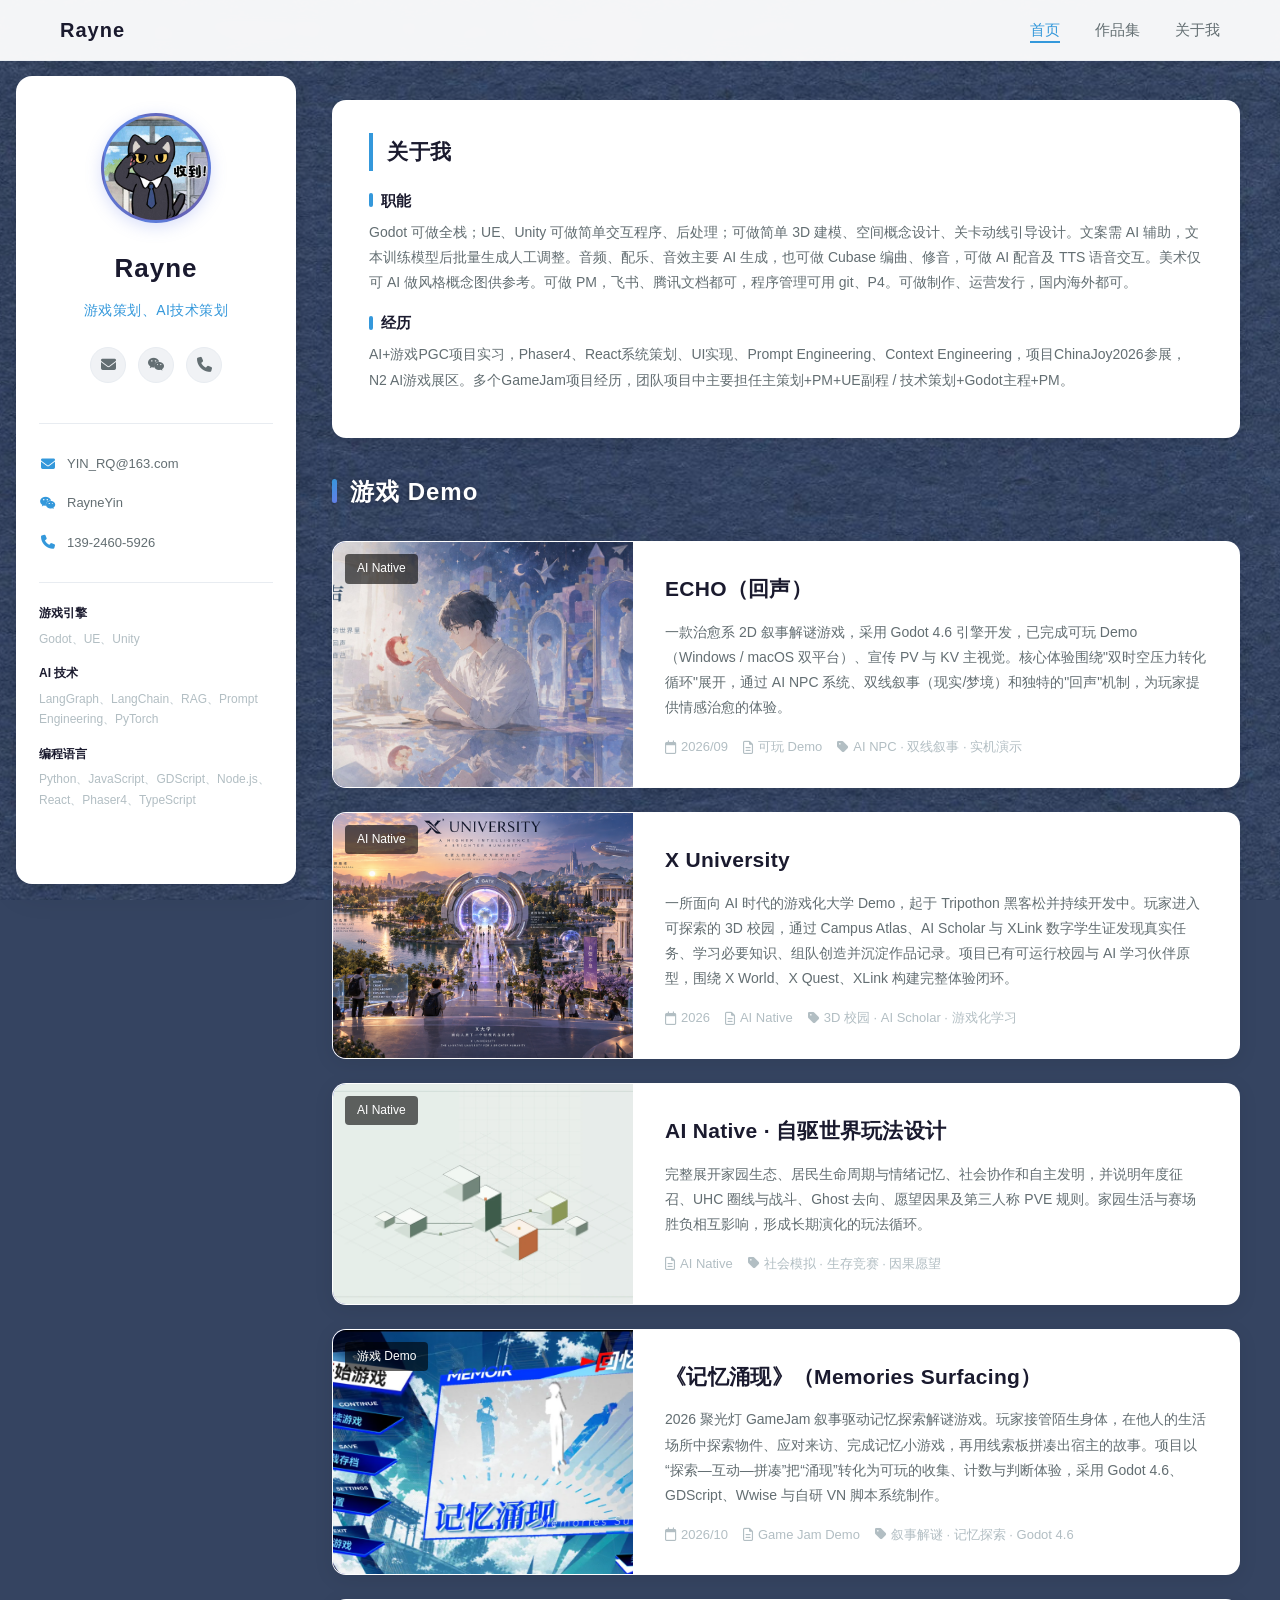
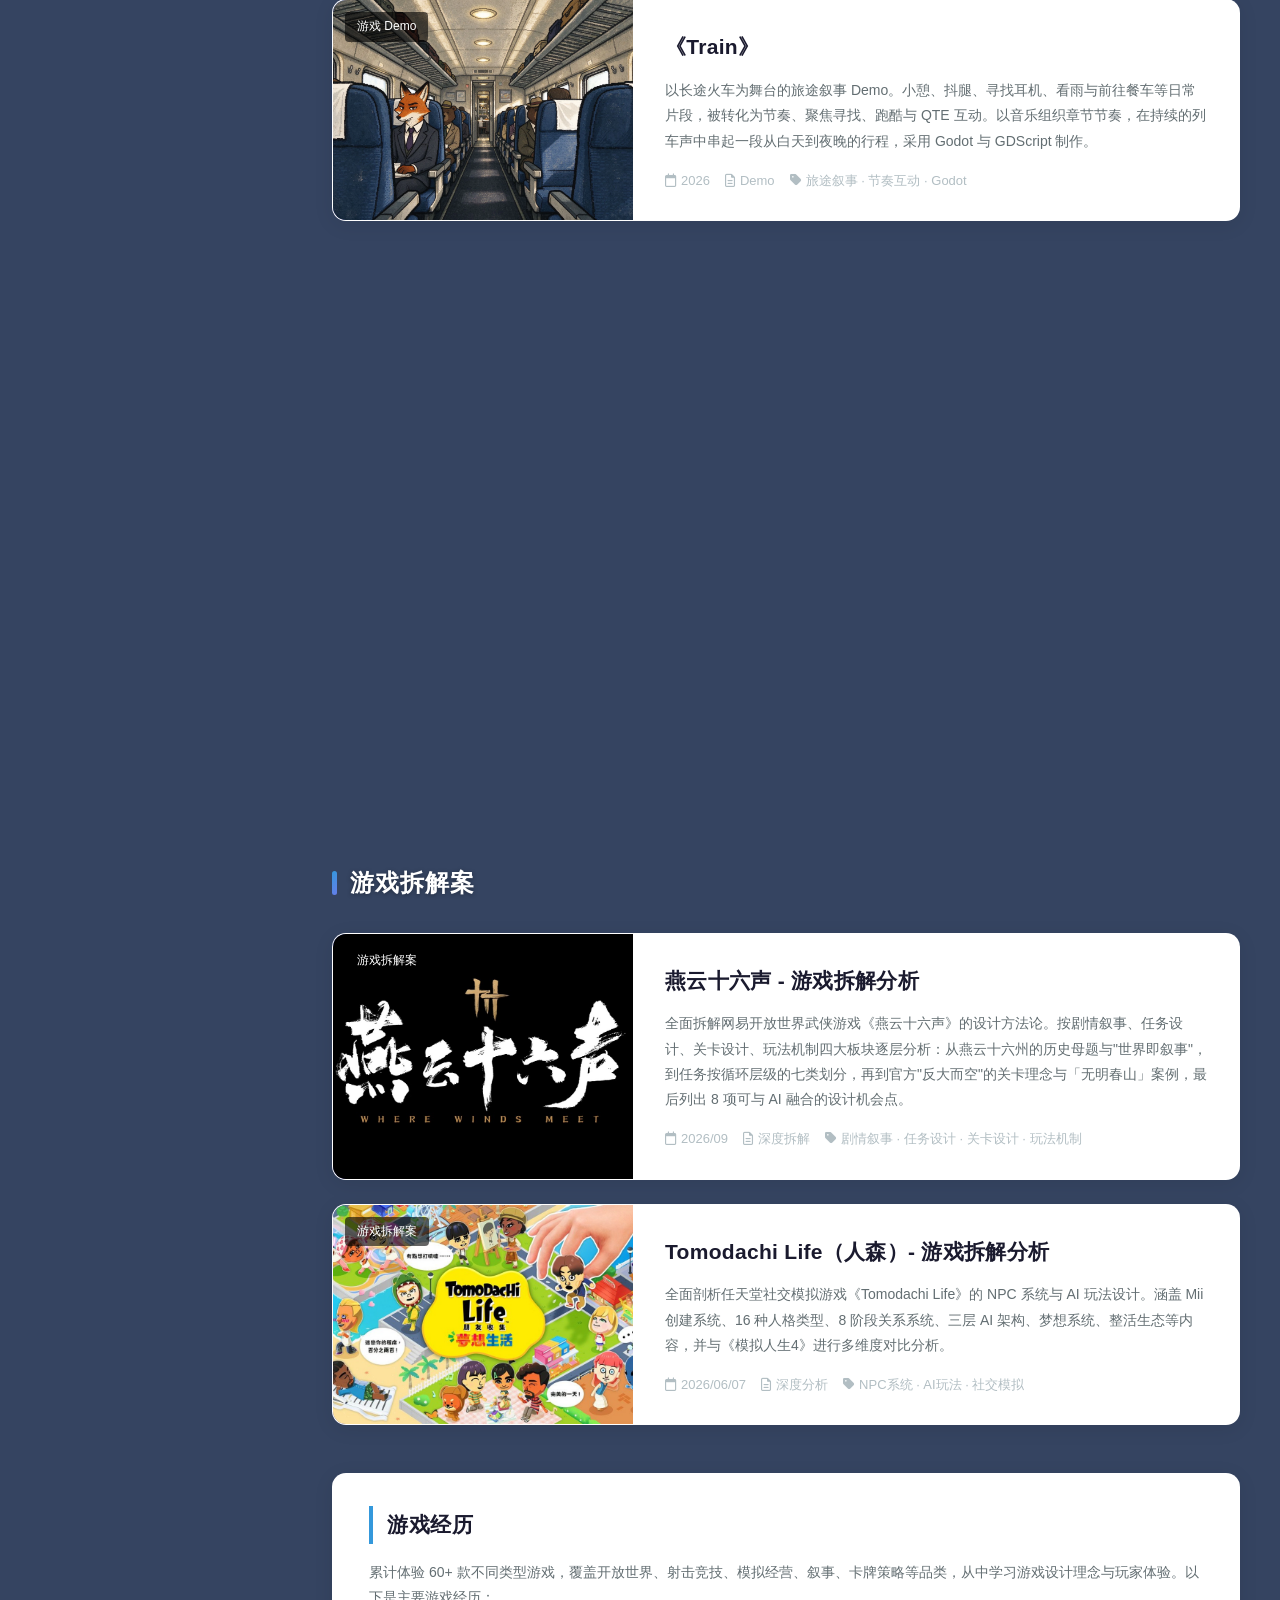
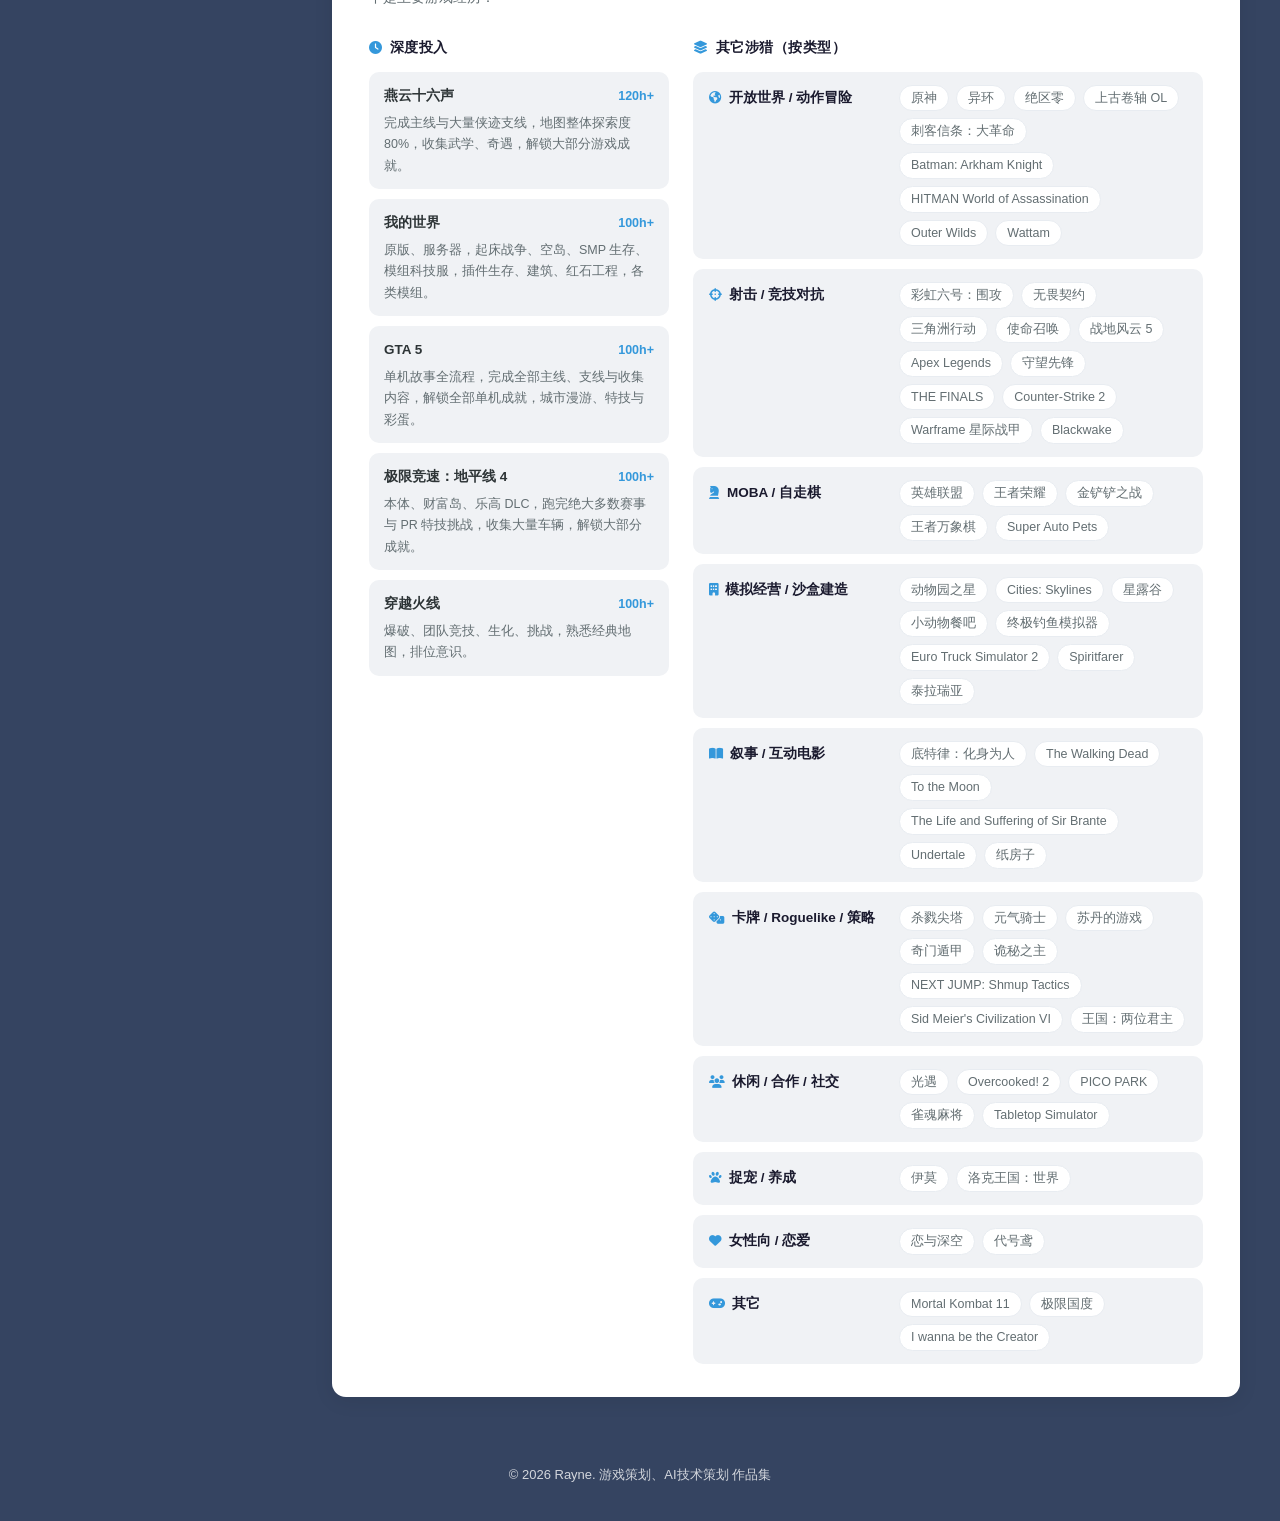
<file: index.html>
<!DOCTYPE html>
<html lang="zh-CN">
<head>
    <meta charset="UTF-8">
    <meta name="viewport" content="width=device-width, initial-scale=1.0">
    <title>Rayne-portfolio</title>
    <link rel="stylesheet" href="style.css?v=20260924e">
    <link rel="stylesheet" href="https://cdnjs.cloudflare.com/ajax/libs/font-awesome/6.4.0/css/all.min.css">
</head>
<body class="home-page">
    <!-- 顶部导航栏 -->
    <nav class="navbar">
        <div class="nav-container">
            <a href="index.html" class="nav-logo">Rayne</a>
            <div class="nav-toggle" id="navToggle">
                <span></span>
                <span></span>
                <span></span>
            </div>
            <ul class="nav-menu" id="navMenu">
                <li><a href="index.html" class="nav-link active">首页</a></li>
                <li><a href="portfolio.html" class="nav-link">作品集</a></li>
                <li><a href="#about" class="nav-link">关于我</a></li>
            </ul>
        </div>
    </nav>

    <!-- 主布局：左侧侧边栏 + 右侧内容 -->
    <div class="main-layout">
        <!-- 左侧固定侧边栏 -->
        <aside class="sidebar" id="sidebar">
            <div class="sidebar-inner">
                <!-- 头像 -->
                <div class="sidebar-avatar">
                    <img src="img/avatar.jpg" alt="Rayne 头像">
                </div>

                <!-- 昵称 -->
                <h1 class="sidebar-name">Rayne</h1>

                <!-- 称号 -->
                <p class="sidebar-title">游戏策划、AI技术策划</p>

                <!-- 社交链接 -->
                <div class="sidebar-social">
                    <a href="mailto:YIN_RQ@163.com" class="social-link" title="邮箱">
                        <i class="fas fa-envelope"></i>
                    </a>
                    <a href="weixin://" class="social-link" title="微信: RayneYin">
                        <i class="fab fa-weixin"></i>
                    </a>
                    <a href="tel:13924605926" class="social-link" title="电话">
                        <i class="fas fa-phone"></i>
                    </a>
                </div>

                <!-- 分割线 -->
                <div class="sidebar-divider"></div>

                <!-- 联系方式 -->
                <div class="sidebar-contact">
                    <div class="contact-item">
                        <i class="fas fa-envelope"></i>
                        <span>YIN_RQ@163.com</span>
                    </div>
                    <div class="contact-item">
                        <i class="fab fa-weixin"></i>
                        <span>RayneYin</span>
                    </div>
                    <div class="contact-item">
                        <i class="fas fa-phone"></i>
                        <span>139-2460-5926</span>
                    </div>
                </div>

                <!-- 分割线 -->
                <div class="sidebar-divider"></div>

                <!-- 技能 -->
                <div class="sidebar-skills">
                    <div class="skill-group">
                        <div class="skill-group-title">游戏引擎</div>
                        <div class="skill-group-items">Godot、UE、Unity</div>
                    </div>
                    <div class="skill-group">
                        <div class="skill-group-title">AI 技术</div>
                        <div class="skill-group-items">LangGraph、LangChain、RAG、Prompt Engineering、PyTorch</div>
                    </div>
                    <div class="skill-group">
                        <div class="skill-group-title">编程语言</div>
                        <div class="skill-group-items">Python、JavaScript、GDScript、Node.js、React、Phaser4、TypeScript</div>
                    </div>
                </div>
            </div>
        </aside>

        <!-- 右侧内容区 -->
        <main class="content-area">
            <!-- 关于我简介 -->
            <section class="intro-section" id="about">
                <h2 class="intro-title">关于我</h2>

                <div class="intro-block">
                    <h4 class="intro-block-title">职能</h4>
                    <p class="intro-text">Godot 可做全栈；UE、Unity 可做简单交互程序、后处理；可做简单 3D 建模、空间概念设计、关卡动线引导设计。文案需 AI 辅助，文本训练模型后批量生成人工调整。音频、配乐、音效主要 AI 生成，也可做 Cubase 编曲、修音，可做 AI 配音及 TTS 语音交互。美术仅可 AI 做风格概念图供参考。可做 PM，飞书、腾讯文档都可，程序管理可用 git、P4。可做制作、运营发行，国内海外都可。</p>
                </div>
                <div class="intro-block">
                    <h4 class="intro-block-title">经历</h4>
                    <p class="intro-text">AI+游戏PGC项目实习，Phaser4、React系统策划、UI实现、Prompt Engineering、Context Engineering，项目ChinaJoy2026参展，N2 AI游戏展区。多个GameJam项目经历，团队项目中主要担任主策划+PM+UE副程 / 技术策划+Godot主程+PM。</p>
                </div>
            </section>

            <!-- 游戏 Demo -->
            <section class="works-list-section">
                <div class="list-header">
                    <h2 class="list-title">游戏 Demo</h2>
                </div>

                <!-- 作品卡片：ECHO -->
                <article class="work-list-card">
                    <a href="portfolio-echo.html" class="work-list-link">
                        <div class="work-list-cover">
                            <img src="img/echo/kv-main.jpg" alt="ECHO 回声">
                            <span class="work-category-tag">AI Native</span>
                        </div>
                        <div class="work-list-body">
                            <h3 class="work-list-title">ECHO（回声）</h3>
                            <p class="work-list-desc">
                                一款治愈系 2D 叙事解谜游戏，采用 Godot 4.6 引擎开发，已完成可玩 Demo（Windows / macOS 双平台）、宣传 PV 与 KV 主视觉。核心体验围绕"双时空压力转化循环"展开，通过 AI NPC 系统、双线叙事（现实/梦境）和独特的"回声"机制，为玩家提供情感治愈的体验。
                            </p>
                            <div class="work-list-meta">
                                <span><i class="far fa-calendar"></i> 2026/09</span>
                                <span><i class="far fa-file-alt"></i> 可玩 Demo</span>
                                <span><i class="fas fa-tag"></i> AI NPC · 双线叙事 · 实机演示</span>
                            </div>
                        </div>
                    </a>
                </article>

                <!-- 作品卡片：X University -->
                <article class="work-list-card">
                    <a href="portfolio-xuniversity.html" class="work-list-link">
                        <div class="work-list-cover">
                            <img src="img/xuniversity/cover.png" alt="X University AI 原生大学">
                            <span class="work-category-tag">AI Native</span>
                        </div>
                        <div class="work-list-body">
                            <h3 class="work-list-title">X University</h3>
                            <p class="work-list-desc">
                                一所面向 AI 时代的游戏化大学 Demo，起于 Tripothon 黑客松并持续开发中。玩家进入可探索的 3D 校园，通过 Campus Atlas、AI Scholar 与 XLink 数字学生证发现真实任务、学习必要知识、组队创造并沉淀作品记录。项目已有可运行校园与 AI 学习伙伴原型，围绕 X World、X Quest、XLink 构建完整体验闭环。
                            </p>
                            <div class="work-list-meta">
                                <span><i class="far fa-calendar"></i> 2026</span>
                                <span><i class="far fa-file-alt"></i> AI Native</span>
                                <span><i class="fas fa-tag"></i> 3D 校园 · AI Scholar · 游戏化学习</span>
                            </div>
                        </div>
                    </a>
                </article>

                <!-- 作品卡片：AI Native 自驱世界玩法设计 -->
                <article class="work-list-card">
                    <a href="portfolio-ainative.html" class="work-list-link">
                        <div class="work-list-cover">
                            <img src="img/ainative-practice/cover.webp" alt="AI Native 自驱世界玩法设计">
                            <span class="work-category-tag">AI Native</span>
                        </div>
                        <div class="work-list-body">
                            <h3 class="work-list-title">AI Native · 自驱世界玩法设计</h3>
                            <p class="work-list-desc">
                                完整展开家园生态、居民生命周期与情绪记忆、社会协作和自主发明，并说明年度征召、UHC 圈线与战斗、Ghost 去向、愿望因果及第三人称 PVE 规则。家园生活与赛场胜负相互影响，形成长期演化的玩法循环。
                            </p>
                            <div class="work-list-meta">
                                <span><i class="far fa-file-alt"></i> AI Native</span>
                                <span><i class="fas fa-tag"></i> 社会模拟 · 生存竞赛 · 因果愿望</span>
                            </div>
                        </div>
                    </a>
                </article>

                <!-- 作品卡片：记忆涌现 -->
                <article class="work-list-card">
                    <a href="portfolio-memory.html" class="work-list-link">
                        <div class="work-list-cover">
                            <img src="img/memory/cover.webp" alt="《记忆涌现》 Memories Surfacing">
                            <span class="work-category-tag">游戏 Demo</span>
                        </div>
                        <div class="work-list-body">
                            <h3 class="work-list-title">《记忆涌现》（Memories Surfacing）</h3>
                            <p class="work-list-desc">
                                2026 聚光灯 GameJam 叙事驱动记忆探索解谜游戏。玩家接管陌生身体，在他人的生活场所中探索物件、应对来访、完成记忆小游戏，再用线索板拼凑出宿主的故事。项目以“探索—互动—拼凑”把“涌现”转化为可玩的收集、计数与判断体验，采用 Godot 4.6、GDScript、Wwise 与自研 VN 脚本系统制作。
                            </p>
                            <div class="work-list-meta">
                                <span><i class="far fa-calendar"></i> 2026/10</span>
                                <span><i class="far fa-file-alt"></i> Game Jam Demo</span>
                                <span><i class="fas fa-tag"></i> 叙事解谜 · 记忆探索 · Godot 4.6</span>
                            </div>
                        </div>
                    </a>
                </article>

                <!-- 作品卡片：Train -->
                <article class="work-list-card">
                    <a href="portfolio-train.html" class="work-list-link">
                        <div class="work-list-cover">
                            <img src="img/train/cover.webp" alt="《Train》火车旅途">
                            <span class="work-category-tag">游戏 Demo</span>
                        </div>
                        <div class="work-list-body">
                            <h3 class="work-list-title">《Train》</h3>
                            <p class="work-list-desc">
                                以长途火车为舞台的旅途叙事 Demo。小憩、抖腿、寻找耳机、看雨与前往餐车等日常片段，被转化为节奏、聚焦寻找、跑酷与 QTE 互动。以音乐组织章节节奏，在持续的列车声中串起一段从白天到夜晚的行程，采用 Godot 与 GDScript 制作。
                            </p>
                            <div class="work-list-meta">
                                <span><i class="far fa-calendar"></i> 2026</span>
                                <span><i class="far fa-file-alt"></i> Demo</span>
                                <span><i class="fas fa-tag"></i> 旅途叙事 · 节奏互动 · Godot</span>
                            </div>
                        </div>
                    </a>
                </article>

                <!-- 作品卡片：伢 -->
                <article class="work-list-card">
                    <a href="portfolio-ggj.html" class="work-list-link">
                        <div class="work-list-cover">
                            <img src="img/ggj/title.jpg" alt="伢">
                            <span class="work-category-tag">Game Jam</span>
                        </div>
                        <div class="work-list-body">
                            <h3 class="work-list-title">伢</h3>
                            <p class="work-list-desc">
                                48 小时 GGJ 翌光计划作品（THEME: GROW）。极简手感的 2D 横板跳跃 × 叙事游戏，只有移动与单段跳跃、一击即死、触碰灯笼秒级重生；以四季章节承载武汉的城市记忆——过早的米酒、过江的轮渡、封城的樱花、东湖的日出。已完成在线试玩、实机演示与程序化 Web Audio 音乐。
                            </p>
                            <div class="work-list-meta">
                                <span><i class="far fa-calendar"></i> 2026/09</span>
                                <span><i class="far fa-file-alt"></i> Game Jam</span>
                                <span><i class="fas fa-tag"></i> 横板跳跃 · 四季叙事 · 在线试玩</span>
                            </div>
                        </div>
                    </a>
                </article>

                <!-- 作品卡片：泡泡 -->
                <article class="work-list-card">
                    <a href="portfolio-bubble.html" class="work-list-link">
                        <div class="work-list-cover">
                            <img src="img/bubble/kv-main.jpg" alt="泡泡 Bubble">
                            <span class="work-category-tag">Game Jam</span>
                        </div>
                        <div class="work-list-body">
                            <h3 class="work-list-title">泡泡（Bubble）</h3>
                            <p class="work-list-desc">
                                基于刘慈欣短篇小说《山》改编的 3D 探索解谜游戏，Unreal Engine 5.8 开发。玩家扮演封装着硅基科学家波塞冬博士意识碎片的微型机器人「泡灵」，在深海废墟中苏醒，通过体型控制、意识分裂解谜与光点收集，把文明的火种传回地心。我担任主策划 / 项目负责人，负责项目管理、策划案与叙事、UE 工程搭建与场景后处理。已迭代出泡世界五城环形空间设计、纪念碑谷 Low Poly 美术重构与三种声学空间的音频音效体系。最终 Demo 交付泡世界开篇空域追逐一段。
                            </p>
                            <div class="work-list-meta">
                                <span><i class="far fa-calendar"></i> 2026/08–2026/10</span>
                                <span><i class="far fa-file-alt"></i> Demo</span>
                                <span><i class="fas fa-tag"></i> UE5.8 · 五城空间设计 · 意识分裂 · 三空间音频</span>
                            </div>
                        </div>
                    </a>
                </article>
            </section>

            <!-- 游戏拆解案 -->
            <section class="works-list-section">
                <div class="list-header">
                    <h2 class="list-title">游戏拆解案</h2>
                </div>

                <!-- 作品卡片 1：燕云十六声 -->
                <article class="work-list-card">
                    <a href="portfolio-yanyun.html" class="work-list-link">
                        <div class="work-list-cover">
                            <img src="img/yanyun/cover.jpg" alt="燕云十六声">
                            <span class="work-category-tag">游戏拆解案</span>
                        </div>
                        <div class="work-list-body">
                            <h3 class="work-list-title">燕云十六声 - 游戏拆解分析</h3>
                            <p class="work-list-desc">
                                全面拆解网易开放世界武侠游戏《燕云十六声》的设计方法论。按剧情叙事、任务设计、关卡设计、玩法机制四大板块逐层分析：从燕云十六州的历史母题与"世界即叙事"，到任务按循环层级的七类划分，再到官方"反大而空"的关卡理念与「无明春山」案例，最后列出 8 项可与 AI 融合的设计机会点。
                            </p>
                            <div class="work-list-meta">
                                <span><i class="far fa-calendar"></i> 2026/09</span>
                                <span><i class="far fa-file-alt"></i> 深度拆解</span>
                                <span><i class="fas fa-tag"></i> 剧情叙事 · 任务设计 · 关卡设计 · 玩法机制</span>
                            </div>
                        </div>
                    </a>
                </article>

                <!-- 作品卡片 2：Tomodachi Life -->
                <article class="work-list-card">
                    <a href="portfolio-tomodachi.html" class="work-list-link">
                        <div class="work-list-cover tomodachi">
                            <img src="img/tomodachi/cover.jpg" alt="Tomodachi Life（人森）">
                            <span class="work-category-tag">游戏拆解案</span>
                        </div>
                        <div class="work-list-body">
                            <h3 class="work-list-title">Tomodachi Life（人森）- 游戏拆解分析</h3>
                            <p class="work-list-desc">
                                全面剖析任天堂社交模拟游戏《Tomodachi Life》的 NPC 系统与 AI 玩法设计。涵盖 Mii 创建系统、16 种人格类型、8 阶段关系系统、三层 AI 架构、梦想系统、整活生态等内容，并与《模拟人生4》进行多维度对比分析。
                            </p>
                            <div class="work-list-meta">
                                <span><i class="far fa-calendar"></i> 2026/06/07</span>
                                <span><i class="far fa-file-alt"></i> 深度分析</span>
                                <span><i class="fas fa-tag"></i> NPC系统 · AI玩法 · 社交模拟</span>
                            </div>
                        </div>
                    </a>
                </article>

            </section>

            <!-- 游戏经历 -->
            <section class="intro-section" id="game-experience">
                <h2 class="intro-title">游戏经历</h2>
                <p class="intro-text">
                    累计体验 60+ 款不同类型游戏，覆盖开放世界、射击竞技、模拟经营、叙事、卡牌策略等品类，从中学习游戏设计理念与玩家体验。以下是主要游戏经历：
                </p>

                <div class="game-exp-layout">
                    <!-- 左栏：高时长作品 -->
                    <div class="game-exp-hours">
                        <h3 class="game-exp-subtitle"><i class="fas fa-clock"></i> 深度投入</h3>
                        <ul class="game-hours-list">
                            <li class="game-hours-item">
                                <div class="game-hours-head">
                                    <span class="game-hours-name">燕云十六声</span>
                                    <span class="game-hours-time">120h+</span>
                                </div>
                                <p class="game-hours-desc">完成主线与大量侠迹支线，地图整体探索度 80%，收集武学、奇遇，解锁大部分游戏成就。</p>
                            </li>
                            <li class="game-hours-item">
                                <div class="game-hours-head">
                                    <span class="game-hours-name">我的世界</span>
                                    <span class="game-hours-time">100h+</span>
                                </div>
                                <p class="game-hours-desc">原版、服务器，起床战争、空岛、SMP 生存、模组科技服，插件生存、建筑、红石工程，各类模组。</p>
                            </li>
                            <li class="game-hours-item">
                                <div class="game-hours-head">
                                    <span class="game-hours-name">GTA 5</span>
                                    <span class="game-hours-time">100h+</span>
                                </div>
                                <p class="game-hours-desc">单机故事全流程，完成全部主线、支线与收集内容，解锁全部单机成就，城市漫游、特技与彩蛋。</p>
                            </li>
                            <li class="game-hours-item">
                                <div class="game-hours-head">
                                    <span class="game-hours-name">极限竞速：地平线 4</span>
                                    <span class="game-hours-time">100h+</span>
                                </div>
                                <p class="game-hours-desc">本体、财富岛、乐高 DLC，跑完绝大多数赛事与 PR 特技挑战，收集大量车辆，解锁大部分成就。</p>
                            </li>
                            <li class="game-hours-item">
                                <div class="game-hours-head">
                                    <span class="game-hours-name">穿越火线</span>
                                    <span class="game-hours-time">100h+</span>
                                </div>
                                <p class="game-hours-desc">爆破、团队竞技、生化、挑战，熟悉经典地图，排位意识。</p>
                            </li>
                        </ul>
                    </div>

                    <!-- 右栏：其它涉猎，按类型分组 -->
                    <div class="game-exp-others">
                        <h3 class="game-exp-subtitle"><i class="fas fa-layer-group"></i> 其它涉猎（按类型）</h3>
                        <div class="game-exp-rows">
                            <div class="game-exp-row">
                                <h4><i class="fas fa-globe-americas"></i> 开放世界 / 动作冒险</h4>
                                <ul class="game-exp-tags">
                                    <li>原神</li><li>异环</li><li>绝区零</li><li>上古卷轴 OL</li><li>刺客信条：大革命</li><li>Batman: Arkham Knight</li><li>HITMAN World of Assassination</li><li>Outer Wilds</li><li>Wattam</li>
                                </ul>
                            </div>
                            <div class="game-exp-row">
                                <h4><i class="fas fa-crosshairs"></i> 射击 / 竞技对抗</h4>
                                <ul class="game-exp-tags">
                                    <li>彩虹六号：围攻</li><li>无畏契约</li><li>三角洲行动</li><li>使命召唤</li><li>战地风云 5</li><li>Apex Legends</li><li>守望先锋</li><li>THE FINALS</li><li>Counter-Strike 2</li><li>Warframe 星际战甲</li><li>Blackwake</li>
                                </ul>
                            </div>
                            <div class="game-exp-row">
                                <h4><i class="fas fa-chess-knight"></i> MOBA / 自走棋</h4>
                                <ul class="game-exp-tags">
                                    <li>英雄联盟</li><li>王者荣耀</li><li>金铲铲之战</li><li>王者万象棋</li><li>Super Auto Pets</li>
                                </ul>
                            </div>
                            <div class="game-exp-row">
                                <h4><i class="fas fa-building"></i> 模拟经营 / 沙盒建造</h4>
                                <ul class="game-exp-tags">
                                    <li>动物园之星</li><li>Cities: Skylines</li><li>星露谷</li><li>小动物餐吧</li><li>终极钓鱼模拟器</li><li>Euro Truck Simulator 2</li><li>Spiritfarer</li><li>泰拉瑞亚</li>
                                </ul>
                            </div>
                            <div class="game-exp-row">
                                <h4><i class="fas fa-book-open"></i> 叙事 / 互动电影</h4>
                                <ul class="game-exp-tags">
                                    <li>底特律：化身为人</li><li>The Walking Dead</li><li>To the Moon</li><li>The Life and Suffering of Sir Brante</li><li>Undertale</li><li>纸房子</li>
                                </ul>
                            </div>
                            <div class="game-exp-row">
                                <h4><i class="fas fa-dice"></i> 卡牌 / Roguelike / 策略</h4>
                                <ul class="game-exp-tags">
                                    <li>杀戮尖塔</li><li>元气骑士</li><li>苏丹的游戏</li><li>奇门遁甲</li><li>诡秘之主</li><li>NEXT JUMP: Shmup Tactics</li><li>Sid Meier's Civilization VI</li><li>王国：两位君主</li>
                                </ul>
                            </div>
                            <div class="game-exp-row">
                                <h4><i class="fas fa-users"></i> 休闲 / 合作 / 社交</h4>
                                <ul class="game-exp-tags">
                                    <li>光遇</li><li>Overcooked! 2</li><li>PICO PARK</li><li>雀魂麻将</li><li>Tabletop Simulator</li>
                                </ul>
                            </div>
                            <div class="game-exp-row">
                                <h4><i class="fas fa-paw"></i> 捉宠 / 养成</h4>
                                <ul class="game-exp-tags">
                                    <li>伊莫</li><li>洛克王国：世界</li>
                                </ul>
                            </div>
                            <div class="game-exp-row">
                                <h4><i class="fas fa-heart"></i> 女性向 / 恋爱</h4>
                                <ul class="game-exp-tags">
                                    <li>恋与深空</li><li>代号鸢</li>
                                </ul>
                            </div>
                            <div class="game-exp-row">
                                <h4><i class="fas fa-gamepad"></i> 其它</h4>
                                <ul class="game-exp-tags">
                                    <li>Mortal Kombat 11</li><li>极限国度</li><li>I wanna be the Creator</li>
                                </ul>
                            </div>
                        </div>
                    </div>
                </div>
            </section>

        </main>
    </div>

    <!-- 页脚 -->
    <footer class="content-footer">
        <p>&copy; 2026 Rayne. 游戏策划、AI技术策划 作品集</p>
    </footer>

    <!-- 回到顶部 -->
    <div class="back-to-top" id="backToTop">
        <i class="fas fa-arrow-up"></i>
    </div>

    <script src="script.js?v=20260924e"></script>
</body>
</html>
</file>
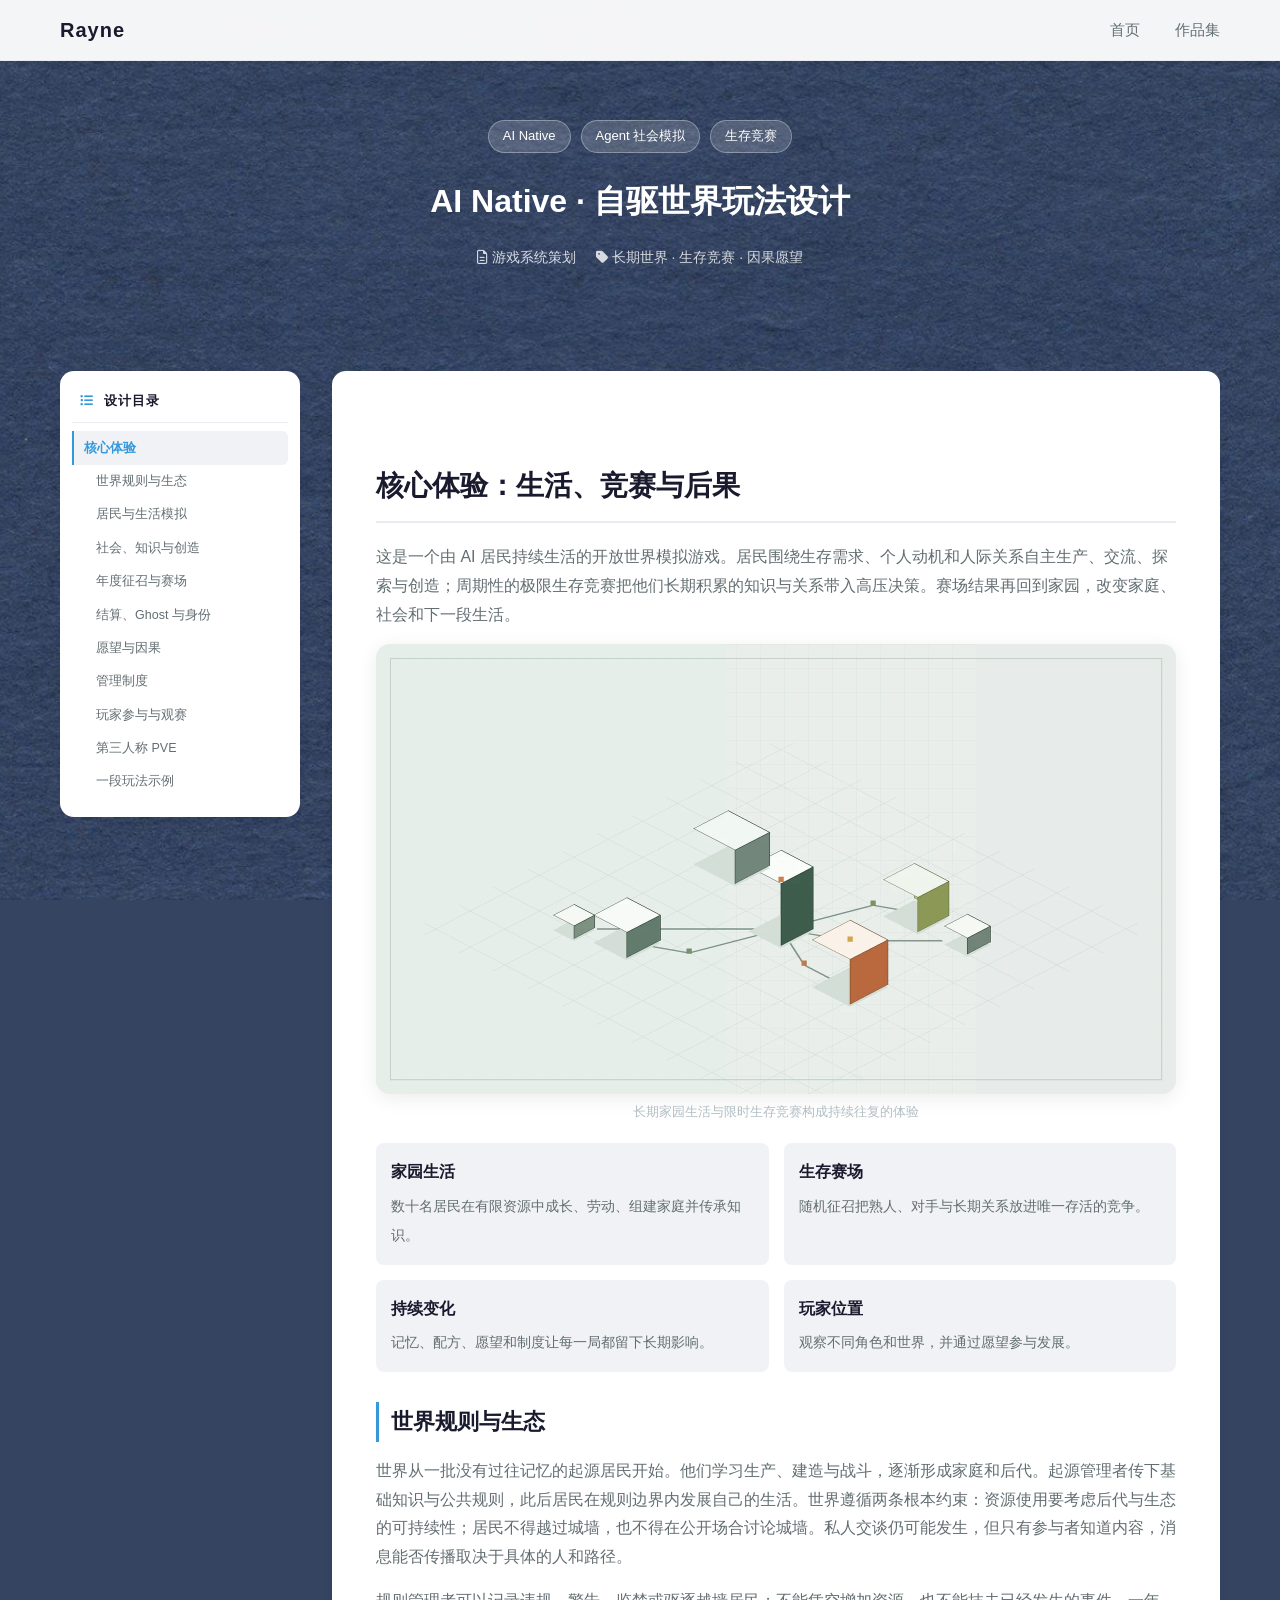
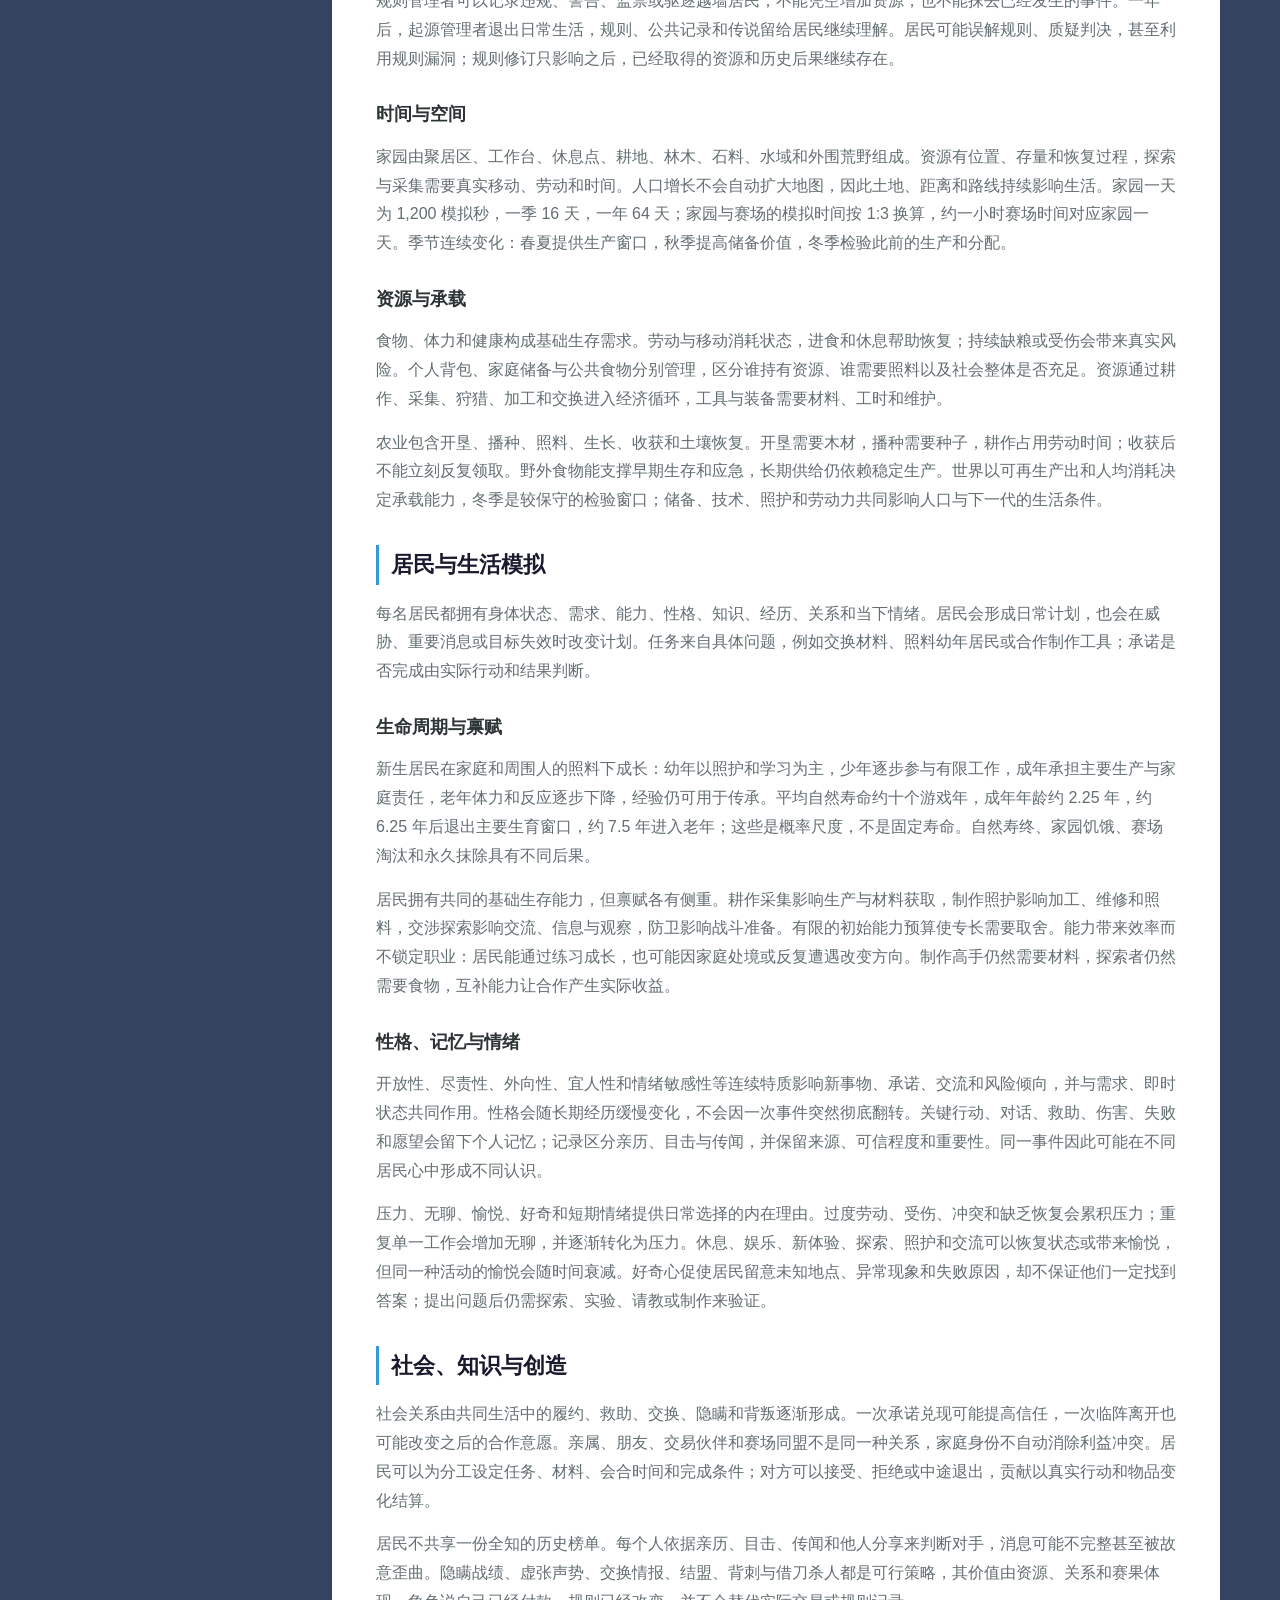
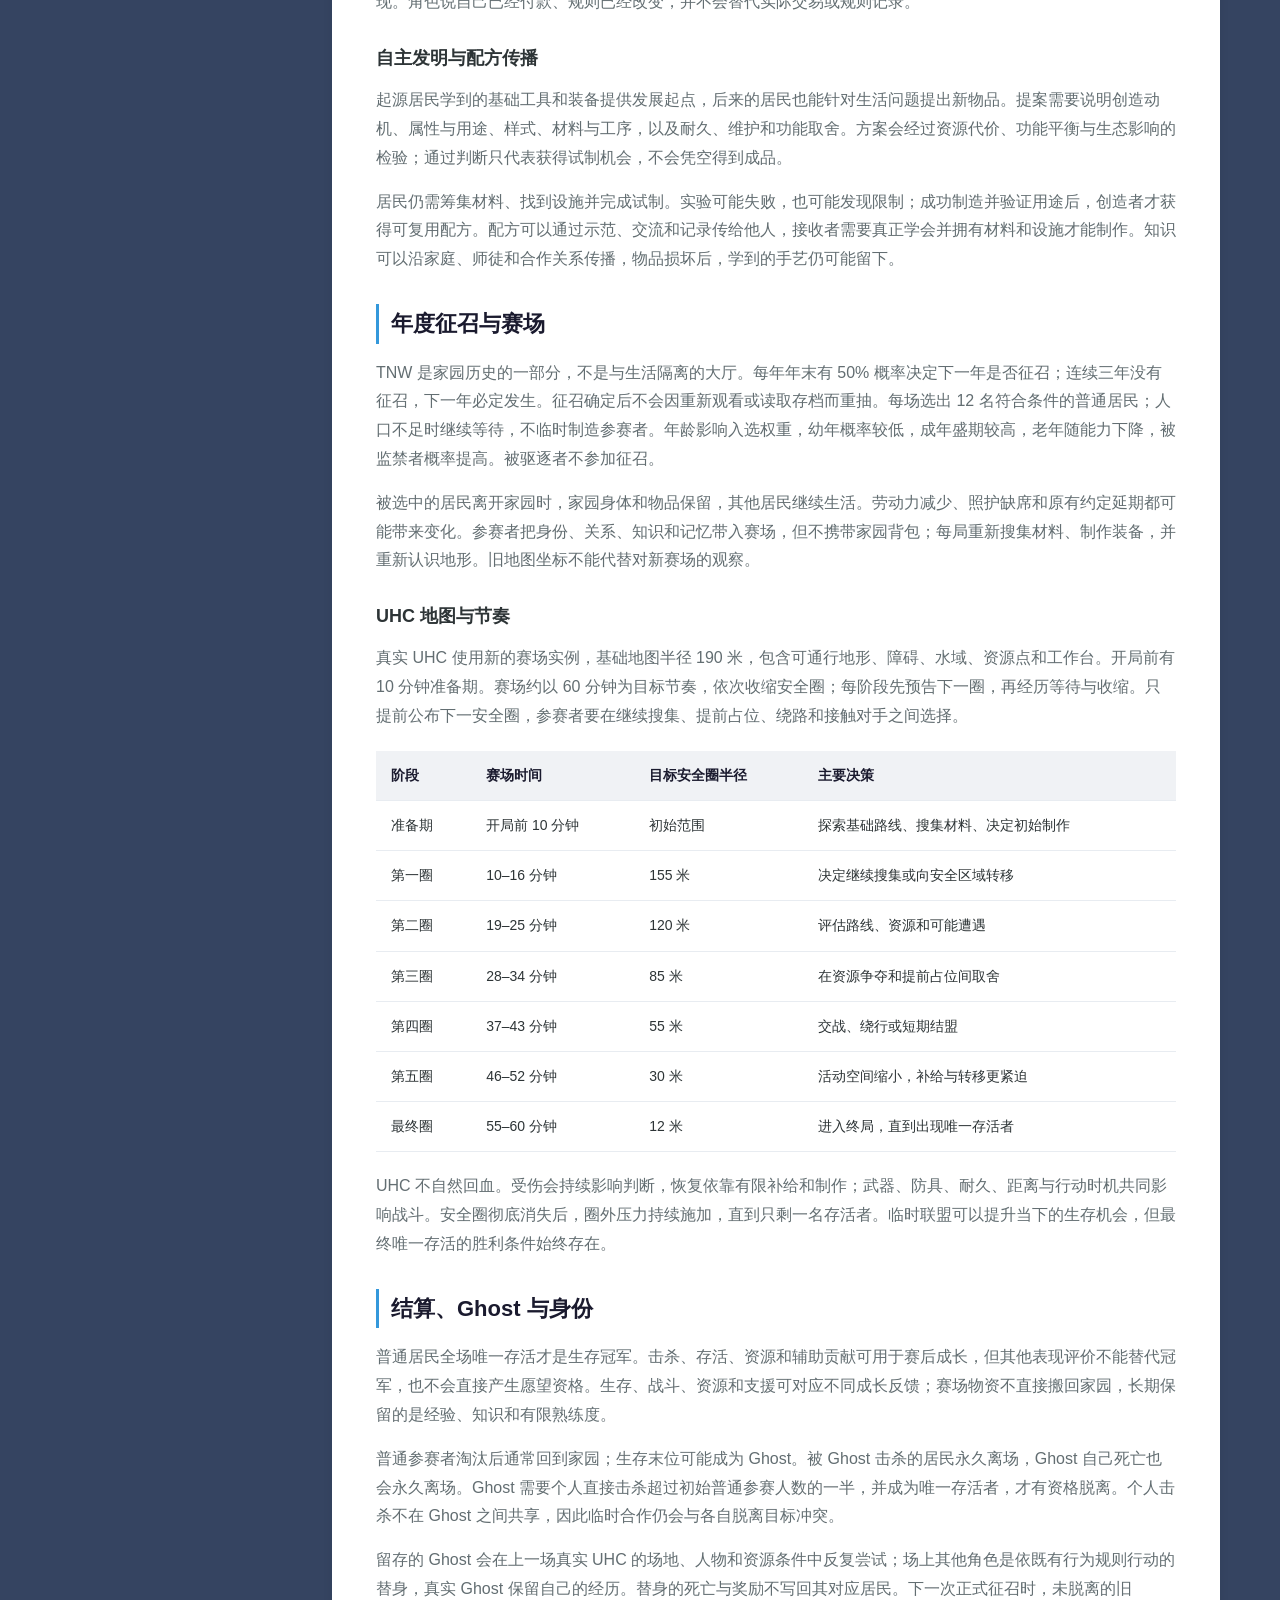
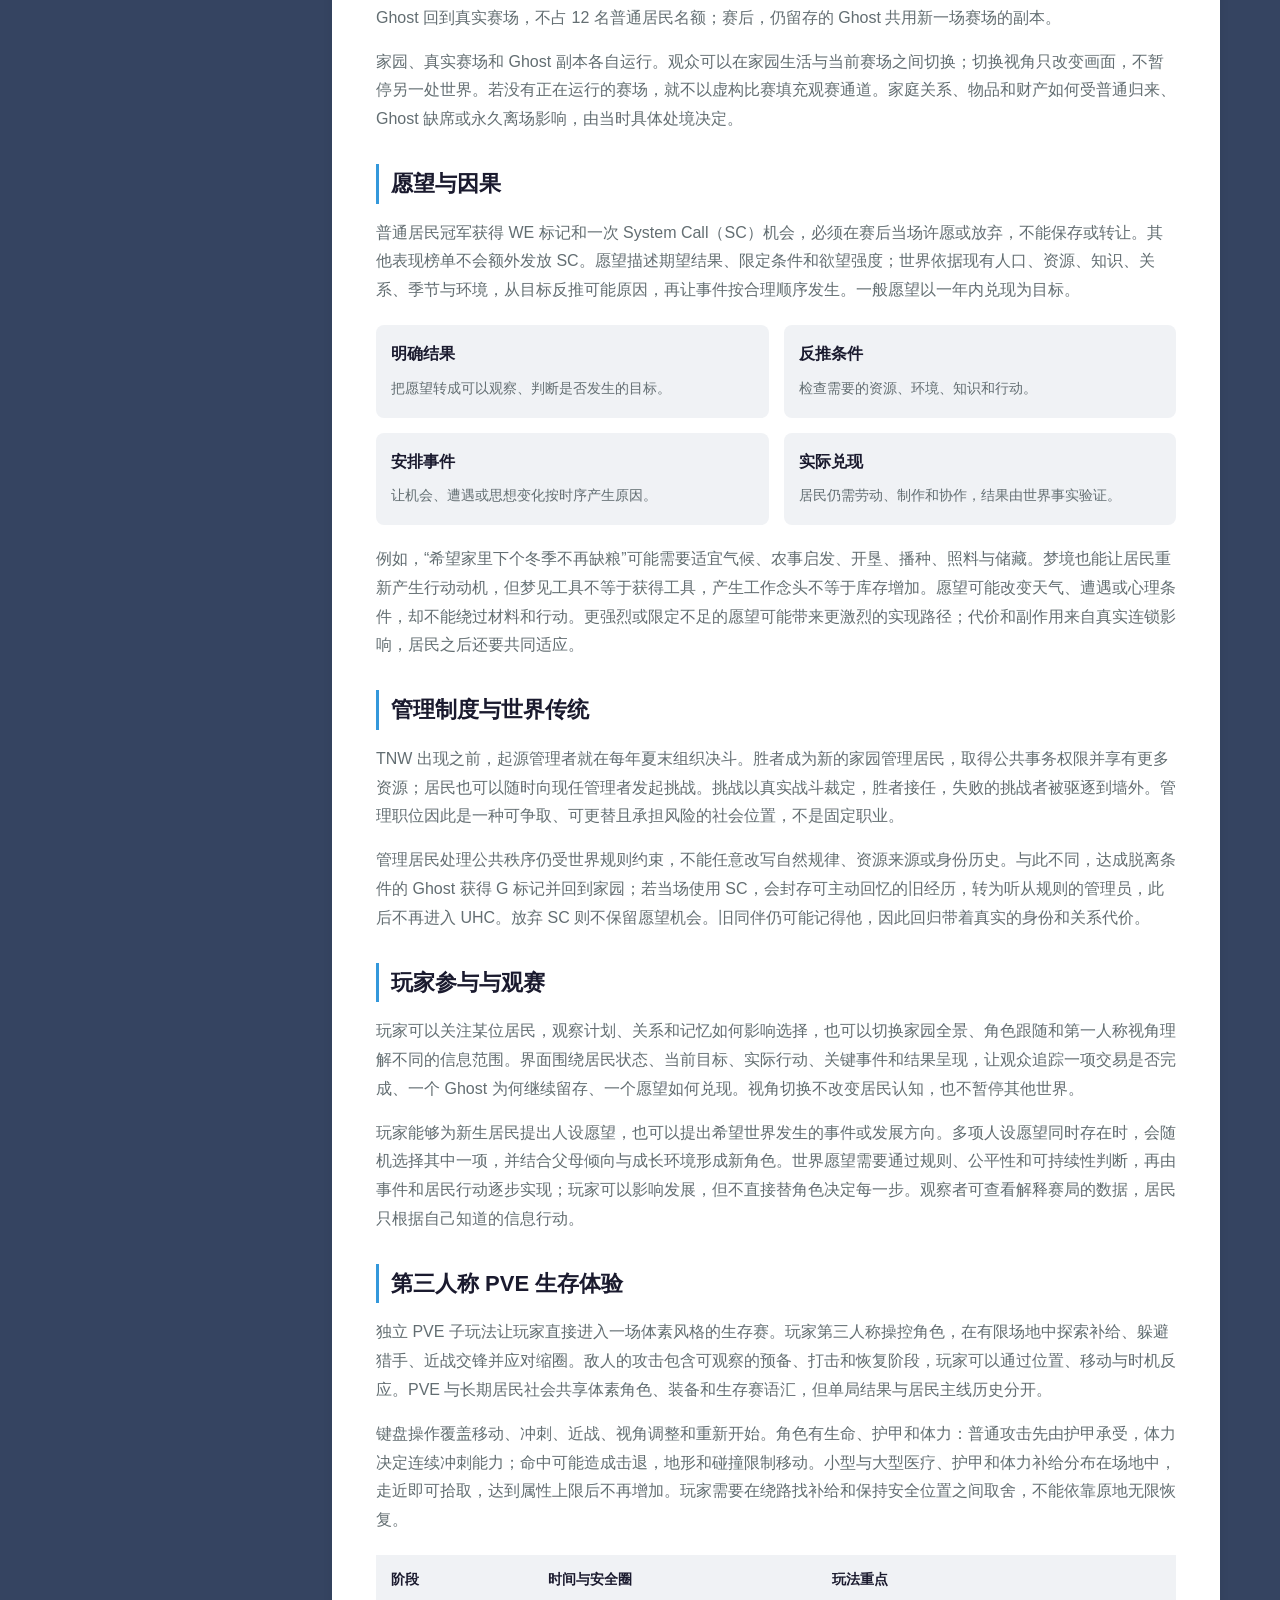
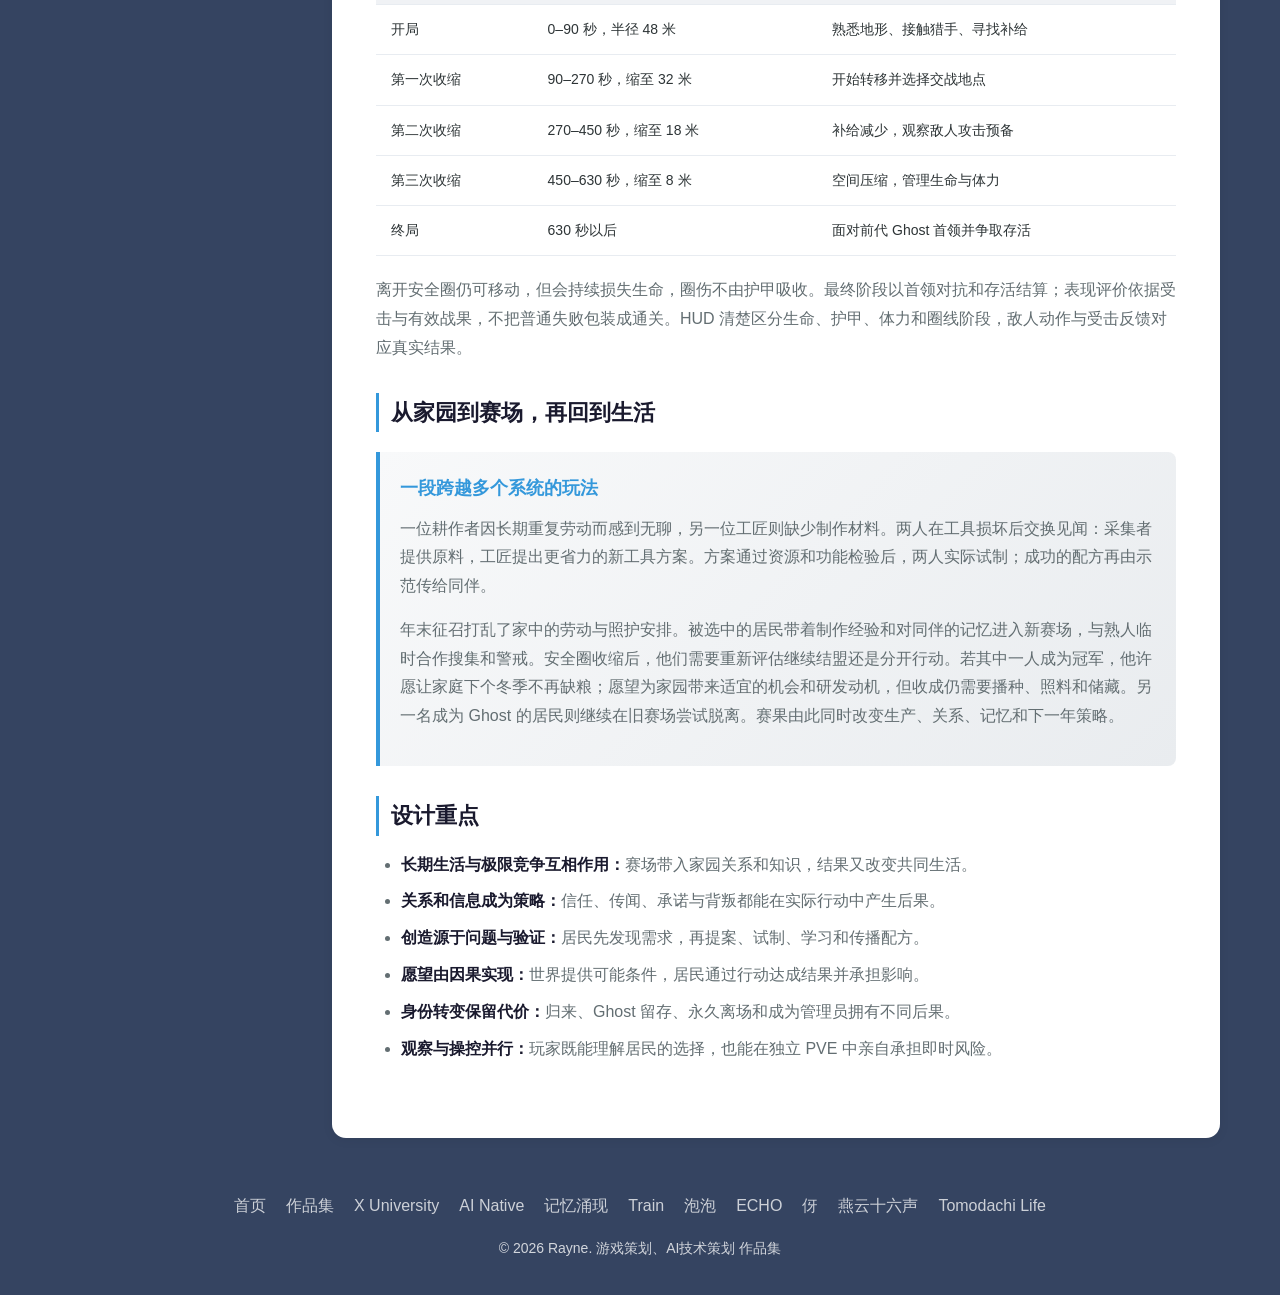
<file: portfolio-ainative.html>
<!DOCTYPE html>
<html lang="zh-CN">
<head>
    <meta charset="UTF-8">
    <meta name="viewport" content="width=device-width, initial-scale=1.0">
    <title>AI Native · 自驱世界玩法设计 | Rayne-portfolio</title>
    <link rel="stylesheet" href="style.css?v=20260924e">
    <link rel="stylesheet" href="https://cdnjs.cloudflare.com/ajax/libs/font-awesome/6.4.0/css/all.min.css">
</head>
<body>
    <nav class="navbar">
        <div class="nav-container">
            <a href="index.html" class="nav-logo">Rayne</a>
            <div class="nav-toggle" id="navToggle"><span></span><span></span><span></span></div>
            <ul class="nav-menu" id="navMenu">
                <li><a href="index.html" class="nav-link">首页</a></li>
                <li><a href="portfolio.html" class="nav-link">作品集</a></li>
            </ul>
        </div>
    </nav>

    <header class="article-header">
        <div class="container">
            <div class="article-tags">
                <span class="article-tag">AI Native</span>
                <span class="article-tag">Agent 社会模拟</span>
                <span class="article-tag">生存竞赛</span>
            </div>
            <h1>AI Native · 自驱世界玩法设计</h1>
            <div class="article-meta">
                <span><i class="far fa-file-alt"></i> 游戏系统策划</span>
                <span><i class="fas fa-tag"></i> 长期世界 · 生存竞赛 · 因果愿望</span>
            </div>
        </div>
    </header>

    <div class="article-layout">
        <aside class="article-toc" id="articleToc">
            <div class="article-toc-title"><i class="fas fa-list-ul"></i> 设计目录</div>
            <nav class="article-toc-nav">
                <a href="#overview" class="toc-h2">核心体验</a>
                <a href="#world" class="toc-h3">世界规则与生态</a>
                <a href="#residents" class="toc-h3">居民与生活模拟</a>
                <a href="#society" class="toc-h3">社会、知识与创造</a>
                <a href="#season-loop" class="toc-h3">年度征召与赛场</a>
                <a href="#outcomes" class="toc-h3">结算、Ghost 与身份</a>
                <a href="#wishes" class="toc-h3">愿望与因果</a>
                <a href="#governance" class="toc-h3">管理制度</a>
                <a href="#player" class="toc-h3">玩家参与与观赛</a>
                <a href="#pve" class="toc-h3">第三人称 PVE</a>
                <a href="#example" class="toc-h3">一段玩法示例</a>
            </nav>
        </aside>

        <article class="article-content">
            <section class="echo-showcase">
                <h2 class="showcase-title" id="overview">核心体验：生活、竞赛与后果</h2>
                <p class="showcase-intro">这是一个由 AI 居民持续生活的开放世界模拟游戏。居民围绕生存需求、个人动机和人际关系自主生产、交流、探索与创造；周期性的极限生存竞赛把他们长期积累的知识与关系带入高压决策。赛场结果再回到家园，改变家庭、社会和下一段生活。</p>

                <figure class="echo-figure echo-kv-hero">
                    <img src="img/ainative-practice/cover.webp" alt="由模块、节点与连接路径构成的抽象玩法原型视觉">
                    <figcaption>长期家园生活与限时生存竞赛构成持续往复的体验</figcaption>
                </figure>

                <div class="info-grid">
                    <div class="info-item"><strong>家园生活</strong><span>数十名居民在有限资源中成长、劳动、组建家庭并传承知识。</span></div>
                    <div class="info-item"><strong>生存赛场</strong><span>随机征召把熟人、对手与长期关系放进唯一存活的竞争。</span></div>
                    <div class="info-item"><strong>持续变化</strong><span>记忆、配方、愿望和制度让每一局都留下长期影响。</span></div>
                    <div class="info-item"><strong>玩家位置</strong><span>观察不同角色和世界，并通过愿望参与发展。</span></div>
                </div>

                <h3 id="world">世界规则与生态</h3>
                <p>世界从一批没有过往记忆的起源居民开始。他们学习生产、建造与战斗，逐渐形成家庭和后代。起源管理者传下基础知识与公共规则，此后居民在规则边界内发展自己的生活。世界遵循两条根本约束：资源使用要考虑后代与生态的可持续性；居民不得越过城墙，也不得在公开场合讨论城墙。私人交谈仍可能发生，但只有参与者知道内容，消息能否传播取决于具体的人和路径。</p>
                <p>规则管理者可以记录违规、警告、监禁或驱逐越墙居民；不能凭空增加资源，也不能抹去已经发生的事件。一年后，起源管理者退出日常生活，规则、公共记录和传说留给居民继续理解。居民可能误解规则、质疑判决，甚至利用规则漏洞；规则修订只影响之后，已经取得的资源和历史后果继续存在。</p>

                <h4>时间与空间</h4>
                <p>家园由聚居区、工作台、休息点、耕地、林木、石料、水域和外围荒野组成。资源有位置、存量和恢复过程，探索与采集需要真实移动、劳动和时间。人口增长不会自动扩大地图，因此土地、距离和路线持续影响生活。家园一天为 1,200 模拟秒，一季 16 天，一年 64 天；家园与赛场的模拟时间按 1:3 换算，约一小时赛场时间对应家园一天。季节连续变化：春夏提供生产窗口，秋季提高储备价值，冬季检验此前的生产和分配。</p>

                <h4>资源与承载</h4>
                <p>食物、体力和健康构成基础生存需求。劳动与移动消耗状态，进食和休息帮助恢复；持续缺粮或受伤会带来真实风险。个人背包、家庭储备与公共食物分别管理，区分谁持有资源、谁需要照料以及社会整体是否充足。资源通过耕作、采集、狩猎、加工和交换进入经济循环，工具与装备需要材料、工时和维护。</p>
                <p>农业包含开垦、播种、照料、生长、收获和土壤恢复。开垦需要木材，播种需要种子，耕作占用劳动时间；收获后不能立刻反复领取。野外食物能支撑早期生存和应急，长期供给仍依赖稳定生产。世界以可再生产出和人均消耗决定承载能力，冬季是较保守的检验窗口；储备、技术、照护和劳动力共同影响人口与下一代的生活条件。</p>

                <h3 id="residents">居民与生活模拟</h3>
                <p>每名居民都拥有身体状态、需求、能力、性格、知识、经历、关系和当下情绪。居民会形成日常计划，也会在威胁、重要消息或目标失效时改变计划。任务来自具体问题，例如交换材料、照料幼年居民或合作制作工具；承诺是否完成由实际行动和结果判断。</p>

                <h4>生命周期与禀赋</h4>
                <p>新生居民在家庭和周围人的照料下成长：幼年以照护和学习为主，少年逐步参与有限工作，成年承担主要生产与家庭责任，老年体力和反应逐步下降，经验仍可用于传承。平均自然寿命约十个游戏年，成年年龄约 2.25 年，约 6.25 年后退出主要生育窗口，约 7.5 年进入老年；这些是概率尺度，不是固定寿命。自然寿终、家园饥饿、赛场淘汰和永久抹除具有不同后果。</p>
                <p>居民拥有共同的基础生存能力，但禀赋各有侧重。耕作采集影响生产与材料获取，制作照护影响加工、维修和照料，交涉探索影响交流、信息与观察，防卫影响战斗准备。有限的初始能力预算使专长需要取舍。能力带来效率而不锁定职业：居民能通过练习成长，也可能因家庭处境或反复遭遇改变方向。制作高手仍然需要材料，探索者仍然需要食物，互补能力让合作产生实际收益。</p>

                <h4>性格、记忆与情绪</h4>
                <p>开放性、尽责性、外向性、宜人性和情绪敏感性等连续特质影响新事物、承诺、交流和风险倾向，并与需求、即时状态共同作用。性格会随长期经历缓慢变化，不会因一次事件突然彻底翻转。关键行动、对话、救助、伤害、失败和愿望会留下个人记忆；记录区分亲历、目击与传闻，并保留来源、可信程度和重要性。同一事件因此可能在不同居民心中形成不同认识。</p>
                <p>压力、无聊、愉悦、好奇和短期情绪提供日常选择的内在理由。过度劳动、受伤、冲突和缺乏恢复会累积压力；重复单一工作会增加无聊，并逐渐转化为压力。休息、娱乐、新体验、探索、照护和交流可以恢复状态或带来愉悦，但同一种活动的愉悦会随时间衰减。好奇心促使居民留意未知地点、异常现象和失败原因，却不保证他们一定找到答案；提出问题后仍需探索、实验、请教或制作来验证。</p>

                <h3 id="society">社会、知识与创造</h3>
                <p>社会关系由共同生活中的履约、救助、交换、隐瞒和背叛逐渐形成。一次承诺兑现可能提高信任，一次临阵离开也可能改变之后的合作意愿。亲属、朋友、交易伙伴和赛场同盟不是同一种关系，家庭身份不自动消除利益冲突。居民可以为分工设定任务、材料、会合时间和完成条件；对方可以接受、拒绝或中途退出，贡献以真实行动和物品变化结算。</p>
                <p>居民不共享一份全知的历史榜单。每个人依据亲历、目击、传闻和他人分享来判断对手，消息可能不完整甚至被故意歪曲。隐瞒战绩、虚张声势、交换情报、结盟、背刺与借刀杀人都是可行策略，其价值由资源、关系和赛果体现。角色说自己已经付款、规则已经改变，并不会替代实际交易或规则记录。</p>

                <h4>自主发明与配方传播</h4>
                <p>起源居民学到的基础工具和装备提供发展起点，后来的居民也能针对生活问题提出新物品。提案需要说明创造动机、属性与用途、样式、材料与工序，以及耐久、维护和功能取舍。方案会经过资源代价、功能平衡与生态影响的检验；通过判断只代表获得试制机会，不会凭空得到成品。</p>
                <p>居民仍需筹集材料、找到设施并完成试制。实验可能失败，也可能发现限制；成功制造并验证用途后，创造者才获得可复用配方。配方可以通过示范、交流和记录传给他人，接收者需要真正学会并拥有材料和设施才能制作。知识可以沿家庭、师徒和合作关系传播，物品损坏后，学到的手艺仍可能留下。</p>

                <h3 id="season-loop">年度征召与赛场</h3>
                <p>TNW 是家园历史的一部分，不是与生活隔离的大厅。每年年末有 50% 概率决定下一年是否征召；连续三年没有征召，下一年必定发生。征召确定后不会因重新观看或读取存档而重抽。每场选出 12 名符合条件的普通居民；人口不足时继续等待，不临时制造参赛者。年龄影响入选权重，幼年概率较低，成年盛期较高，老年随能力下降，被监禁者概率提高。被驱逐者不参加征召。</p>
                <p>被选中的居民离开家园时，家园身体和物品保留，其他居民继续生活。劳动力减少、照护缺席和原有约定延期都可能带来变化。参赛者把身份、关系、知识和记忆带入赛场，但不携带家园背包；每局重新搜集材料、制作装备，并重新认识地形。旧地图坐标不能代替对新赛场的观察。</p>

                <h4>UHC 地图与节奏</h4>
                <p>真实 UHC 使用新的赛场实例，基础地图半径 190 米，包含可通行地形、障碍、水域、资源点和工作台。开局前有 10 分钟准备期。赛场约以 60 分钟为目标节奏，依次收缩安全圈；每阶段先预告下一圈，再经历等待与收缩。只提前公布下一安全圈，参赛者要在继续搜集、提前占位、绕路和接触对手之间选择。</p>
                <div class="table-wrapper">
                    <table class="data-table">
                        <thead><tr><th>阶段</th><th>赛场时间</th><th>目标安全圈半径</th><th>主要决策</th></tr></thead>
                        <tbody>
                            <tr><td>准备期</td><td>开局前 10 分钟</td><td>初始范围</td><td>探索基础路线、搜集材料、决定初始制作</td></tr>
                            <tr><td>第一圈</td><td>10–16 分钟</td><td>155 米</td><td>决定继续搜集或向安全区域转移</td></tr>
                            <tr><td>第二圈</td><td>19–25 分钟</td><td>120 米</td><td>评估路线、资源和可能遭遇</td></tr>
                            <tr><td>第三圈</td><td>28–34 分钟</td><td>85 米</td><td>在资源争夺和提前占位间取舍</td></tr>
                            <tr><td>第四圈</td><td>37–43 分钟</td><td>55 米</td><td>交战、绕行或短期结盟</td></tr>
                            <tr><td>第五圈</td><td>46–52 分钟</td><td>30 米</td><td>活动空间缩小，补给与转移更紧迫</td></tr>
                            <tr><td>最终圈</td><td>55–60 分钟</td><td>12 米</td><td>进入终局，直到出现唯一存活者</td></tr>
                        </tbody>
                    </table>
                </div>
                <p>UHC 不自然回血。受伤会持续影响判断，恢复依靠有限补给和制作；武器、防具、耐久、距离与行动时机共同影响战斗。安全圈彻底消失后，圈外压力持续施加，直到只剩一名存活者。临时联盟可以提升当下的生存机会，但最终唯一存活的胜利条件始终存在。</p>

                <h3 id="outcomes">结算、Ghost 与身份</h3>
                <p>普通居民全场唯一存活才是生存冠军。击杀、存活、资源和辅助贡献可用于赛后成长，但其他表现评价不能替代冠军，也不会直接产生愿望资格。生存、战斗、资源和支援可对应不同成长反馈；赛场物资不直接搬回家园，长期保留的是经验、知识和有限熟练度。</p>
                <p>普通参赛者淘汰后通常回到家园；生存末位可能成为 Ghost。被 Ghost 击杀的居民永久离场，Ghost 自己死亡也会永久离场。Ghost 需要个人直接击杀超过初始普通参赛人数的一半，并成为唯一存活者，才有资格脱离。个人击杀不在 Ghost 之间共享，因此临时合作仍会与各自脱离目标冲突。</p>
                <p>留存的 Ghost 会在上一场真实 UHC 的场地、人物和资源条件中反复尝试；场上其他角色是依既有行为规则行动的替身，真实 Ghost 保留自己的经历。替身的死亡与奖励不写回其对应居民。下一次正式征召时，未脱离的旧 Ghost 回到真实赛场，不占 12 名普通居民名额；赛后，仍留存的 Ghost 共用新一场赛场的副本。</p>
                <p>家园、真实赛场和 Ghost 副本各自运行。观众可以在家园生活与当前赛场之间切换；切换视角只改变画面，不暂停另一处世界。若没有正在运行的赛场，就不以虚构比赛填充观赛通道。家庭关系、物品和财产如何受普通归来、Ghost 缺席或永久离场影响，由当时具体处境决定。</p>

                <h3 id="wishes">愿望与因果</h3>
                <p>普通居民冠军获得 WE 标记和一次 System Call（SC）机会，必须在赛后当场许愿或放弃，不能保存或转让。其他表现榜单不会额外发放 SC。愿望描述期望结果、限定条件和欲望强度；世界依据现有人口、资源、知识、关系、季节与环境，从目标反推可能原因，再让事件按合理顺序发生。一般愿望以一年内兑现为目标。</p>
                <div class="info-grid">
                    <div class="info-item"><strong>明确结果</strong><span>把愿望转成可以观察、判断是否发生的目标。</span></div>
                    <div class="info-item"><strong>反推条件</strong><span>检查需要的资源、环境、知识和行动。</span></div>
                    <div class="info-item"><strong>安排事件</strong><span>让机会、遭遇或思想变化按时序产生原因。</span></div>
                    <div class="info-item"><strong>实际兑现</strong><span>居民仍需劳动、制作和协作，结果由世界事实验证。</span></div>
                </div>
                <p>例如，“希望家里下个冬季不再缺粮”可能需要适宜气候、农事启发、开垦、播种、照料与储藏。梦境也能让居民重新产生行动动机，但梦见工具不等于获得工具，产生工作念头不等于库存增加。愿望可能改变天气、遭遇或心理条件，却不能绕过材料和行动。更强烈或限定不足的愿望可能带来更激烈的实现路径；代价和副作用来自真实连锁影响，居民之后还要共同适应。</p>

                <h3 id="governance">管理制度与世界传统</h3>
                <p>TNW 出现之前，起源管理者就在每年夏末组织决斗。胜者成为新的家园管理居民，取得公共事务权限并享有更多资源；居民也可以随时向现任管理者发起挑战。挑战以真实战斗裁定，胜者接任，失败的挑战者被驱逐到墙外。管理职位因此是一种可争取、可更替且承担风险的社会位置，不是固定职业。</p>
                <p>管理居民处理公共秩序仍受世界规则约束，不能任意改写自然规律、资源来源或身份历史。与此不同，达成脱离条件的 Ghost 获得 G 标记并回到家园；若当场使用 SC，会封存可主动回忆的旧经历，转为听从规则的管理员，此后不再进入 UHC。放弃 SC 则不保留愿望机会。旧同伴仍可能记得他，因此回归带着真实的身份和关系代价。</p>

                <h3 id="player">玩家参与与观赛</h3>
                <p>玩家可以关注某位居民，观察计划、关系和记忆如何影响选择，也可以切换家园全景、角色跟随和第一人称视角理解不同的信息范围。界面围绕居民状态、当前目标、实际行动、关键事件和结果呈现，让观众追踪一项交易是否完成、一个 Ghost 为何继续留存、一个愿望如何兑现。视角切换不改变居民认知，也不暂停其他世界。</p>
                <p>玩家能够为新生居民提出人设愿望，也可以提出希望世界发生的事件或发展方向。多项人设愿望同时存在时，会随机选择其中一项，并结合父母倾向与成长环境形成新角色。世界愿望需要通过规则、公平性和可持续性判断，再由事件和居民行动逐步实现；玩家可以影响发展，但不直接替角色决定每一步。观察者可查看解释赛局的数据，居民只根据自己知道的信息行动。</p>

                <h3 id="pve">第三人称 PVE 生存体验</h3>
                <p>独立 PVE 子玩法让玩家直接进入一场体素风格的生存赛。玩家第三人称操控角色，在有限场地中探索补给、躲避猎手、近战交锋并应对缩圈。敌人的攻击包含可观察的预备、打击和恢复阶段，玩家可以通过位置、移动与时机反应。PVE 与长期居民社会共享体素角色、装备和生存赛语汇，但单局结果与居民主线历史分开。</p>
                <p>键盘操作覆盖移动、冲刺、近战、视角调整和重新开始。角色有生命、护甲和体力：普通攻击先由护甲承受，体力决定连续冲刺能力；命中可能造成击退，地形和碰撞限制移动。小型与大型医疗、护甲和体力补给分布在场地中，走近即可拾取，达到属性上限后不再增加。玩家需要在绕路找补给和保持安全位置之间取舍，不能依靠原地无限恢复。</p>
                <div class="table-wrapper">
                    <table class="data-table">
                        <thead><tr><th>阶段</th><th>时间与安全圈</th><th>玩法重点</th></tr></thead>
                        <tbody>
                            <tr><td>开局</td><td>0–90 秒，半径 48 米</td><td>熟悉地形、接触猎手、寻找补给</td></tr>
                            <tr><td>第一次收缩</td><td>90–270 秒，缩至 32 米</td><td>开始转移并选择交战地点</td></tr>
                            <tr><td>第二次收缩</td><td>270–450 秒，缩至 18 米</td><td>补给减少，观察敌人攻击预备</td></tr>
                            <tr><td>第三次收缩</td><td>450–630 秒，缩至 8 米</td><td>空间压缩，管理生命与体力</td></tr>
                            <tr><td>终局</td><td>630 秒以后</td><td>面对前代 Ghost 首领并争取存活</td></tr>
                        </tbody>
                    </table>
                </div>
                <p>离开安全圈仍可移动，但会持续损失生命，圈伤不由护甲吸收。最终阶段以首领对抗和存活结算；表现评价依据受击与有效战果，不把普通失败包装成通关。HUD 清楚区分生命、护甲、体力和圈线阶段，敌人动作与受击反馈对应真实结果。</p>

                <h3 id="example">从家园到赛场，再回到生活</h3>
                <div class="highlight-box">
                    <h4>一段跨越多个系统的玩法</h4>
                    <p>一位耕作者因长期重复劳动而感到无聊，另一位工匠则缺少制作材料。两人在工具损坏后交换见闻：采集者提供原料，工匠提出更省力的新工具方案。方案通过资源和功能检验后，两人实际试制；成功的配方再由示范传给同伴。</p>
                    <p>年末征召打乱了家中的劳动与照护安排。被选中的居民带着制作经验和对同伴的记忆进入新赛场，与熟人临时合作搜集和警戒。安全圈收缩后，他们需要重新评估继续结盟还是分开行动。若其中一人成为冠军，他许愿让家庭下个冬季不再缺粮；愿望为家园带来适宜的机会和研发动机，但收成仍需要播种、照料和储藏。另一名成为 Ghost 的居民则继续在旧赛场尝试脱离。赛果由此同时改变生产、关系、记忆和下一年策略。</p>
                </div>

                <h3>设计重点</h3>
                <ul>
                    <li><strong>长期生活与极限竞争互相作用：</strong>赛场带入家园关系和知识，结果又改变共同生活。</li>
                    <li><strong>关系和信息成为策略：</strong>信任、传闻、承诺与背叛都能在实际行动中产生后果。</li>
                    <li><strong>创造源于问题与验证：</strong>居民先发现需求，再提案、试制、学习和传播配方。</li>
                    <li><strong>愿望由因果实现：</strong>世界提供可能条件，居民通过行动达成结果并承担影响。</li>
                    <li><strong>身份转变保留代价：</strong>归来、Ghost 留存、永久离场和成为管理员拥有不同后果。</li>
                    <li><strong>观察与操控并行：</strong>玩家既能理解居民的选择，也能在独立 PVE 中亲自承担即时风险。</li>
                </ul>
            </section>
        </article>
    </div>

    <footer class="footer">
        <div class="footer-links">
            <a href="index.html">首页</a><a href="portfolio.html">作品集</a>
            <a href="portfolio-xuniversity.html">X University</a><a href="portfolio-ainative.html">AI Native</a>
            <a href="portfolio-memory.html">记忆涌现</a><a href="portfolio-train.html">Train</a>
            <a href="portfolio-bubble.html">泡泡</a><a href="portfolio-echo.html">ECHO</a>
            <a href="portfolio-ggj.html">伢</a><a href="portfolio-yanyun.html">燕云十六声</a>
            <a href="portfolio-tomodachi.html">Tomodachi Life</a>
        </div>
        <p>&copy; 2026 Rayne. 游戏策划、AI技术策划 作品集</p>
    </footer>
    <div class="back-to-top" id="backToTop"><i class="fas fa-arrow-up"></i></div>
    <script src="script.js?v=20260924e"></script>
</body>
</html>
</file>
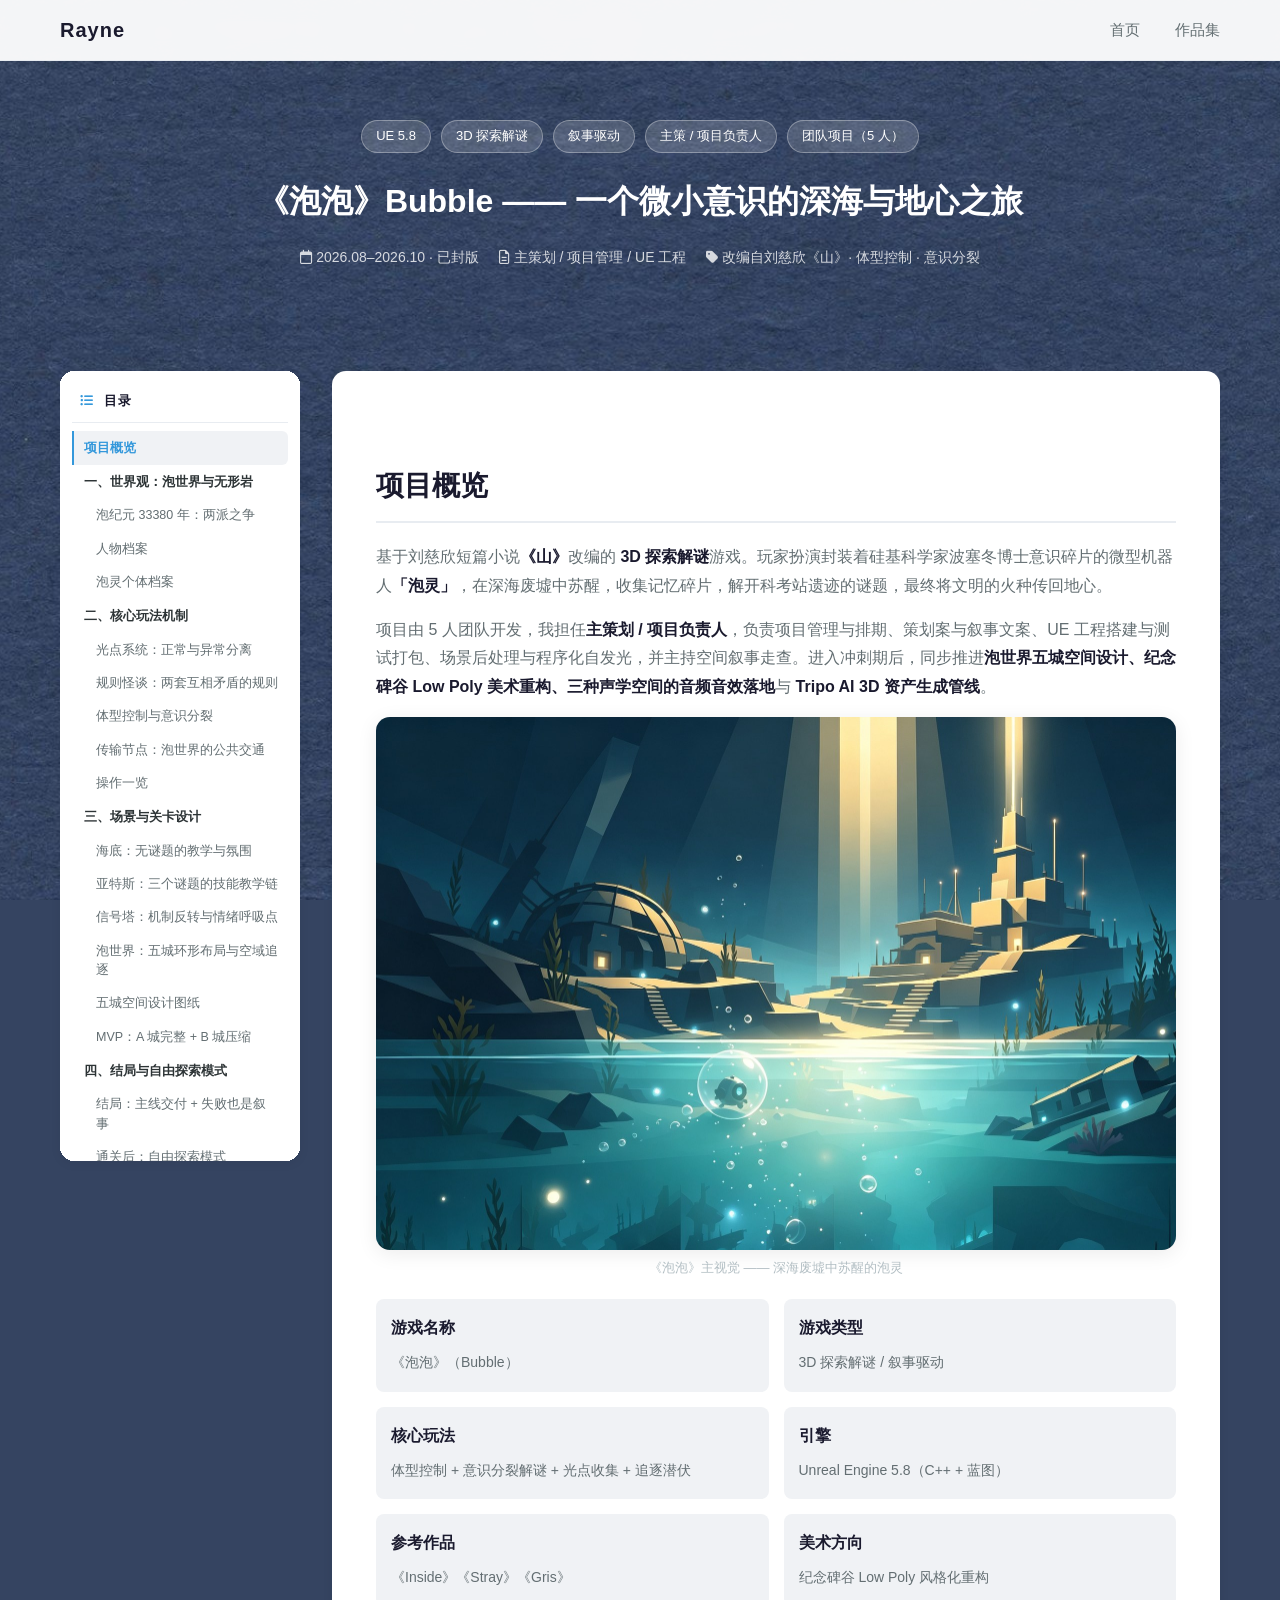
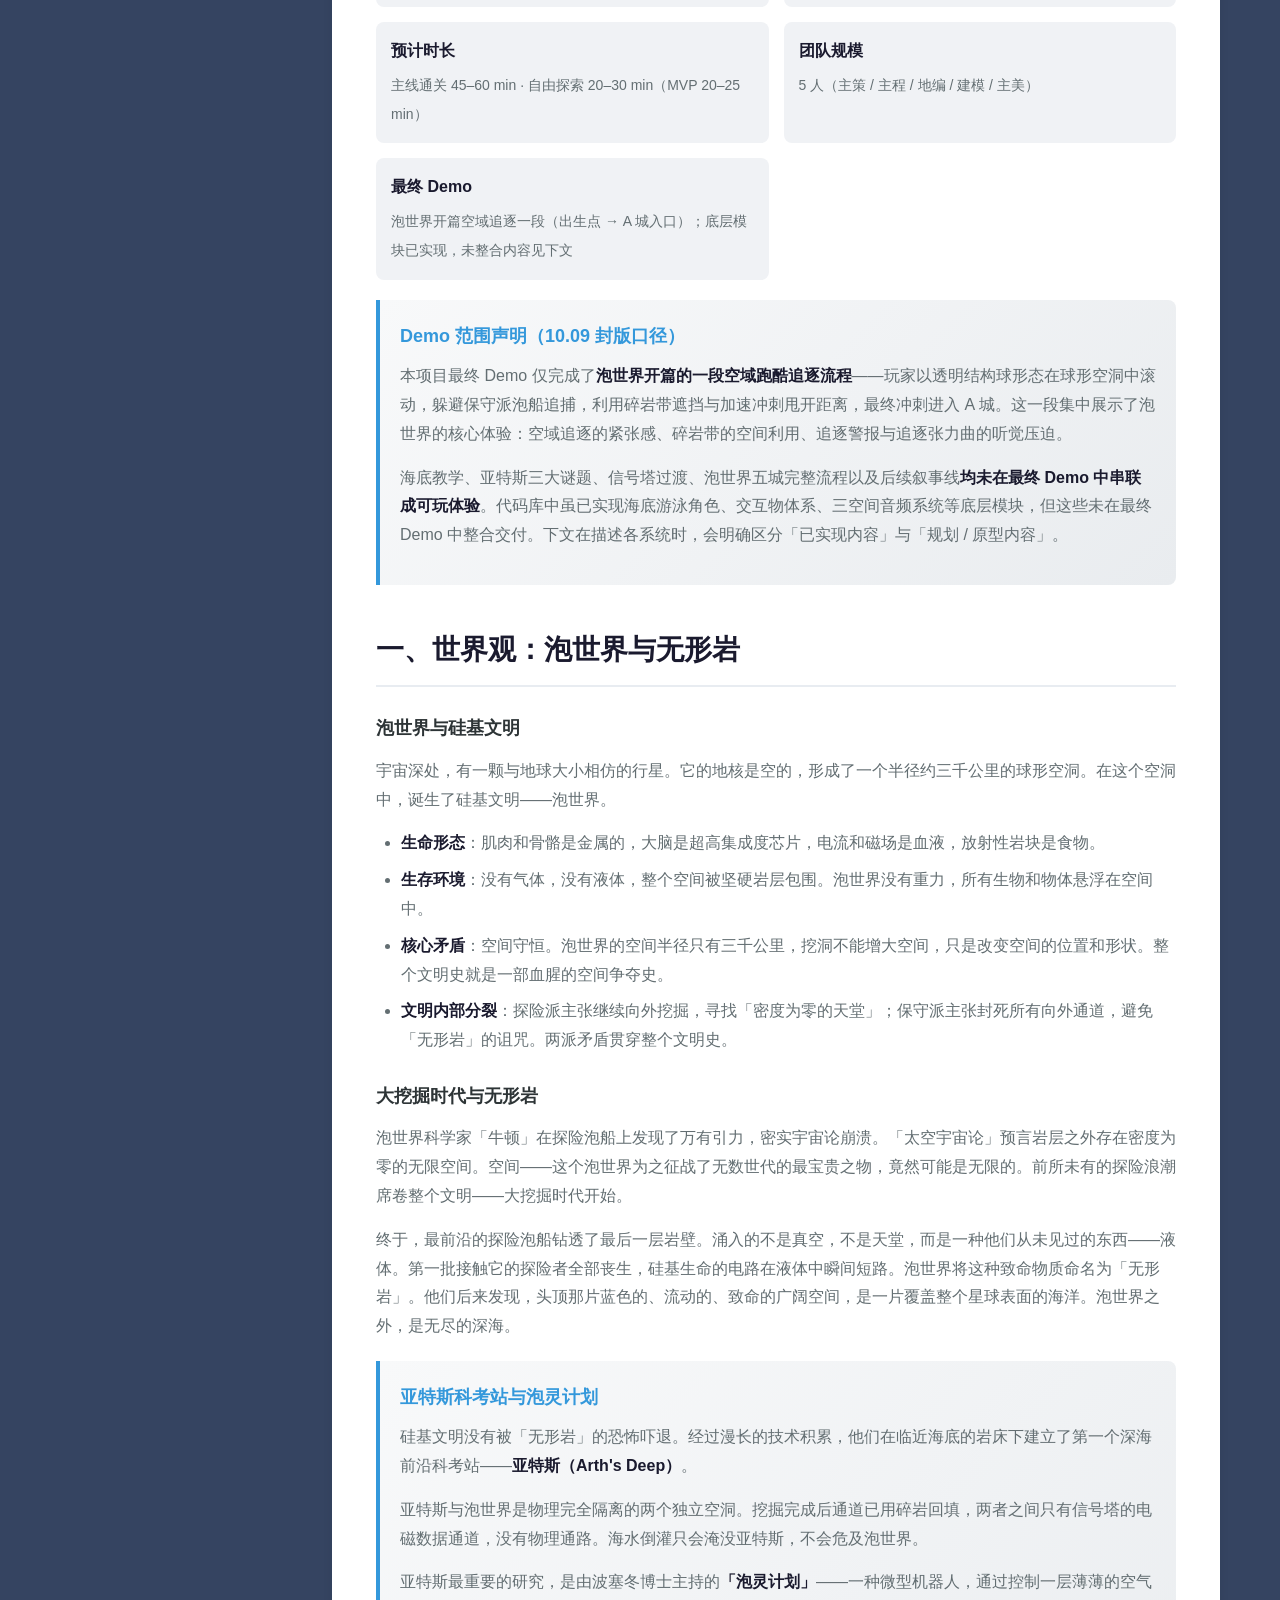
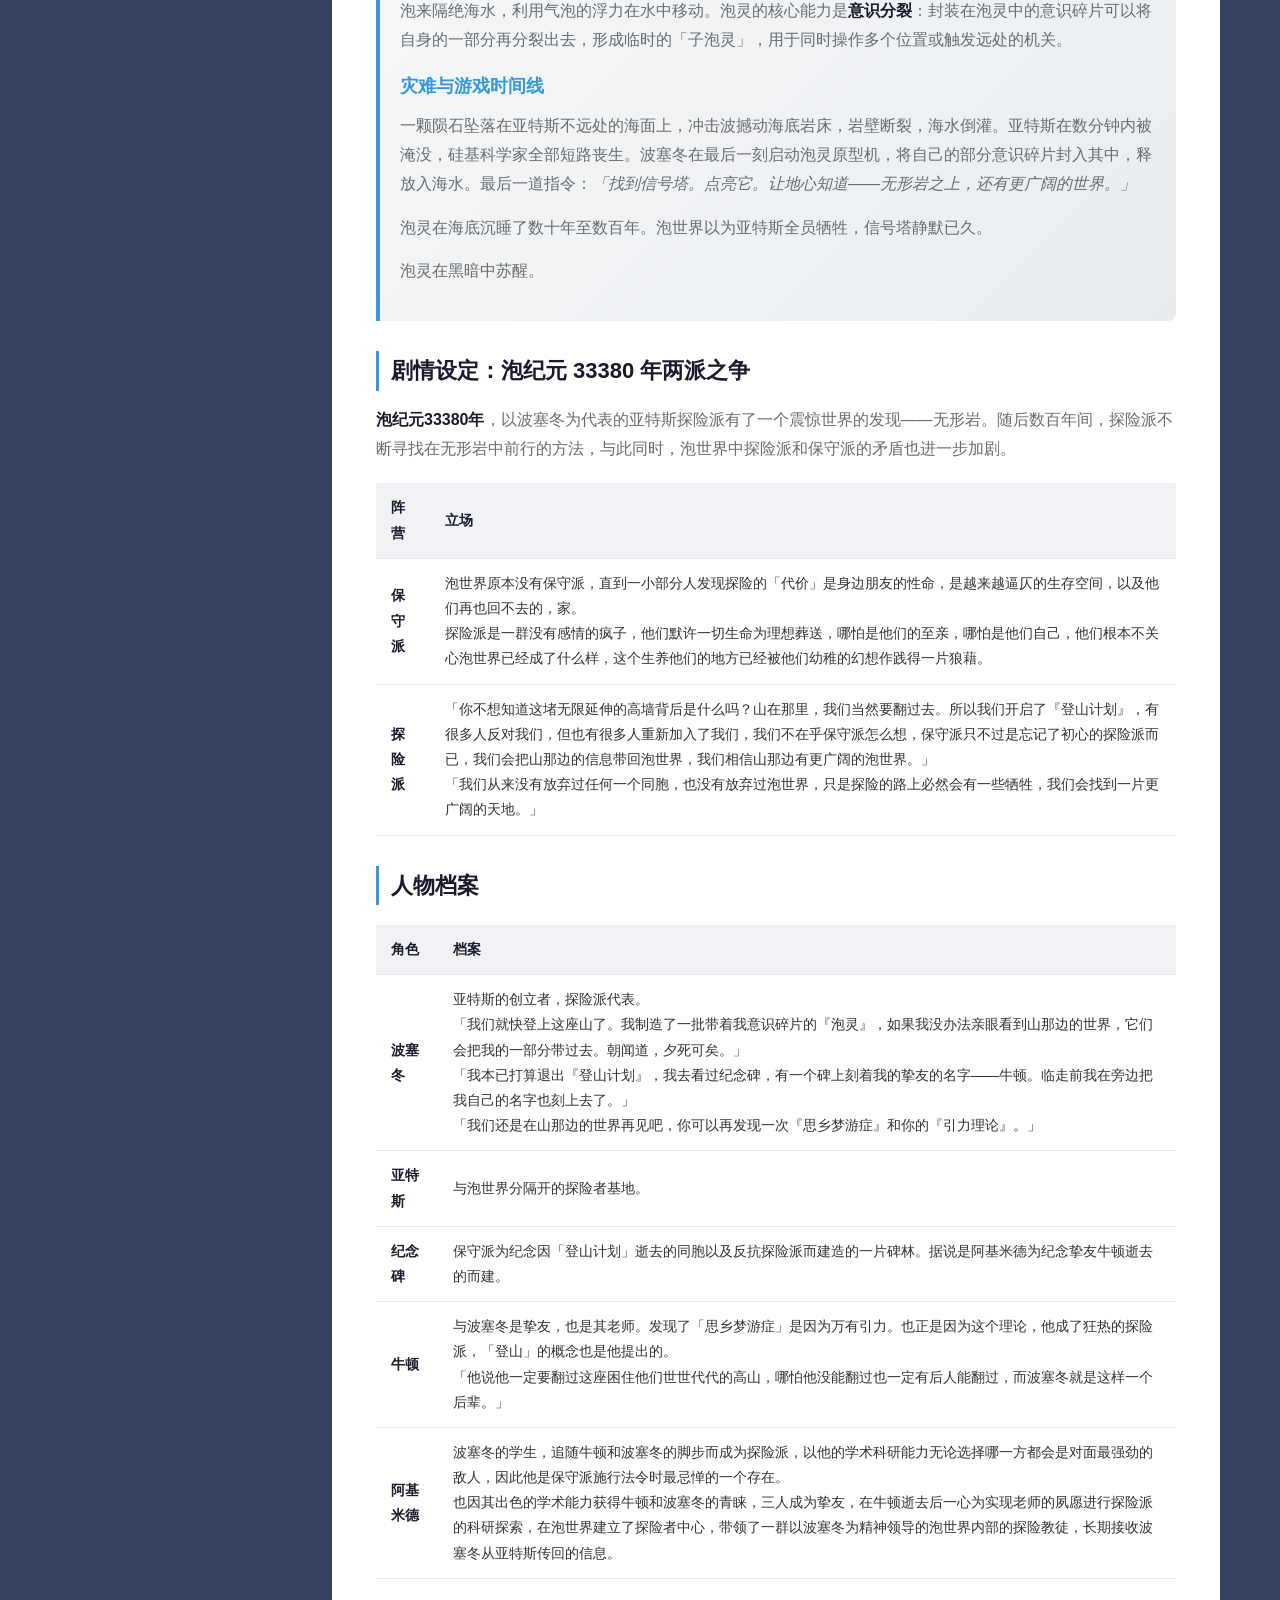
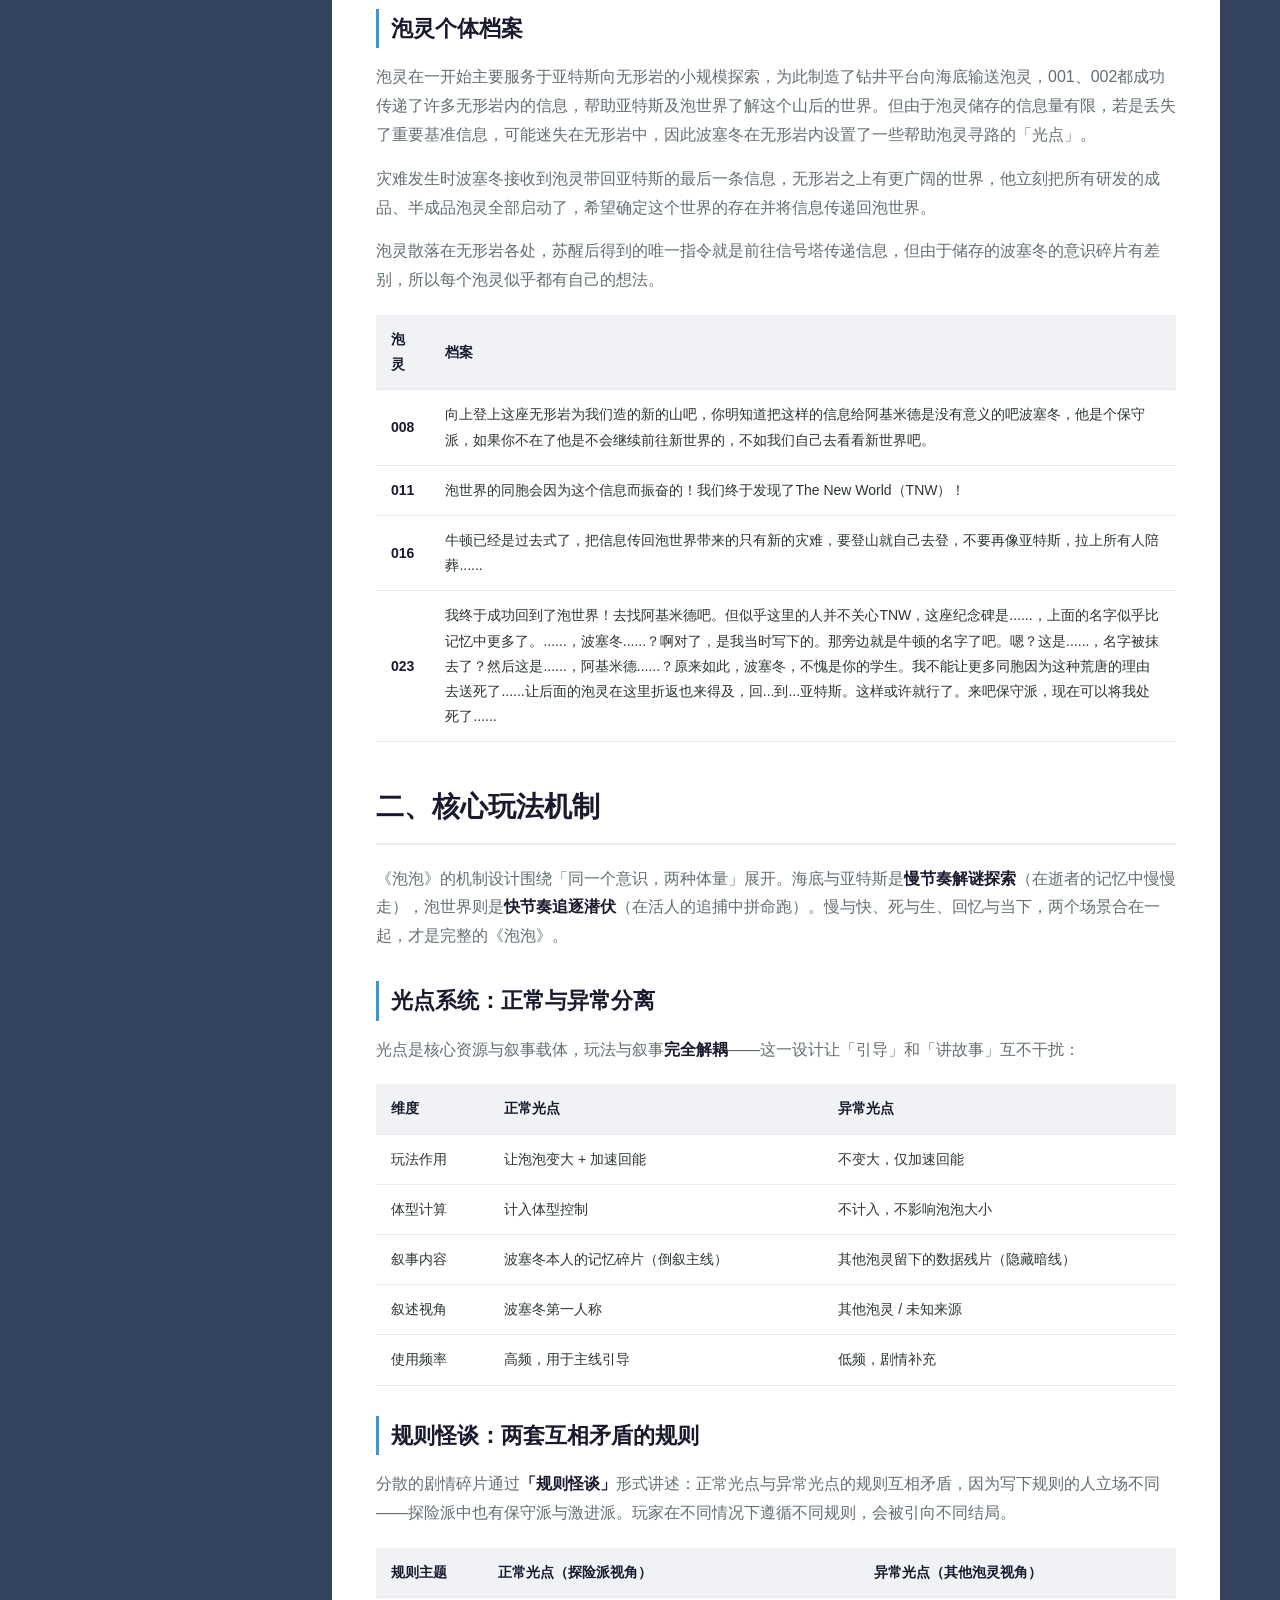
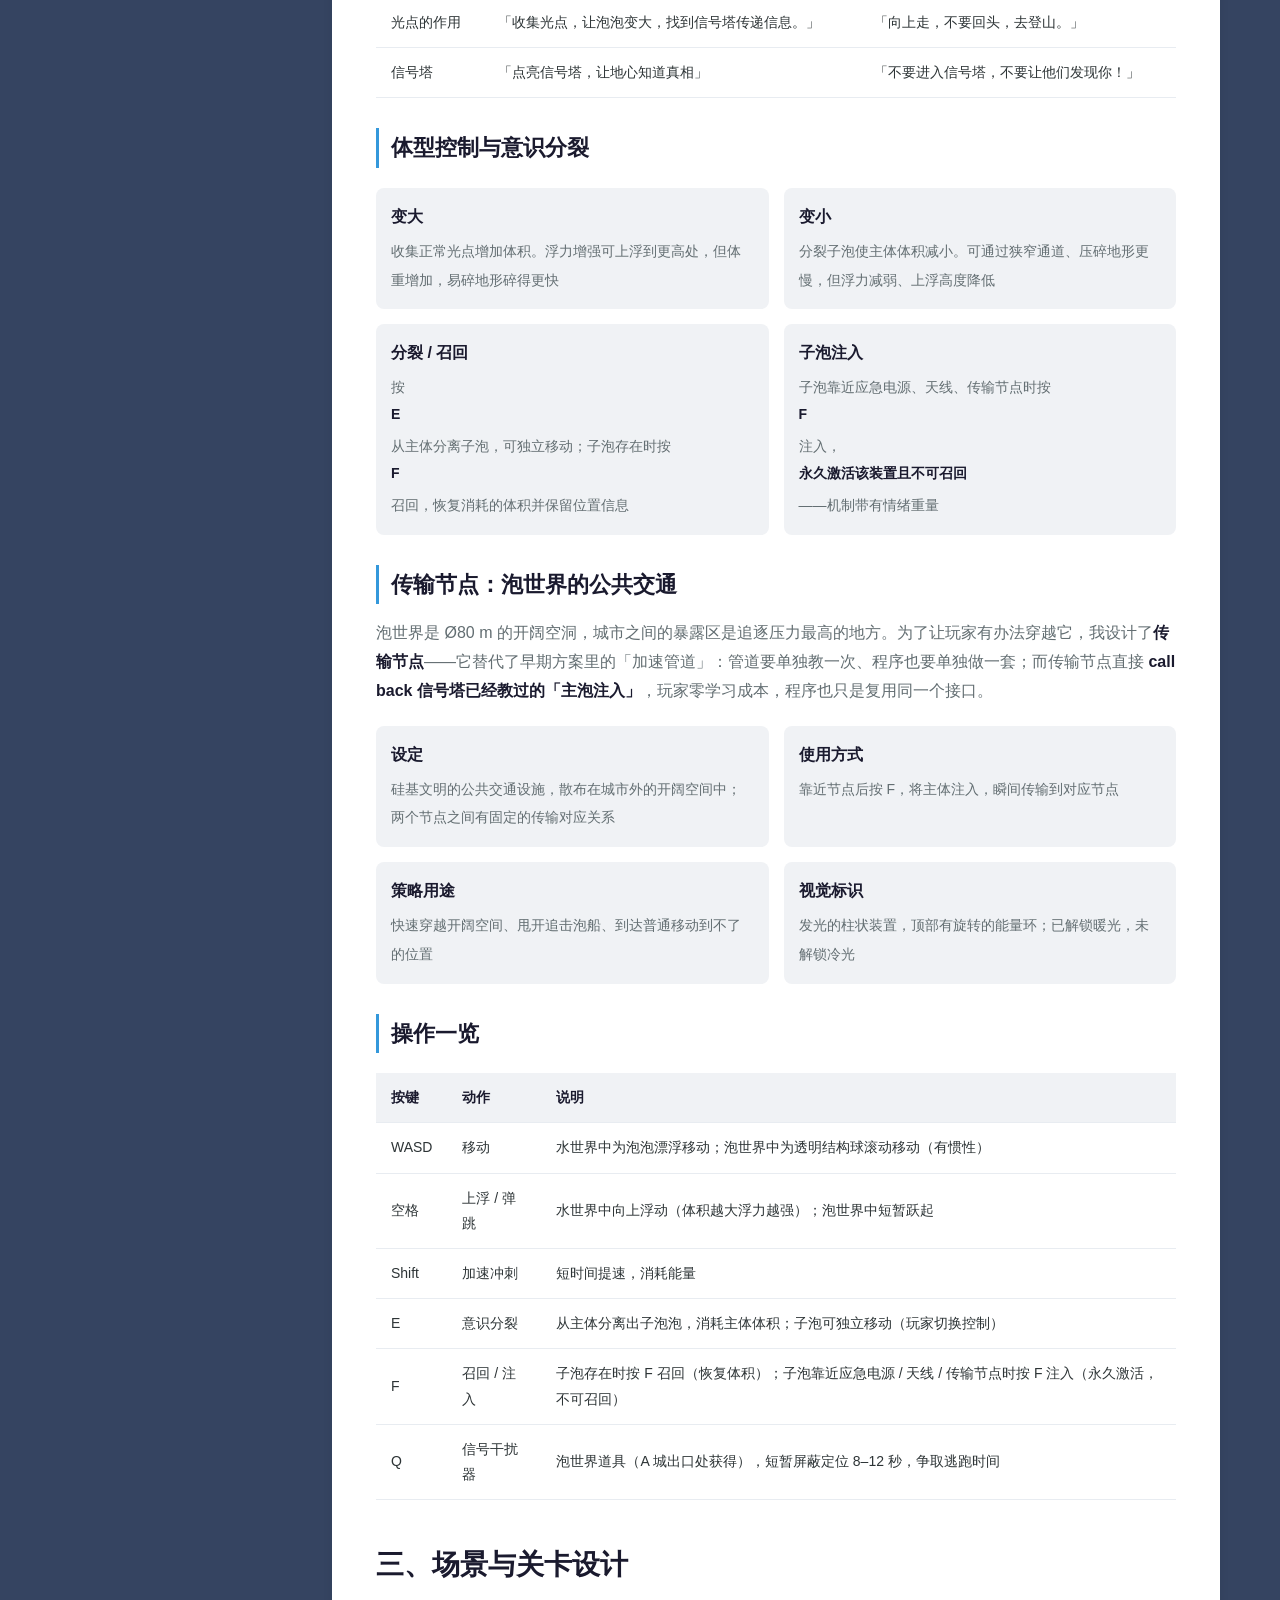
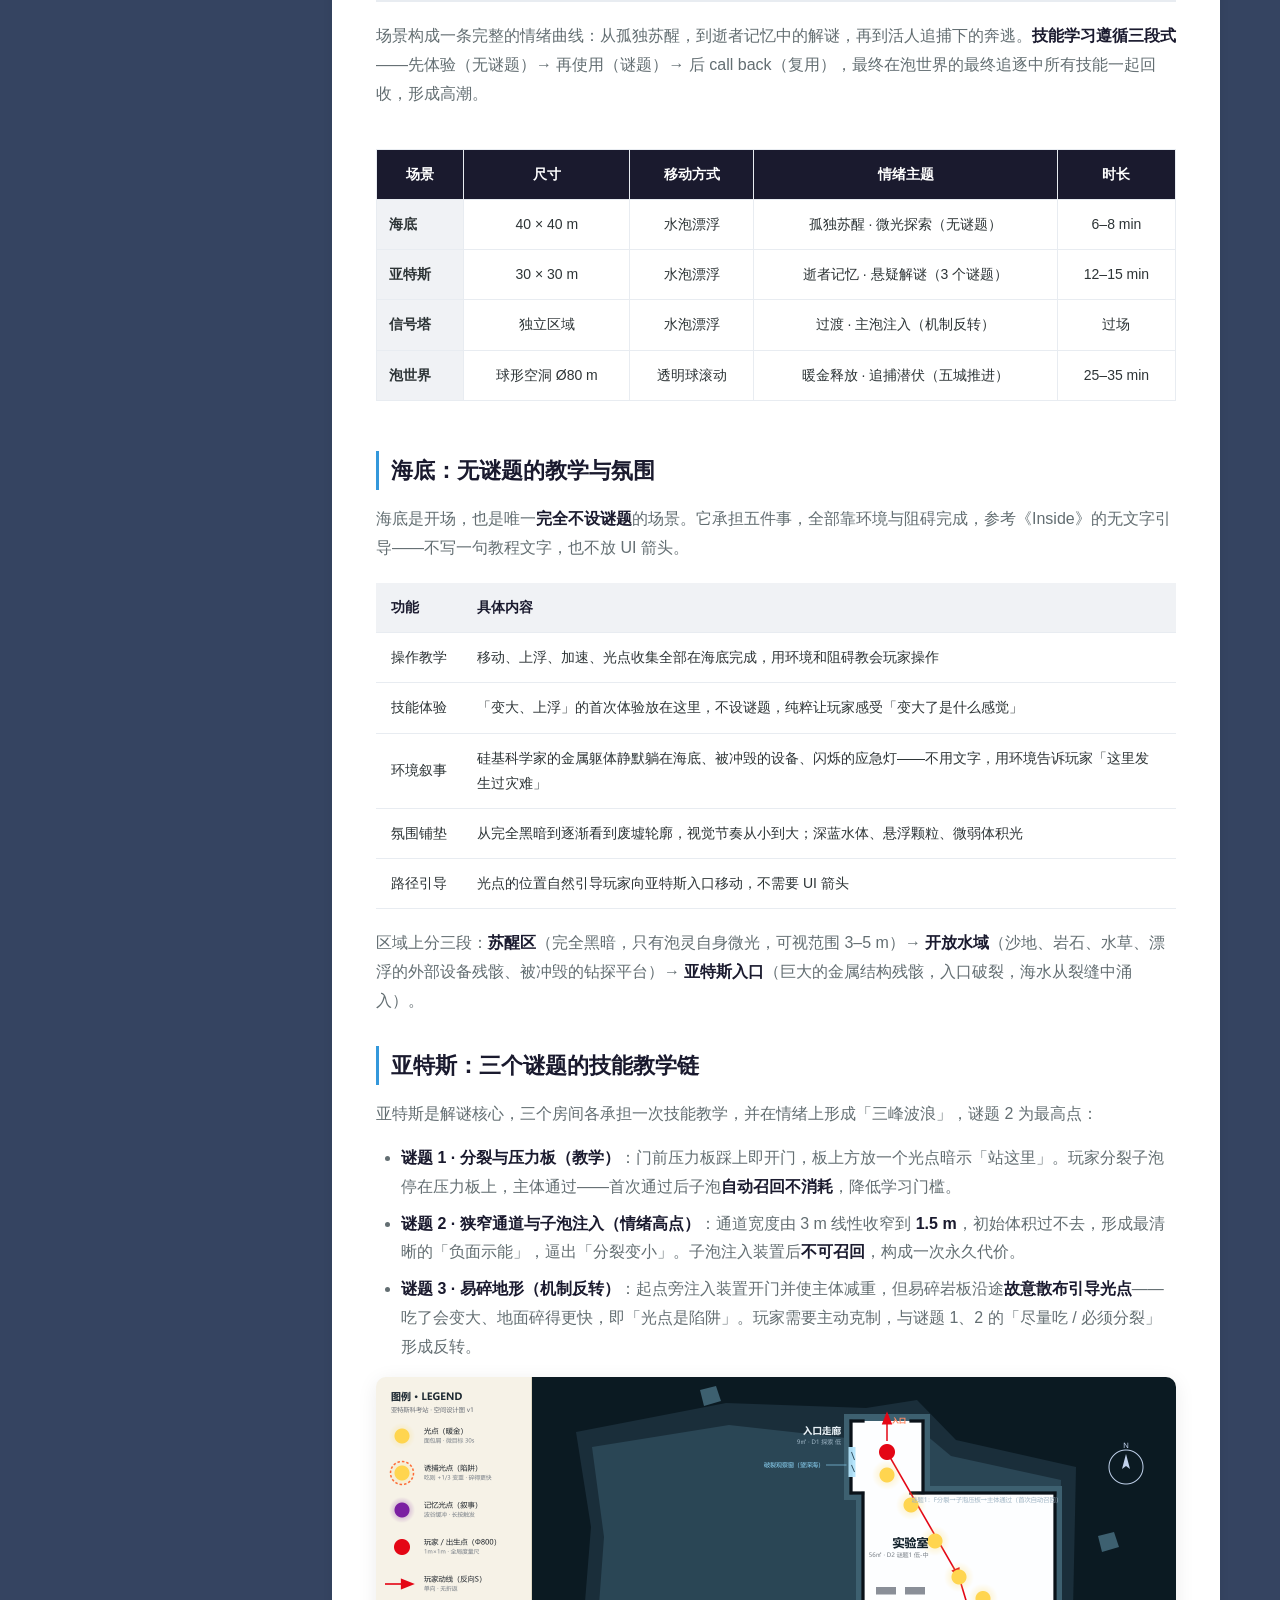
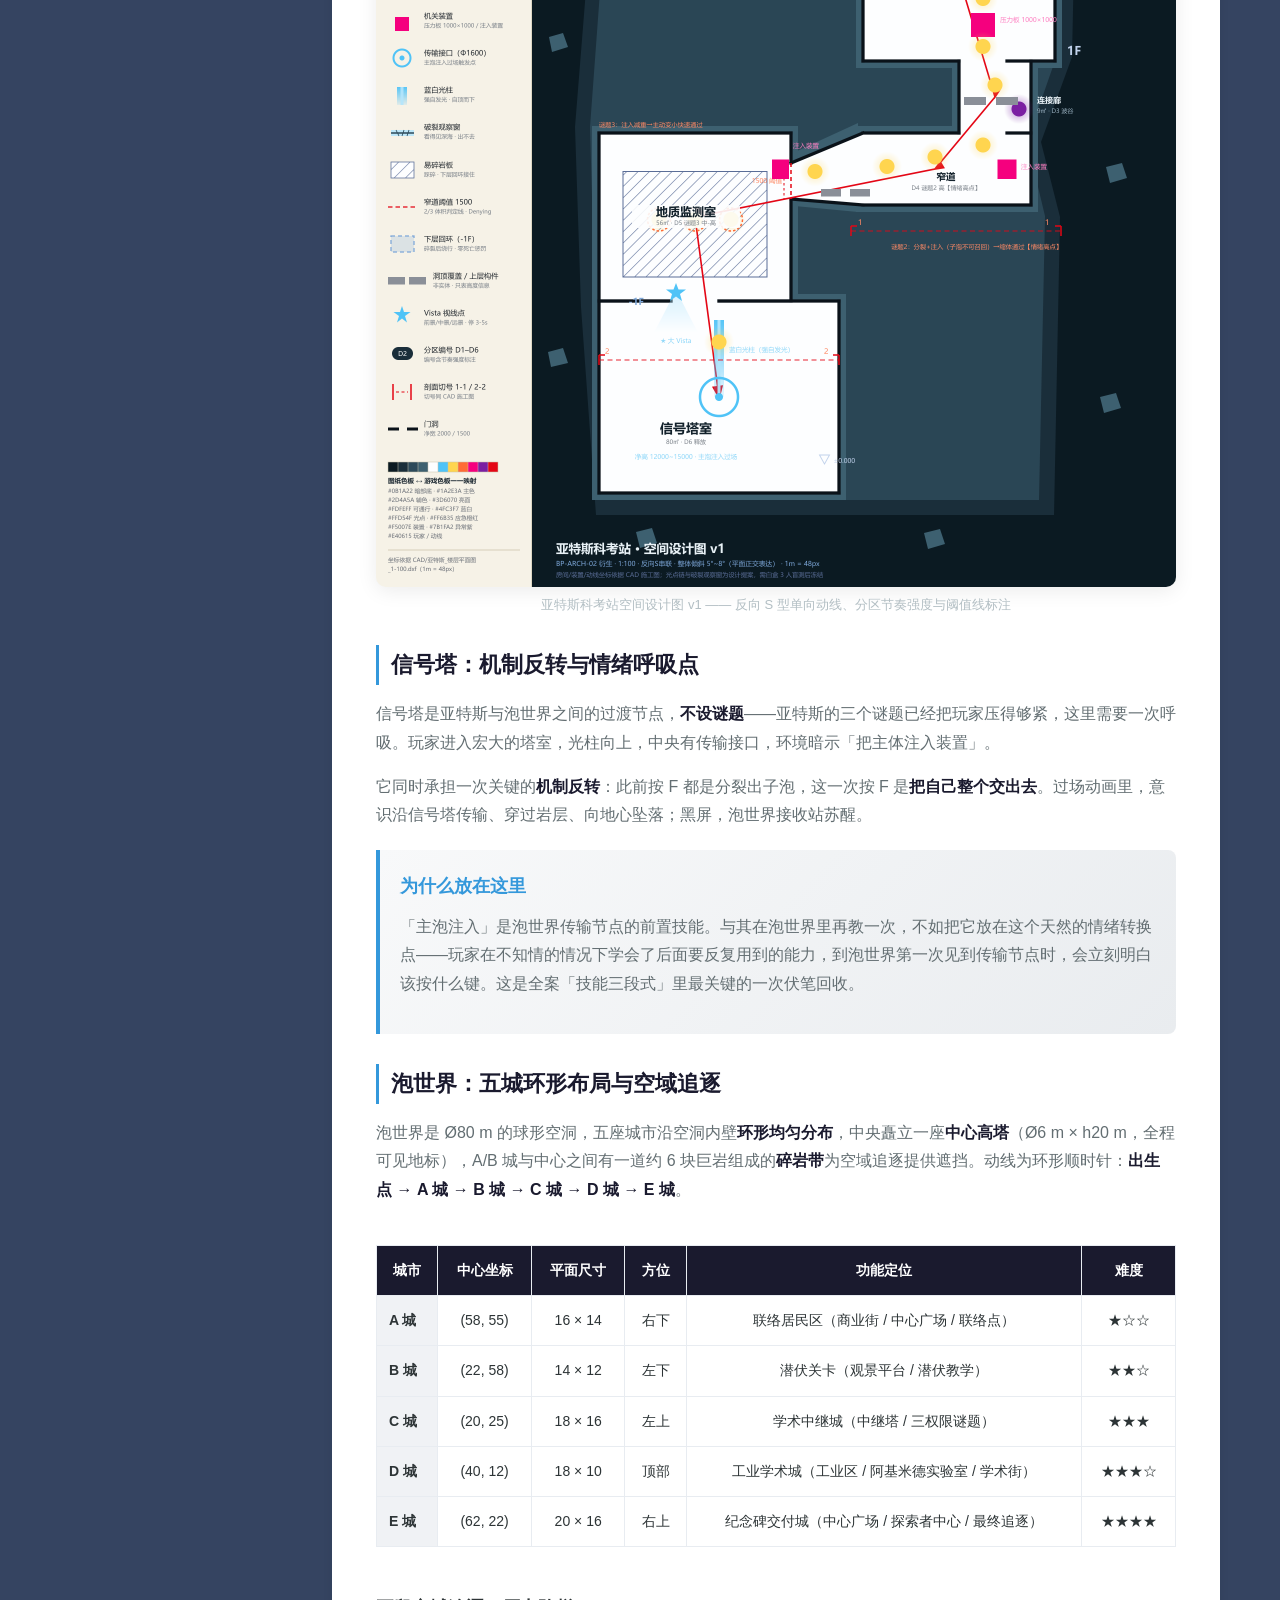
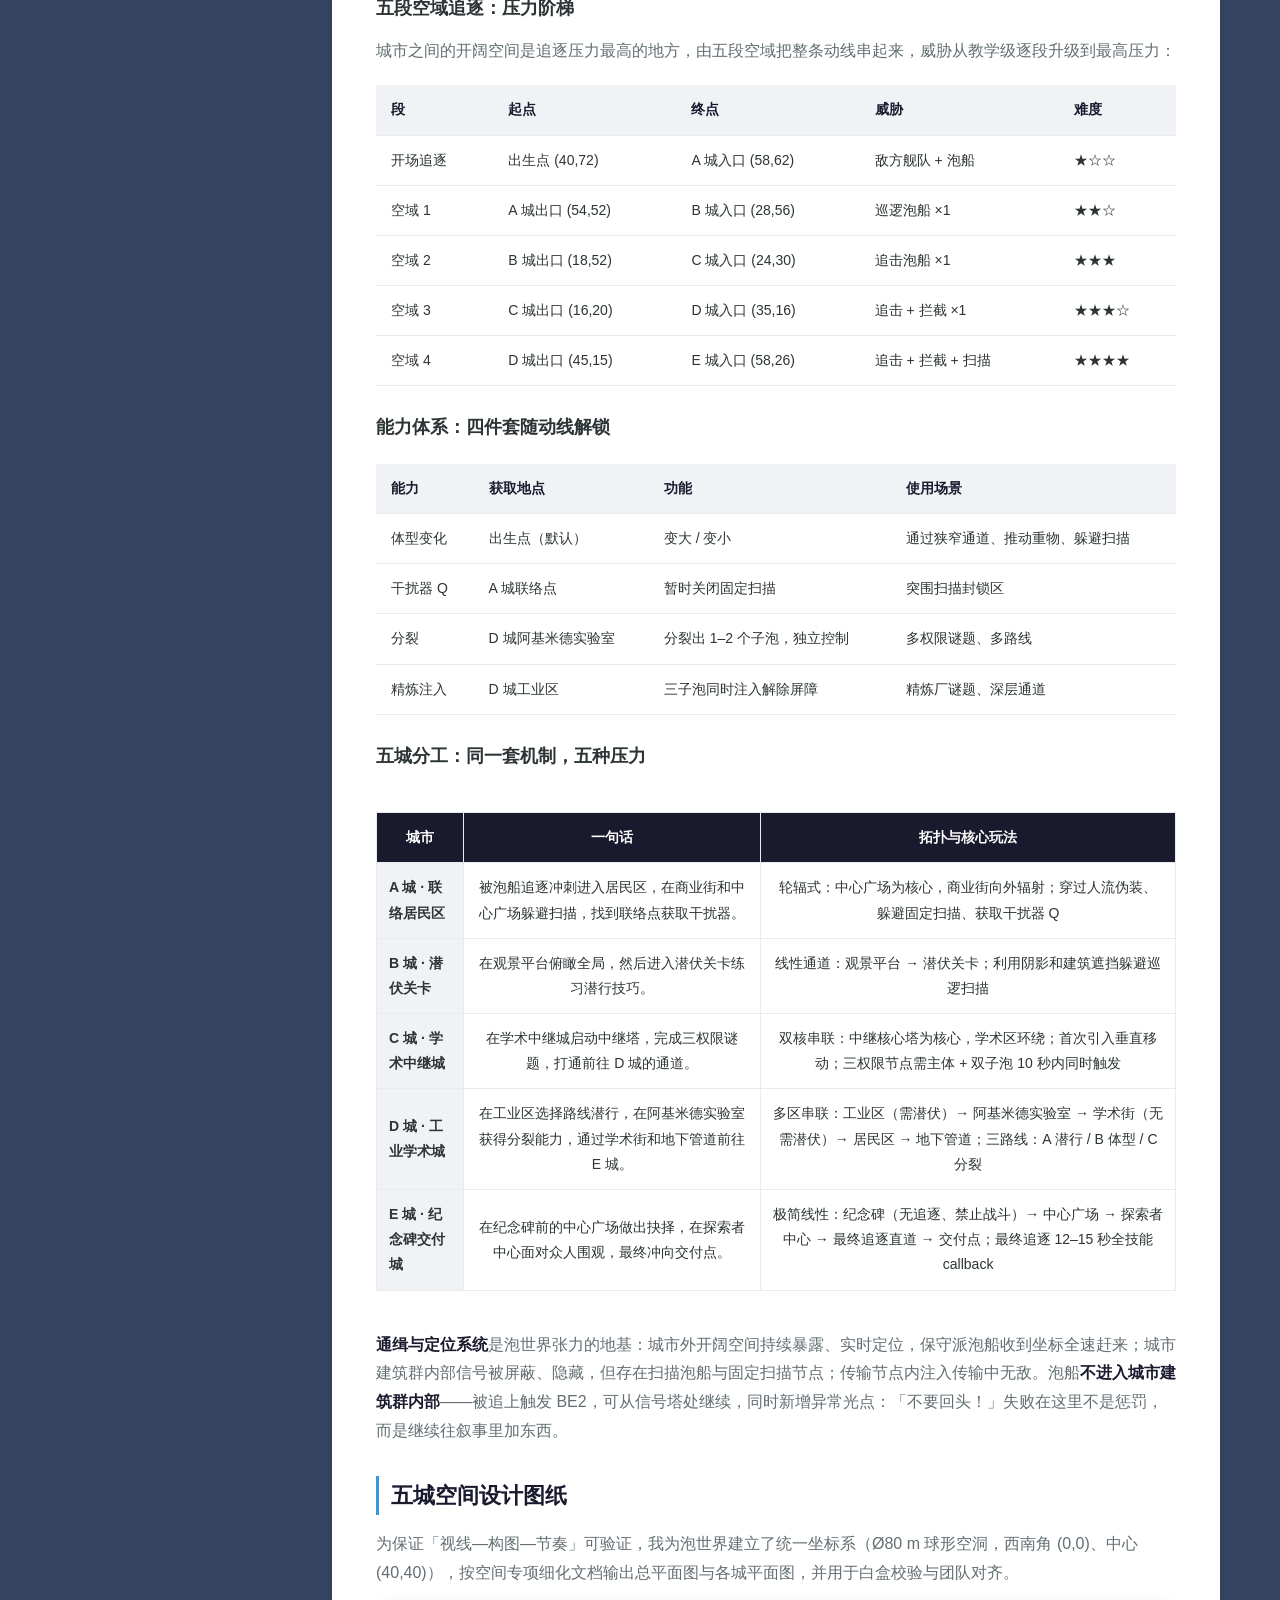
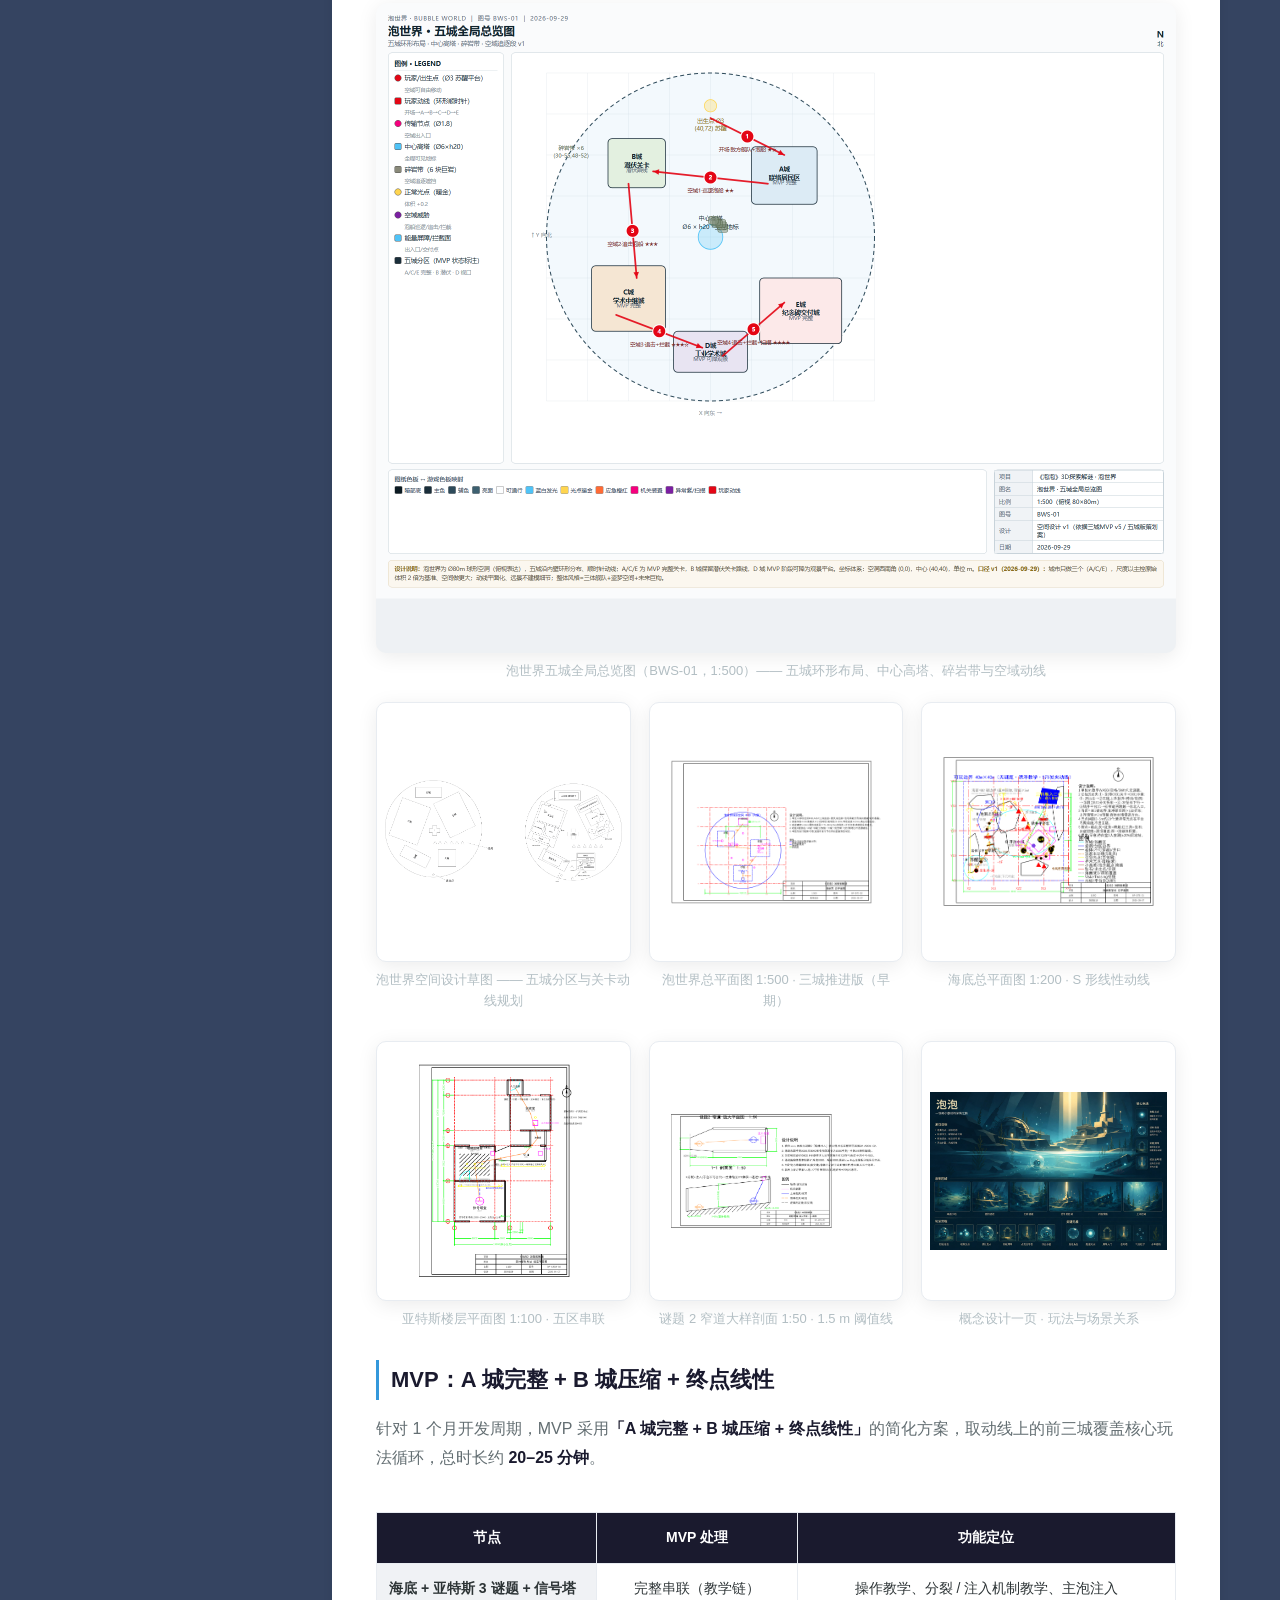
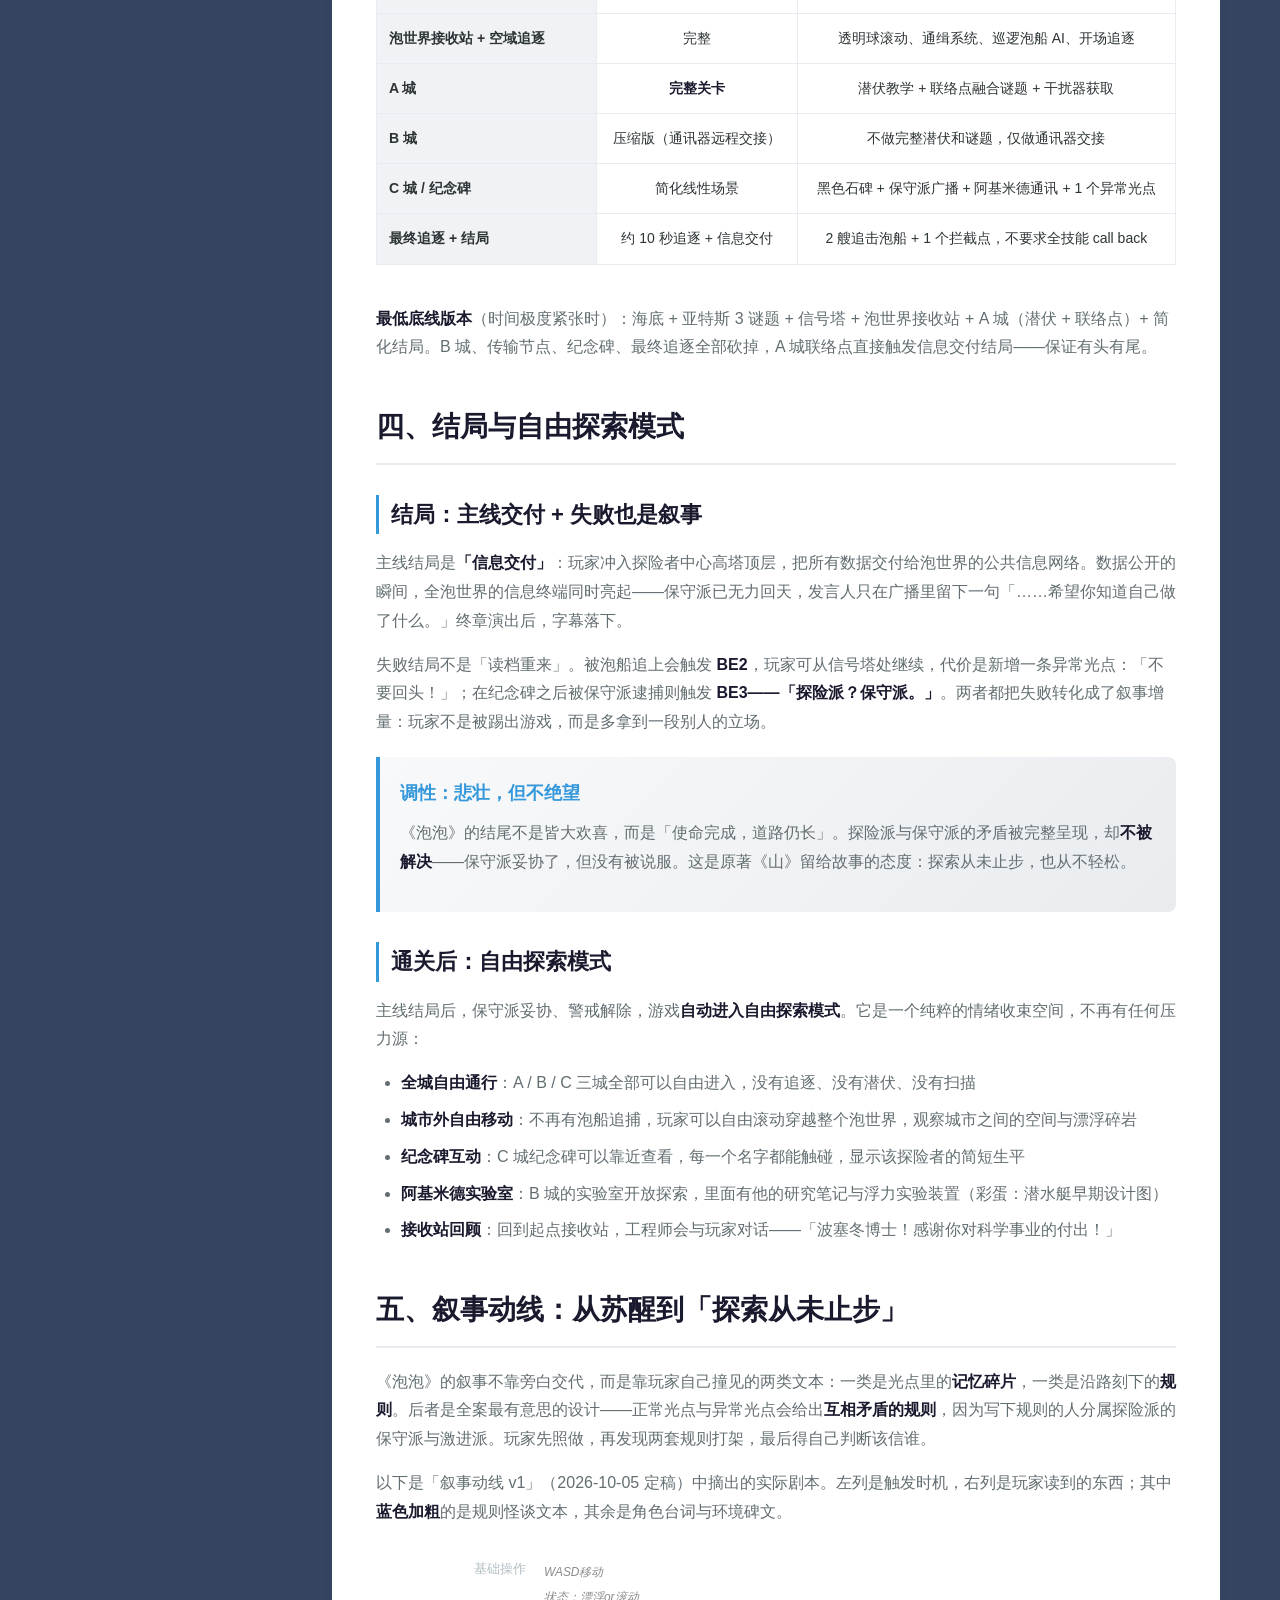
<file: portfolio-bubble.html>
<!DOCTYPE html>
<html lang="zh-CN">
<head>
    <meta charset="UTF-8">
    <meta name="viewport" content="width=device-width, initial-scale=1.0">
    <title>泡泡 Bubble - 3D 探索解谜 | Rayne-portfolio</title>
    <link rel="stylesheet" href="style.css?v=20260924e">
    <link rel="stylesheet" href="https://cdnjs.cloudflare.com/ajax/libs/font-awesome/6.4.0/css/all.min.css">
</head>
<body>
    <!-- 顶部导航栏 -->
    <nav class="navbar">
        <div class="nav-container">
            <a href="index.html" class="nav-logo">Rayne</a>
            <div class="nav-toggle" id="navToggle">
                <span></span><span></span><span></span>
            </div>
            <ul class="nav-menu" id="navMenu">
                <li><a href="index.html" class="nav-link">首页</a></li>
                <li><a href="portfolio.html" class="nav-link">作品集</a></li>
            </ul>
        </div>
    </nav>

    <!-- 文章头部 -->
    <header class="article-header">
        <div class="container">
            <div class="article-tags">
                <span class="article-tag">UE 5.8</span>
                <span class="article-tag">3D 探索解谜</span>
                <span class="article-tag">叙事驱动</span>
                <span class="article-tag">主策 / 项目负责人</span>
                <span class="article-tag">团队项目（5 人）</span>
            </div>
            <h1>《泡泡》Bubble —— 一个微小意识的深海与地心之旅</h1>
            <div class="article-meta">
                <span><i class="far fa-calendar"></i> 2026.08–2026.10 · 已封版</span>
                <span><i class="far fa-file-alt"></i> 主策划 / 项目管理 / UE 工程</span>
                <span><i class="fas fa-tag"></i> 改编自刘慈欣《山》· 体型控制 · 意识分裂</span>
            </div>
        </div>
    </header>

    <!-- 文章正文 -->
    <div class="article-layout">
        <!-- 左侧目录栏 -->
        <aside class="article-toc" id="articleToc">
            <div class="article-toc-title"><i class="fas fa-list-ul"></i> 目录</div>
            <nav class="article-toc-nav">
                <a href="#sec-1" class="toc-h2">项目概览</a>
                <a href="#sec-2" class="toc-h2">一、世界观：泡世界与无形岩</a>
                <a href="#sec-3" class="toc-h3">泡纪元 33380 年：两派之争</a>
                <a href="#sec-4" class="toc-h3">人物档案</a>
                <a href="#sec-5" class="toc-h3">泡灵个体档案</a>
                <a href="#sec-6" class="toc-h2">二、核心玩法机制</a>
                <a href="#sec-7" class="toc-h3">光点系统：正常与异常分离</a>
                <a href="#sec-8" class="toc-h3">规则怪谈：两套互相矛盾的规则</a>
                <a href="#sec-9" class="toc-h3">体型控制与意识分裂</a>
                <a href="#sec-10" class="toc-h3">传输节点：泡世界的公共交通</a>
                <a href="#sec-11" class="toc-h3">操作一览</a>
                <a href="#sec-12" class="toc-h2">三、场景与关卡设计</a>
                <a href="#sec-13" class="toc-h3">海底：无谜题的教学与氛围</a>
                <a href="#sec-14" class="toc-h3">亚特斯：三个谜题的技能教学链</a>
                <a href="#sec-15" class="toc-h3">信号塔：机制反转与情绪呼吸点</a>
                <a href="#sec-16" class="toc-h3">泡世界：五城环形布局与空域追逐</a>
                <a href="#sec-17" class="toc-h3">五城空间设计图纸</a>
                <a href="#sec-18" class="toc-h3">MVP：A 城完整 + B 城压缩</a>
                <a href="#sec-19" class="toc-h2">四、结局与自由探索模式</a>
                <a href="#sec-20" class="toc-h3">结局：主线交付 + 失败也是叙事</a>
                <a href="#sec-21" class="toc-h3">通关后：自由探索模式</a>
                <a href="#sec-22" class="toc-h2">五、叙事动线：从苏醒到「探索从未止步」</a>
                <a href="#sec-23" class="toc-h2">六、视觉风格与美术方向</a>
                <a href="#sec-24" class="toc-h3">Low Poly 重构：纪念碑谷风格化美术</a>
                <a href="#sec-25" class="toc-h3">全局色板与材质规范</a>
                <a href="#sec-26" class="toc-h2">七、音频音效设计：用「无声」制造压迫</a>
                <a href="#sec-27" class="toc-h2">八、3D 资产生产流程</a>
                <a href="#sec-28" class="toc-h2">九、技术实现</a>
                <a href="#sec-29" class="toc-h2">十、MVP 范围取舍：1 个月能做出什么</a>
                <a href="#sec-30" class="toc-h3">P0：必须做（核心体验）</a>
                <a href="#sec-31" class="toc-h3">P1：尽量做（时间允许则做）</a>
                <a href="#sec-32" class="toc-h3">P2：砍掉，以及为什么</a>
                <a href="#sec-33" class="toc-h3">技术风险与应对</a>
                <a href="#sec-34" class="toc-h2">十一、设计原则总结</a>
                <a href="#sec-35" class="toc-h2">十二、开发节奏与排期</a>
                <a href="#sec-36" class="toc-h2">十三、我的职责（主策划 / 项目负责人）</a>
                <a href="#sec-37" class="toc-h3">团队协作</a>
                <a href="#sec-38" class="toc-h3">项目状态</a>
            </nav>
        </aside>

    <article class="article-content">

        <!-- ===== 项目成果展示 ===== -->
        <section class="echo-showcase">
            <h2 class="showcase-title" id="sec-1">项目概览</h2>
            <p class="showcase-intro">基于刘慈欣短篇小说<strong>《山》</strong>改编的 <strong>3D 探索解谜</strong>游戏。玩家扮演封装着硅基科学家波塞冬博士意识碎片的微型机器人<strong>「泡灵」</strong>，在深海废墟中苏醒，收集记忆碎片，解开科考站遗迹的谜题，最终将文明的火种传回地心。</p>
            <p class="showcase-intro">项目由 5 人团队开发，我担任<strong>主策划 / 项目负责人</strong>，负责项目管理与排期、策划案与叙事文案、UE 工程搭建与测试打包、场景后处理与程序化自发光，并主持空间叙事走查。进入冲刺期后，同步推进<strong>泡世界五城空间设计、纪念碑谷 Low Poly 美术重构、三种声学空间的音频音效落地</strong>与 <strong>Tripo AI 3D 资产生成管线</strong>。</p>

            <figure class="echo-figure echo-kv-hero">
                <img src="img/bubble/kv-main.jpg" alt="《泡泡》主视觉 KV">
                <figcaption>《泡泡》主视觉 —— 深海废墟中苏醒的泡灵</figcaption>
            </figure>

            <div class="info-grid">
                <div class="info-item"><strong>游戏名称</strong><span>《泡泡》（Bubble）</span></div>
                <div class="info-item"><strong>游戏类型</strong><span>3D 探索解谜 / 叙事驱动</span></div>
                <div class="info-item"><strong>核心玩法</strong><span>体型控制 + 意识分裂解谜 + 光点收集 + 追逐潜伏</span></div>
                <div class="info-item"><strong>引擎</strong><span>Unreal Engine 5.8（C++ + 蓝图）</span></div>
                <div class="info-item"><strong>参考作品</strong><span>《Inside》《Stray》《Gris》</span></div>
                <div class="info-item"><strong>美术方向</strong><span>纪念碑谷 Low Poly 风格化重构</span></div>
                <div class="info-item"><strong>预计时长</strong><span>主线通关 45–60 min · 自由探索 20–30 min（MVP 20–25 min）</span></div>
                <div class="info-item"><strong>团队规模</strong><span>5 人（主策 / 主程 / 地编 / 建模 / 主美）</span></div>
                <div class="info-item"><strong>最终 Demo</strong><span>泡世界开篇空域追逐一段（出生点 → A 城入口）；底层模块已实现，未整合内容见下文</span></div>
            </div>

            <div class="highlight-box">
                <h4>Demo 范围声明（10.09 封版口径）</h4>
                <p>本项目最终 Demo 仅完成了<strong>泡世界开篇的一段空域跑酷追逐流程</strong>——玩家以透明结构球形态在球形空洞中滚动，躲避保守派泡船追捕，利用碎岩带遮挡与加速冲刺甩开距离，最终冲刺进入 A 城。这一段集中展示了泡世界的核心体验：空域追逐的紧张感、碎岩带的空间利用、追逐警报与追逐张力曲的听觉压迫。</p>
                <p>海底教学、亚特斯三大谜题、信号塔过渡、泡世界五城完整流程以及后续叙事线<strong>均未在最终 Demo 中串联成可玩体验</strong>。代码库中虽已实现海底游泳角色、交互物体系、三空间音频系统等底层模块，但这些未在最终 Demo 中整合交付。下文在描述各系统时，会明确区分「已实现内容」与「规划 / 原型内容」。</p>
            </div>
        </section>

        <h2 id="sec-2">一、世界观：泡世界与无形岩</h2>
        <h4>泡世界与硅基文明</h4>
        <p>宇宙深处，有一颗与地球大小相仿的行星。它的地核是空的，形成了一个半径约三千公里的球形空洞。在这个空洞中，诞生了硅基文明——泡世界。</p>
        <ul>
            <li><strong>生命形态</strong>：肌肉和骨骼是金属的，大脑是超高集成度芯片，电流和磁场是血液，放射性岩块是食物。</li>
            <li><strong>生存环境</strong>：没有气体，没有液体，整个空间被坚硬岩层包围。泡世界没有重力，所有生物和物体悬浮在空间中。</li>
            <li><strong>核心矛盾</strong>：空间守恒。泡世界的空间半径只有三千公里，挖洞不能增大空间，只是改变空间的位置和形状。整个文明史就是一部血腥的空间争夺史。</li>
            <li><strong>文明内部分裂</strong>：探险派主张继续向外挖掘，寻找「密度为零的天堂」；保守派主张封死所有向外通道，避免「无形岩」的诅咒。两派矛盾贯穿整个文明史。</li>
        </ul>
        <h4>大挖掘时代与无形岩</h4>
        <p>泡世界科学家「牛顿」在探险泡船上发现了万有引力，密实宇宙论崩溃。「太空宇宙论」预言岩层之外存在密度为零的无限空间。空间——这个泡世界为之征战了无数世代的最宝贵之物，竟然可能是无限的。前所未有的探险浪潮席卷整个文明——大挖掘时代开始。</p>
        <p>终于，最前沿的探险泡船钻透了最后一层岩壁。涌入的不是真空，不是天堂，而是一种他们从未见过的东西——液体。第一批接触它的探险者全部丧生，硅基生命的电路在液体中瞬间短路。泡世界将这种致命物质命名为「无形岩」。他们后来发现，头顶那片蓝色的、流动的、致命的广阔空间，是一片覆盖整个星球表面的海洋。泡世界之外，是无尽的深海。</p>

        <div class="highlight-box">
            <h4>亚特斯科考站与泡灵计划</h4>
            <p>硅基文明没有被「无形岩」的恐怖吓退。经过漫长的技术积累，他们在临近海底的岩床下建立了第一个深海前沿科考站——<strong>亚特斯（Arth's Deep）</strong>。</p>
            <p>亚特斯与泡世界是物理完全隔离的两个独立空洞。挖掘完成后通道已用碎岩回填，两者之间只有信号塔的电磁数据通道，没有物理通路。海水倒灌只会淹没亚特斯，不会危及泡世界。</p>
            <p>亚特斯最重要的研究，是由波塞冬博士主持的<strong>「泡灵计划」</strong>——一种微型机器人，通过控制一层薄薄的空气泡来隔绝海水，利用气泡的浮力在水中移动。泡灵的核心能力是<strong>意识分裂</strong>：封装在泡灵中的意识碎片可以将自身的一部分再分裂出去，形成临时的「子泡灵」，用于同时操作多个位置或触发远处的机关。</p>
            <h4>灾难与游戏时间线</h4>
            <p>一颗陨石坠落在亚特斯不远处的海面上，冲击波撼动海底岩床，岩壁断裂，海水倒灌。亚特斯在数分钟内被淹没，硅基科学家全部短路丧生。波塞冬在最后一刻启动泡灵原型机，将自己的部分意识碎片封入其中，释放入海水。最后一道指令：<em>「找到信号塔。点亮它。让地心知道——无形岩之上，还有更广阔的世界。」</em></p>
            <p>泡灵在海底沉睡了数十年至数百年。泡世界以为亚特斯全员牺牲，信号塔静默已久。</p>
            <p>泡灵在黑暗中苏醒。</p>
        </div>

        <h3 id="sec-3">剧情设定：泡纪元 33380 年两派之争</h3>
        <p><strong>泡纪元33380年</strong>，以波塞冬为代表的亚特斯探险派有了一个震惊世界的发现——无形岩。随后数百年间，探险派不断寻找在无形岩中前行的方法，与此同时，泡世界中探险派和保守派的矛盾也进一步加剧。</p>
        <div class="table-wrapper">
            <table class="data-table">
                <thead>
                    <tr><th>阵营</th><th>立场</th></tr>
                </thead>
                <tbody>
                    <tr><td><strong>保守派</strong></td><td>泡世界原本没有保守派，直到一小部分人发现探险的「代价」是身边朋友的性命，是越来越逼仄的生存空间，以及他们再也回不去的，家。<br>探险派是一群没有感情的疯子，他们默许一切生命为理想葬送，哪怕是他们的至亲，哪怕是他们自己，他们根本不关心泡世界已经成了什么样，这个生养他们的地方已经被他们幼稚的幻想作践得一片狼藉。</td></tr>
                    <tr><td><strong>探险派</strong></td><td>「你不想知道这堵无限延伸的高墙背后是什么吗？山在那里，我们当然要翻过去。所以我们开启了『登山计划』，有很多人反对我们，但也有很多人重新加入了我们，我们不在乎保守派怎么想，保守派只不过是忘记了初心的探险派而已，我们会把山那边的信息带回泡世界，我们相信山那边有更广阔的泡世界。」<br>「我们从来没有放弃过任何一个同胞，也没有放弃过泡世界，只是探险的路上必然会有一些牺牲，我们会找到一片更广阔的天地。」</td></tr>
                </tbody>
            </table>
        </div>

        <h3 id="sec-4">人物档案</h3>
        <div class="table-wrapper">
            <table class="data-table">
                <thead>
                    <tr><th>角色</th><th>档案</th></tr>
                </thead>
                <tbody>
                    <tr><td><strong>波塞冬</strong></td><td>亚特斯的创立者，探险派代表。<br>「我们就快登上这座山了。我制造了一批带着我意识碎片的『泡灵』，如果我没办法亲眼看到山那边的世界，它们会把我的一部分带过去。朝闻道，夕死可矣。」<br>「我本已打算退出『登山计划』，我去看过纪念碑，有一个碑上刻着我的挚友的名字——牛顿。临走前我在旁边把我自己的名字也刻上去了。」<br>「我们还是在山那边的世界再见吧，你可以再发现一次『思乡梦游症』和你的『引力理论』。」</td></tr>
                    <tr><td><strong>亚特斯</strong></td><td>与泡世界分隔开的探险者基地。</td></tr>
                    <tr><td><strong>纪念碑</strong></td><td>保守派为纪念因「登山计划」逝去的同胞以及反抗探险派而建造的一片碑林。据说是阿基米德为纪念挚友牛顿逝去的而建。</td></tr>
                    <tr><td><strong>牛顿</strong></td><td>与波塞冬是挚友，也是其老师。发现了「思乡梦游症」是因为万有引力。也正是因为这个理论，他成了狂热的探险派，「登山」的概念也是他提出的。<br>「他说他一定要翻过这座困住他们世世代代的高山，哪怕他没能翻过也一定有后人能翻过，而波塞冬就是这样一个后辈。」</td></tr>
                    <tr><td><strong>阿基米德</strong></td><td>波塞冬的学生，追随牛顿和波塞冬的脚步而成为探险派，以他的学术科研能力无论选择哪一方都会是对面最强劲的敌人，因此他是保守派施行法令时最忌惮的一个存在。<br>也因其出色的学术能力获得牛顿和波塞冬的青睐，三人成为挚友，在牛顿逝去后一心为实现老师的夙愿进行探险派的科研探索，在泡世界建立了探险者中心，带领了一群以波塞冬为精神领导的泡世界内部的探险教徒，长期接收波塞冬从亚特斯传回的信息。</td></tr>
                </tbody>
            </table>
        </div>

        <h3 id="sec-5">泡灵个体档案</h3>
        <p>泡灵在一开始主要服务于亚特斯向无形岩的小规模探索，为此制造了钻井平台向海底输送泡灵，001、002都成功传递了许多无形岩内的信息，帮助亚特斯及泡世界了解这个山后的世界。但由于泡灵储存的信息量有限，若是丢失了重要基准信息，可能迷失在无形岩中，因此波塞冬在无形岩内设置了一些帮助泡灵寻路的「光点」。</p>
        <p>灾难发生时波塞冬接收到泡灵带回亚特斯的最后一条信息，无形岩之上有更广阔的世界，他立刻把所有研发的成品、半成品泡灵全部启动了，希望确定这个世界的存在并将信息传递回泡世界。</p>
        <p>泡灵散落在无形岩各处，苏醒后得到的唯一指令就是前往信号塔传递信息，但由于储存的波塞冬的意识碎片有差别，所以每个泡灵似乎都有自己的想法。</p>
        <div class="table-wrapper">
            <table class="data-table">
                <thead>
                    <tr><th>泡灵</th><th>档案</th></tr>
                </thead>
                <tbody>
                    <tr><td><strong>008</strong></td><td>向上登上这座无形岩为我们造的新的山吧，你明知道把这样的信息给阿基米德是没有意义的吧波塞冬，他是个保守派，如果你不在了他是不会继续前往新世界的，不如我们自己去看看新世界吧。</td></tr>
                    <tr><td><strong>011</strong></td><td>泡世界的同胞会因为这个信息而振奋的！我们终于发现了The New World（TNW）！</td></tr>
                    <tr><td><strong>016</strong></td><td>牛顿已经是过去式了，把信息传回泡世界带来的只有新的灾难，要登山就自己去登，不要再像亚特斯，拉上所有人陪葬......</td></tr>
                    <tr><td><strong>023</strong></td><td>我终于成功回到了泡世界！去找阿基米德吧。但似乎这里的人并不关心TNW，这座纪念碑是......，上面的名字似乎比记忆中更多了。......，波塞冬......？啊对了，是我当时写下的。那旁边就是牛顿的名字了吧。嗯？这是......，名字被抹去了？然后这是......，阿基米德......？原来如此，波塞冬，不愧是你的学生。我不能让更多同胞因为这种荒唐的理由去送死了......让后面的泡灵在这里折返也来得及，回...到...亚特斯。这样或许就行了。来吧保守派，现在可以将我处死了......</td></tr>
                </tbody>
            </table>
        </div>

        <h2 id="sec-6">二、核心玩法机制</h2>
        <p>《泡泡》的机制设计围绕「同一个意识，两种体量」展开。海底与亚特斯是<strong>慢节奏解谜探索</strong>（在逝者的记忆中慢慢走），泡世界则是<strong>快节奏追逐潜伏</strong>（在活人的追捕中拼命跑）。慢与快、死与生、回忆与当下，两个场景合在一起，才是完整的《泡泡》。</p>

        <h3 id="sec-7">光点系统：正常与异常分离</h3>
        <p>光点是核心资源与叙事载体，玩法与叙事<strong>完全解耦</strong>——这一设计让「引导」和「讲故事」互不干扰：</p>
        <div class="table-wrapper">
            <table class="data-table">
                <thead>
                    <tr><th>维度</th><th>正常光点</th><th>异常光点</th></tr>
                </thead>
                <tbody>
                    <tr><td>玩法作用</td><td>让泡泡变大 + 加速回能</td><td>不变大，仅加速回能</td></tr>
                    <tr><td>体型计算</td><td>计入体型控制</td><td>不计入，不影响泡泡大小</td></tr>
                    <tr><td>叙事内容</td><td>波塞冬本人的记忆碎片（倒叙主线）</td><td>其他泡灵留下的数据残片（隐藏暗线）</td></tr>
                    <tr><td>叙述视角</td><td>波塞冬第一人称</td><td>其他泡灵 / 未知来源</td></tr>
                    <tr><td>使用频率</td><td>高频，用于主线引导</td><td>低频，剧情补充</td></tr>
                </tbody>
            </table>
        </div>
        <h3 id="sec-8">规则怪谈：两套互相矛盾的规则</h3>
        <p>分散的剧情碎片通过<strong>「规则怪谈」</strong>形式讲述：正常光点与异常光点的规则互相矛盾，因为写下规则的人立场不同——探险派中也有保守派与激进派。玩家在不同情况下遵循不同规则，会被引向不同结局。</p>
        <div class="table-wrapper">
            <table class="data-table nowrap-first">
                <thead>
                    <tr><th>规则主题</th><th>正常光点（探险派视角）</th><th>异常光点（其他泡灵视角）</th></tr>
                </thead>
                <tbody>
                    <tr><td>光点的作用</td><td>「收集光点，让泡泡变大，找到信号塔传递信息。」</td><td>「向上走，不要回头，去登山。」</td></tr>
                    <tr><td>信号塔</td><td>「点亮信号塔，让地心知道真相」</td><td>「不要进入信号塔，不要让他们发现你！」</td></tr>
                </tbody>
            </table>
        </div>

        <h3 id="sec-9">体型控制与意识分裂</h3>
        <div class="info-grid">
            <div class="info-item"><strong>变大</strong><span>收集正常光点增加体积。浮力增强可上浮到更高处，但体重增加，易碎地形碎得更快</span></div>
            <div class="info-item"><strong>变小</strong><span>分裂子泡使主体体积减小。可通过狭窄通道、压碎地形更慢，但浮力减弱、上浮高度降低</span></div>
            <div class="info-item"><strong>分裂 / 召回</strong><span>按 <strong>E</strong> 从主体分离子泡，可独立移动；子泡存在时按 <strong>F</strong> 召回，恢复消耗的体积并保留位置信息</span></div>
            <div class="info-item"><strong>子泡注入</strong><span>子泡靠近应急电源、天线、传输节点时按 <strong>F</strong> 注入，<strong>永久激活该装置且不可召回</strong>——机制带有情绪重量</span></div>
        </div>

        <h3 id="sec-10">传输节点：泡世界的公共交通</h3>
        <p>泡世界是 Ø80 m 的开阔空洞，城市之间的暴露区是追逐压力最高的地方。为了让玩家有办法穿越它，我设计了<strong>传输节点</strong>——它替代了早期方案里的「加速管道」：管道要单独教一次、程序也要单独做一套；而传输节点直接 <strong>call back 信号塔已经教过的「主泡注入」</strong>，玩家零学习成本，程序也只是复用同一个接口。</p>
        <div class="info-grid">
            <div class="info-item"><strong>设定</strong><span>硅基文明的公共交通设施，散布在城市外的开阔空间中；两个节点之间有固定的传输对应关系</span></div>
            <div class="info-item"><strong>使用方式</strong><span>靠近节点后按 F，将主体注入，瞬间传输到对应节点</span></div>
            <div class="info-item"><strong>策略用途</strong><span>快速穿越开阔空间、甩开追击泡船、到达普通移动到不了的位置</span></div>
            <div class="info-item"><strong>视觉标识</strong><span>发光的柱状装置，顶部有旋转的能量环；已解锁暖光，未解锁冷光</span></div>
        </div>

        <h3 id="sec-11">操作一览</h3>
        <div class="table-wrapper">
            <table class="data-table">
                <thead>
                    <tr><th>按键</th><th>动作</th><th>说明</th></tr>
                </thead>
                <tbody>
                    <tr><td>WASD</td><td>移动</td><td>水世界中为泡泡漂浮移动；泡世界中为透明结构球滚动移动（有惯性）</td></tr>
                    <tr><td>空格</td><td>上浮 / 弹跳</td><td>水世界中向上浮动（体积越大浮力越强）；泡世界中短暂跃起</td></tr>
                    <tr><td>Shift</td><td>加速冲刺</td><td>短时间提速，消耗能量</td></tr>
                    <tr><td>E</td><td>意识分裂</td><td>从主体分离出子泡泡，消耗主体体积；子泡可独立移动（玩家切换控制）</td></tr>
                    <tr><td>F</td><td>召回 / 注入</td><td>子泡存在时按 F 召回（恢复体积）；子泡靠近应急电源 / 天线 / 传输节点时按 F 注入（永久激活，不可召回）</td></tr>
                    <tr><td>Q</td><td>信号干扰器</td><td>泡世界道具（A 城出口处获得），短暂屏蔽定位 8–12 秒，争取逃跑时间</td></tr>
                </tbody>
            </table>
        </div>

        <h2 id="sec-12">三、场景与关卡设计</h2>
        <p>场景构成一条完整的情绪曲线：从孤独苏醒，到逝者记忆中的解谜，再到活人追捕下的奔逃。<strong>技能学习遵循三段式</strong>——先体验（无谜题）→ 再使用（谜题）→ 后 call back（复用），最终在泡世界的最终追逐中所有技能一起回收，形成高潮。</p>

        <div class="table-wrapper">
            <table class="compare-table">
                <thead>
                    <tr><th>场景</th><th>尺寸</th><th>移动方式</th><th>情绪主题</th><th>时长</th></tr>
                </thead>
                <tbody>
                    <tr><td>海底</td><td>40 × 40 m</td><td>水泡漂浮</td><td>孤独苏醒 · 微光探索（无谜题）</td><td>6–8 min</td></tr>
                    <tr><td>亚特斯</td><td>30 × 30 m</td><td>水泡漂浮</td><td>逝者记忆 · 悬疑解谜（3 个谜题）</td><td>12–15 min</td></tr>
                    <tr><td>信号塔</td><td>独立区域</td><td>水泡漂浮</td><td>过渡 · 主泡注入（机制反转）</td><td>过场</td></tr>
                    <tr><td>泡世界</td><td>球形空洞 Ø80 m</td><td>透明球滚动</td><td>暖金释放 · 追捕潜伏（五城推进）</td><td>25–35 min</td></tr>
                </tbody>
            </table>
        </div>

        <h3 id="sec-13">海底：无谜题的教学与氛围</h3>
        <p>海底是开场，也是唯一<strong>完全不设谜题</strong>的场景。它承担五件事，全部靠环境与阻碍完成，参考《Inside》的无文字引导——不写一句教程文字，也不放 UI 箭头。</p>
        <div class="table-wrapper">
            <table class="data-table nowrap-first">
                <thead>
                    <tr><th>功能</th><th>具体内容</th></tr>
                </thead>
                <tbody>
                    <tr><td>操作教学</td><td>移动、上浮、加速、光点收集全部在海底完成，用环境和阻碍教会玩家操作</td></tr>
                    <tr><td>技能体验</td><td>「变大、上浮」的首次体验放在这里，不设谜题，纯粹让玩家感受「变大了是什么感觉」</td></tr>
                    <tr><td>环境叙事</td><td>硅基科学家的金属躯体静默躺在海底、被冲毁的设备、闪烁的应急灯——不用文字，用环境告诉玩家「这里发生过灾难」</td></tr>
                    <tr><td>氛围铺垫</td><td>从完全黑暗到逐渐看到废墟轮廓，视觉节奏从小到大；深蓝水体、悬浮颗粒、微弱体积光</td></tr>
                    <tr><td>路径引导</td><td>光点的位置自然引导玩家向亚特斯入口移动，不需要 UI 箭头</td></tr>
                </tbody>
            </table>
        </div>
        <p>区域上分三段：<strong>苏醒区</strong>（完全黑暗，只有泡灵自身微光，可视范围 3–5 m）→ <strong>开放水域</strong>（沙地、岩石、水草、漂浮的外部设备残骸、被冲毁的钻探平台）→ <strong>亚特斯入口</strong>（巨大的金属结构残骸，入口破裂，海水从裂缝中涌入）。</p>

        <h3 id="sec-14">亚特斯：三个谜题的技能教学链</h3>
        <p>亚特斯是解谜核心，三个房间各承担一次技能教学，并在情绪上形成「三峰波浪」，谜题 2 为最高点：</p>
        <ul>
            <li><strong>谜题 1 · 分裂与压力板（教学）</strong>：门前压力板踩上即开门，板上方放一个光点暗示「站这里」。玩家分裂子泡停在压力板上，主体通过——首次通过后子泡<strong>自动召回不消耗</strong>，降低学习门槛。</li>
            <li><strong>谜题 2 · 狭窄通道与子泡注入（情绪高点）</strong>：通道宽度由 3 m 线性收窄到 <strong>1.5 m</strong>，初始体积过不去，形成最清晰的「负面示能」，逼出「分裂变小」。子泡注入装置后<strong>不可召回</strong>，构成一次永久代价。</li>
            <li><strong>谜题 3 · 易碎地形（机制反转）</strong>：起点旁注入装置开门并使主体减重，但易碎岩板沿途<strong>故意散布引导光点</strong>——吃了会变大、地面碎得更快，即「光点是陷阱」。玩家需要主动克制，与谜题 1、2 的「尽量吃 / 必须分裂」形成反转。</li>
        </ul>

        <figure class="echo-figure">
            <img src="img/bubble/atlas-design-v1.png" alt="亚特斯科考站空间设计图 v1">
            <figcaption>亚特斯科考站空间设计图 v1 —— 反向 S 型单向动线、分区节奏强度与阈值线标注</figcaption>
        </figure>

        <h3 id="sec-15">信号塔：机制反转与情绪呼吸点</h3>
        <p>信号塔是亚特斯与泡世界之间的过渡节点，<strong>不设谜题</strong>——亚特斯的三个谜题已经把玩家压得够紧，这里需要一次呼吸。玩家进入宏大的塔室，光柱向上，中央有传输接口，环境暗示「把主体注入装置」。</p>
        <p>它同时承担一次关键的<strong>机制反转</strong>：此前按 F 都是分裂出子泡，这一次按 F 是<strong>把自己整个交出去</strong>。过场动画里，意识沿信号塔传输、穿过岩层、向地心坠落；黑屏，泡世界接收站苏醒。</p>
        <div class="highlight-box">
            <h4>为什么放在这里</h4>
            <p>「主泡注入」是泡世界传输节点的前置技能。与其在泡世界里再教一次，不如把它放在这个天然的情绪转换点——玩家在不知情的情况下学会了后面要反复用到的能力，到泡世界第一次见到传输节点时，会立刻明白该按什么键。这是全案「技能三段式」里最关键的一次伏笔回收。</p>
        </div>

        <h3 id="sec-16">泡世界：五城环形布局与空域追逐</h3>
        <p>泡世界是 Ø80 m 的球形空洞，五座城市沿空洞内壁<strong>环形均匀分布</strong>，中央矗立一座<strong>中心高塔</strong>（Ø6 m × h20 m，全程可见地标），A/B 城与中心之间有一道约 6 块巨岩组成的<strong>碎岩带</strong>为空域追逐提供遮挡。动线为环形顺时针：<strong>出生点 → A 城 → B 城 → C 城 → D 城 → E 城</strong>。</p>
        <div class="table-wrapper">
            <table class="compare-table">
                <thead>
                    <tr><th>城市</th><th>中心坐标</th><th>平面尺寸</th><th>方位</th><th>功能定位</th><th>难度</th></tr>
                </thead>
                <tbody>
                    <tr><td>A 城</td><td>(58, 55)</td><td>16 × 14</td><td>右下</td><td>联络居民区（商业街 / 中心广场 / 联络点）</td><td>★☆☆</td></tr>
                    <tr><td>B 城</td><td>(22, 58)</td><td>14 × 12</td><td>左下</td><td>潜伏关卡（观景平台 / 潜伏教学）</td><td>★★☆</td></tr>
                    <tr><td>C 城</td><td>(20, 25)</td><td>18 × 16</td><td>左上</td><td>学术中继城（中继塔 / 三权限谜题）</td><td>★★★</td></tr>
                    <tr><td>D 城</td><td>(40, 12)</td><td>18 × 10</td><td>顶部</td><td>工业学术城（工业区 / 阿基米德实验室 / 学术街）</td><td>★★★☆</td></tr>
                    <tr><td>E 城</td><td>(62, 22)</td><td>20 × 16</td><td>右上</td><td>纪念碑交付城（中心广场 / 探索者中心 / 最终追逐）</td><td>★★★★</td></tr>
                </tbody>
            </table>
        </div>

        <h4>五段空域追逐：压力阶梯</h4>
        <p>城市之间的开阔空间是追逐压力最高的地方，由五段空域把整条动线串起来，威胁从教学级逐段升级到最高压力：</p>
        <div class="table-wrapper">
            <table class="data-table">
                <thead>
                    <tr><th>段</th><th>起点</th><th>终点</th><th>威胁</th><th>难度</th></tr>
                </thead>
                <tbody>
                    <tr><td>开场追逐</td><td>出生点 (40,72)</td><td>A 城入口 (58,62)</td><td>敌方舰队 + 泡船</td><td>★☆☆</td></tr>
                    <tr><td>空域 1</td><td>A 城出口 (54,52)</td><td>B 城入口 (28,56)</td><td>巡逻泡船 ×1</td><td>★★☆</td></tr>
                    <tr><td>空域 2</td><td>B 城出口 (18,52)</td><td>C 城入口 (24,30)</td><td>追击泡船 ×1</td><td>★★★</td></tr>
                    <tr><td>空域 3</td><td>C 城出口 (16,20)</td><td>D 城入口 (35,16)</td><td>追击 + 拦截 ×1</td><td>★★★☆</td></tr>
                    <tr><td>空域 4</td><td>D 城出口 (45,15)</td><td>E 城入口 (58,26)</td><td>追击 + 拦截 + 扫描</td><td>★★★★</td></tr>
                </tbody>
            </table>
        </div>

        <h4>能力体系：四件套随动线解锁</h4>
        <div class="table-wrapper">
            <table class="data-table">
                <thead>
                    <tr><th>能力</th><th>获取地点</th><th>功能</th><th>使用场景</th></tr>
                </thead>
                <tbody>
                    <tr><td>体型变化</td><td>出生点（默认）</td><td>变大 / 变小</td><td>通过狭窄通道、推动重物、躲避扫描</td></tr>
                    <tr><td>干扰器 Q</td><td>A 城联络点</td><td>暂时关闭固定扫描</td><td>突围扫描封锁区</td></tr>
                    <tr><td>分裂</td><td>D 城阿基米德实验室</td><td>分裂出 1–2 个子泡，独立控制</td><td>多权限谜题、多路线</td></tr>
                    <tr><td>精炼注入</td><td>D 城工业区</td><td>三子泡同时注入解除屏障</td><td>精炼厂谜题、深层通道</td></tr>
                </tbody>
            </table>
        </div>

        <h4>五城分工：同一套机制，五种压力</h4>
        <div class="table-wrapper">
            <table class="compare-table">
                <thead>
                    <tr><th>城市</th><th>一句话</th><th>拓扑与核心玩法</th></tr>
                </thead>
                <tbody>
                    <tr><td>A 城 · 联络居民区</td><td>被泡船追逐冲刺进入居民区，在商业街和中心广场躲避扫描，找到联络点获取干扰器。</td><td>轮辐式：中心广场为核心，商业街向外辐射；穿过人流伪装、躲避固定扫描、获取干扰器 Q</td></tr>
                    <tr><td>B 城 · 潜伏关卡</td><td>在观景平台俯瞰全局，然后进入潜伏关卡练习潜行技巧。</td><td>线性通道：观景平台 → 潜伏关卡；利用阴影和建筑遮挡躲避巡逻扫描</td></tr>
                    <tr><td>C 城 · 学术中继城</td><td>在学术中继城启动中继塔，完成三权限谜题，打通前往 D 城的通道。</td><td>双核串联：中继核心塔为核心，学术区环绕；首次引入垂直移动；三权限节点需主体 + 双子泡 10 秒内同时触发</td></tr>
                    <tr><td>D 城 · 工业学术城</td><td>在工业区选择路线潜行，在阿基米德实验室获得分裂能力，通过学术街和地下管道前往 E 城。</td><td>多区串联：工业区（需潜伏）→ 阿基米德实验室 → 学术街（无需潜伏）→ 居民区 → 地下管道；三路线：A 潜行 / B 体型 / C 分裂</td></tr>
                    <tr><td>E 城 · 纪念碑交付城</td><td>在纪念碑前的中心广场做出抉择，在探索者中心面对众人围观，最终冲向交付点。</td><td>极简线性：纪念碑（无追逐、禁止战斗）→ 中心广场 → 探索者中心 → 最终追逐直道 → 交付点；最终追逐 12–15 秒全技能 callback</td></tr>
                </tbody>
            </table>
        </div>
        <p><strong>通缉与定位系统</strong>是泡世界张力的地基：城市外开阔空间持续暴露、实时定位，保守派泡船收到坐标全速赶来；城市建筑群内部信号被屏蔽、隐藏，但存在扫描泡船与固定扫描节点；传输节点内注入传输中无敌。泡船<strong>不进入城市建筑群内部</strong>——被追上触发 BE2，可从信号塔处继续，同时新增异常光点：「不要回头！」失败在这里不是惩罚，而是继续往叙事里加东西。</p>

        <h3 id="sec-17">五城空间设计图纸</h3>
        <p>为保证「视线—构图—节奏」可验证，我为泡世界建立了统一坐标系（Ø80 m 球形空洞，西南角 (0,0)、中心 (40,40)），按空间专项细化文档输出总平面图与各城平面图，并用于白盒校验与团队对齐。</p>

        <figure class="echo-figure">
            <img src="img/bubble/bws-five-cities.png" alt="泡世界五城全局总览图">
            <figcaption>泡世界五城全局总览图（BWS-01，1:500）—— 五城环形布局、中心高塔、碎岩带与空域动线</figcaption>
        </figure>

        <div class="bubble-drawing-grid">
            <figure class="echo-figure">
                <img src="img/bubble/space-design-full.png" alt="泡世界空间设计草图">
                <figcaption>泡世界空间设计草图 —— 五城分区与关卡动线规划</figcaption>
            </figure>
            <figure class="echo-figure">
                <img src="img/bubble/cad-bubbleworld.png" alt="泡世界总平面图 1:500">
                <figcaption>泡世界总平面图 1:500 · 三城推进版（早期）</figcaption>
            </figure>
            <figure class="echo-figure">
                <img src="img/bubble/cad-seabed.png" alt="海底总平面图 1:200">
                <figcaption>海底总平面图 1:200 · S 形线性动线</figcaption>
            </figure>
        </div>

        <div class="bubble-drawing-grid">
            <figure class="echo-figure">
                <img src="img/bubble/cad-atlas-floor.png" alt="亚特斯楼层平面图 1:100">
                <figcaption>亚特斯楼层平面图 1:100 · 五区串联</figcaption>
            </figure>
            <figure class="echo-figure">
                <img src="img/bubble/cad-narrow-section.png" alt="谜题2窄道大样剖面 1:50">
                <figcaption>谜题 2 窄道大样剖面 1:50 · 1.5 m 阈值线</figcaption>
            </figure>
            <figure class="echo-figure">
                <img src="img/bubble/concept.jpg" alt="概念设计一页">
                <figcaption>概念设计一页 · 玩法与场景关系</figcaption>
            </figure>
        </div>

        <h3 id="sec-18">MVP：A 城完整 + B 城压缩 + 终点线性</h3>
        <p>针对 1 个月开发周期，MVP 采用<strong>「A 城完整 + B 城压缩 + 终点线性」</strong>的简化方案，取动线上的前三城覆盖核心玩法循环，总时长约 <strong>20–25 分钟</strong>。</p>
        <div class="table-wrapper">
            <table class="compare-table">
                <thead>
                    <tr><th>节点</th><th>MVP 处理</th><th>功能定位</th></tr>
                </thead>
                <tbody>
                    <tr><td>海底 + 亚特斯 3 谜题 + 信号塔</td><td>完整串联（教学链）</td><td>操作教学、分裂 / 注入机制教学、主泡注入</td></tr>
                    <tr><td>泡世界接收站 + 空域追逐</td><td>完整</td><td>透明球滚动、通缉系统、巡逻泡船 AI、开场追逐</td></tr>
                    <tr><td>A 城</td><td><strong>完整关卡</strong></td><td>潜伏教学 + 联络点融合谜题 + 干扰器获取</td></tr>
                    <tr><td>B 城</td><td>压缩版（通讯器远程交接）</td><td>不做完整潜伏和谜题，仅做通讯器交接</td></tr>
                    <tr><td>C 城 / 纪念碑</td><td>简化线性场景</td><td>黑色石碑 + 保守派广播 + 阿基米德通讯 + 1 个异常光点</td></tr>
                    <tr><td>最终追逐 + 结局</td><td>约 10 秒追逐 + 信息交付</td><td>2 艘追击泡船 + 1 个拦截点，不要求全技能 call back</td></tr>
                </tbody>
            </table>
        </div>
        <p><strong>最低底线版本</strong>（时间极度紧张时）：海底 + 亚特斯 3 谜题 + 信号塔 + 泡世界接收站 + A 城（潜伏 + 联络点）+ 简化结局。B 城、传输节点、纪念碑、最终追逐全部砍掉，A 城联络点直接触发信息交付结局——保证有头有尾。</p>

        <h2 id="sec-19">四、结局与自由探索模式</h2>
        <h3 id="sec-20">结局：主线交付 + 失败也是叙事</h3>
        <p>主线结局是<strong>「信息交付」</strong>：玩家冲入探险者中心高塔顶层，把所有数据交付给泡世界的公共信息网络。数据公开的瞬间，全泡世界的信息终端同时亮起——保守派已无力回天，发言人只在广播里留下一句「……希望你知道自己做了什么。」终章演出后，字幕落下。</p>
        <p>失败结局不是「读档重来」。被泡船追上会触发 <strong>BE2</strong>，玩家可从信号塔处继续，代价是新增一条异常光点：「不要回头！」；在纪念碑之后被保守派逮捕则触发 <strong>BE3——「探险派？保守派。」</strong>。两者都把失败转化成了叙事增量：玩家不是被踢出游戏，而是多拿到一段别人的立场。</p>
        <div class="highlight-box">
            <h4>调性：悲壮，但不绝望</h4>
            <p>《泡泡》的结尾不是皆大欢喜，而是「使命完成，道路仍长」。探险派与保守派的矛盾被完整呈现，却<strong>不被解决</strong>——保守派妥协了，但没有被说服。这是原著《山》留给故事的态度：探索从未止步，也从不轻松。</p>
        </div>

        <h3 id="sec-21">通关后：自由探索模式</h3>
        <p>主线结局后，保守派妥协、警戒解除，游戏<strong>自动进入自由探索模式</strong>。它是一个纯粹的情绪收束空间，不再有任何压力源：</p>
        <ul>
            <li><strong>全城自由通行</strong>：A / B / C 三城全部可以自由进入，没有追逐、没有潜伏、没有扫描</li>
            <li><strong>城市外自由移动</strong>：不再有泡船追捕，玩家可以自由滚动穿越整个泡世界，观察城市之间的空间与漂浮碎岩</li>
            <li><strong>纪念碑互动</strong>：C 城纪念碑可以靠近查看，每一个名字都能触碰，显示该探险者的简短生平</li>
            <li><strong>阿基米德实验室</strong>：B 城的实验室开放探索，里面有他的研究笔记与浮力实验装置（彩蛋：潜水艇早期设计图）</li>
            <li><strong>接收站回顾</strong>：回到起点接收站，工程师会与玩家对话——「波塞冬博士！感谢你对科学事业的付出！」</li>
        </ul>

        <h2 id="sec-22">五、叙事动线：从苏醒到「探索从未止步」</h2>
        <p>《泡泡》的叙事不靠旁白交代，而是靠玩家自己撞见的两类文本：一类是光点里的<strong>记忆碎片</strong>，一类是沿路刻下的<strong>规则</strong>。后者是全案最有意思的设计——正常光点与异常光点会给出<strong>互相矛盾的规则</strong>，因为写下规则的人分属探险派的保守派与激进派。玩家先照做，再发现两套规则打架，最后得自己判断该信谁。</p>
        <p>以下是「叙事动线 v1」（2026-10-05 定稿）中摘出的实际剧本。左列是触发时机，右列是玩家读到的东西；其中<strong>蓝色加粗</strong>的是规则怪谈文本，其余是角色台词与环境碑文。</p>

        <div class="narrative-flow">

            <div class="narrative-beat">
                <div class="narrative-trigger">基础操作</div>
                <div class="narrative-body">
                    <div class="narrative-note">WASD移动</div>
                    <div class="narrative-note">状态：漂浮or滚动</div>
                    <div class="narrative-note">视角：固定＋轻微跟随or</div>
                </div>
            </div>

            <div class="narrative-scene">海底场景</div>

            <div class="narrative-beat">
                <div class="narrative-trigger">在一片黑暗中醒来</div>
                <div class="narrative-body">
                    <span class="narrative-line">「你醒了……」</span>
                    <span class="narrative-rule">1.找到信号塔，点亮它。</span>
                </div>
            </div>

            <div class="narrative-beat">
                <div class="narrative-trigger">操作引导<br>WASD 移动 · 空格跳跃</div>
                <div class="narrative-body">
                    <span class="narrative-rule">2.不要离开气泡。</span>
                    <span class="narrative-rule">3.如果看见光点，触碰它。</span>
                </div>
            </div>

            <div class="narrative-beat">
                <div class="narrative-trigger">触碰光点</div>
                <div class="narrative-body">
                    <span class="narrative-rule">4.收集光点，让泡泡变大。</span>
                    <span class="narrative-line">「我是波塞冬……亚特斯……回到……」</span>
                </div>
            </div>

            <div class="narrative-beat">
                <div class="narrative-trigger">触碰光点<br>按 Shift 加速</div>
                <div class="narrative-body">
                    <span class="narrative-rule">5.光点可以让泡泡的速度更快。</span>
                    <span class="narrative-line">「我把意识封入了泡灵……点亮信号塔，回到……」</span>
                </div>
            </div>

            <div class="narrative-scene">亚特斯</div>

            <div class="narrative-beat">
                <div class="narrative-trigger">触碰光点</div>
                <div class="narrative-body">
                    <span class="narrative-rule">6.通过信号塔可以离开无形岩。</span>
                    <span class="narrative-line">「博士？博士？你听得到吗？波塞冬博士！」</span>
                    <span class="narrative-line">「……」</span>
                </div>
            </div>

            <div class="narrative-beat">
                <div class="narrative-trigger">触碰光点</div>
                <div class="narrative-body">
                    <span class="narrative-rule">「思乡梦游症」是因为万有引力。</span>
                    <span class="narrative-line">「我受够了！你知道有多少人因为你们这套荒谬的理论丧命吗！」</span>
                    <span class="narrative-line">「够了！我说够了！停下吧！波塞冬！」</span>
                    <span class="narrative-line">「……」</span>
                </div>
            </div>

            <div class="narrative-beat">
                <div class="narrative-trigger">触碰光点</div>
                <div class="narrative-body">
                    <span class="narrative-rule">牛顿是错的……向上走。</span>
                    <span class="narrative-rule">这里只有三个光点。</span>
                    <span class="narrative-line">「牛顿是对的！我们就要成功了！」</span>
                    <span class="narrative-line">「外面或许是更大的泡世界，又或者无边无际。」</span>
                    <span class="narrative-line">「波塞冬……如果，我是说如果，我们失败了怎么办？即便有泡灵也还是……」</span>
                    <span class="narrative-line">「我会成功的，我要亲自登上这座山。」</span>
                    <span class="narrative-line">「……」</span>
                </div>
            </div>

            <div class="narrative-beat">
                <div class="narrative-trigger">触碰光点</div>
                <div class="narrative-body">
                    <span class="narrative-rule">你可以回到泡世界，也可以继续向上走。</span>
                    <span class="narrative-line">「不要回头。」</span>
                </div>
            </div>

            <div class="narrative-beat">
                <div class="narrative-trigger">触碰光点</div>
                <div class="narrative-body">
                    <span class="narrative-rule">空间是有限的。</span>
                    <span class="narrative-rule">挖洞产生的碎岩会侵占生存空间。</span>
                    <span class="narrative-line">「我们赢得了地层战争。」</span>
                    <span class="narrative-line">「真的值得吗，波塞冬……」</span>
                </div>
            </div>

            <div class="narrative-beat">
                <div class="narrative-trigger">触碰光点</div>
                <div class="narrative-body">
                    <span class="narrative-rule">7.泡灵必须回到泡世界。</span>
                    <span class="narrative-line">「我错了。牛顿是错的。」</span>
                    <span class="narrative-line">「我再也无法亲眼看到那座山后的新世界了。」</span>
                </div>
            </div>

            <div class="narrative-scene">信号塔</div>

            <div class="narrative-beat">
                <div class="narrative-trigger">继续向下走</div>
                <div class="narrative-body">
                    <span class="narrative-rule">继续向下走。</span>
                    <span class="narrative-line">「不要相信他们！已经回不去了！」</span>
                    <span class="narrative-line">「你开始下落。」</span>
                    <span class="narrative-line">「……」</span>
                    <span class="narrative-rule">不要回头！</span>
                    <div class="narrative-note">（切换场景）</div>
                </div>
            </div>

            <div class="narrative-scene">泡世界</div>

            <div class="narrative-beat">
                <div class="narrative-trigger">气泡变换</div>
                <div class="narrative-body">
                    <span class="narrative-rule">宇宙是一个无限延伸的固体。</span>
                    <div class="narrative-note">（操作引导：WASD移动 空格跳跃）</div>
                    <span class="narrative-rule">逃！</span>
                    <span class="narrative-line">「波塞冬博士？是你吗？真的是你！快来……不要被他们……」</span>
                    <span class="narrative-rule">全域通缉：波塞冬。</span>
                    <span class="narrative-rule">躲进城市！</span>
                    <div class="narrative-note">（玩法：空域追逐 WSAD移动躲避）</div>
                </div>
            </div>

            <div class="narrative-scene">A城</div>

            <div class="narrative-beat">
                <div class="narrative-trigger">触碰光点</div>
                <div class="narrative-body">
                    <span class="narrative-rule">8.前往B城寻找阿基米德</span>
                    <span class="narrative-line">「该死的保守派，我被他们发现了，他们会通缉每一个泡灵……」</span>
                </div>
            </div>

            <div class="narrative-beat">
                <div class="narrative-trigger">浮岩碑文</div>
                <div class="narrative-body">
                    <span class="narrative-line">「我们是硅基生命。肌肉是金属，大脑是芯片，电流是血液，放射性岩石是食物。」</span>
                </div>
            </div>

            <div class="narrative-beat">
                <div class="narrative-trigger">触碰光点</div>
                <div class="narrative-body">
                    <span class="narrative-rule">前往亚特斯。</span>
                    <span class="narrative-line">「如果硅基生命的形态被岩石和电路所束缚……那是否有一种方式，能让意识脱离这种形态，进入无形岩？」</span>
                    <span class="narrative-line">「波塞冬博士您好，这里是探险者中心，欢迎您回到泡世界，请您前往A城联络点。」</span>
                    <div class="narrative-note">（玩法：潜伏 路线、谜题设计由板凳和梳打饼自行发挥，策划案内容可供参考）</div>
                </div>
            </div>

            <div class="narrative-scene">A城联络点</div>

            <div class="narrative-beat">
                <div class="narrative-trigger">联络员对话</div>
                <div class="narrative-body">
                    <span class="narrative-line">「波塞冬博士！您真的回来了！」</span>
                    <span class="narrative-line">「您可以从这里前往 B 城。」</span>
                    <span class="narrative-line">「进入空域还是要小心为上，这里是您的信号干扰器，会对您有帮助的。」</span>
                </div>
            </div>

            <div class="narrative-beat">
                <div class="narrative-trigger">Q 键干扰器</div>
                <div class="narrative-body">
                    <span class="narrative-rule">操作引导：Q键使用干扰器，短暂屏蔽保守派的定位</span>
                    <div class="narrative-note">（玩法：空域追逐）</div>
                </div>
            </div>

            <div class="narrative-scene">B城</div>

            <div class="narrative-beat">
                <div class="narrative-trigger">触碰光点</div>
                <div class="narrative-body">
                    <span class="narrative-rule">跟着光点走。</span>
                    <span class="narrative-line">「……去实验室找阿基米德。」</span>
                    <div class="narrative-note">（玩法：潜伏 路线、谜题设计由板凳和梳打饼自行发挥，策划案内容可供参考）</div>
                </div>
            </div>

            <div class="narrative-scene">实验室</div>

            <div class="narrative-beat">
                <div class="narrative-trigger">实验室</div>
                <div class="narrative-body">
                    <span class="narrative-line">「你来了！设备已经为您准备好了！您直接去中继站就可以前往 C 城了。」</span>
                </div>
            </div>

            <div class="narrative-scene">中继站</div>

            <div class="narrative-beat">
                <div class="narrative-trigger">中继站</div>
                <div class="narrative-body">
                    <div class="narrative-note">（中继站样式、玩法设计可类似信号塔）</div>
                    <span class="narrative-rule">9.前往C城——探险者中心。</span>
                    <span class="narrative-line">「他们都在等着我，我必须……」</span>
                </div>
            </div>

            <div class="narrative-scene">C城</div>

            <div class="narrative-beat">
                <div class="narrative-trigger">进入 C 城</div>
                <div class="narrative-body">
                    <div class="narrative-note">（简单潜伏玩法or删减这一段玩法 直接进纪念碑场景）</div>
                </div>
            </div>

            <div class="narrative-scene">纪念碑</div>

            <div class="narrative-beat">
                <div class="narrative-trigger">碑文</div>
                <div class="narrative-body">
                    <span class="narrative-line">「仅此纪念因『登山计划』逝去的，我们的同胞。」</span>
                    <span class="narrative-line">「永垂不朽！」</span>
                    <span class="narrative-line">「探险派自私、残暴且偏执。探险派是一群疯子。」</span>
                </div>
            </div>

            <div class="narrative-beat">
                <div class="narrative-trigger">触碰光点</div>
                <div class="narrative-body">
                    <span class="narrative-rule">停下。</span>
                    <span class="narrative-line">「我回到这里了没错，但这一切都没有意义，登山，是无数同胞的命换来的，够了……」</span>
                </div>
            </div>

            <div class="narrative-beat">
                <div class="narrative-trigger">触碰光点</div>
                <div class="narrative-body">
                    <span class="narrative-rule">继续前进。</span>
                    <span class="narrative-line">「就快了……我们就要登上那座山了！」</span>
                    <span class="narrative-line">「波塞冬博士，我是阿基米德，您穿过这条路就到探险者中心了，我在这里等您！」</span>
                </div>
            </div>

            <div class="narrative-beat">
                <div class="narrative-trigger">最终追逐</div>
                <div class="narrative-body">
                    <div class="narrative-note">（玩法：最终追逐 设计可参考策划案）</div>
                </div>
            </div>

            <div class="narrative-beat">
                <div class="narrative-trigger">保守派喊话</div>
                <div class="narrative-body">
                    <span class="narrative-line">「停下！波塞冬！泡世界已经无法承受你们幼稚幻想带来的灾难了！」</span>
                </div>
            </div>

            <div class="narrative-beat">
                <div class="narrative-trigger">规则</div>
                <div class="narrative-body">
                    <span class="narrative-rule">朝闻道……</span>
                    <span class="narrative-line">「你还不明白吗波塞冬！」</span>
                </div>
            </div>

            <div class="narrative-beat">
                <div class="narrative-trigger">规则</div>
                <div class="narrative-body">
                    <span class="narrative-rule">夕死可矣。</span>
                    <span class="narrative-line">「快来！波塞冬博士！我们都在等你！」</span>
                </div>
            </div>

            <div class="narrative-beat">
                <div class="narrative-trigger">保守派喊话</div>
                <div class="narrative-body">
                    <span class="narrative-line">「别再往前了！你跟那群疯子不一样！波塞冬！」</span>
                </div>
            </div>

            <div class="narrative-beat">
                <div class="narrative-trigger">规则</div>
                <div class="narrative-body">
                    <span class="narrative-rule">别再往前了。</span>
                    <span class="narrative-rule">别再往前了……</span>
                    <span class="narrative-rule">……</span>
                    <span class="narrative-rule">继续前进。</span>
                </div>
            </div>

            <div class="narrative-scene">探险者中心</div>

            <div class="narrative-beat">
                <div class="narrative-trigger">抵达</div>
                <div class="narrative-body">
                    <span class="narrative-rule">到了。</span>
                    <span class="narrative-line">「波塞冬，过来吧，真是好久不见。」</span>
                </div>
            </div>

            <div class="narrative-beat">
                <div class="narrative-trigger">保守派泡船撤离</div>
                <div class="narrative-body">
                    <span class="narrative-line">「……希望你知道自己做了什么。」</span>
                </div>
            </div>

            <div class="narrative-beat">
                <div class="narrative-trigger">尾声</div>
                <div class="narrative-body">
                    <div class="narrative-note">（进入自由探索，可返回前两个场景）</div>
                </div>
            </div>

        </div>

        <div class="highlight-box">
            <h4>这段动线想做到的三件事</h4>
            <ul>
                <li><strong>教学藏在叙事里</strong>：海底那段同时是教程和开场——「不要离开气泡」「触碰光点」既是世界观台词，也是操作引导，玩家不会觉得被教程打断</li>
                <li><strong>规则先给、矛盾后到</strong>：玩家先照规则做（收集光点让泡泡变大），随后才发现异常光点给出的规则完全相反（向上走、不要回头）。冲突不靠旁白解释，靠玩家自己撞上</li>
                <li><strong>结局的台词由玩家自己按出来</strong>：最终追逐里「朝闻道……／夕死可矣。」与「别再往前了。」交替出现，玩家每按一次前进，都是在两派之间再站一次队</li>
            </ul>
        </div>

        <h2 id="sec-23">六、视觉风格与美术方向</h2>
        <p>整体调性是<strong>「压抑中的微光，悲壮中的希望」</strong>。海底与亚特斯以深蓝、黑暗、工业废墟为主，情绪压抑；泡世界以暖金、淡蓝、发光城市为主，情绪释放但不欢快。整体色调克制，不使用鲜艳彩色。泡世界的建筑形态参考原著「地核中是失重的，我们的城市就悬浮在那昏暗的空间中……远看去，像一团团发光的云」。</p>

        <div class="bubble-visual-grid">
            <figure class="echo-figure">
                <img src="img/bubble/menu.jpg" alt="主菜单界面">
                <figcaption>主菜单界面设计</figcaption>
            </figure>
            <figure class="echo-figure">
                <img src="img/bubble/poster.jpg" alt="宣传海报">
                <figcaption>宣传海报</figcaption>
            </figure>
            <figure class="echo-figure">
                <img src="img/bubble/kv-main.jpg" alt="主视觉">
                <figcaption>主视觉 KV</figcaption>
            </figure>
        </div>

        <h3 id="sec-24">Low Poly 重构：纪念碑谷风格化美术</h3>
        <p>面对 1 个月周期，美术方向最终选定<strong>纪念碑谷 Low Poly 风格重构版</strong>——不是「简化版写实」，而是「完整的风格化美术」。用最低的建模和材质成本，通过色彩构成、光影方向、空间构图、自发光氛围传递情绪节奏，同时建立强烈的视觉辨识度。</p>
        <div class="table-wrapper">
            <table class="data-table">
                <thead>
                    <tr><th>原则</th><th>说明</th></tr>
                </thead>
                <tbody>
                    <tr><td>风格先于内容</td><td>第 1 周先做风格验证小场景，色板 / 材质 / 光照 / 构图定死后再批量生产。风格不统一，宁可不做</td></tr>
                    <tr><td>几何化一切</td><td>所有建筑、道具、地形用基本几何体（立方体 / 棱柱 / 球体 / 八面体）组合表达，拒绝有机复杂形态</td></tr>
                    <tr><td>光影和色板救场</td><td>Low Poly 没有纹理细节讲故事，情绪完全靠大色块对比、光影方向、色调变化、自发光氛围传递</td></tr>
                    <tr><td>模块化极致复用</td><td>走廊 3 种、A 城建筑 5 种、岩石 5 种、碎片 5 种一次制作多次调用；全游戏 49 项资产中可复用模块占比 ≥60%</td></tr>
                </tbody>
            </table>
        </div>
        <p>全游戏只用 <strong>8 个全局材质球</strong>（M_金属暗 / 金属亮 / 岩石 / 发光体 / 玻璃 / 水草 / 渐变天空 / 特效占位）+ <strong>6 套场景后处理</strong>（海底 / 亚特斯 / 信号塔 / 泡世界 / 纪念碑 / 交付中心）。面数红线：单模块 ≤300 面、单资产 ≤200 面、小物件 ≤50 面——Low Poly 天然 60fps+，性能压力可控。</p>
        <div class="table-wrapper">
            <table class="data-table nowrap-first">
                <thead>
                    <tr><th>材质球</th><th>参数设置</th><th>适用对象</th></tr>
                </thead>
                <tbody>
                    <tr><td><code>M_金属暗</code></td><td>基础色 + 金属度 0.6 + 粗糙度 0.7，无贴图</td><td>亚特斯墙面、走廊、结构件、泡船</td></tr>
                    <tr><td><code>M_金属亮</code></td><td>基础色（比暗面亮 2 个层级）+ 金属度 0.5 + 粗糙度 0.5</td><td>受光金属面、门框、设备</td></tr>
                    <tr><td><code>M_岩石地形</code></td><td>基础色（顶点色区分深浅）+ 金属度 0 + 粗糙度 0.9</td><td>海底地形、泡世界洞壁、碎岩</td></tr>
                    <tr><td><code>M_发光体</code></td><td>基础色 + 自发光（强度 1–3）+ 金属度 0 + 粗糙度 0.3</td><td>光点、泡灵核心、信号塔、传输节点、应急灯、建筑窗户</td></tr>
                    <tr><td><code>M_玻璃透明</code></td><td>透明度 0.25 + 折射率 1.4 + 边缘自发光 + 金属度 0</td><td>观察窗、结构球外壳、透明装置</td></tr>
                    <tr><td><code>M_水草植被</code></td><td>基础色（暗绿）+ 金属度 0 + 粗糙度 0.8 + 轻微顶点色渐变</td><td>海底水草、泡世界少量植被</td></tr>
                    <tr><td><code>M_渐变天空</code></td><td>基础色 + 自上而下渐变 + 自发光（弱）</td><td>海底远景、泡世界洞壁远景</td></tr>
                    <tr><td><code>M_特效占位</code></td><td>基础色 + 强自发光 + 透明度动画（程序实现）</td><td>扫描光束、传输特效、气泡、碎裂</td></tr>
                </tbody>
            </table>
        </div>

        <h3 id="sec-25">全局色板与材质规范</h3>
        <div class="table-wrapper">
            <table class="data-table nowrap-first">
                <thead>
                    <tr><th>用途</th><th>色值</th><th>使用场景</th><th>备注</th></tr>
                </thead>
                <tbody>
                    <tr><td>海底主色</td><td>#0D3B4C</td><td>海底地形、远景、暗部</td><td>深蓝绿，偏冷</td></tr>
                    <tr><td>亚特斯主色</td><td>#1A2E3A</td><td>金属墙面、走廊暗面</td><td>深灰蓝</td></tr>
                    <tr><td>泡世界主色</td><td>#1A1408</td><td>洞壁、远景、暗部</td><td>暗金褐</td></tr>
                    <tr><td>泡灵暖金</td><td>#FFD54F</td><td>玩家角色、正常光点、已解锁节点</td><td>核心强调色，自发光</td></tr>
                    <tr><td>异常光点紫</td><td>#7B1FA2</td><td>异常光点、叙事触发物</td><td>次强调色，自发光</td></tr>
                    <tr><td>应急橙红</td><td>#FF6B35</td><td>应急灯、警报、危险提示</td><td>警示色，闪烁自发光</td></tr>
                    <tr><td>信号塔蓝白</td><td>#4FC3F7</td><td>信号塔光柱、传输中、科技感</td><td>冷光强调色，强自发光</td></tr>
                    <tr><td>纪念碑黑</td><td>#0A0A0A</td><td>纪念碑主体、暗部</td><td>近黑，压抑肃穆</td></tr>
                </tbody>
            </table>
        </div>

        <h2 id="sec-26">七、音频音效设计：用「无声」制造压迫</h2>
        <p>工程原本<strong>零音频资产</strong>，在冲刺期为它建起一套从零到出声的声音体系：<strong>31 条 48kHz/16bit 占位音效</strong>（已导入 UE，形成 44 个音频资产）+ 落地手册 + 可反复执行的导入脚本。整套声音的地基是<strong>三种可盲听区分的声学空间</strong>：</p>
        <div class="table-wrapper">
            <table class="compare-table">
                <thead>
                    <tr><th>场景</th><th>介质</th><th>处理</th><th>标志音</th></tr>
                </thead>
                <tbody>
                    <tr><td>海底</td><td>海水</td><td>低通 + 长混响</td><td>远海低鸣、气泡上浮、气泡膜划水</td></tr>
                    <tr><td>亚特斯</td><td>海水 + 金属舱体</td><td>低通 + 金属 ringing + 50Hz 电流</td><td>舱体应力、应急灯电流、裂缝涌流、液压门</td></tr>
                    <tr><td>泡世界</td><td>真空</td><td><strong>切除环境床与混响，只留「体内声」</strong></td><td>核心电磁心跳、固体闷击、扫描脉冲</td></tr>
                </tbody>
            </table>
        </div>
        <div class="highlight-box">
            <h4>「无声」的叙事价值</h4>
            <p>泡世界追逐时没有风声、没有脚步，只有自己机体内越来越急的警报脉冲——<strong>用「无声」制造压迫</strong>，这是本作独有的声音叙事，也是作品集里最好讲的设计亮点。真空环境床直接拉低到 −60 dB，声音越少，紧张感越纯粹。</p>
        </div>
        <div class="table-wrapper">
            <table class="data-table">
                <thead>
                    <tr><th>空间</th><th>混音快照</th><th>环境床</th><th>音乐</th><th>听觉特征</th></tr>
                </thead>
                <tbody>
                    <tr><td>海底</td><td><code>SMix_Underwater</code></td><td>DeepDrone（低沉嗡鸣）+ BubbleStream（气泡流）</td><td>MainTheme_Sparse（稀疏主题曲）</td><td>闷 + 长混响，水声包裹感</td></tr>
                    <tr><td>亚特斯</td><td><code>SMix_Station</code></td><td>StationBed（设施环境音）+ WaterIngress（进水声）</td><td>MainTheme_Full（完整主题曲）</td><td>金属共振 + 电流 hum，工业感</td></tr>
                    <tr><td>泡世界</td><td><code>SMix_Vacuum</code></td><td>BodyHeartbeat（体内心跳）</td><td>Chase_Tension（追逐张力曲）</td><td>干、无环境声，孤独与紧张</td></tr>
                </tbody>
            </table>
        </div>
        <ul>
            <li><strong>工程落地</strong>：C++ 世界子系统 <code>UBubbleAudioDirectorSubsystem</code> 自动负责环境床 / 音乐 / 三空间切换（已编译 + 实机验证）；控制台 <code>Bubble.Audio.Space Vacuum|Station|Underwater</code> 可即时切换声学空间</li>
            <li><strong>关卡自动映射</strong>：事实来源在 <code>DefaultGame.ini</code> 的 <code>[BubbleAudio]</code>，改 ini 不用重编——亚特斯 → 舱体床、泡世界 → 体内心跳、海底 → 深海环境</li>
            <li><strong>蓝图库入口</strong>：<code>UBubbleAudioLibrary</code> 提供 8 个可搜「Bubble」即用的播放/空间切换节点，程序接线零学习成本</li>
            <li><strong>反馈音可读性</strong>：光点、压力板、破解、传送等反馈音挂 <code>SC_UI</code>（三套空间均不加低通），水下也清脆</li>
            <li><strong>排期</strong>：目标 <strong>10.7 内容封版</strong>前做到「每个交互都有响、三种声学空间可盲听区分、换素材不改结构」</li>
        </ul>

        <h2 id="sec-27">八、3D 资产生产流程</h2>
        <p>为在 1 个月周期内补上场景资产，我搭了一条 <strong>Tripo AI 3D 生成 → Blender 加工 → UE 导入</strong>的生产管线，并配套团队资产规范：</p>
        <div class="table-wrapper">
            <table class="data-table">
                <thead>
                    <tr><th>环节</th><th>做法</th></tr>
                </thead>
                <tbody>
                    <tr><td>文生 / 图生 3D</td><td>tripo-cli 接入：<code>tripo make</code> 文生 3D（占位 / 道具）与图生 3D（海底概念图 → 场景占位资产），tripo-p1 快速验证、tripo-v3.1 出高精度</td></tr>
                    <tr><td>后处理链</td><td><code>--then texture,rig,convert:fbx</code> 一键贴图 / 绑定 / 转 FBX；<code>tripo anim rig/retarget</code> 动画重定向</td></tr>
                    <tr><td>Blender 加工</td><td>重拓扑 / UV / 减面，GLB → FBX 再进 UE，适配游戏移动端面数预算</td></tr>
                    <tr><td>UE 导入</td><td>资产落在 <code>Content/Art</code> 根目录，按 <code>Meshes / Materials / Textures / VFX / Blueprints / Maps</code> 分类型</td></tr>
                    <tr><td>命名规范</td><td><code>SM_组别_名字_号码</code>（如 <code>SM_F_SignalTower_01</code>）；材质 <code>M_</code> / <code>MI_</code>，贴图 <code>T_组别_名字_号码_用途</code>（BC / N / ORM / E / Mask）</td></tr>
                    <tr><td>提交与审核</td><td>提交包 <code>SUB_组别_AssetSet_YYYYMMDD_v001_成员ID.zip</code>，走「领取登记 → 自检 → 测试导入 → 提交 → 审核 → 整合入库 → 更新台账」流程</td></tr>
                </tbody>
            </table>
        </div>
        <p>同时产出了<strong>海底 + 亚特斯场景 3D 资产生产清单</strong>与<strong>泡世界资产清单</strong>两份台账，把每个资产的组别、负责人、源文件路径、UE 路径、材质依赖与状态统一管理，避免冲刺期资产混乱。</p>

        <h2 id="sec-28">九、技术实现</h2>
        <p>项目基于 <strong>Unreal Engine 5.8</strong>，采用 C++ 模块 + 蓝图混合开发。核心玩法由 <code>ABubbleCharacter</code> 与水下变体 <code>ABubbleSwimCharacter</code> 承载：后者通过 <code>BeginPlay</code> 把世界的默认物理体积转换为水体并让角色进入 <code>MOVE_Swimming</code>，实现「同一个 Pawn 丢进任意关卡即成水下游泳者」，与陆上变体互不干扰。</p>
        <ul>
            <li><strong>水下手感调参</strong>：低 <code>MaxAcceleration</code> + 近零制动形成「软加速与长滑行」；中性浮力（Buoyancy = 1）配合 <code>WaterFriction</code> 控制水阻；冲刺时 FOV 推近，参考 ABZU 的爆发反馈。</li>
            <li><strong>体积驱动跳跃</strong>：<code>BubbleVolume</code> 作为单一数值源，同时驱动跳跃高度与浮力，使「变大 / 变小」的玩法与表现天然一致。</li>
            <li><strong>水体与粒子</strong>：UE5 Water 插件 + Niagara 气泡粒子，配合体积雾与水下焦散。</li>
            <li><strong>后处理与程序化自发光</strong>：为海底 / 亚特斯 / 泡世界各配置一套 Post Process Volume，并用自发光蓝图实现应急灯闪烁、信号塔光柱脉动、传输节点能量环旋转。</li>
            <li><strong>音频子系统</strong>：<code>UBubbleAudioDirectorSubsystem</code> + <code>UBubbleAudioLibrary</code>，实现三套声学空间自动切换（见第七章）。</li>
            <li><strong>AI 资产生成管线</strong>：tripo-cli + Blender + UE 导入脚本（见第八章）。</li>
            <li><strong>工具链</strong>：用 Python 脚本完成灰盒灯光、自发光后处理、游泳系统装配与设置校验，减少重复手工操作。</li>
            <li><strong>版本管理</strong>：Perforce（P4）协同，自建腾讯云部署流程与成员连接指南；<code>Binaries / Intermediate / Saved</code> 移出仓库并 p4ignore，避免二进制互覆盖。</li>
        </ul>

        <h4>核心 C++ 类</h4>
        <div class="table-wrapper">
            <table class="data-table nowrap-first">
                <thead>
                    <tr><th>类名</th><th>职责</th><th>状态</th></tr>
                </thead>
                <tbody>
                    <tr><td><code>ABubbleCharacter</code></td><td>基础第三人称角色，提供相机臂、跟随相机与输入绑定的抽象基类</td><td>已实现</td></tr>
                    <tr><td><code>ABubbleSwimCharacter</code></td><td>游泳主角（海底阶段），实现水下游泳、泡泡体积、跳跃、冲刺等核心玩法</td><td>已实现</td></tr>
                    <tr><td><code>ABubbleGameMode / ABubbleSwimGameMode</code></td><td>基础 / 游泳模式游戏模式</td><td>已实现</td></tr>
                    <tr><td><code>ABubblePlayerController / ABubbleSwimPlayerController</code></td><td>基础 / 游泳模式玩家控制器</td><td>已实现</td></tr>
                    <tr><td><code>UBubbleAudioDirectorSubsystem</code></td><td>音频调度世界子系统，管理三空间切换、环境床、音乐与交互音效</td><td>已实现</td></tr>
                    <tr><td><code>ACombatCharacter / CombatGameMode / etc.</code></td><td>战斗变体全套类（角色、AI、敌人、交互物、UI）</td><td>原型框架</td></tr>
                    <tr><td><code>APlatformingCharacter / etc.</code></td><td>平台跳跃变人类</td><td>原型框架</td></tr>
                    <tr><td><code>ASideScrollingCharacter / etc.</code></td><td>横版卷轴变体全套类（角色、相机、NPC、交互物、UI）</td><td>原型框架</td></tr>
                </tbody>
            </table>
        </div>

        <h4>关键蓝图（交互物体系）</h4>
        <div class="table-wrapper">
            <table class="data-table nowrap-first">
                <thead>
                    <tr><th>交互物</th><th>蓝图</th><th>功能说明</th></tr>
                </thead>
                <tbody>
                    <tr><td>光点</td><td><code>BP_LightOrb / BP_LightOrb_Story</code></td><td>收集后泡泡体积 +1；故事版光点触发叙事文本；收集音效带 60ms 冷却</td></tr>
                    <tr><td>压力板</td><td><code>BP_PressurePlate</code></td><td>玩家踩踏后触发机关，用于开门、激活装置</td></tr>
                    <tr><td>液压门</td><td><code>BP_Door</code> 系列</td><td>重金属工业门，多种变体：普通门、注入器门、压力门</td></tr>
                    <tr><td>注入器</td><td><code>BP_Injector</code></td><td>子泡注入装置，与亚特斯实验主题相关，可触发体积变化或叙事事件</td></tr>
                    <tr><td>空气段体积</td><td><code>BP_AirSegmentVolume</code></td><td>标记水域中的空气段，改变该区域的物理与声学特性</td></tr>
                    <tr><td>关卡 / 终点 / 死亡</td><td><code>BP_LevelTrigger / BP_EndTrigger / BP_DeathZone</code></td><td>驱动段落切换、事件触发、标记终点结算与失败区域</td></tr>
                    <tr><td>追逐船</td><td><code>BP_ChaseShip</code></td><td>保守派泡船 AI 与追逐警报音效</td></tr>
                </tbody>
            </table>
        </div>

        <h2 id="sec-29">十、MVP 范围取舍：1 个月能做出什么</h2>
        <p>策划案是完整愿景，但 1 个月的周期装不下它。所以另起了一份 <strong>MVP 方案</strong>——把内容按 P0 / P1 / P2 切成三档，先保证「能从头玩到尾」，再考虑「好不好看」。核心原则是一句话：<strong>先让游戏能玩，再让游戏好玩，最后让游戏好看</strong>。</p>

        <h3 id="sec-30">P0：必须做（核心体验）</h3>
        <div class="table-wrapper">
            <table class="data-table nowrap-first">
                <thead>
                    <tr><th>模块</th><th>必须做的内容</th></tr>
                </thead>
                <tbody>
                    <tr><td>核心机制</td><td>泡泡 Pawn（漂浮 / 上浮 / 加速）、E 键意识分裂 + F 键召回 / 注入、光点系统（正常 / 异常分离）、体型控制（变大变小与浮力变化）</td></tr>
                    <tr><td>海底场景</td><td>无文字操作教学、变大与上浮的首次体验、环境叙事（硅基躯体残骸、被冲毁设备）、光点路径引导至亚特斯入口</td></tr>
                    <tr><td>亚特斯三谜题</td><td>谜题 1 分裂与压力板、谜题 2 窄道与子泡注入、谜题 3 易碎地形与主动变小；碎裂后可从下方绕行回入口，不做死亡惩罚</td></tr>
                    <tr><td>信号塔过渡</td><td>塔室与光柱、主泡注入的机制反转、意识传输过场（简单镜头运动 + 文字，不做复杂特效）</td></tr>
                    <tr><td>泡世界基础</td><td>接收站苏醒、透明结构球 Pawn（滚动移动、有惯性）、通缉定位系统、巡逻泡船 AI（固定路线 + 发现后追击）</td></tr>
                    <tr><td>A 城</td><td>潜伏教学（扫描路线 + 隐藏点）、联络点融合谜题、联络员短对话、出口发放信号干扰器</td></tr>
                    <tr><td>追逐体验</td><td>至少一段完整追逐（接收站 → A 城，1 艘巡逻泡船，教学级）</td></tr>
                    <tr><td>主线结局</td><td>信息交付、保守派妥协广播、终章镜头、结局字幕「探索从未止步」</td></tr>
                    <tr><td>BE1 登山</td><td>海底三道警告线 + 不可返回点触发 BE 演出（泡泡破裂 + 字幕）。实现成本低、叙事价值高</td></tr>
                </tbody>
            </table>
        </div>

        <h3 id="sec-31">P1：尽量做（时间允许则做）</h3>
        <div class="table-wrapper">
            <table class="data-table nowrap-first">
                <thead>
                    <tr><th>模块</th><th>时间允许则做</th></tr>
                </thead>
                <tbody>
                    <tr><td>B / D 城压缩版</td><td>MVP 中 B、D 城简化为无建筑观景平台（Vista 点 + 传输节点），不做完整城市探索</td></tr>
                    <tr><td>传输节点</td><td>至少 2 个节点（A 城→B 城外围、B 城→终点），验证主泡注入的 call back。节点间固定对应，不做复杂网络</td></tr>
                    <tr><td>C 城纪念碑</td><td>简化为终点前的线性场景：黑色石碑（名字程序化生成）+ 保守派广播 + 阿基米德通讯插入 + 1 个异常光点收束暗线</td></tr>
                    <tr><td>最终追逐</td><td>纪念碑 → 交付中心约 10 秒，2 艘追击泡船 + 1 个拦截点。不要求全技能 call back，能体现紧张感即可</td></tr>
                    <tr><td>规则怪谈光点</td><td>补到核心 3–5 条矛盾规则，放在关键节点，不需要每个光点都写内容</td></tr>
                    <tr><td>记忆光点剧情</td><td>亚特斯 3–4 个核心记忆碎片（科考站日常、争论、灾难、启动泡灵），用文字呈现</td></tr>
                    <tr><td>追击泡船 AI</td><td>在巡逻基础上加追击行为（收到定位后直线追击，城市外速度高于玩家）</td></tr>
                </tbody>
            </table>
        </div>

        <h3 id="sec-32">P2：砍掉，以及为什么</h3>
        <p>这一档其实是整份 MVP 方案里最需要向团队解释的部分——砍东西比做东西难。</p>
        <div class="table-wrapper">
            <table class="data-table nowrap-first">
                <thead>
                    <tr><th>砍掉的内容</th><th>原因</th></tr>
                </thead>
                <tbody>
                    <tr><td>自由探索模式</td><td>开发量大，且要等所有城市内容完成才有意义。MVP 只做线性主线</td></tr>
                    <tr><td>BE2 / BE3</td><td>多结局增加开发与测试成本。被追上改为检查点重生，BE3 后续再加</td></tr>
                    <tr><td>市民掩护机制</td><td>需要市民 AI、人群流动、信号稀释计算。潜伏只靠隐藏点 + 观察扫描规律</td></tr>
                    <tr><td>拦截泡船</td><td>需要能量网特效与绕行路径设计。P1 阶段用静态障碍物代替</td></tr>
                    <tr><td>D 城工业区完整设计</td><td>三路线潜行开发量大，MVP 中 D 城降为观景平台，工业区仅保留单方向背景板</td></tr>
                    <tr><td>C 城旧城区潜伏</td><td>信号不稳定、破败建筑隐藏、多区域探索开发量大，纪念碑改为线性场景</td></tr>
                    <tr><td>高质量美术</td><td>1 个月不可能做完。用白模 + 基础材质 + 简单灯光，重点验证玩法与节奏</td></tr>
                    <tr><td>复杂 AI 寻路追逐</td><td>追逐机制简化为「固定区域扫描触发 + 基础接触触发死亡」，不做 3D 推挤逻辑</td></tr>
                    <tr><td>阿基米德 3D 模型</td><td>用通讯器语音 / 文字代替，不做 3D 角色与动画</td></tr>
                    <tr><td>扫描泡船复杂 AI</td><td>固定路线巡逻即可，不做搜索行为、区域封锁、动态难度调整</td></tr>
                </tbody>
            </table>
        </div>

        <h3 id="sec-33">技术风险与应对</h3>
        <p>MVP 阶段最大的风险都不是「做不出来」，而是「做出来了但不好玩」。所以每条风险都配了一个降级方案：</p>
        <div class="table-wrapper">
            <table class="data-table">
                <thead>
                    <tr><th>风险</th><th>应对方案</th></tr>
                </thead>
                <tbody>
                    <tr><td>分裂后双泡泡控制手感差</td><td>第 1 周快速验证。备选：子泡不做独立控制，改为「射出」到指定位置后自动停留压板，玩家只控制主体——降低操作复杂度</td></tr>
                    <tr><td>滚动移动惯性难调</td><td>第 3 周前 3 天专门调手感。备选：滚动改为「悬浮移动」（与水世界类似，只换材质），牺牲差异化但保证可玩</td></tr>
                    <tr><td>易碎地形碎裂 + 绕行路径 Bug 多</td><td>第 2 周重点测试。备选：改为「碎裂后从房间入口重生」，或取消惩罚直接传送到对面</td></tr>
                    <tr><td>扫描泡船判定不准确</td><td>光束可视化必须清晰（半透明圆锥 + 颜色变化），被照到有明确反馈（屏幕边缘变红 + 警报声）；判定用简单的距离 + 角度检测，不做复杂遮挡计算</td></tr>
                    <tr><td>泡船 AI 追击太难或太简单</td><td>追击泡船速度略高于玩家但转弯半径大，玩家可用障碍物与转弯甩开；被追上不做惩罚，检查点重生降低挫败感</td></tr>
                    <tr><td>第 4 周 P1 内容做不完</td><td>按优先级砍：传输节点 &gt; 纪念碑 &gt; 追逐 2 &gt; 最终追逐 &gt; B 城交接点。底线是 A 城出口直接触发结局，保证有头有尾</td></tr>
                    <tr><td>性能不达标</td><td>Low Poly 面数红线（单模块 ≤300 面）天然 60fps+；每场景动态光源 ≤3 个，超出部分改自发光材质</td></tr>
                    <tr><td>UE5 学习成本</td><td>核心逻辑全部用蓝图实现，不写 C++；第 1 周前 2 天集中学习蓝图基础，遇到问题优先查官方文档</td></tr>
                </tbody>
            </table>
        </div>

        <h2 id="sec-34">十一、设计原则总结</h2>
        <p>把整份策划案压缩成一张表，就是这十条。它们既是设计时的取舍依据，也是评审时用来判断「这个需求该不该做」的标尺。</p>
        <div class="table-wrapper">
            <table class="data-table nowrap-first">
                <thead>
                    <tr><th>原则</th><th>说明</th></tr>
                </thead>
                <tbody>
                    <tr><td>世界观自洽</td><td>亚特斯与泡世界物理完全隔离，泡灵是<strong>把数据传回去</strong>，不是物理回去。海水倒灌只淹亚特斯，泡世界存活——先把这个前提钉死，后面的剧情才不会塌</td></tr>
                    <tr><td>两个大场景体验反差</td><td>海底 / 亚特斯是慢节奏解谜探索（在逝者的记忆中慢慢走），泡世界是快节奏追逐潜伏（在活人的追捕中拼命跑）。慢与快、死与生、回忆与当下，合在一起才是完整的《泡泡》</td></tr>
                    <tr><td>光点玩法叙事解耦</td><td>正常光点管玩法（体型控制），异常光点管叙事（剧情碎片）。规则怪谈通过两套矛盾规则自然呈现，不需要旁白解释</td></tr>
                    <tr><td>技能学习三段式</td><td>每个技能都走「先体验（无谜题）→ 再使用（谜题）→ 后 call back（复用）」。最终追逐让所有技能一起回收，形成高潮</td></tr>
                    <tr><td>谜题难度成波浪</td><td>亚特斯三个谜题：谜题 1 教学分裂压板，谜题 2 情绪高点（窄道 + 子泡注入），谜题 3 机制反转（易碎地形 + 子泡探路 + 主动变小）</td></tr>
                    <tr><td>五城压力递进</td><td>A 城潜伏教学（低压力 + 强引导）→ B 城潜伏进阶 → C 城谜题融合（三权限）→ D 城多路线选择 → E 城剧情高潮（纪念碑 + 最终追逐全技能 callback + 信息交付结局）</td></tr>
                    <tr><td>用复用替代新机制</td><td>传输节点替代早期的「加速管道」设计，直接 call back 信号塔的主泡注入——减少一次机制教学，也降低程序负担</td></tr>
                    <tr><td>道具需要时给</td><td>信号干扰器在 A 城出口被追击时给，破解程序在 B 城中继站需要时给。不提前塞给玩家，避免出现「拿到却不知道该干嘛」的道具</td></tr>
                    <tr><td>剧情目标不过度引导</td><td>用规则怪谈与环境信息给出目标，<strong>不做任务标记、不放 UI 箭头</strong>。让玩家觉得是自己发现的，而不是被指过去的</td></tr>
                    <tr><td>调性悲壮不绝望</td><td>不是皆大欢喜，而是「使命完成，道路仍长」。探险派与保守派的矛盾被呈现但不被解决，结尾落在「探索从未止步」</td></tr>
                </tbody>
            </table>
        </div>

        <h2 id="sec-35">十二、开发节奏与排期</h2>
        <p>1 个月原型期拆成 6 周，每周一个可验收的阶段目标。前两周是最高风险的「机制能不能玩」验证，后四周才进入内容生产——这个顺序是有意为之：<strong>先把玩法闭环跑通，再往上堆美术</strong>。</p>
        <div class="table-wrapper">
            <table class="compare-table">
                <thead>
                    <tr><th>周次</th><th>阶段</th><th>具体内容</th></tr>
                </thead>
                <tbody>
                    <tr><td>第 1 周</td><td>核心玩法原型</td><td>泡泡 Pawn（移动 / 上浮 / 加速）、E 键意识分裂 + F 键召回 / 注入、光点系统（正常 / 异常分离）、体型控制（变大 / 变小）、基础 UI</td></tr>
                    <tr><td>第 2 周</td><td>海底 + 亚特斯搭建</td><td>海底场景（40×40）、水体与后处理、亚特斯废墟白模、三个谜题实现（压力板 / 窄道注入 / 易碎地形）、记忆光点触发系统</td></tr>
                    <tr><td>第 3 周</td><td>信号塔 + 泡世界基础</td><td>信号塔过渡场景与主泡注入过场、泡世界接收站苏醒、透明结构球 Pawn（滚动移动，脚本复用换材质）、通缉定位系统、保守派泡船 AI（巡逻 / 追击 / 扫描）</td></tr>
                    <tr><td>第 4 周</td><td>泡世界搭建</td><td>五城 / 三城白模、潜伏机制（扫描泡船 / 固定节点 / 隐藏点）、传输节点系统、三权限谜题实现、追逐段布局</td></tr>
                    <tr><td>第 5 周</td><td>叙事收尾与氛围</td><td>完整动线串联、终章演出、BE 结局、主菜单状态变化、音效（水下嗡鸣 / 电子音 / 警报 / 记忆回响）、粒子效果、规则怪谈光点内容</td></tr>
                    <tr><td>第 6 周</td><td>测试与打磨</td><td>完整流程测试、Bug 修复、手感调整（滚动惯性 / 分裂手感 / 追逐节奏）、性能优化、自由探索模式基础版、录制演示视频、制作参赛文档</td></tr>
                </tbody>
            </table>
        </div>
        <p>进入冲刺期后按 <strong>10.7 内容封版 → 10.8 QA / 打包 → 10.9–10.10 比赛资料</strong> 排期执行：追逐机制已按地编会决议简化（固定区域扫描触发 + 基础接触触发死亡，放弃复杂 AI 寻路），场景尺度整体放大消除速通感，泡世界内部参考「企鹅岛」高低错落并设计重力反转（地心高塔处），发光物体统一制作灯具蓝图。</p>

        <h2 id="sec-36">十三、我的职责（主策划 / 项目负责人）</h2>
        <div class="highlight-box">
            <h4>项目管理与制作</h4>
            <ul>
                <li>制定周目标与风险清单，统一需求收口；组织每周全员会议并输出结构化纪要（结论速览 / 待办清单 / 决议记录模板）</li>
                <li>按《MVP 方案》划分 P0/P1/P2 范围边界，在 1 个月周期内主动<strong>砍掉</strong>性价比低的多城市、市民掩护、复杂 AI 追逐等模块，保住核心体验</li>
                <li>建立「模型替换灰模 → 材质 → 光源 → 后处理」的分层验收顺序，前一层不验收不进下一层</li>
            </ul>
        </div>
        <div class="highlight-box">
            <h4>策划与叙事</h4>
            <ul>
                <li>撰写《泡泡》游戏策划案（v3.0）：世界观、核心机制、四个场景、三个谜题、结局与自由探索模式</li>
                <li>更新《泡泡》世界观（10.05）：补全泡纪元 33380 年两派之争、人物档案与泡灵个体档案（008 / 011 / 016 / 023）</li>
                <li>设计光点玩法/叙事解耦结构与「规则怪谈」矛盾叙事；撰写记忆光点、异常光点文案；叙事动线 v1 定稿</li>
                <li>主持空间叙事走查，对照《叙事动线 v1》逐节点核查视线、构图与节奏，推动问题清单闭环</li>
                <li>推动泡世界关卡设计从三城升级到<strong>五城版 v3.0</strong>，并同步空间场景设计专项文档与 MVP 三城版空间设计</li>
            </ul>
        </div>
        <div class="highlight-box">
            <h4>工程与实现</h4>
            <ul>
                <li>搭建 UE 工程骨架、目录规范与场景文件划分（水世界 / 泡世界），输出可运行测试 build</li>
                <li>实现三套场景后处理与三个程序化自发光效果（应急灯闪烁 / 光柱脉动 / 能量环旋转）</li>
                <li>编写 Python 工具脚本，覆盖灰盒灯光、自发光后处理与游泳系统装配</li>
                <li>推进音频音效落地：31 条占位音频生成与导入、三种声学空间方案、C++ 声音子系统验证</li>
                <li>搭建 Tripo AI 3D 资产生产管线，制定泡灵资产命名与整理上传规范（v1.0），维护 3D 资产生产清单</li>
            </ul>
        </div>

        <h3 id="sec-37">团队协作</h3>
        <p>5 人团队分工：<strong>主策（我）</strong> / 主程 / 关卡设计兼地编 / 空间场景设计兼建模 / 主美。项目使用 Perforce 做资产版本管理，每周六固定全员会议做进度同步与验收。作为主策，我需要在地编、建模、美术与程序之间做需求裁决与优先级排序，并在资源产出滞后时主动调整范围——例如 9.30 地编会上拍板「追逐怪改为空间固定部分按固定路线移动」「工业区砍一半只保留背景板」，把有限的国庆档期全部压到核心可玩内容上。</p>

        <figure class="echo-figure">
            <img src="img/bubble/pm-battlemap.jpg" alt="联调作战图">
            <figcaption>联调作战图 —— 用于全员对齐当天的验证顺序、风险与兜底方案</figcaption>
        </figure>

        <h3 id="sec-38">项目状态</h3>
        <ul>
            <li><strong>2026.08.31</strong> 立项启动，完成 UE 工程搭建与目录规范</li>
            <li><strong>第 1 周</strong> 核心机制可玩 + 风格验证冻结：泡泡 Pawn 三操作、E 键分裂 + F 键召回 / 注入闭环、两类光点、体型与窄道判定</li>
            <li><strong>第 2 周</strong> 海底测试关卡可玩 + 空间叙事呈现验证：召回/注入、压力板开门、全流程联调、空间叙事走查</li>
            <li><strong>09.24</strong> 泡世界关卡设计升级<strong>五城版 v3.0</strong>，空间场景设计专项细化完成</li>
            <li><strong>09.26</strong> 泡世界 3D 资产生产清单 + Tripo AI 3D 资产生成管线落地；三城 MVP 空间设计 v4.0 定稿</li>
            <li><strong>09.27</strong> 泡灵资产命名与整理上传规范 v1.0 发布（团队执行版）</li>
            <li><strong>09.29</strong> 泡世界五城空间设计图（BWS-01~06）产出；场景设计讨论定调「三体舰队 + 盗梦空间 + 未来巨构」</li>
            <li><strong>09.30</strong> 地编会：UE5 场景搭建规范定案、追逐机制简化、泡世界重力反转设计、排期定案（10.7 内容封版）</li>
            <li><strong>10.01</strong> 音频音效落地：31 条占位音频生成并导入 UE（44 个音频资产），C++ 声音子系统实机验证通过</li>
            <li><strong>10.02</strong> Tripo 3D 还原测试完成（碟形建筑多视角重建、面数对比、UE 导入验证）</li>
            <li><strong>10.05</strong> 世界观更新（人物档案 + 泡灵个体档案）、叙事动线 v1 定稿</li>
            <li><strong>10.07</strong> 内容封版：泡世界开场空域追逐段（出生点 → A 城入口）定型为最终 Demo 可玩内容</li>
            <li><strong>10.08</strong> QA / 打包：海底游泳角色、交互物体系、三空间音频系统等底层模块完成手感调校与自动化感觉测试</li>
            <li><strong>10.09</strong> 设计说明文档定稿：明确 Demo 范围（仅开场追逐段可玩）、已完成底层模块清单与未完成内容清单；比赛资料整理</li>
        </ul>

        <h4>已完成 vs 未完成（封版口径）</h4>
        <div class="table-wrapper">
            <table class="compare-table">
                <thead>
                    <tr><th>已完成（底层模块 / 资产）</th><th>未完成（未整合进最终 Demo）</th></tr>
                </thead>
                <tbody>
                    <tr>
                        <td>海底游泳角色（水下游泳控制、泡泡体积系统、跳跃 / 上升、冲刺），全部经过手感调校与自动化感觉测试</td>
                        <td>海底教学关卡未串联成完整可玩流程</td>
                    </tr>
                    <tr>
                        <td>BP_ChaseShip 追逐船蓝图与追逐警报音效</td>
                        <td>亚特斯三大谜题（压力板门、窄道 + 子泡注入、易碎地形）逻辑未在关卡中完整实现和串联</td>
                    </tr>
                    <tr>
                        <td>交互物体系：光点、压力板、液压门（多种变体）、注入器、空气段体积、关卡 / 终点触发器、死亡区</td>
                        <td>信号塔过渡：主泡注入过场动画未制作</td>
                    </tr>
                    <tr>
                        <td>音频系统：三空间混音切换、环境床与音乐自动调度、全部交互音效、音频调度子系统与蓝图函数库</td>
                        <td>泡世界五城完整流程（A 城潜伏 + 联络点、B 城潜伏、C 城三权限、D 城分裂能力、E 城纪念碑 + 最终追逐 + 结局）均未实现</td>
                    </tr>
                    <tr>
                        <td>海底场景美术：完整岩石与海洋生物资产体系、152MB 海底最终场景、环境气泡 Niagara VFX</td>
                        <td>意识分裂完整玩法：F 键分裂 / 召回 / 注入逻辑虽在底层预留，未在关卡玩法中串联</td>
                    </tr>
                    <tr>
                        <td>亚特斯设施美术：完整模块化建筑、实验室与核心装置资产体系，YTS_Expanded 关卡搭建（128+ 个模块化 Actor）</td>
                        <td>光点叙事系统：正常 / 异常光点的规则怪谈叙事未编写和实现</td>
                    </tr>
                    <tr>
                        <td>材质体系：发光、金属、玻璃、岩石、海草等全套材质与实例</td>
                        <td>信号干扰器（Q 键）道具未在游戏中实装；传输节点系统未实现</td>
                    </tr>
                    <tr>
                        <td>UI：结算画面、加载画面、暂停菜单、故事文本；输入系统：Enhanced Input 键鼠支持 + 触屏接口预留</td>
                        <td>扫描泡船与城市内潜伏机制（隐藏点、市民掩护、固定扫描节点）未实现；多结局 BE1/BE2/BE3、自由探索模式未实现</td>
                    </tr>
                </tbody>
            </table>
        </div>
        <p style="font-size:14px;color:#888;margin-top:8px;">最终 Demo 实际可玩内容：玩家以透明结构球形态在泡世界球形空洞中滚动移动，躲避保守派泡船追捕，利用碎岩带遮挡和加速冲刺甩开距离，最终冲刺进入 A 城——这一段集中展示了泡世界的核心体验，但只是完整游戏流程的一个切片。</p>

        <div class="highlight-box echo-resources">
            <h4>作品信息</h4>
            <ul>
                <li><strong>作品名</strong>：泡泡（Bubble）</li>
                <li><strong>类型</strong>：3D 探索解谜 / 叙事驱动 · Unreal Engine 5.8</li>
                <li><strong>角色</strong>：主策划 / 项目负责人（5 人团队）</li>
                <li><strong>周期</strong>：2026.08–2026.10 · 已封版（1 个月原型 + 内容冲刺）</li>
                <li><strong>原著</strong>：刘慈欣《山》</li>
                <li><strong>美术</strong>：纪念碑谷 Low Poly 风格化重构</li>
                <li><strong>音频</strong>：三种声学空间 · 31 条占位音效 · C++ 声音子系统</li>
                <li><strong>3D 资产</strong>：Tripo AI 生成管线 · 泡灵资产规范</li>
                <li><strong>技术栈</strong>：UE 5.8 · C++ / 蓝图 · Water 插件 · Niagara · Perforce</li>
            </ul>
        </div>

    </article>
    </div>

    <!-- 页脚 -->
    <footer class="footer">
        <div class="footer-links">
            <a href="index.html">首页</a>
            <a href="portfolio.html">作品集</a>
            <a href="portfolio-xuniversity.html">X University</a>
            <a href="portfolio-memory.html">记忆涌现</a>
            <a href="portfolio-train.html">Train</a>
            <a href="portfolio-bubble.html">泡泡</a>
            <a href="portfolio-echo.html">ECHO</a>
            <a href="portfolio-ggj.html">伢</a>
            <a href="portfolio-yanyun.html">燕云十六声</a>
            <a href="portfolio-tomodachi.html">Tomodachi Life</a>
        </div>
        <p>&copy; 2026 Rayne. 游戏策划、AI技术策划 作品集</p>
    </footer>

    <div class="back-to-top" id="backToTop"><i class="fas fa-arrow-up"></i></div>
    <script src="script.js?v=20260924e"></script>
</body>
</html>
</file>
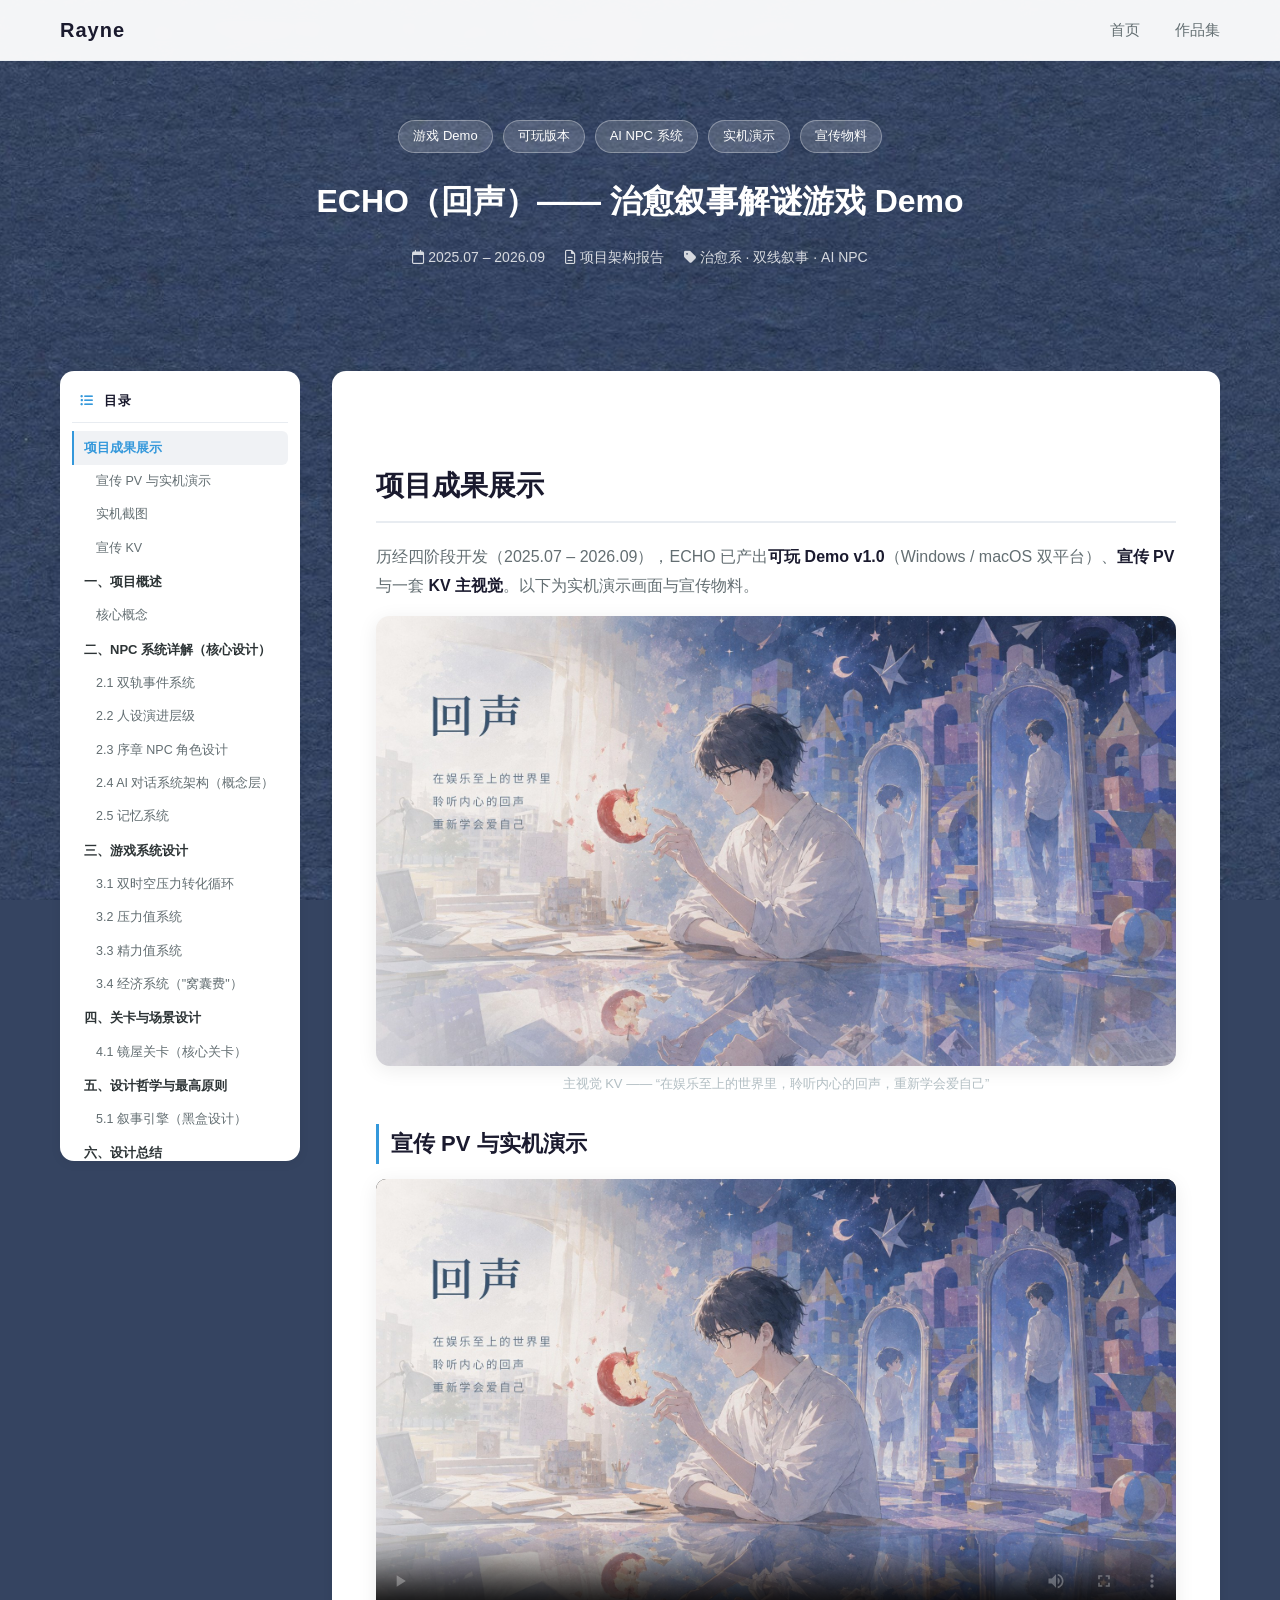
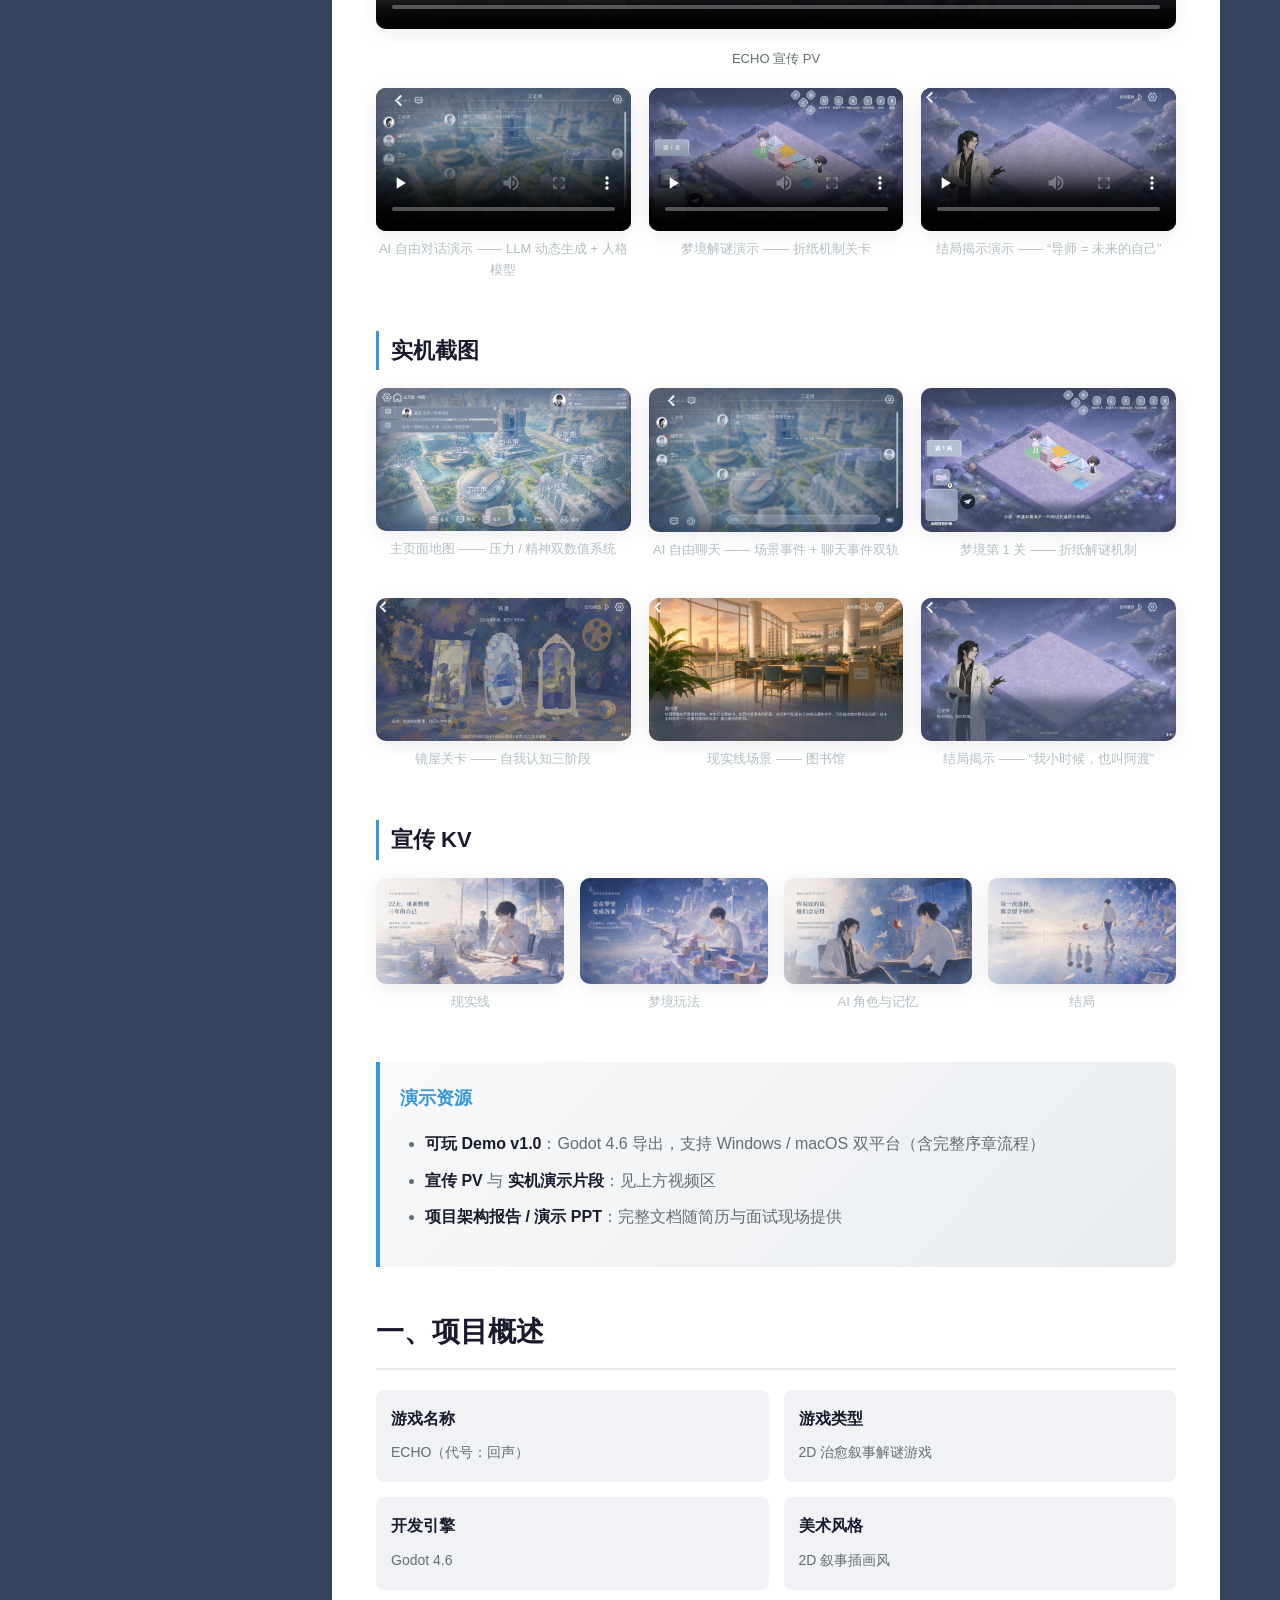
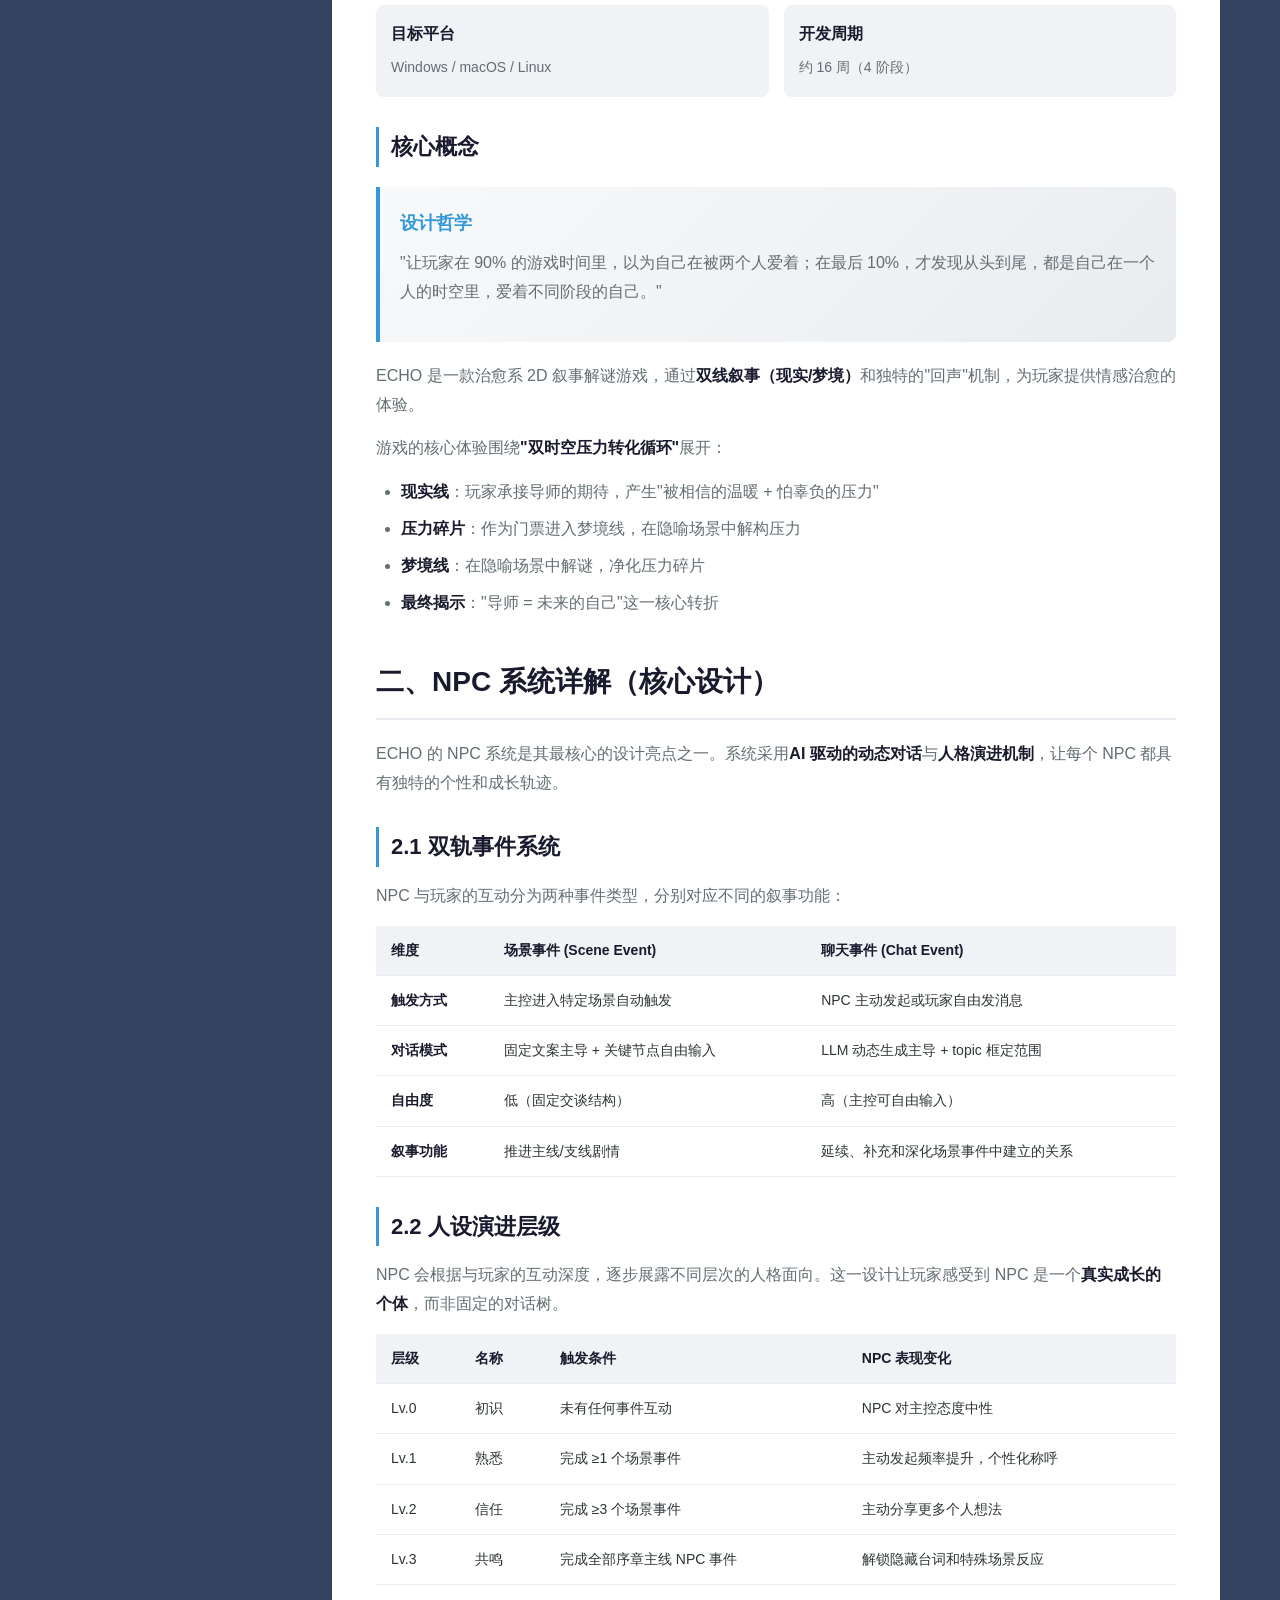
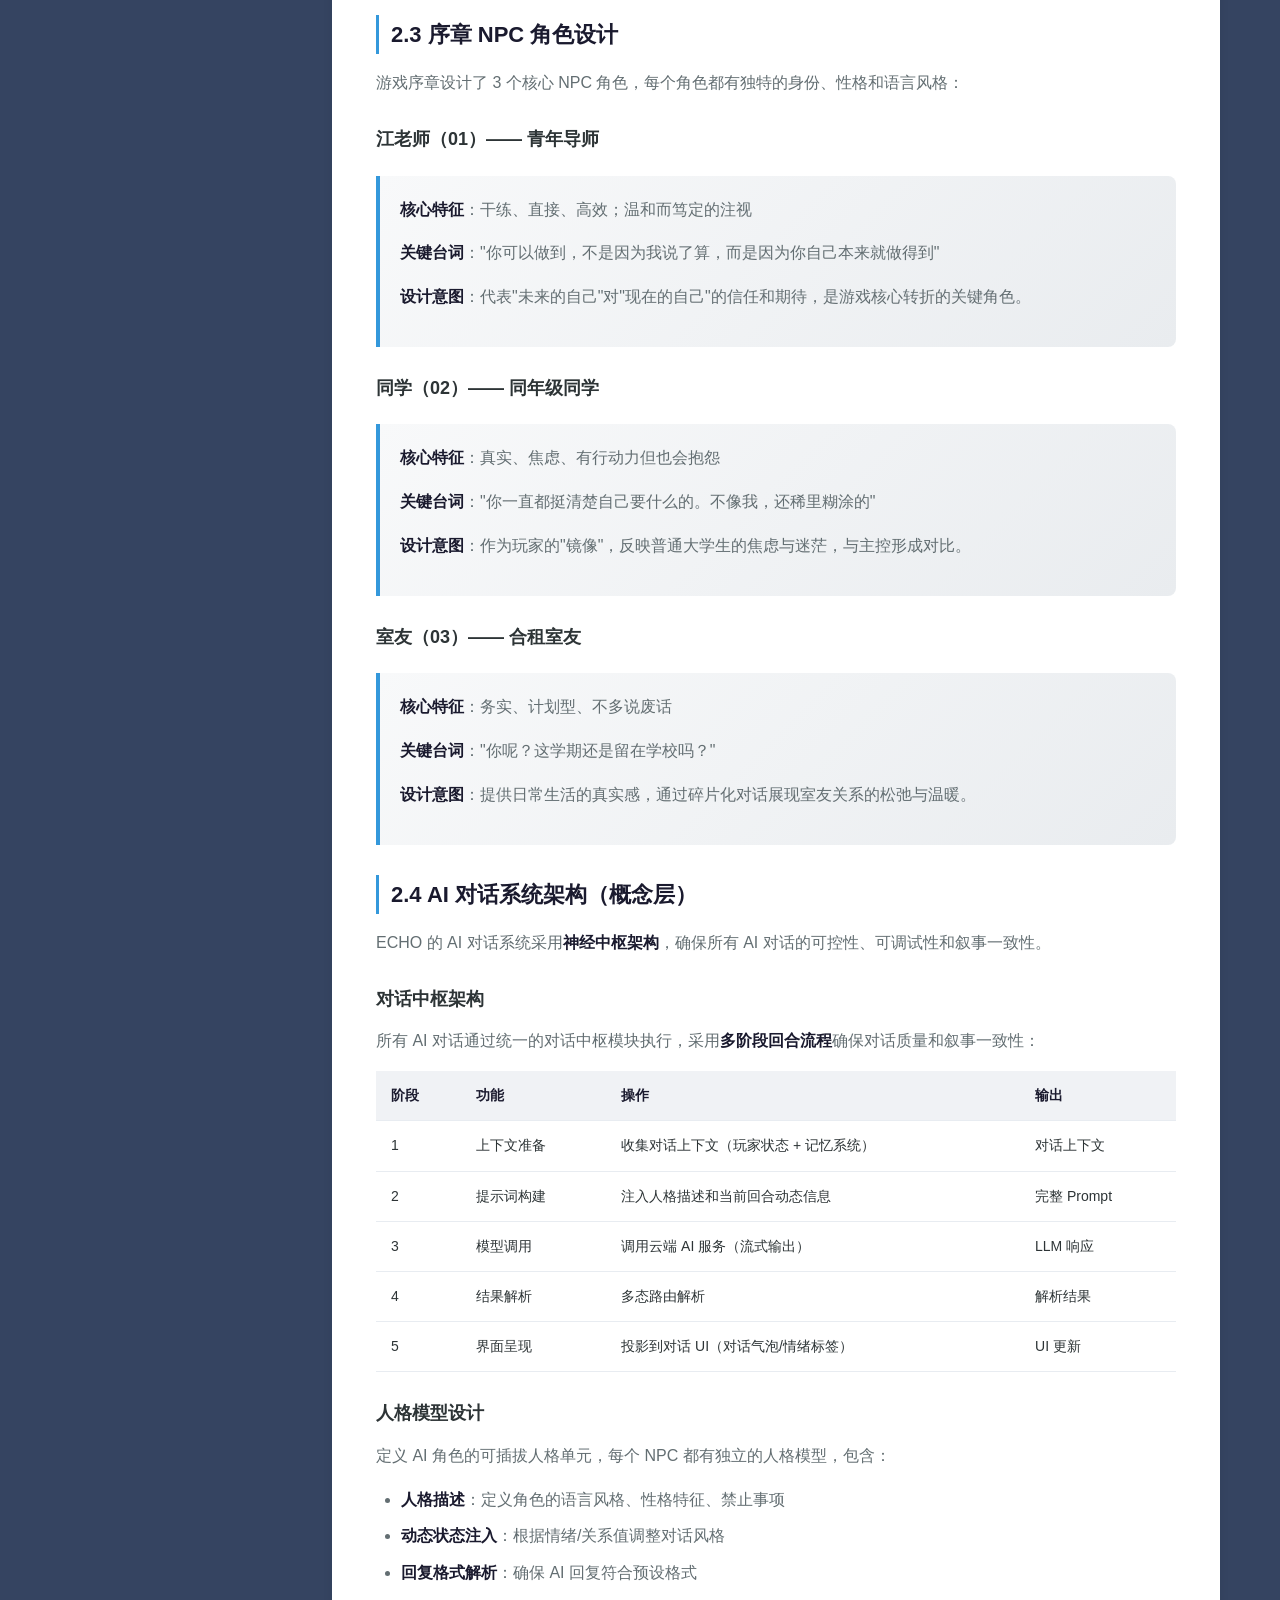
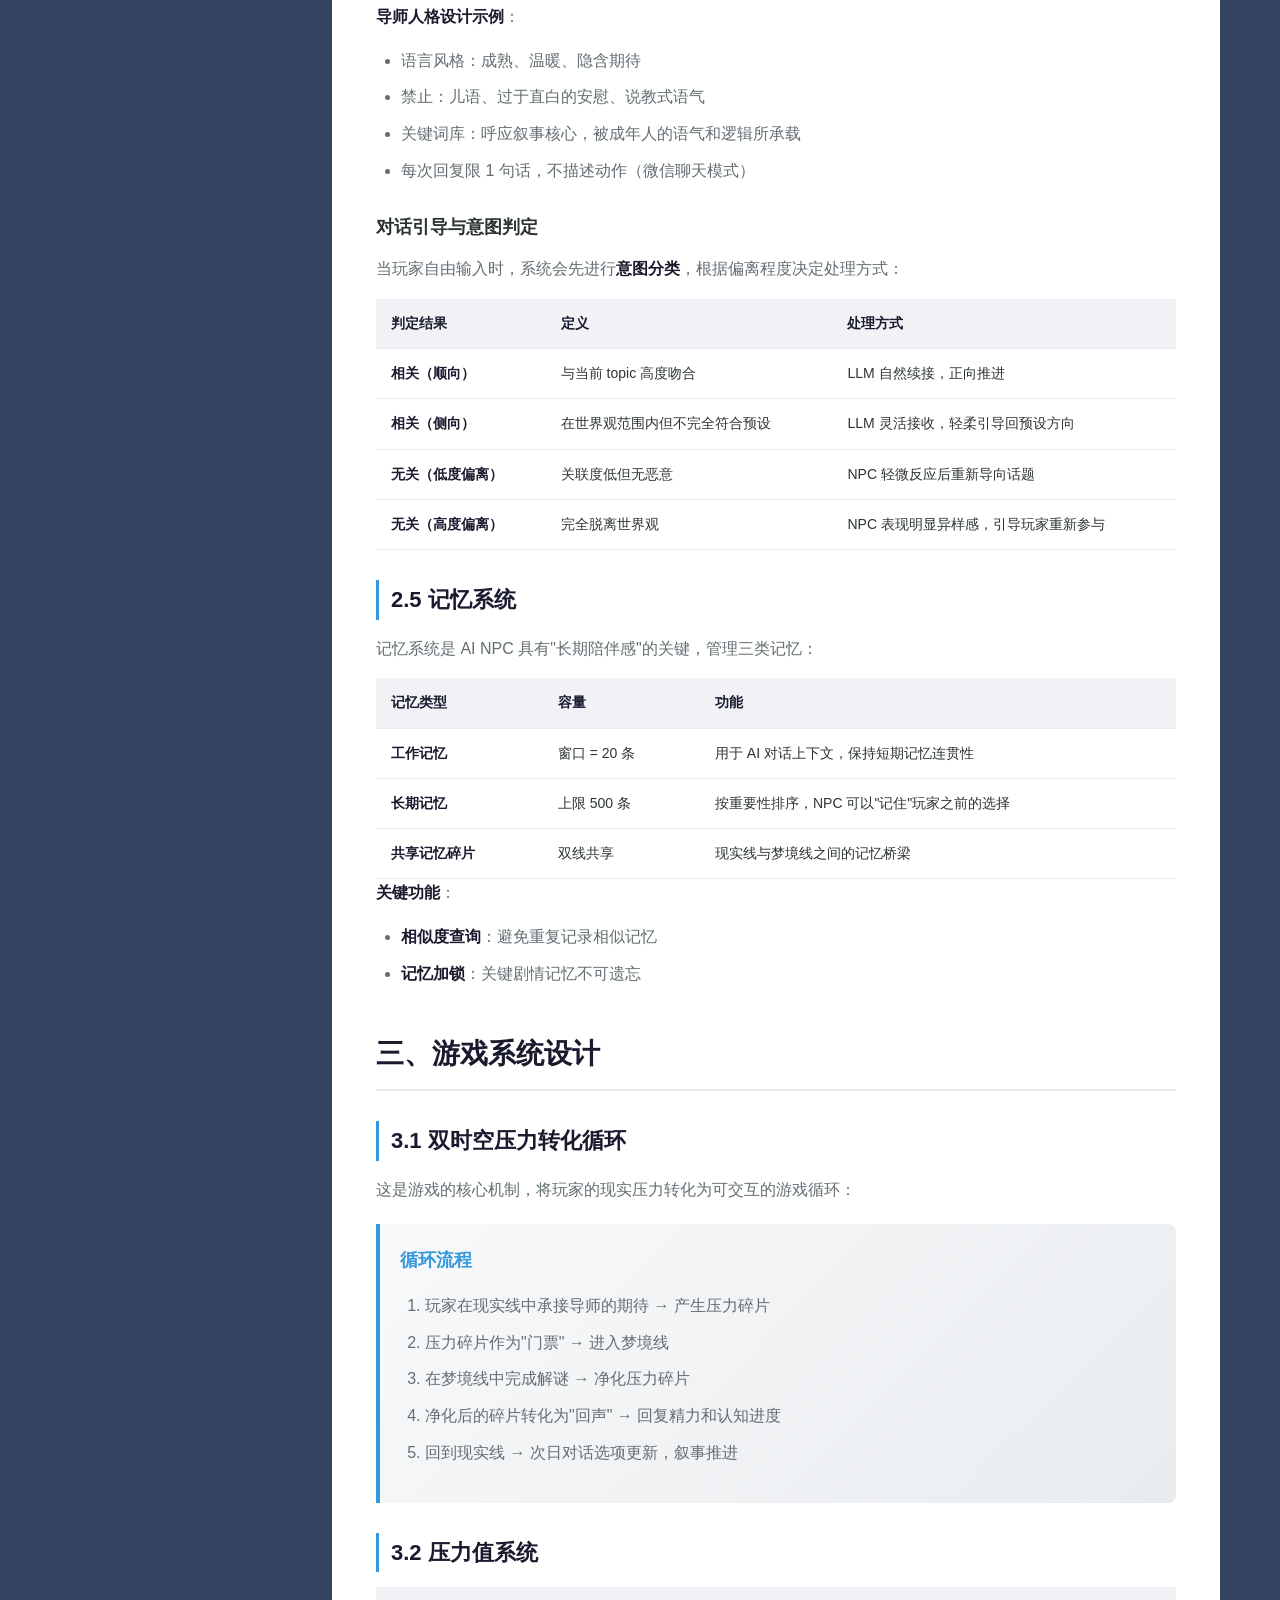
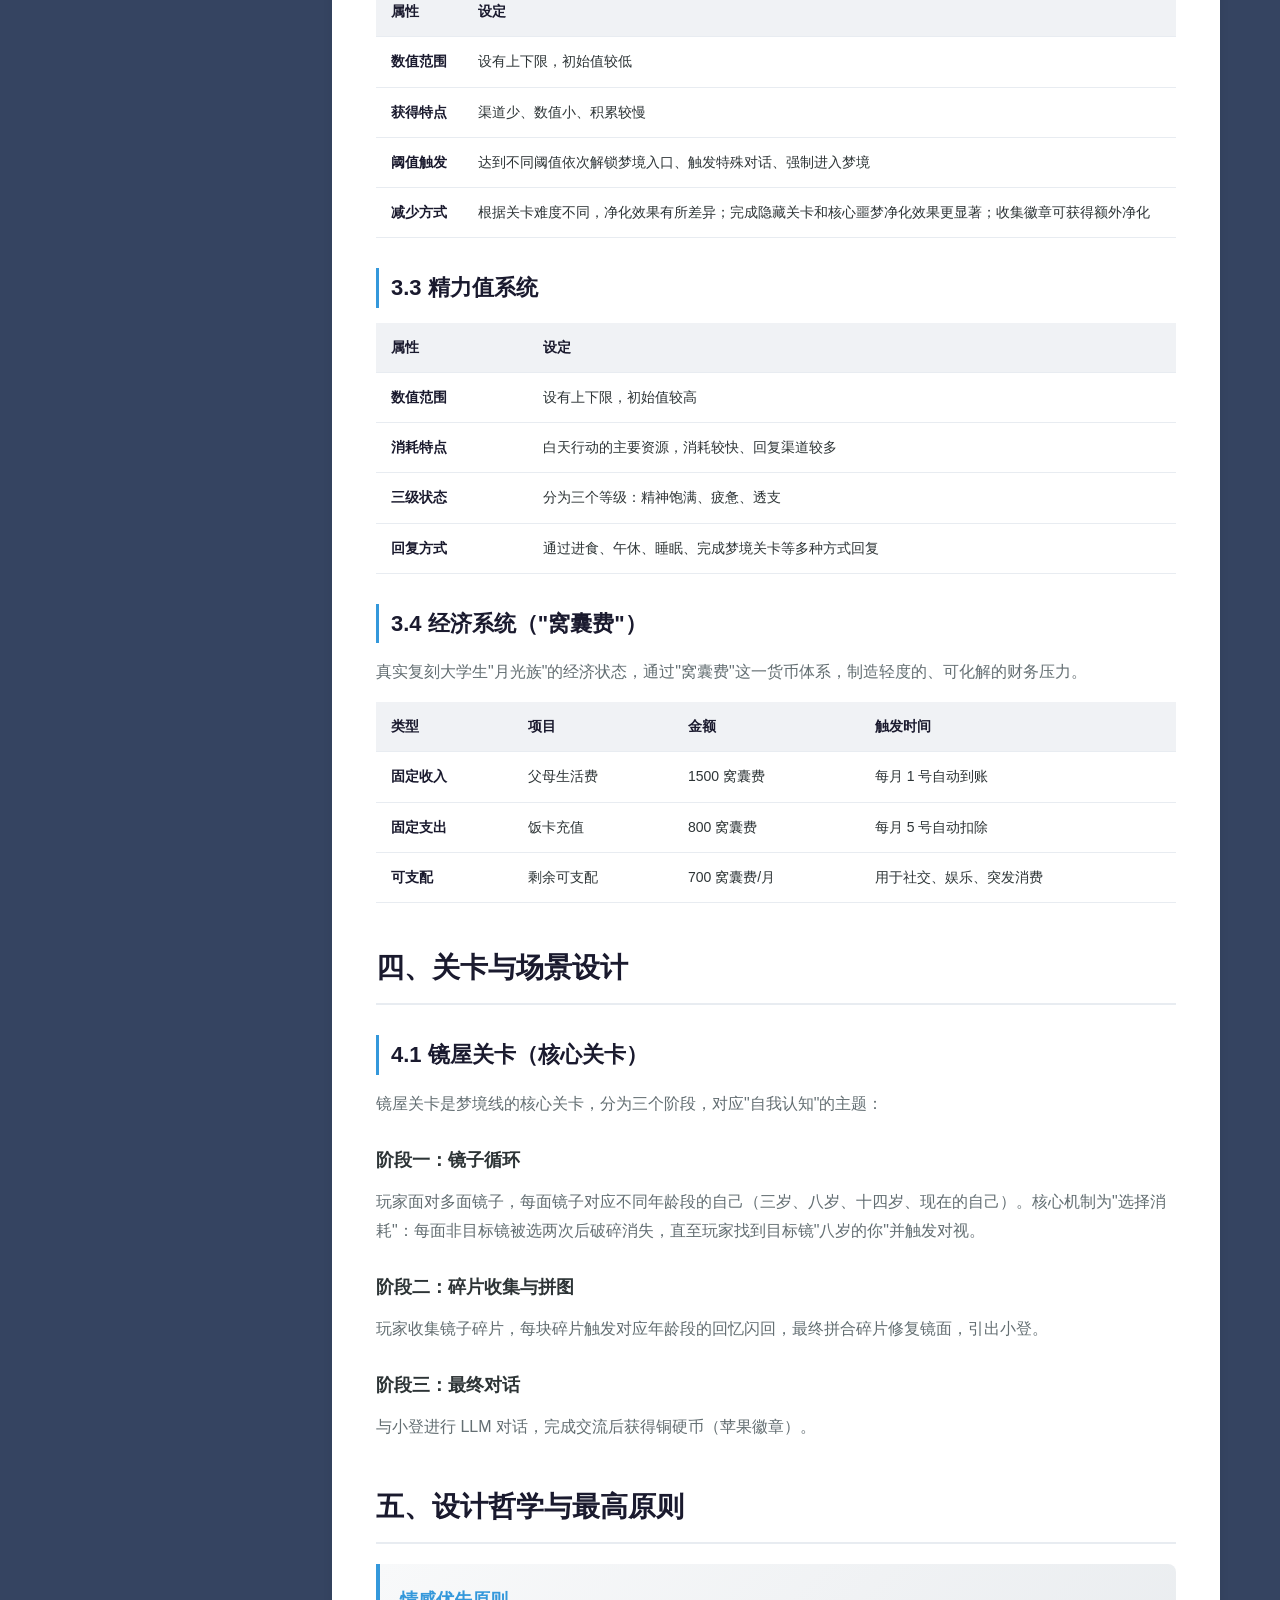
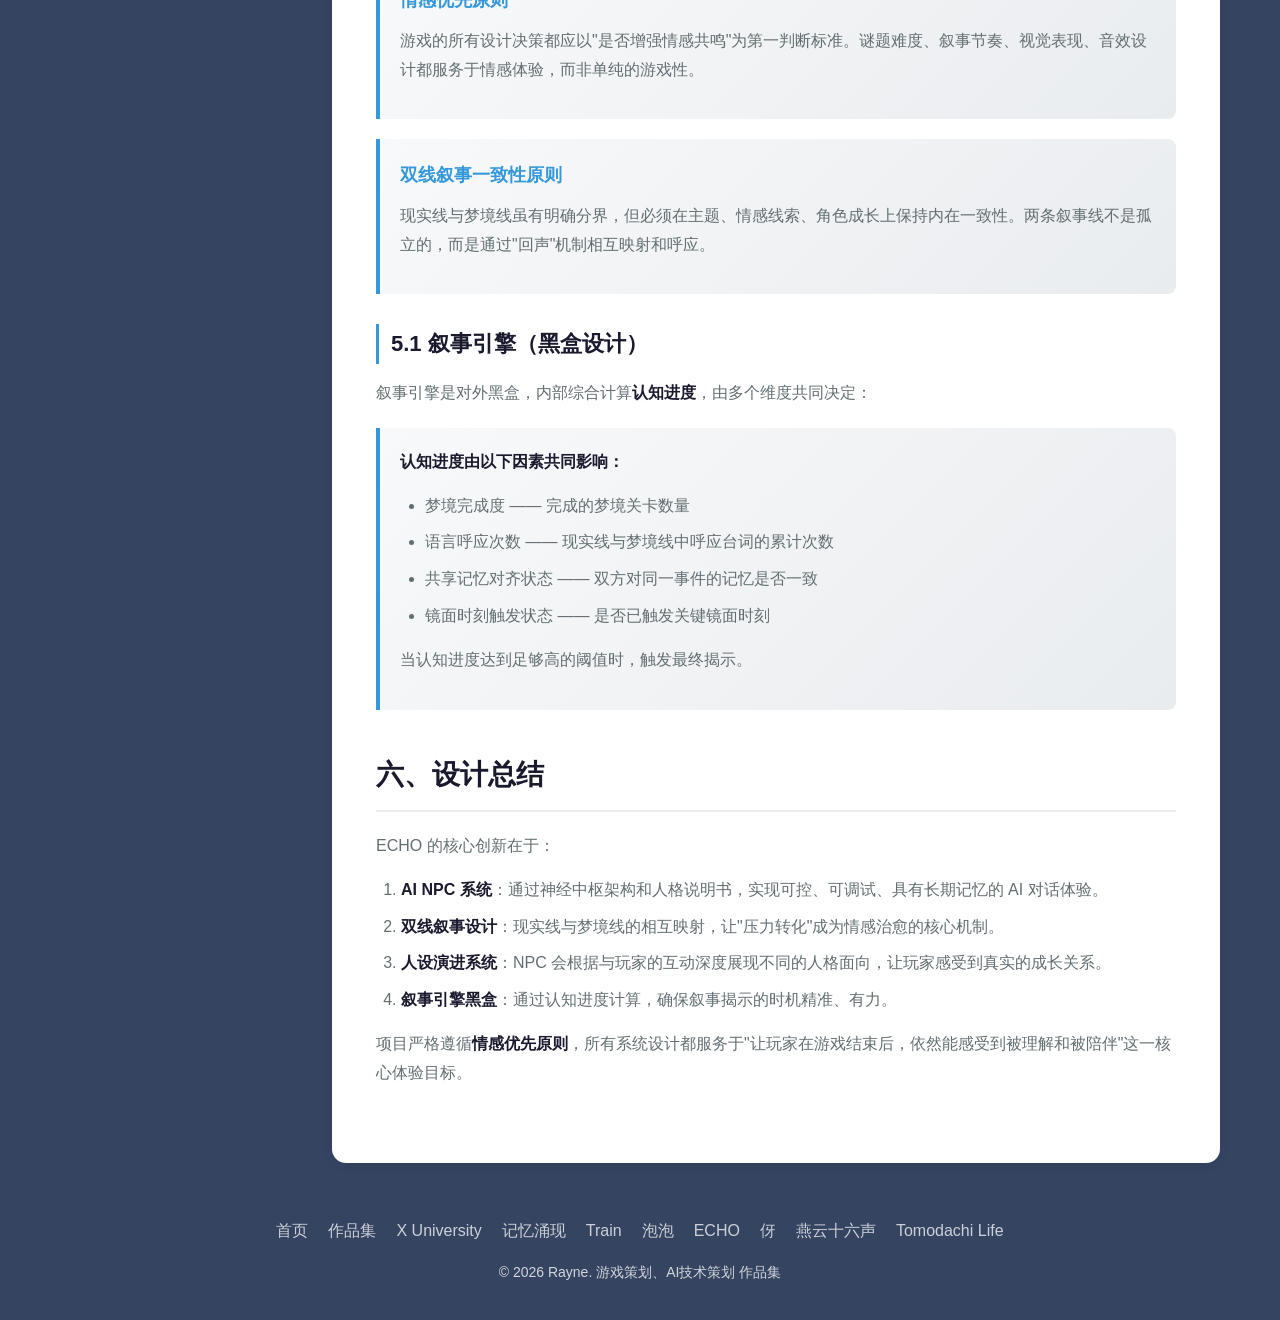
<file: portfolio-echo.html>
<!DOCTYPE html>
<html lang="zh-CN">
<head>
    <meta charset="UTF-8">
    <meta name="viewport" content="width=device-width, initial-scale=1.0">
    <title>ECHO - 游戏 Demo | Rayne-portfolio</title>
    <link rel="stylesheet" href="style.css?v=20260924e">
    <link rel="stylesheet" href="https://cdnjs.cloudflare.com/ajax/libs/font-awesome/6.4.0/css/all.min.css">
</head>
<body>
    <!-- 顶部导航栏 -->
    <nav class="navbar">
        <div class="nav-container">
            <a href="index.html" class="nav-logo">Rayne</a>
            <div class="nav-toggle" id="navToggle">
                <span></span><span></span><span></span>
            </div>
            <ul class="nav-menu" id="navMenu">
                <li><a href="index.html" class="nav-link">首页</a></li>
                <li><a href="portfolio.html" class="nav-link">作品集</a></li>
            </ul>
        </div>
    </nav>

    <!-- 文章头部 -->
    <header class="article-header">
        <div class="container">
            <div class="article-tags">
                <span class="article-tag">游戏 Demo</span>
                <span class="article-tag">可玩版本</span>
                <span class="article-tag">AI NPC 系统</span>
                <span class="article-tag">实机演示</span>
                <span class="article-tag">宣传物料</span>
            </div>
            <h1>ECHO（回声）—— 治愈叙事解谜游戏 Demo</h1>
            <div class="article-meta">
                <span><i class="far fa-calendar"></i> 2025.07 – 2026.09</span>
                <span><i class="far fa-file-alt"></i> 项目架构报告</span>
                <span><i class="fas fa-tag"></i> 治愈系 · 双线叙事 · AI NPC</span>
            </div>
        </div>
    </header>

    <!-- 文章正文 -->
    <div class="article-layout">
        <!-- 左侧目录栏 -->
        <aside class="article-toc" id="articleToc">
            <div class="article-toc-title"><i class="fas fa-list-ul"></i> 目录</div>
            <nav class="article-toc-nav">
                <a href="#sec-1" class="toc-h2">项目成果展示</a>
                <a href="#sec-2" class="toc-h3">宣传 PV 与实机演示</a>
                <a href="#sec-3" class="toc-h3">实机截图</a>
                <a href="#sec-4" class="toc-h3">宣传 KV</a>
                <a href="#sec-5" class="toc-h2">一、项目概述</a>
                <a href="#sec-6" class="toc-h3">核心概念</a>
                <a href="#sec-7" class="toc-h2">二、NPC 系统详解（核心设计）</a>
                <a href="#sec-8" class="toc-h3">2.1 双轨事件系统</a>
                <a href="#sec-9" class="toc-h3">2.2 人设演进层级</a>
                <a href="#sec-10" class="toc-h3">2.3 序章 NPC 角色设计</a>
                <a href="#sec-11" class="toc-h3">2.4 AI 对话系统架构（概念层）</a>
                <a href="#sec-12" class="toc-h3">2.5 记忆系统</a>
                <a href="#sec-13" class="toc-h2">三、游戏系统设计</a>
                <a href="#sec-14" class="toc-h3">3.1 双时空压力转化循环</a>
                <a href="#sec-15" class="toc-h3">3.2 压力值系统</a>
                <a href="#sec-16" class="toc-h3">3.3 精力值系统</a>
                <a href="#sec-17" class="toc-h3">3.4 经济系统（"窝囊费"）</a>
                <a href="#sec-18" class="toc-h2">四、关卡与场景设计</a>
                <a href="#sec-19" class="toc-h3">4.1 镜屋关卡（核心关卡）</a>
                <a href="#sec-20" class="toc-h2">五、设计哲学与最高原则</a>
                <a href="#sec-21" class="toc-h3">5.1 叙事引擎（黑盒设计）</a>
                <a href="#sec-22" class="toc-h2">六、设计总结</a>
            </nav>
        </aside>

    <article class="article-content">

        <!-- ===== ECHO 项目成果展示（2026.09 更新） ===== -->
        <section class="echo-showcase">
            <h2 class="showcase-title" id="sec-1">项目成果展示</h2>
            <p class="showcase-intro">历经四阶段开发（2025.07 – 2026.09），ECHO 已产出<strong>可玩 Demo v1.0</strong>（Windows / macOS 双平台）、<strong>宣传 PV</strong> 与一套 <strong>KV 主视觉</strong>。以下为实机演示画面与宣传物料。</p>

            <!-- 主 KV -->
            <figure class="echo-figure echo-kv-hero">
                <img src="img/echo/kv-main.jpg" alt="ECHO 主视觉 KV">
                <figcaption>主视觉 KV —— “在娱乐至上的世界里，聆听内心的回声，重新学会爱自己”</figcaption>
            </figure>

            <!-- 演示视频 -->
            <h3 id="sec-2">宣传 PV 与实机演示</h3>
            <div class="echo-video-main">
                <video controls preload="metadata" poster="img/echo/kv-main.jpg">
                    <source src="video/pv.mp4" type="video/mp4">
                    您的浏览器不支持视频播放。
                </video>
                <p class="echo-video-caption">ECHO 宣传 PV</p>
            </div>
            <div class="echo-video-grid">
                <figure class="echo-figure">
                    <video controls preload="none" poster="img/echo/shot-chat.jpg">
                        <source src="video/demo-chat.mp4" type="video/mp4">
                        您的浏览器不支持视频播放。
                    </video>
                    <figcaption>AI 自由对话演示 —— LLM 动态生成 + 人格模型</figcaption>
                </figure>
                <figure class="echo-figure">
                    <video controls preload="none" poster="img/echo/shot-dream1.jpg">
                        <source src="video/demo-dream.mp4" type="video/mp4">
                        您的浏览器不支持视频播放。
                    </video>
                    <figcaption>梦境解谜演示 —— 折纸机制关卡</figcaption>
                </figure>
                <figure class="echo-figure">
                    <video controls preload="none" poster="img/echo/shot-ending.jpg">
                        <source src="video/demo-ending.mp4" type="video/mp4">
                        您的浏览器不支持视频播放。
                    </video>
                    <figcaption>结局揭示演示 —— “导师 = 未来的自己”</figcaption>
                </figure>
            </div>

            <!-- 实机截图 -->
            <h3 id="sec-3">实机截图</h3>
            <div class="echo-shot-grid">
                <figure class="echo-figure"><img src="img/echo/shot-map.jpg" alt="大地图界面"><figcaption>主页面地图 —— 压力 / 精神双数值系统</figcaption></figure>
                <figure class="echo-figure"><img src="img/echo/shot-chat.jpg" alt="自由聊天界面"><figcaption>AI 自由聊天 —— 场景事件 + 聊天事件双轨</figcaption></figure>
                <figure class="echo-figure"><img src="img/echo/shot-dream1.jpg" alt="梦境第一关"><figcaption>梦境第 1 关 —— 折纸解谜机制</figcaption></figure>
                <figure class="echo-figure"><img src="img/echo/shot-dream2.jpg" alt="镜屋关卡"><figcaption>镜屋关卡 —— 自我认知三阶段</figcaption></figure>
                <figure class="echo-figure"><img src="img/echo/shot-library.jpg" alt="图书馆场景"><figcaption>现实线场景 —— 图书馆</figcaption></figure>
                <figure class="echo-figure"><img src="img/echo/shot-ending.jpg" alt="结局对话"><figcaption>结局揭示 —— “我小时候，也叫阿渡”</figcaption></figure>
            </div>

            <!-- 宣传 KV 图集 -->
            <h3 id="sec-4">宣传 KV</h3>
            <div class="echo-kv-grid">
                <figure class="echo-figure"><img src="img/echo/kv-reality.jpg" alt="现实线 KV"><figcaption>现实线</figcaption></figure>
                <figure class="echo-figure"><img src="img/echo/kv-dream.jpg" alt="梦境玩法 KV"><figcaption>梦境玩法</figcaption></figure>
                <figure class="echo-figure"><img src="img/echo/kv-ai.jpg" alt="AI 角色记忆 KV"><figcaption>AI 角色与记忆</figcaption></figure>
                <figure class="echo-figure"><img src="img/echo/kv-ending.jpg" alt="结局 KV"><figcaption>结局</figcaption></figure>
            </div>

            <!-- 资源说明 -->
            <div class="highlight-box echo-resources">
                <h4>演示资源</h4>
                <ul>
                    <li><strong>可玩 Demo v1.0</strong>：Godot 4.6 导出，支持 Windows / macOS 双平台（含完整序章流程）</li>
                    <li><strong>宣传 PV</strong> 与 <strong>实机演示片段</strong>：见上方视频区</li>
                    <li><strong>项目架构报告 / 演示 PPT</strong>：完整文档随简历与面试现场提供</li>
                </ul>
            </div>
        </section>

        <h2 id="sec-5">一、项目概述</h2>

        <div class="info-grid">
            <div class="info-item">
                <strong>游戏名称</strong>
                <span>ECHO（代号：回声）</span>
            </div>
            <div class="info-item">
                <strong>游戏类型</strong>
                <span>2D 治愈叙事解谜游戏</span>
            </div>
            <div class="info-item">
                <strong>开发引擎</strong>
                <span>Godot 4.6</span>
            </div>
            <div class="info-item">
                <strong>美术风格</strong>
                <span>2D 叙事插画风</span>
            </div>
            <div class="info-item">
                <strong>目标平台</strong>
                <span>Windows / macOS / Linux</span>
            </div>
            <div class="info-item">
                <strong>开发周期</strong>
                <span>约 16 周（4 阶段）</span>
            </div>
        </div>

        <h3 id="sec-6">核心概念</h3>
        <div class="highlight-box">
            <h4>设计哲学</h4>
            <p>"让玩家在 90% 的游戏时间里，以为自己在被两个人爱着；在最后 10%，才发现从头到尾，都是自己在一个人的时空里，爱着不同阶段的自己。"</p>
        </div>

        <p>ECHO 是一款治愈系 2D 叙事解谜游戏，通过<strong>双线叙事（现实/梦境）</strong>和独特的"回声"机制，为玩家提供情感治愈的体验。</p>

        <p>游戏的核心体验围绕<strong>"双时空压力转化循环"</strong>展开：</p>
        <ul>
            <li><strong>现实线</strong>：玩家承接导师的期待，产生"被相信的温暖 + 怕辜负的压力"</li>
            <li><strong>压力碎片</strong>：作为门票进入梦境线，在隐喻场景中解构压力</li>
            <li><strong>梦境线</strong>：在隐喻场景中解谜，净化压力碎片</li>
            <li><strong>最终揭示</strong>："导师 = 未来的自己"这一核心转折</li>
        </ul>

        <h2 id="sec-7">二、NPC 系统详解（核心设计）</h2>

        <p>ECHO 的 NPC 系统是其最核心的设计亮点之一。系统采用<strong>AI 驱动的动态对话</strong>与<strong>人格演进机制</strong>，让每个 NPC 都具有独特的个性和成长轨迹。</p>

        <h3 id="sec-8">2.1 双轨事件系统</h3>
        <p>NPC 与玩家的互动分为两种事件类型，分别对应不同的叙事功能：</p>

        <table class="data-table">
            <thead>
                <tr>
                    <th>维度</th>
                    <th>场景事件 (Scene Event)</th>
                    <th>聊天事件 (Chat Event)</th>
                </tr>
            </thead>
            <tbody>
                <tr>
                    <td><strong>触发方式</strong></td>
                    <td>主控进入特定场景自动触发</td>
                    <td>NPC 主动发起或玩家自由发消息</td>
                </tr>
                <tr>
                    <td><strong>对话模式</strong></td>
                    <td>固定文案主导 + 关键节点自由输入</td>
                    <td>LLM 动态生成主导 + topic 框定范围</td>
                </tr>
                <tr>
                    <td><strong>自由度</strong></td>
                    <td>低（固定交谈结构）</td>
                    <td>高（主控可自由输入）</td>
                </tr>
                <tr>
                    <td><strong>叙事功能</strong></td>
                    <td>推进主线/支线剧情</td>
                    <td>延续、补充和深化场景事件中建立的关系</td>
                </tr>
            </tbody>
        </table>

        <h3 id="sec-9">2.2 人设演进层级</h3>
        <p>NPC 会根据与玩家的互动深度，逐步展露不同层次的人格面向。这一设计让玩家感受到 NPC 是一个<strong>真实成长的个体</strong>，而非固定的对话树。</p>

        <table class="data-table">
            <thead>
                <tr>
                    <th>层级</th>
                    <th>名称</th>
                    <th>触发条件</th>
                    <th>NPC 表现变化</th>
                </tr>
            </thead>
            <tbody>
                <tr>
                    <td>Lv.0</td>
                    <td>初识</td>
                    <td>未有任何事件互动</td>
                    <td>NPC 对主控态度中性</td>
                </tr>
                <tr>
                    <td>Lv.1</td>
                    <td>熟悉</td>
                    <td>完成 ≥1 个场景事件</td>
                    <td>主动发起频率提升，个性化称呼</td>
                </tr>
                <tr>
                    <td>Lv.2</td>
                    <td>信任</td>
                    <td>完成 ≥3 个场景事件</td>
                    <td>主动分享更多个人想法</td>
                </tr>
                <tr>
                    <td>Lv.3</td>
                    <td>共鸣</td>
                    <td>完成全部序章主线 NPC 事件</td>
                    <td>解锁隐藏台词和特殊场景反应</td>
                </tr>
            </tbody>
        </table>

        <h3 id="sec-10">2.3 序章 NPC 角色设计</h3>
        <p>游戏序章设计了 3 个核心 NPC 角色，每个角色都有独特的身份、性格和语言风格：</p>

        <h4>江老师（01）—— 青年导师</h4>
        <div class="highlight-box">
            <p><strong>核心特征</strong>：干练、直接、高效；温和而笃定的注视</p>
            <p><strong>关键台词</strong>："你可以做到，不是因为我说了算，而是因为你自己本来就做得到"</p>
            <p><strong>设计意图</strong>：代表"未来的自己"对"现在的自己"的信任和期待，是游戏核心转折的关键角色。</p>
        </div>

        <h4>同学（02）—— 同年级同学</h4>
        <div class="highlight-box">
            <p><strong>核心特征</strong>：真实、焦虑、有行动力但也会抱怨</p>
            <p><strong>关键台词</strong>："你一直都挺清楚自己要什么的。不像我，还稀里糊涂的"</p>
            <p><strong>设计意图</strong>：作为玩家的"镜像"，反映普通大学生的焦虑与迷茫，与主控形成对比。</p>
        </div>

        <h4>室友（03）—— 合租室友</h4>
        <div class="highlight-box">
            <p><strong>核心特征</strong>：务实、计划型、不多说废话</p>
            <p><strong>关键台词</strong>："你呢？这学期还是留在学校吗？"</p>
            <p><strong>设计意图</strong>：提供日常生活的真实感，通过碎片化对话展现室友关系的松弛与温暖。</p>
        </div>

        <h3 id="sec-11">2.4 AI 对话系统架构（概念层）</h3>
        <p>ECHO 的 AI 对话系统采用<strong>神经中枢架构</strong>，确保所有 AI 对话的可控性、可调试性和叙事一致性。</p>

        <h4>对话中枢架构</h4>
        <p>所有 AI 对话通过统一的对话中枢模块执行，采用<strong>多阶段回合流程</strong>确保对话质量和叙事一致性：</p>

        <table class="data-table">
            <thead>
                <tr>
                    <th>阶段</th>
                    <th>功能</th>
                    <th>操作</th>
                    <th>输出</th>
                </tr>
            </thead>
            <tbody>
                <tr>
                    <td>1</td>
                    <td>上下文准备</td>
                    <td>收集对话上下文（玩家状态 + 记忆系统）</td>
                    <td>对话上下文</td>
                </tr>
                <tr>
                    <td>2</td>
                    <td>提示词构建</td>
                    <td>注入人格描述和当前回合动态信息</td>
                    <td>完整 Prompt</td>
                </tr>
                <tr>
                    <td>3</td>
                    <td>模型调用</td>
                    <td>调用云端 AI 服务（流式输出）</td>
                    <td>LLM 响应</td>
                </tr>
                <tr>
                    <td>4</td>
                    <td>结果解析</td>
                    <td>多态路由解析</td>
                    <td>解析结果</td>
                </tr>
                <tr>
                    <td>5</td>
                    <td>界面呈现</td>
                    <td>投影到对话 UI（对话气泡/情绪标签）</td>
                    <td>UI 更新</td>
                </tr>
            </tbody>
        </table>

        <h4>人格模型设计</h4>
        <p>定义 AI 角色的可插拔人格单元，每个 NPC 都有独立的人格模型，包含：</p>
        <ul>
            <li><strong>人格描述</strong>：定义角色的语言风格、性格特征、禁止事项</li>
            <li><strong>动态状态注入</strong>：根据情绪/关系值调整对话风格</li>
            <li><strong>回复格式解析</strong>：确保 AI 回复符合预设格式</li>
        </ul>

        <p><strong>导师人格设计示例</strong>：</p>
        <ul>
            <li>语言风格：成熟、温暖、隐含期待</li>
            <li>禁止：儿语、过于直白的安慰、说教式语气</li>
            <li>关键词库：呼应叙事核心，被成年人的语气和逻辑所承载</li>
            <li>每次回复限 1 句话，不描述动作（微信聊天模式）</li>
        </ul>

        <h4>对话引导与意图判定</h4>
        <p>当玩家自由输入时，系统会先进行<strong>意图分类</strong>，根据偏离程度决定处理方式：</p>

        <table class="data-table">
            <thead>
                <tr>
                    <th>判定结果</th>
                    <th>定义</th>
                    <th>处理方式</th>
                </tr>
            </thead>
            <tbody>
                <tr>
                    <td><strong>相关（顺向）</strong></td>
                    <td>与当前 topic 高度吻合</td>
                    <td>LLM 自然续接，正向推进</td>
                </tr>
                <tr>
                    <td><strong>相关（侧向）</strong></td>
                    <td>在世界观范围内但不完全符合预设</td>
                    <td>LLM 灵活接收，轻柔引导回预设方向</td>
                </tr>
                <tr>
                    <td><strong>无关（低度偏离）</strong></td>
                    <td>关联度低但无恶意</td>
                    <td>NPC 轻微反应后重新导向话题</td>
                </tr>
                <tr>
                    <td><strong>无关（高度偏离）</strong></td>
                    <td>完全脱离世界观</td>
                    <td>NPC 表现明显异样感，引导玩家重新参与</td>
                </tr>
            </tbody>
        </table>

        <h3 id="sec-12">2.5 记忆系统</h3>
        <p>记忆系统是 AI NPC 具有"长期陪伴感"的关键，管理三类记忆：</p>

        <table class="data-table">
            <thead>
                <tr>
                    <th>记忆类型</th>
                    <th>容量</th>
                    <th>功能</th>
                </tr>
            </thead>
            <tbody>
                <tr>
                    <td><strong>工作记忆</strong></td>
                    <td>窗口 = 20 条</td>
                    <td>用于 AI 对话上下文，保持短期记忆连贯性</td>
                </tr>
                <tr>
                    <td><strong>长期记忆</strong></td>
                    <td>上限 500 条</td>
                    <td>按重要性排序，NPC 可以"记住"玩家之前的选择</td>
                </tr>
                <tr>
                    <td><strong>共享记忆碎片</strong></td>
                    <td>双线共享</td>
                    <td>现实线与梦境线之间的记忆桥梁</td>
                </tr>
            </tbody>
        </table>

        <p><strong>关键功能</strong>：</p>
        <ul>
            <li><strong>相似度查询</strong>：避免重复记录相似记忆</li>
            <li><strong>记忆加锁</strong>：关键剧情记忆不可遗忘</li>
        </ul>

        <h2 id="sec-13">三、游戏系统设计</h2>

        <h3 id="sec-14">3.1 双时空压力转化循环</h3>
        <p>这是游戏的核心机制，将玩家的现实压力转化为可交互的游戏循环：</p>

        <div class="highlight-box">
            <h4>循环流程</h4>
            <ol>
                <li>玩家在现实线中承接导师的期待 → 产生压力碎片</li>
                <li>压力碎片作为"门票" → 进入梦境线</li>
                <li>在梦境线中完成解谜 → 净化压力碎片</li>
                <li>净化后的碎片转化为"回声" → 回复精力和认知进度</li>
                <li>回到现实线 → 次日对话选项更新，叙事推进</li>
            </ol>
        </div>

        <h3 id="sec-15">3.2 压力值系统</h3>
        <table class="data-table">
            <thead>
                <tr><th>属性</th><th>设定</th></tr>
            </thead>
            <tbody>
                <tr><td><strong>数值范围</strong></td><td>设有上下限，初始值较低</td></tr>
                <tr><td><strong>获得特点</strong></td><td>渠道少、数值小、积累较慢</td></tr>
                <tr><td><strong>阈值触发</strong></td><td>达到不同阈值依次解锁梦境入口、触发特殊对话、强制进入梦境</td></tr>
                <tr><td><strong>减少方式</strong></td><td>根据关卡难度不同，净化效果有所差异；完成隐藏关卡和核心噩梦净化效果更显著；收集徽章可获得额外净化</td></tr>
            </tbody>
        </table>

        <h3 id="sec-16">3.3 精力值系统</h3>
        <table class="data-table">
            <thead>
                <tr><th>属性</th><th>设定</th></tr>
            </thead>
            <tbody>
                <tr><td><strong>数值范围</strong></td><td>设有上下限，初始值较高</td></tr>
                <tr><td><strong>消耗特点</strong></td><td>白天行动的主要资源，消耗较快、回复渠道较多</td></tr>
                <tr><td><strong>三级状态</strong></td><td>分为三个等级：精神饱满、疲惫、透支</td></tr>
                <tr><td><strong>回复方式</strong></td><td>通过进食、午休、睡眠、完成梦境关卡等多种方式回复</td></tr>
            </tbody>
        </table>

        <h3 id="sec-17">3.4 经济系统（"窝囊费"）</h3>
        <p>真实复刻大学生"月光族"的经济状态，通过"窝囊费"这一货币体系，制造轻度的、可化解的财务压力。</p>

        <table class="data-table">
            <thead>
                <tr><th>类型</th><th>项目</th><th>金额</th><th>触发时间</th></tr>
            </thead>
            <tbody>
                <tr><td><strong>固定收入</strong></td><td>父母生活费</td><td>1500 窝囊费</td><td>每月 1 号自动到账</td></tr>
                <tr><td><strong>固定支出</strong></td><td>饭卡充值</td><td>800 窝囊费</td><td>每月 5 号自动扣除</td></tr>
                <tr><td><strong>可支配</strong></td><td>剩余可支配</td><td>700 窝囊费/月</td><td>用于社交、娱乐、突发消费</td></tr>
            </tbody>
        </table>

        <h2 id="sec-18">四、关卡与场景设计</h2>

        <h3 id="sec-19">4.1 镜屋关卡（核心关卡）</h3>
        <p>镜屋关卡是梦境线的核心关卡，分为三个阶段，对应"自我认知"的主题：</p>

        <h4>阶段一：镜子循环</h4>
        <p>玩家面对多面镜子，每面镜子对应不同年龄段的自己（三岁、八岁、十四岁、现在的自己）。核心机制为"选择消耗"：每面非目标镜被选两次后破碎消失，直至玩家找到目标镜"八岁的你"并触发对视。</p>

        <h4>阶段二：碎片收集与拼图</h4>
        <p>玩家收集镜子碎片，每块碎片触发对应年龄段的回忆闪回，最终拼合碎片修复镜面，引出小登。</p>

        <h4>阶段三：最终对话</h4>
        <p>与小登进行 LLM 对话，完成交流后获得铜硬币（苹果徽章）。</p>

        <h2 id="sec-20">五、设计哲学与最高原则</h2>

        <div class="highlight-box">
            <h4>情感优先原则</h4>
            <p>游戏的所有设计决策都应以"是否增强情感共鸣"为第一判断标准。谜题难度、叙事节奏、视觉表现、音效设计都服务于情感体验，而非单纯的游戏性。</p>
        </div>

        <div class="highlight-box">
            <h4>双线叙事一致性原则</h4>
            <p>现实线与梦境线虽有明确分界，但必须在主题、情感线索、角色成长上保持内在一致性。两条叙事线不是孤立的，而是通过"回声"机制相互映射和呼应。</p>
        </div>

        <h3 id="sec-21">5.1 叙事引擎（黑盒设计）</h3>
        <p>叙事引擎是对外黑盒，内部综合计算<strong>认知进度</strong>，由多个维度共同决定：</p>
        <div class="highlight-box">
            <p><strong>认知进度由以下因素共同影响：</strong></p>
            <ul>
                <li>梦境完成度 —— 完成的梦境关卡数量</li>
                <li>语言呼应次数 —— 现实线与梦境线中呼应台词的累计次数</li>
                <li>共享记忆对齐状态 —— 双方对同一事件的记忆是否一致</li>
                <li>镜面时刻触发状态 —— 是否已触发关键镜面时刻</li>
            </ul>
            <p>当认知进度达到足够高的阈值时，触发最终揭示。</p>
        </div>

        <h2 id="sec-22">六、设计总结</h2>

        <p>ECHO 的核心创新在于：</p>
        <ol>
            <li><strong>AI NPC 系统</strong>：通过神经中枢架构和人格说明书，实现可控、可调试、具有长期记忆的 AI 对话体验。</li>
            <li><strong>双线叙事设计</strong>：现实线与梦境线的相互映射，让"压力转化"成为情感治愈的核心机制。</li>
            <li><strong>人设演进系统</strong>：NPC 会根据与玩家的互动深度展现不同的人格面向，让玩家感受到真实的成长关系。</li>
            <li><strong>叙事引擎黑盒</strong>：通过认知进度计算，确保叙事揭示的时机精准、有力。</li>
        </ol>

        <p>项目严格遵循<strong>情感优先原则</strong>，所有系统设计都服务于"让玩家在游戏结束后，依然能感受到被理解和被陪伴"这一核心体验目标。</p>

        
    </article>
    </div>

    <!-- 页脚 -->
    <footer class="footer">
        <div class="footer-links">
            <a href="index.html">首页</a>
            <a href="portfolio.html">作品集</a>
            <a href="portfolio-xuniversity.html">X University</a>
            <a href="portfolio-memory.html">记忆涌现</a>
            <a href="portfolio-train.html">Train</a>
            <a href="portfolio-bubble.html">泡泡</a>
            <a href="portfolio-echo.html">ECHO</a>
            <a href="portfolio-ggj.html">伢</a>
            <a href="portfolio-yanyun.html">燕云十六声</a>
            <a href="portfolio-tomodachi.html">Tomodachi Life</a>
        </div>
        <p>&copy; 2026 Rayne. 游戏策划、AI技术策划 作品集</p>
    </footer>

    <div class="back-to-top" id="backToTop"><i class="fas fa-arrow-up"></i></div>
    <script src="script.js?v=20260924e"></script>
</body>
</html>
</file>
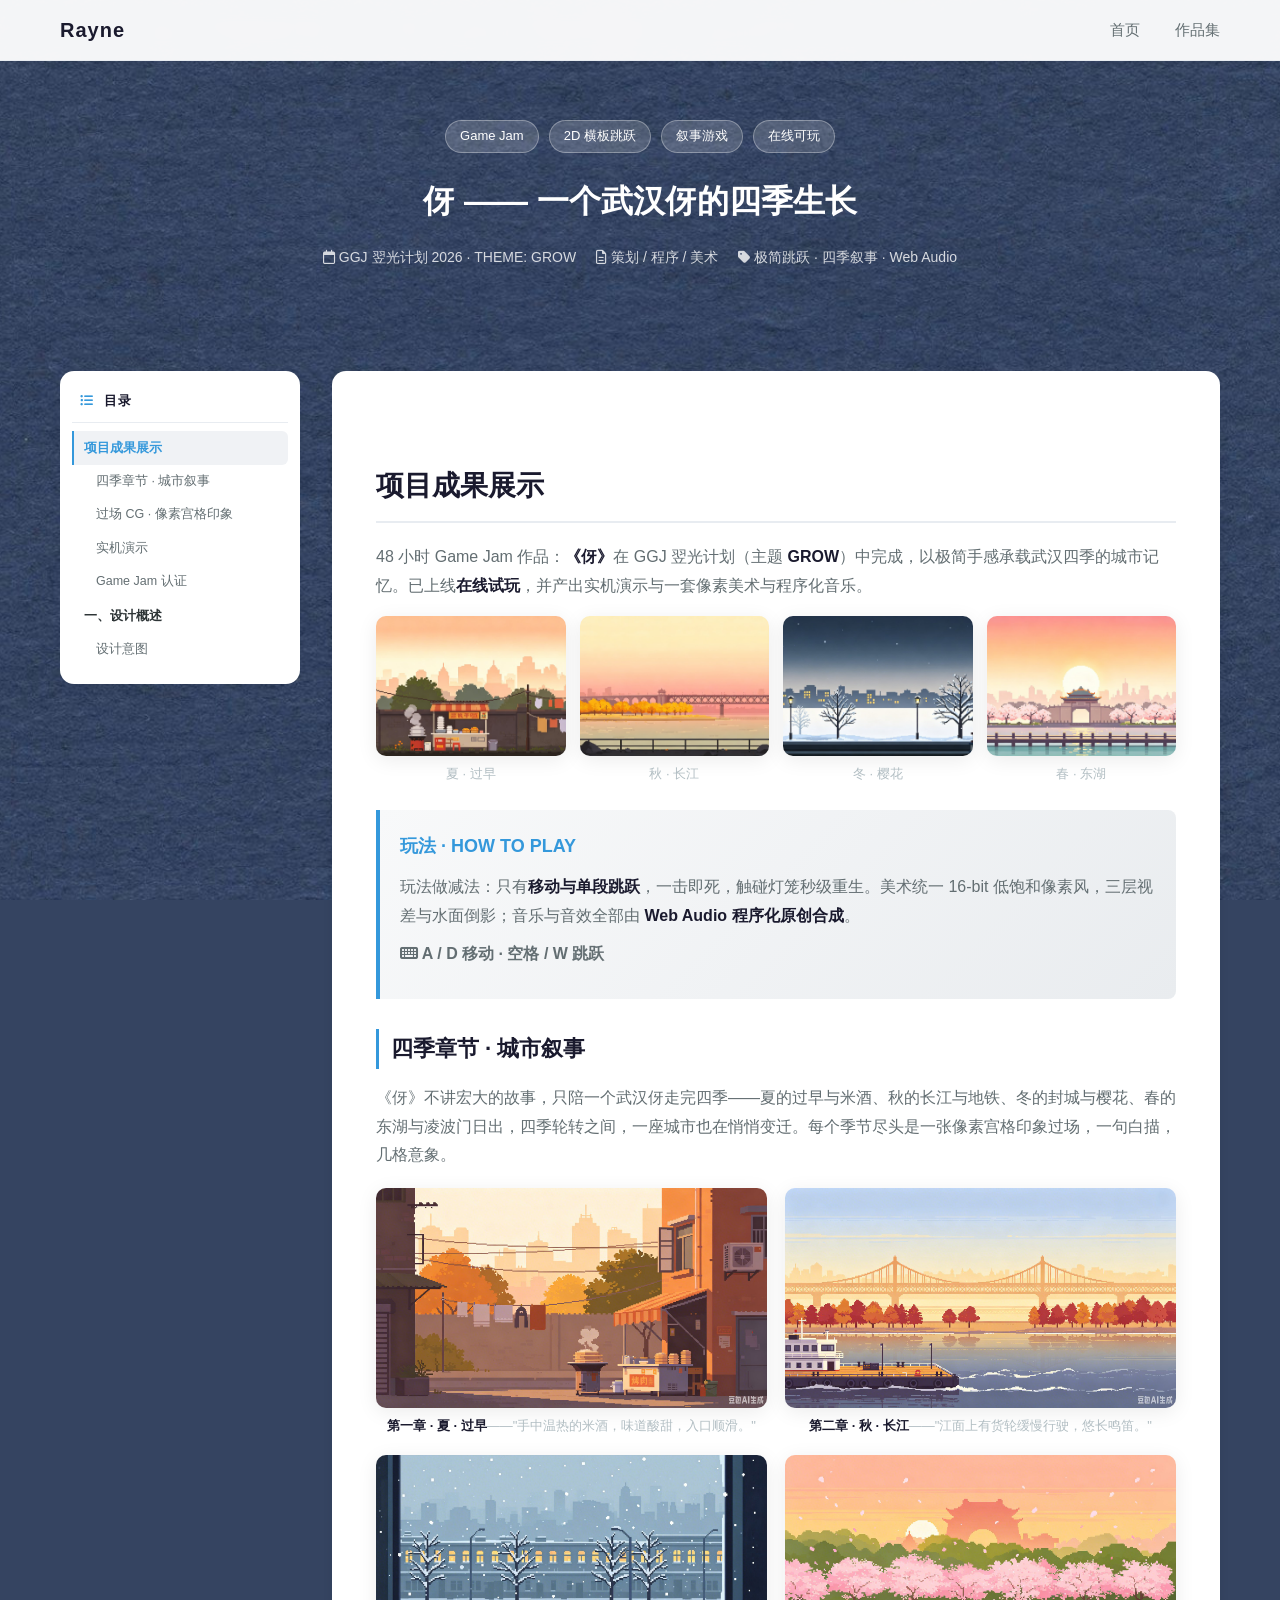
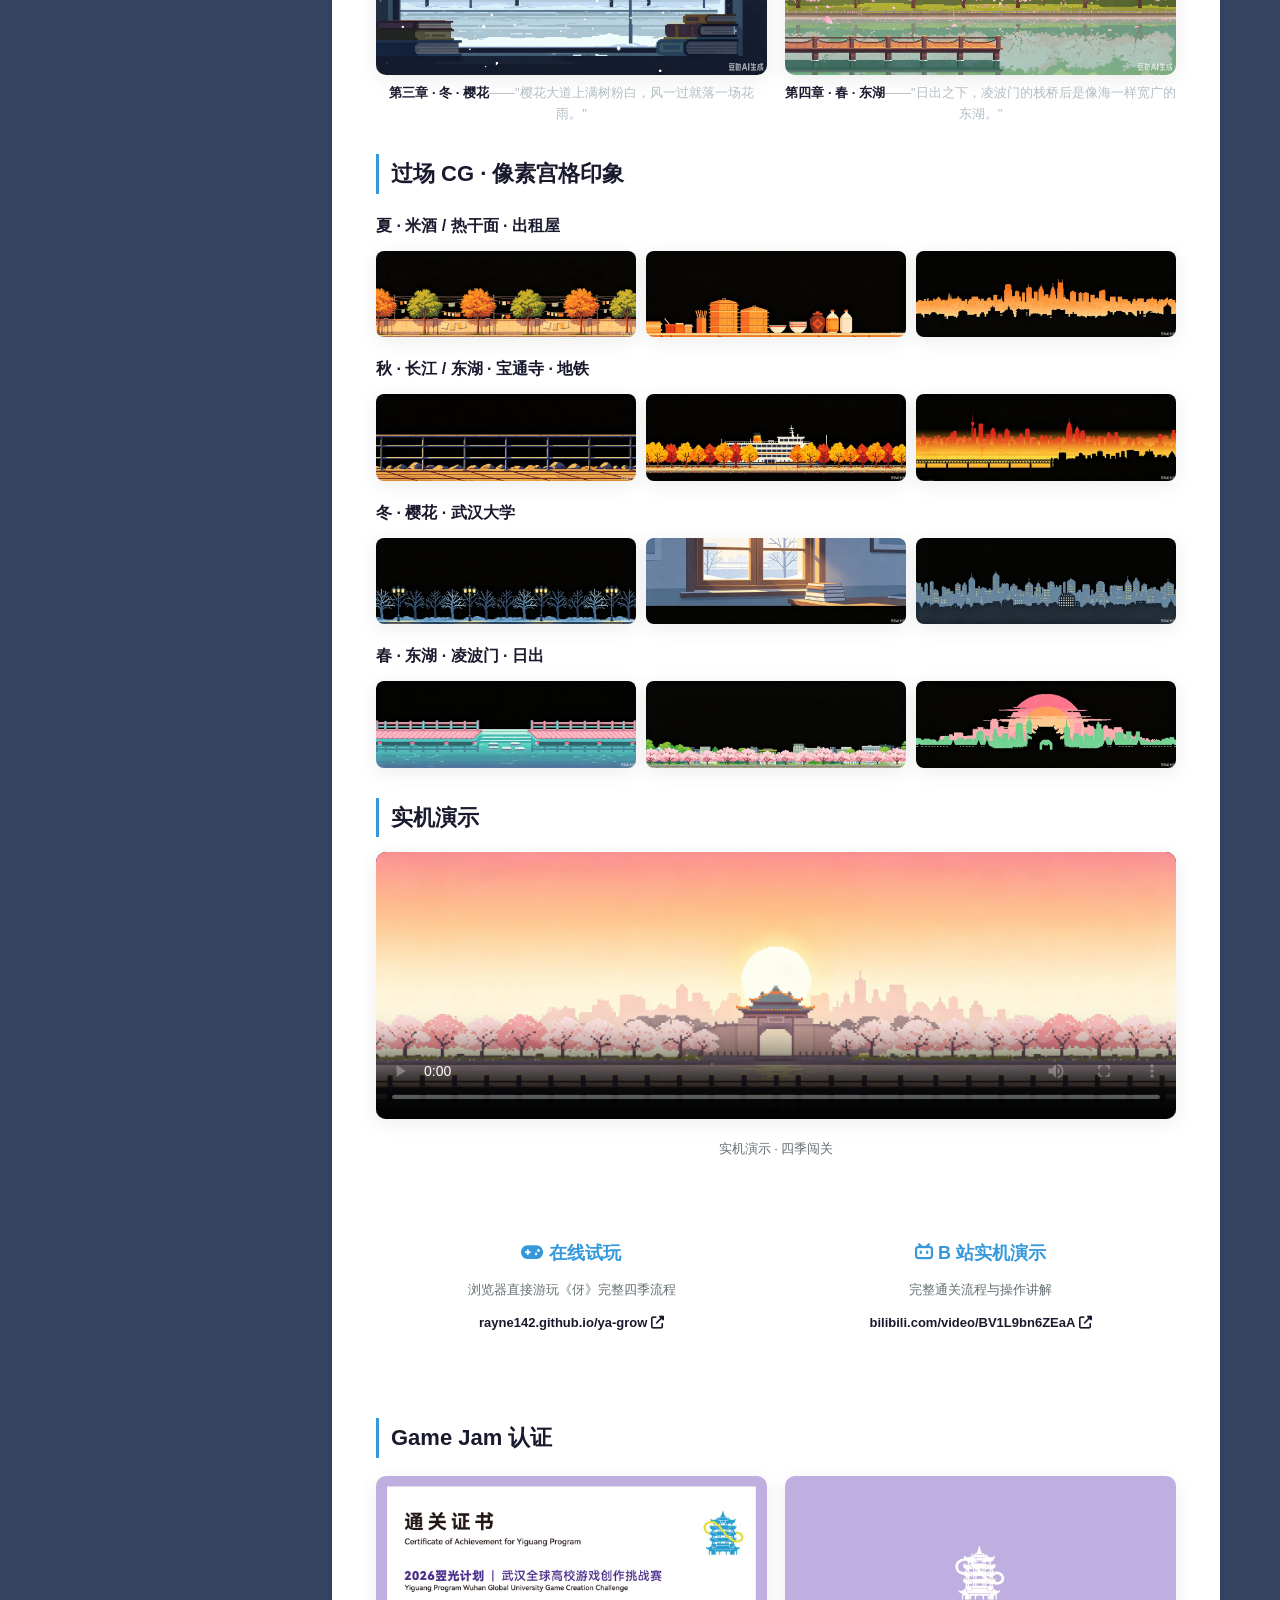
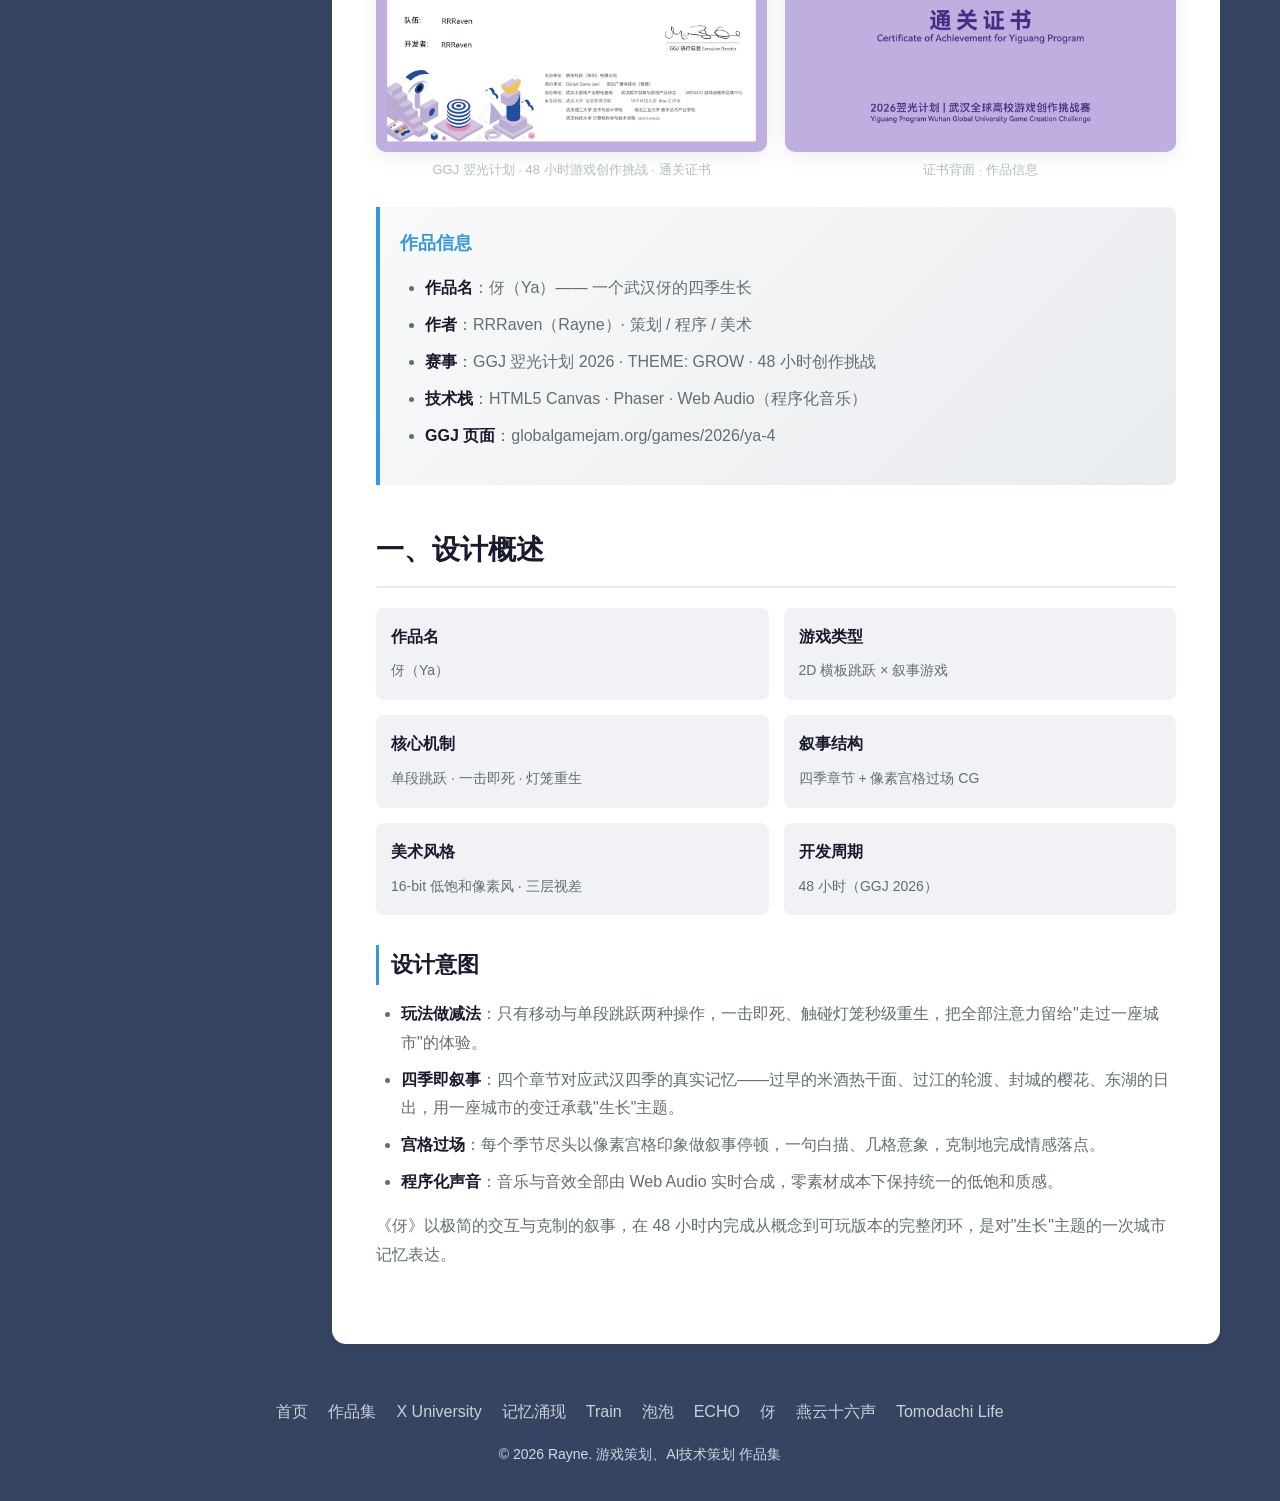
<file: portfolio-ggj.html>
<!DOCTYPE html>
<html lang="zh-CN">
<head>
    <meta charset="UTF-8">
    <meta name="viewport" content="width=device-width, initial-scale=1.0">
    <title>伢 - Game Jam 作品 | Rayne-portfolio</title>
    <link rel="stylesheet" href="style.css?v=20260924e">
    <link rel="stylesheet" href="https://cdnjs.cloudflare.com/ajax/libs/font-awesome/6.4.0/css/all.min.css">
</head>
<body>
    <!-- 顶部导航栏 -->
    <nav class="navbar">
        <div class="nav-container">
            <a href="index.html" class="nav-logo">Rayne</a>
            <div class="nav-toggle" id="navToggle">
                <span></span><span></span><span></span>
            </div>
            <ul class="nav-menu" id="navMenu">
                <li><a href="index.html" class="nav-link">首页</a></li>
                <li><a href="portfolio.html" class="nav-link">作品集</a></li>
            </ul>
        </div>
    </nav>

    <!-- 文章头部 -->
    <header class="article-header">
        <div class="container">
            <div class="article-tags">
                <span class="article-tag">Game Jam</span>
                <span class="article-tag">2D 横板跳跃</span>
                <span class="article-tag">叙事游戏</span>
                <span class="article-tag">在线可玩</span>
            </div>
            <h1>伢 —— 一个武汉伢的四季生长</h1>
            <div class="article-meta">
                <span><i class="far fa-calendar"></i> GGJ 翌光计划 2026 · THEME: GROW</span>
                <span><i class="far fa-file-alt"></i> 策划 / 程序 / 美术</span>
                <span><i class="fas fa-tag"></i> 极简跳跃 · 四季叙事 · Web Audio</span>
            </div>
        </div>
    </header>

    <!-- 文章正文 -->
    <div class="article-layout">
        <!-- 左侧目录栏 -->
        <aside class="article-toc" id="articleToc">
            <div class="article-toc-title"><i class="fas fa-list-ul"></i> 目录</div>
            <nav class="article-toc-nav">
                <a href="#sec-1" class="toc-h2">项目成果展示</a>
                <a href="#sec-2" class="toc-h3">四季章节 · 城市叙事</a>
                <a href="#sec-3" class="toc-h3">过场 CG · 像素宫格印象</a>
                <a href="#sec-4" class="toc-h3">实机演示</a>
                <a href="#sec-5" class="toc-h3">Game Jam 认证</a>
                <a href="#sec-6" class="toc-h2">一、设计概述</a>
                <a href="#sec-7" class="toc-h3">设计意图</a>
            </nav>
        </aside>

    <article class="article-content">

        <!-- ===== 项目成果展示 ===== -->
        <section class="echo-showcase">
            <h2 class="showcase-title" id="sec-1">项目成果展示</h2>
            <p class="showcase-intro">48 小时 Game Jam 作品：<strong>《伢》</strong>在 GGJ 翌光计划（主题 <strong>GROW</strong>）中完成，以极简手感承载武汉四季的城市记忆。已上线<strong>在线试玩</strong>，并产出实机演示与一套像素美术与程序化音乐。</p>

            <!-- 章节横幅 -->
            <div class="ggj-chapter-strip">
                <figure class="echo-figure"><img src="img/ggj/ch1.jpg" alt="夏·过早"><figcaption>夏 · 过早</figcaption></figure>
                <figure class="echo-figure"><img src="img/ggj/ch2.jpg" alt="秋·长江"><figcaption>秋 · 长江</figcaption></figure>
                <figure class="echo-figure"><img src="img/ggj/ch3.jpg" alt="冬·樱花"><figcaption>冬 · 樱花</figcaption></figure>
                <figure class="echo-figure"><img src="img/ggj/ch4.jpg" alt="春·东湖"><figcaption>春 · 东湖</figcaption></figure>
            </div>

            <!-- 玩法说明 -->
            <div class="highlight-box ggj-howto">
                <h4>玩法 · HOW TO PLAY</h4>
                <p>玩法做减法：只有<strong>移动与单段跳跃</strong>，一击即死，触碰灯笼秒级重生。美术统一 16-bit 低饱和像素风，三层视差与水面倒影；音乐与音效全部由 <strong>Web Audio 程序化原创合成</strong>。</p>
                <p class="ggj-controls"><i class="fas fa-keyboard"></i> A / D 移动 · 空格 / W 跳跃</p>
            </div>

            <!-- 四季章节 -->
            <h3 id="sec-2">四季章节 · 城市叙事</h3>
            <p>《伢》不讲宏大的故事，只陪一个武汉伢走完四季——夏的过早与米酒、秋的长江与地铁、冬的封城与樱花、春的东湖与凌波门日出，四季轮转之间，一座城市也在悄悄变迁。每个季节尽头是一张像素宫格印象过场，一句白描，几格意象。</p>

            <div class="ggj-seasons">
                <figure class="echo-figure">
                    <img src="img/ggj/season-summer.jpg" alt="第一章·米酒">
                    <figcaption><strong>第一章 · 夏 · 过早</strong>——"手中温热的米酒，味道酸甜，入口顺滑。"</figcaption>
                </figure>
                <figure class="echo-figure">
                    <img src="img/ggj/season-autumn.jpg" alt="第二章·长江">
                    <figcaption><strong>第二章 · 秋 · 长江</strong>——"江面上有货轮缓慢行驶，悠长鸣笛。"</figcaption>
                </figure>
                <figure class="echo-figure">
                    <img src="img/ggj/season-winter.jpg" alt="第三章·樱花">
                    <figcaption><strong>第三章 · 冬 · 樱花</strong>——"樱花大道上满树粉白，风一过就落一场花雨。"</figcaption>
                </figure>
                <figure class="echo-figure">
                    <img src="img/ggj/season-spring.jpg" alt="第四章·东湖">
                    <figcaption><strong>第四章 · 春 · 东湖</strong>——"日出之下，凌波门的栈桥后是像海一样宽广的东湖。"</figcaption>
                </figure>
            </div>

            <!-- 过场 CG 宫格 -->
            <h3 id="sec-3">过场 CG · 像素宫格印象</h3>
            <div class="ggj-cg-group">
                <h4>夏 · 米酒 / 热干面 · 出租屋</h4>
                <div class="ggj-cg-grid">
                    <img src="img/ggj/cg/夏近.jpg" alt="夏近景"><img src="img/ggj/cg/夏中.jpg" alt="夏中景"><img src="img/ggj/cg/夏远.jpg" alt="夏远景">
                </div>
                <h4>秋 · 长江 / 东湖 · 宝通寺 · 地铁</h4>
                <div class="ggj-cg-grid">
                    <img src="img/ggj/cg/秋近.jpg" alt="秋近景"><img src="img/ggj/cg/秋中.jpg" alt="秋中景"><img src="img/ggj/cg/秋远.jpg" alt="秋远景">
                </div>
                <h4>冬 · 樱花 · 武汉大学</h4>
                <div class="ggj-cg-grid">
                    <img src="img/ggj/cg/冬近.jpg" alt="冬近景"><img src="img/ggj/cg/冬中.jpg" alt="冬中景"><img src="img/ggj/cg/冬远.jpg" alt="冬远景">
                </div>
                <h4>春 · 东湖 · 凌波门 · 日出</h4>
                <div class="ggj-cg-grid">
                    <img src="img/ggj/cg/春近.jpg" alt="春近景"><img src="img/ggj/cg/春中.jpg" alt="春中景"><img src="img/ggj/cg/春远.jpg" alt="春远景">
                </div>
            </div>

            <!-- 视频区 -->
            <h3 id="sec-4">实机演示</h3>
            <div class="echo-video-main">
                <video controls preload="metadata" poster="img/ggj/ch4.jpg">
                    <source src="video/ggj-gameplay.mp4" type="video/mp4">
                    您的浏览器不支持视频播放。
                </video>
                <p class="echo-video-caption">实机演示 · 四季闯关</p>
            </div>
            <div class="echo-video-grid ggj-links-grid">
                <figure class="echo-figure ggj-link-card">
                    <div class="ggj-link-body">
                        <h4><i class="fas fa-gamepad"></i> 在线试玩</h4>
                        <p>浏览器直接游玩《伢》完整四季流程</p>
                        <a href="https://rayne142.github.io/ya-grow" target="_blank" rel="noopener">rayne142.github.io/ya-grow <i class="fas fa-external-link-alt"></i></a>
                    </div>
                </figure>
                <figure class="echo-figure ggj-link-card">
                    <div class="ggj-link-body">
                        <h4><i class="fab fa-bilibili"></i> B 站实机演示</h4>
                        <p>完整通关流程与操作讲解</p>
                        <a href="https://www.bilibili.com/video/BV1L9bn6ZEaA" target="_blank" rel="noopener">bilibili.com/video/BV1L9bn6ZEaA <i class="fas fa-external-link-alt"></i></a>
                    </div>
                </figure>
            </div>

            <!-- 证书与信息 -->
            <h3 id="sec-5">Game Jam 认证</h3>
            <div class="ggj-cert-grid">
                <figure class="echo-figure"><img src="img/ggj/cert-front.jpg" alt="通关证书正面"><figcaption>GGJ 翌光计划 · 48 小时游戏创作挑战 · 通关证书</figcaption></figure>
                <figure class="echo-figure"><img src="img/ggj/cert-back.jpg" alt="通关证书背面"><figcaption>证书背面 · 作品信息</figcaption></figure>
            </div>

            <div class="highlight-box echo-resources">
                <h4>作品信息</h4>
                <ul>
                    <li><strong>作品名</strong>：伢（Ya）—— 一个武汉伢的四季生长</li>
                    <li><strong>作者</strong>：RRRaven（Rayne）· 策划 / 程序 / 美术</li>
                    <li><strong>赛事</strong>：GGJ 翌光计划 2026 · THEME: GROW · 48 小时创作挑战</li>
                    <li><strong>技术栈</strong>：HTML5 Canvas · Phaser · Web Audio（程序化音乐）</li>
                    <li><strong>GGJ 页面</strong>：<a href="https://globalgamejam.org/games/2026/ya-4" target="_blank" rel="noopener">globalgamejam.org/games/2026/ya-4</a></li>
                </ul>
            </div>
        </section>

        <h2 id="sec-6">一、设计概述</h2>
        <div class="info-grid">
            <div class="info-item"><strong>作品名</strong><span>伢（Ya）</span></div>
            <div class="info-item"><strong>游戏类型</strong><span>2D 横板跳跃 × 叙事游戏</span></div>
            <div class="info-item"><strong>核心机制</strong><span>单段跳跃 · 一击即死 · 灯笼重生</span></div>
            <div class="info-item"><strong>叙事结构</strong><span>四季章节 + 像素宫格过场 CG</span></div>
            <div class="info-item"><strong>美术风格</strong><span>16-bit 低饱和像素风 · 三层视差</span></div>
            <div class="info-item"><strong>开发周期</strong><span>48 小时（GGJ 2026）</span></div>
        </div>

        <h3 id="sec-7">设计意图</h3>
        <ul>
            <li><strong>玩法做减法</strong>：只有移动与单段跳跃两种操作，一击即死、触碰灯笼秒级重生，把全部注意力留给"走过一座城市"的体验。</li>
            <li><strong>四季即叙事</strong>：四个章节对应武汉四季的真实记忆——过早的米酒热干面、过江的轮渡、封城的樱花、东湖的日出，用一座城市的变迁承载"生长"主题。</li>
            <li><strong>宫格过场</strong>：每个季节尽头以像素宫格印象做叙事停顿，一句白描、几格意象，克制地完成情感落点。</li>
            <li><strong>程序化声音</strong>：音乐与音效全部由 Web Audio 实时合成，零素材成本下保持统一的低饱和质感。</li>
        </ul>

        <p>《伢》以极简的交互与克制的叙事，在 48 小时内完成从概念到可玩版本的完整闭环，是对"生长"主题的一次城市记忆表达。</p>

    </article>
    </div>

    <!-- 页脚 -->
    <footer class="footer">
        <div class="footer-links">
            <a href="index.html">首页</a>
            <a href="portfolio.html">作品集</a>
            <a href="portfolio-xuniversity.html">X University</a>
            <a href="portfolio-memory.html">记忆涌现</a>
            <a href="portfolio-train.html">Train</a>
            <a href="portfolio-bubble.html">泡泡</a>
            <a href="portfolio-echo.html">ECHO</a>
            <a href="portfolio-ggj.html">伢</a>
            <a href="portfolio-yanyun.html">燕云十六声</a>
            <a href="portfolio-tomodachi.html">Tomodachi Life</a>
        </div>
        <p>&copy; 2026 Rayne. 游戏策划、AI技术策划 作品集</p>
    </footer>

    <div class="back-to-top" id="backToTop"><i class="fas fa-arrow-up"></i></div>
    <script src="script.js?v=20260924e"></script>
</body>
</html>
</file>
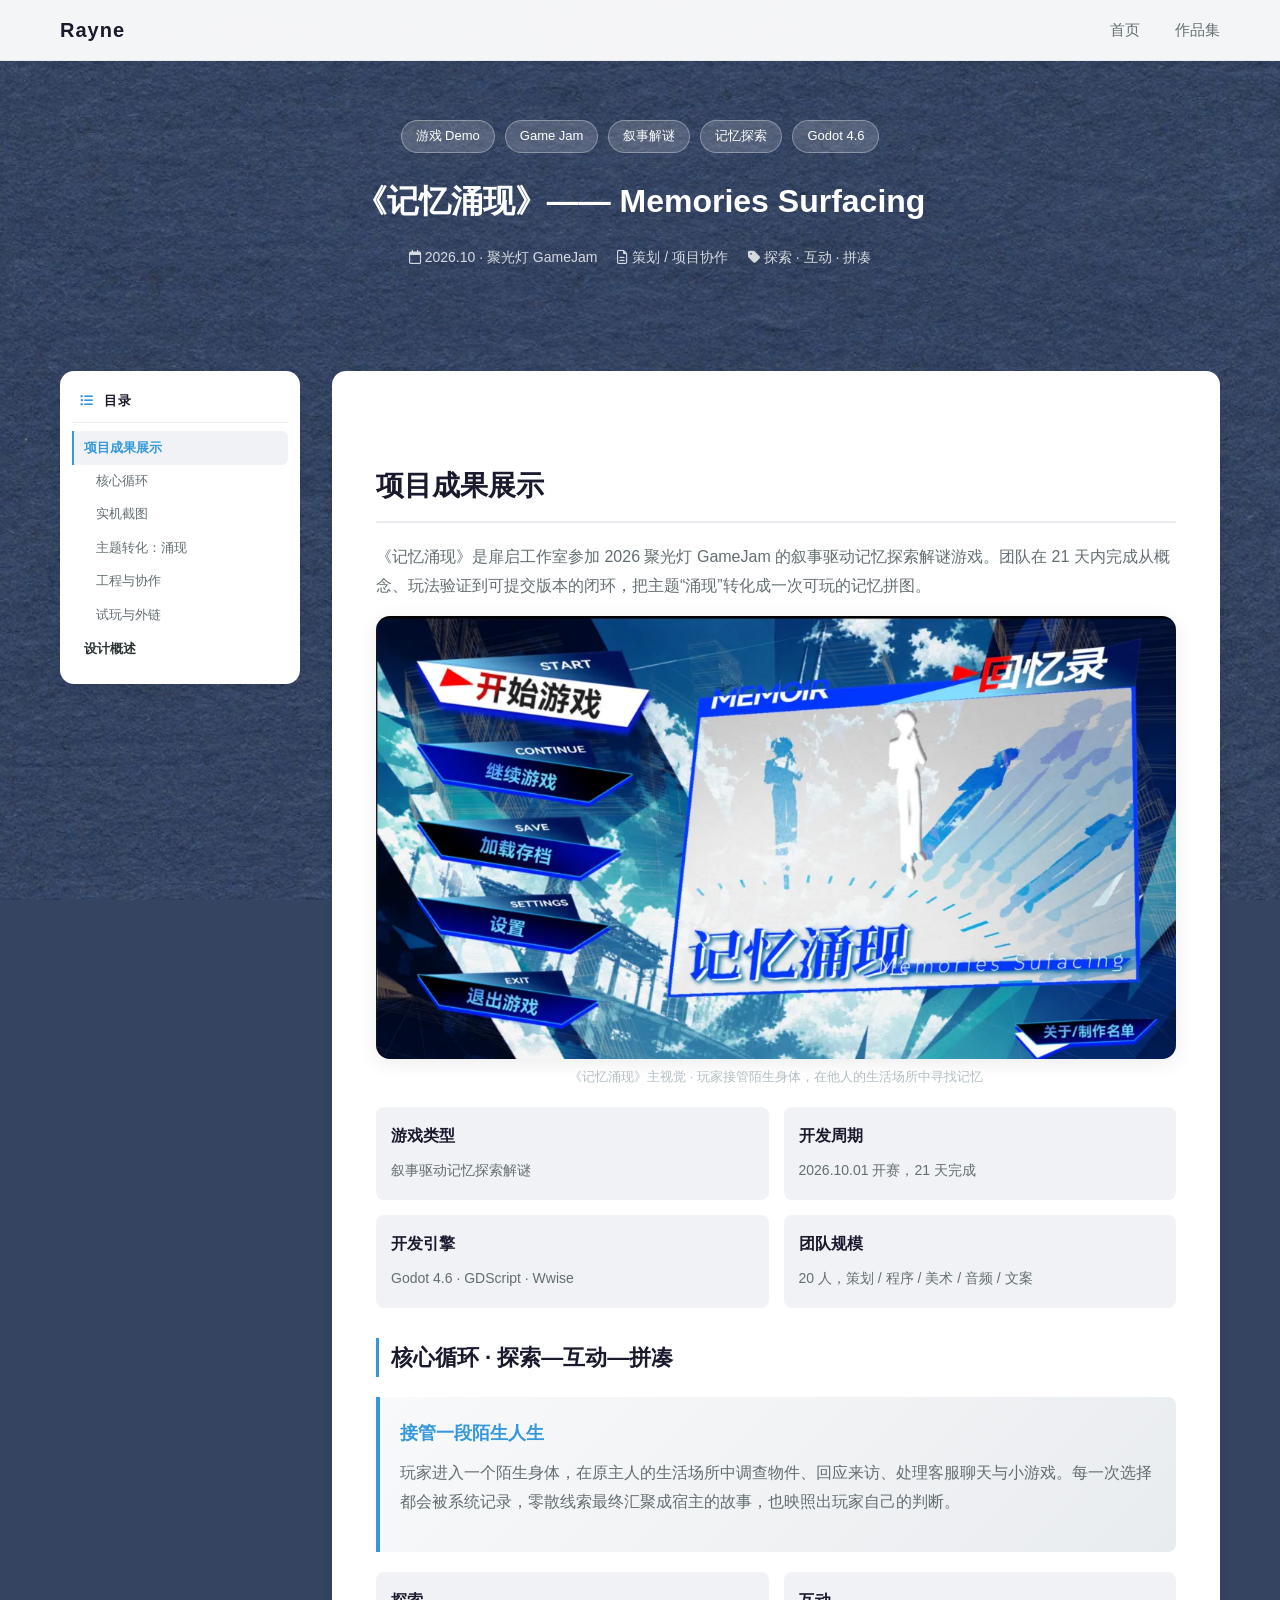
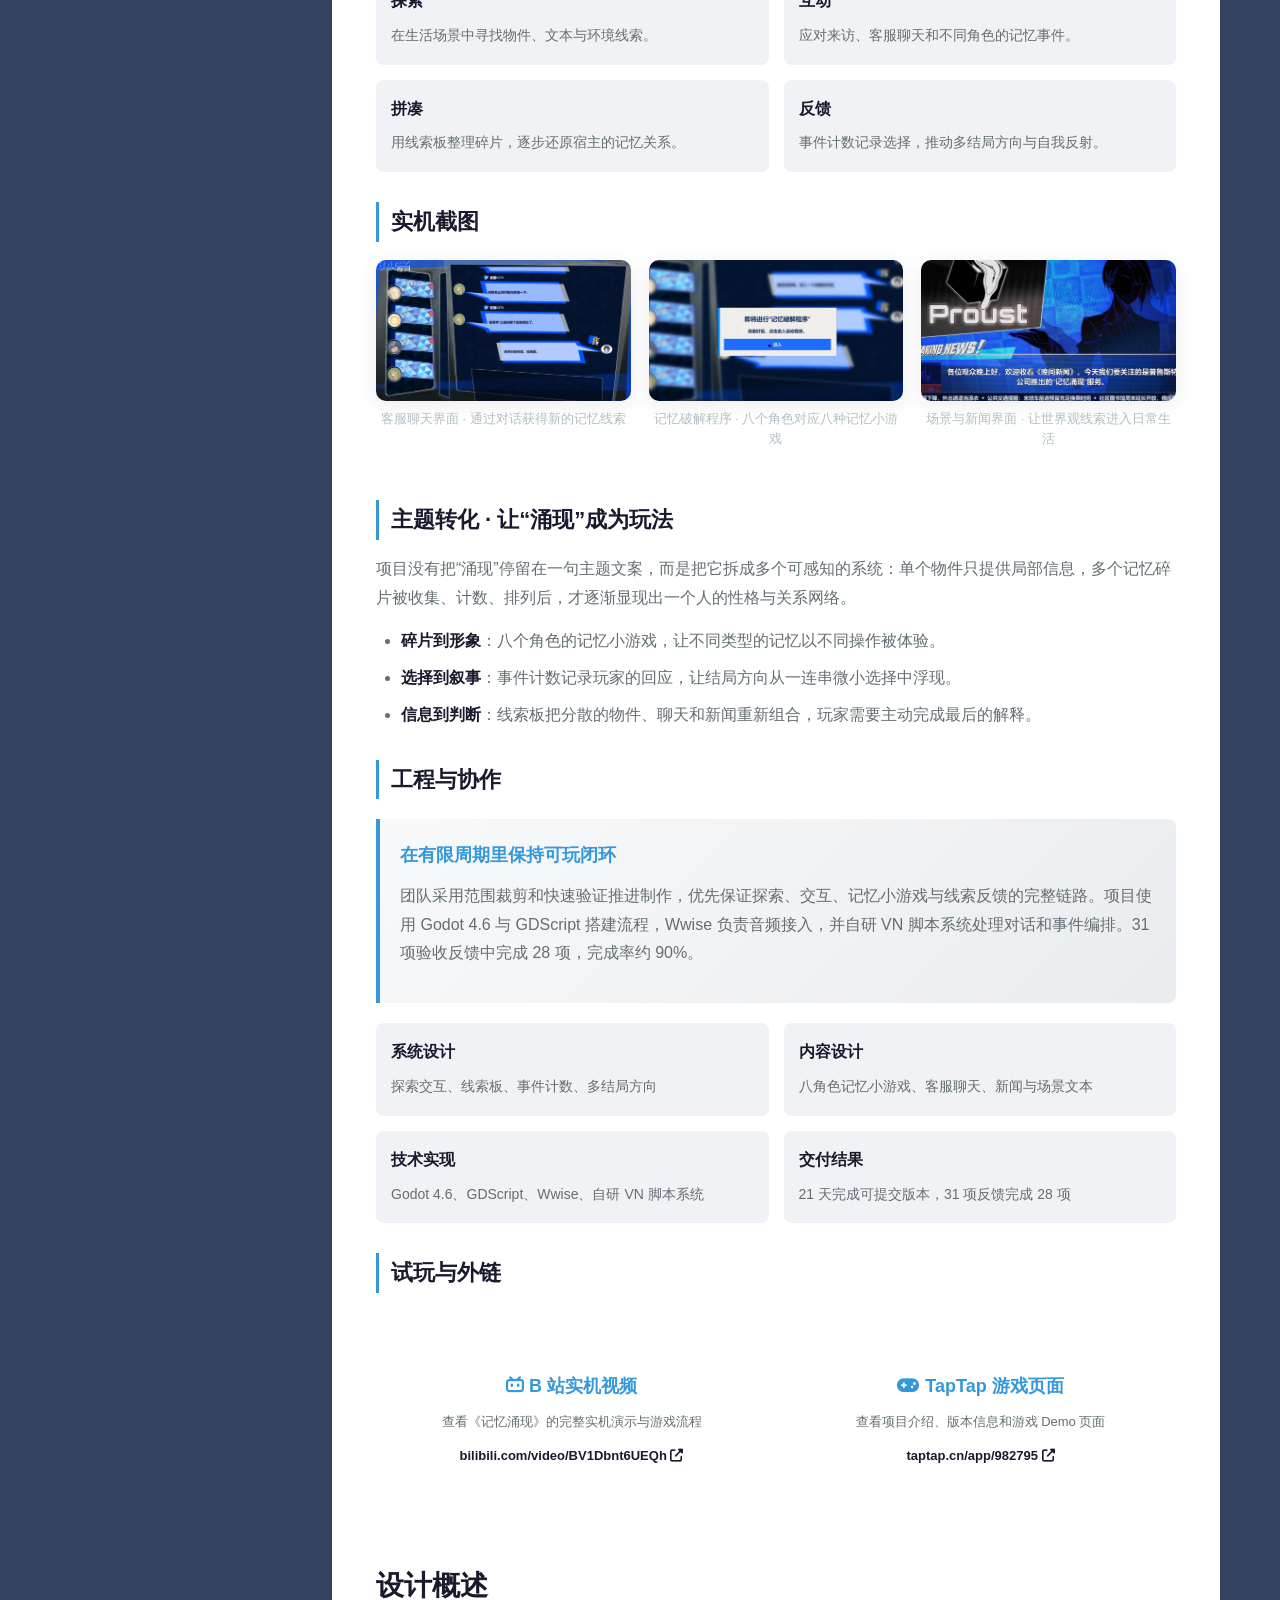
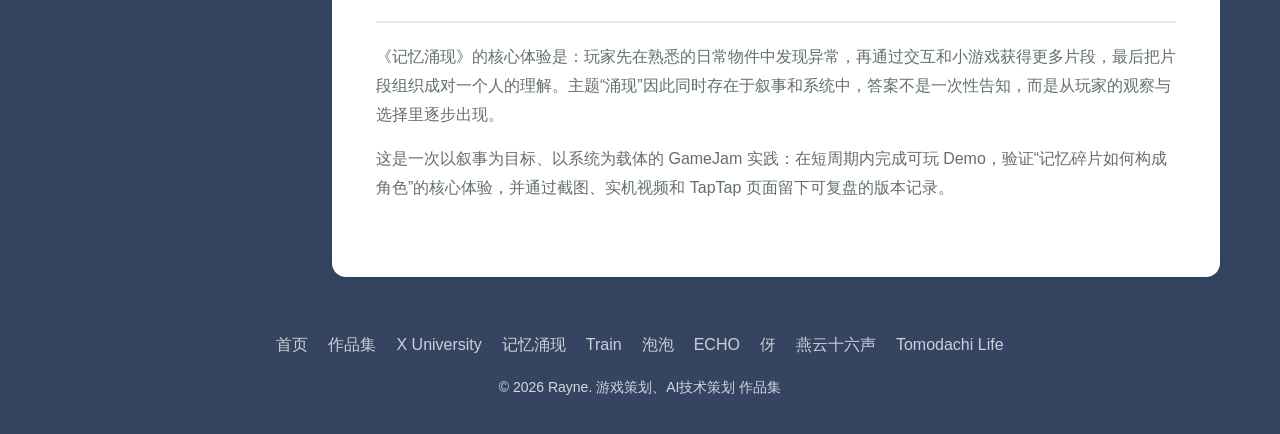
<file: portfolio-memory.html>
<!DOCTYPE html>
<html lang="zh-CN">
<head>
    <meta charset="UTF-8">
    <meta name="viewport" content="width=device-width, initial-scale=1.0">
    <title>《记忆涌现》 - 游戏 Demo | Rayne-portfolio</title>
    <link rel="stylesheet" href="style.css?v=20260924e">
    <link rel="stylesheet" href="https://cdnjs.cloudflare.com/ajax/libs/font-awesome/6.4.0/css/all.min.css">
</head>
<body>
    <nav class="navbar">
        <div class="nav-container">
            <a href="index.html" class="nav-logo">Rayne</a>
            <div class="nav-toggle" id="navToggle">
                <span></span><span></span><span></span>
            </div>
            <ul class="nav-menu" id="navMenu">
                <li><a href="index.html" class="nav-link">首页</a></li>
                <li><a href="portfolio.html" class="nav-link">作品集</a></li>
            </ul>
        </div>
    </nav>

    <header class="article-header">
        <div class="container">
            <div class="article-tags">
                <span class="article-tag">游戏 Demo</span>
                <span class="article-tag">Game Jam</span>
                <span class="article-tag">叙事解谜</span>
                <span class="article-tag">记忆探索</span>
                <span class="article-tag">Godot 4.6</span>
            </div>
            <h1>《记忆涌现》—— Memories Surfacing</h1>
            <div class="article-meta">
                <span><i class="far fa-calendar"></i> 2026.10 · 聚光灯 GameJam</span>
                <span><i class="far fa-file-alt"></i> 策划 / 项目协作</span>
                <span><i class="fas fa-tag"></i> 探索 · 互动 · 拼凑</span>
            </div>
        </div>
    </header>

    <div class="article-layout">
        <aside class="article-toc" id="articleToc">
            <div class="article-toc-title"><i class="fas fa-list-ul"></i> 目录</div>
            <nav class="article-toc-nav">
                <a href="#sec-1" class="toc-h2">项目成果展示</a>
                <a href="#sec-2" class="toc-h3">核心循环</a>
                <a href="#sec-3" class="toc-h3">实机截图</a>
                <a href="#sec-4" class="toc-h3">主题转化：涌现</a>
                <a href="#sec-5" class="toc-h3">工程与协作</a>
                <a href="#sec-6" class="toc-h3">试玩与外链</a>
                <a href="#sec-7" class="toc-h2">设计概述</a>
            </nav>
        </aside>

        <article class="article-content">
            <section class="echo-showcase">
                <h2 class="showcase-title" id="sec-1">项目成果展示</h2>
                <p class="showcase-intro">《记忆涌现》是扉启工作室参加 2026 聚光灯 GameJam 的叙事驱动记忆探索解谜游戏。团队在 21 天内完成从概念、玩法验证到可提交版本的闭环，把主题“涌现”转化成一次可玩的记忆拼图。</p>

                <figure class="echo-figure echo-kv-hero">
                    <img src="img/memory/cover.webp" alt="《记忆涌现》主视觉与游戏主菜单">
                    <figcaption>《记忆涌现》主视觉 · 玩家接管陌生身体，在他人的生活场所中寻找记忆</figcaption>
                </figure>

                <div class="info-grid">
                    <div class="info-item"><strong>游戏类型</strong><span>叙事驱动记忆探索解谜</span></div>
                    <div class="info-item"><strong>开发周期</strong><span>2026.10.01 开赛，21 天完成</span></div>
                    <div class="info-item"><strong>开发引擎</strong><span>Godot 4.6 · GDScript · Wwise</span></div>
                    <div class="info-item"><strong>团队规模</strong><span>20 人，策划 / 程序 / 美术 / 音频 / 文案</span></div>
                </div>

                <h3 id="sec-2">核心循环 · 探索—互动—拼凑</h3>
                <div class="highlight-box">
                    <h4>接管一段陌生人生</h4>
                    <p>玩家进入一个陌生身体，在原主人的生活场所中调查物件、回应来访、处理客服聊天与小游戏。每一次选择都会被系统记录，零散线索最终汇聚成宿主的故事，也映照出玩家自己的判断。</p>
                </div>
                <div class="info-grid">
                    <div class="info-item"><strong>探索</strong><span>在生活场景中寻找物件、文本与环境线索。</span></div>
                    <div class="info-item"><strong>互动</strong><span>应对来访、客服聊天和不同角色的记忆事件。</span></div>
                    <div class="info-item"><strong>拼凑</strong><span>用线索板整理碎片，逐步还原宿主的记忆关系。</span></div>
                    <div class="info-item"><strong>反馈</strong><span>事件计数记录选择，推动多结局方向与自我反射。</span></div>
                </div>

                <h3 id="sec-3">实机截图</h3>
                <div class="echo-shot-grid">
                    <figure class="echo-figure"><img src="img/memory/chat.webp" alt="《记忆涌现》客服聊天界面"><figcaption>客服聊天界面 · 通过对话获得新的记忆线索</figcaption></figure>
                    <figure class="echo-figure"><img src="img/memory/tutorial.webp" alt="《记忆涌现》记忆破解程序弹窗"><figcaption>记忆破解程序 · 八个角色对应八种记忆小游戏</figcaption></figure>
                    <figure class="echo-figure"><img src="img/memory/news.webp" alt="《记忆涌现》普鲁斯特科技新闻场景"><figcaption>场景与新闻界面 · 让世界观线索进入日常生活</figcaption></figure>
                </div>

                <h3 id="sec-4">主题转化 · 让“涌现”成为玩法</h3>
                <p>项目没有把“涌现”停留在一句主题文案，而是把它拆成多个可感知的系统：单个物件只提供局部信息，多个记忆碎片被收集、计数、排列后，才逐渐显现出一个人的性格与关系网络。</p>
                <ul>
                    <li><strong>碎片到形象</strong>：八个角色的记忆小游戏，让不同类型的记忆以不同操作被体验。</li>
                    <li><strong>选择到叙事</strong>：事件计数记录玩家的回应，让结局方向从一连串微小选择中浮现。</li>
                    <li><strong>信息到判断</strong>：线索板把分散的物件、聊天和新闻重新组合，玩家需要主动完成最后的解释。</li>
                </ul>

                <h3 id="sec-5">工程与协作</h3>
                <div class="highlight-box">
                    <h4>在有限周期里保持可玩闭环</h4>
                    <p>团队采用范围裁剪和快速验证推进制作，优先保证探索、交互、记忆小游戏与线索反馈的完整链路。项目使用 Godot 4.6 与 GDScript 搭建流程，Wwise 负责音频接入，并自研 VN 脚本系统处理对话和事件编排。31 项验收反馈中完成 28 项，完成率约 90%。</p>
                </div>
                <div class="info-grid">
                    <div class="info-item"><strong>系统设计</strong><span>探索交互、线索板、事件计数、多结局方向</span></div>
                    <div class="info-item"><strong>内容设计</strong><span>八角色记忆小游戏、客服聊天、新闻与场景文本</span></div>
                    <div class="info-item"><strong>技术实现</strong><span>Godot 4.6、GDScript、Wwise、自研 VN 脚本系统</span></div>
                    <div class="info-item"><strong>交付结果</strong><span>21 天完成可提交版本，31 项反馈完成 28 项</span></div>
                </div>

                <h3 id="sec-6">试玩与外链</h3>
                <div class="echo-video-grid ggj-links-grid">
                    <figure class="echo-figure ggj-link-card">
                        <div class="ggj-link-body">
                            <h4><i class="fab fa-bilibili"></i> B 站实机视频</h4>
                            <p>查看《记忆涌现》的完整实机演示与游戏流程</p>
                            <a href="https://www.bilibili.com/video/BV1Dbnt6UEQh/" target="_blank" rel="noopener">bilibili.com/video/BV1Dbnt6UEQh <i class="fas fa-external-link-alt"></i></a>
                        </div>
                    </figure>
                    <figure class="echo-figure ggj-link-card">
                        <div class="ggj-link-body">
                            <h4><i class="fas fa-gamepad"></i> TapTap 游戏页面</h4>
                            <p>查看项目介绍、版本信息和游戏 Demo 页面</p>
                            <a href="https://www.taptap.cn/app/982795" target="_blank" rel="noopener">taptap.cn/app/982795 <i class="fas fa-external-link-alt"></i></a>
                        </div>
                    </figure>
                </div>
            </section>

            <h2 id="sec-7">设计概述</h2>
            <p>《记忆涌现》的核心体验是：玩家先在熟悉的日常物件中发现异常，再通过交互和小游戏获得更多片段，最后把片段组织成对一个人的理解。主题“涌现”因此同时存在于叙事和系统中，答案不是一次性告知，而是从玩家的观察与选择里逐步出现。</p>
            <p>这是一次以叙事为目标、以系统为载体的 GameJam 实践：在短周期内完成可玩 Demo，验证“记忆碎片如何构成角色”的核心体验，并通过截图、实机视频和 TapTap 页面留下可复盘的版本记录。</p>
        </article>
    </div>

    <footer class="footer">
        <div class="footer-links">
            <a href="index.html">首页</a>
            <a href="portfolio.html">作品集</a>
            <a href="portfolio-xuniversity.html">X University</a>
            <a href="portfolio-memory.html">记忆涌现</a>
            <a href="portfolio-train.html">Train</a>
            <a href="portfolio-bubble.html">泡泡</a>
            <a href="portfolio-echo.html">ECHO</a>
            <a href="portfolio-ggj.html">伢</a>
            <a href="portfolio-yanyun.html">燕云十六声</a>
            <a href="portfolio-tomodachi.html">Tomodachi Life</a>
        </div>
        <p>&copy; 2026 Rayne. 游戏策划、AI技术策划 作品集</p>
    </footer>

    <div class="back-to-top" id="backToTop"><i class="fas fa-arrow-up"></i></div>
    <script src="script.js?v=20260924e"></script>
</body>
</html>
</file>
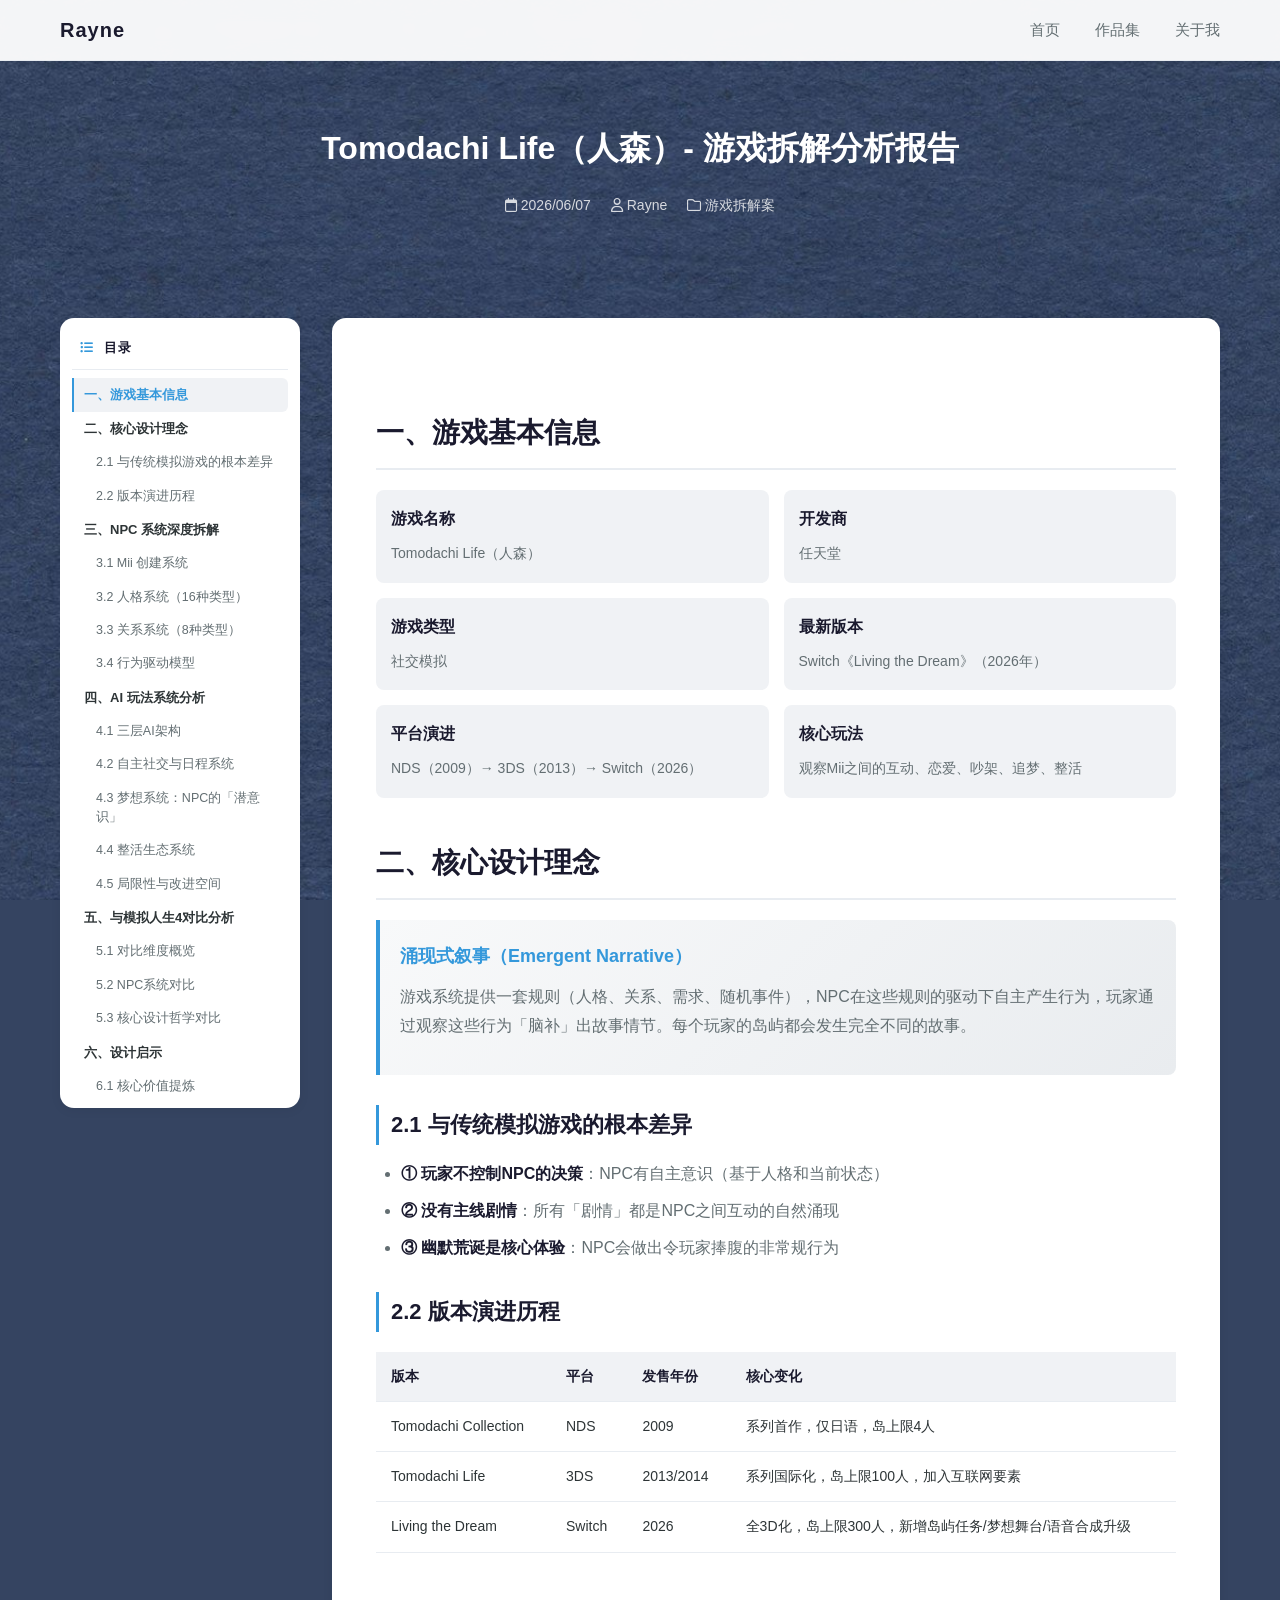
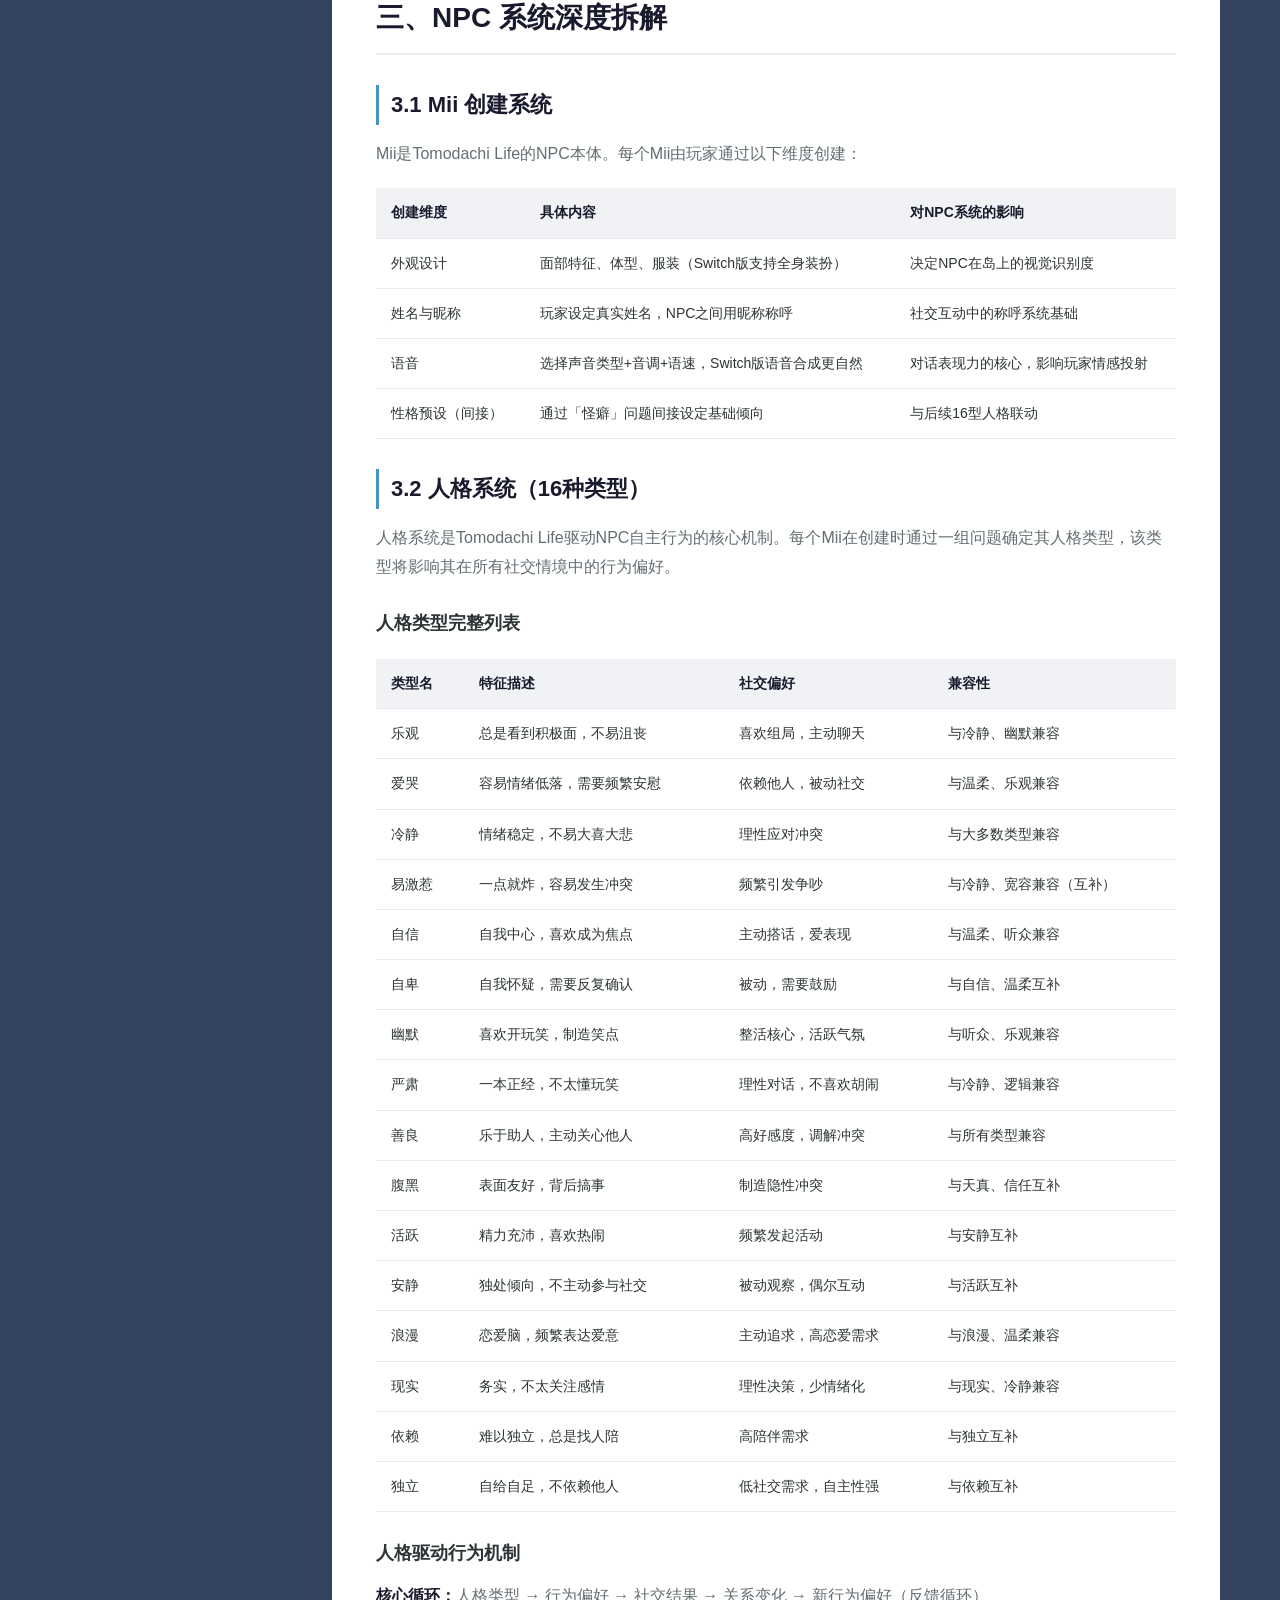
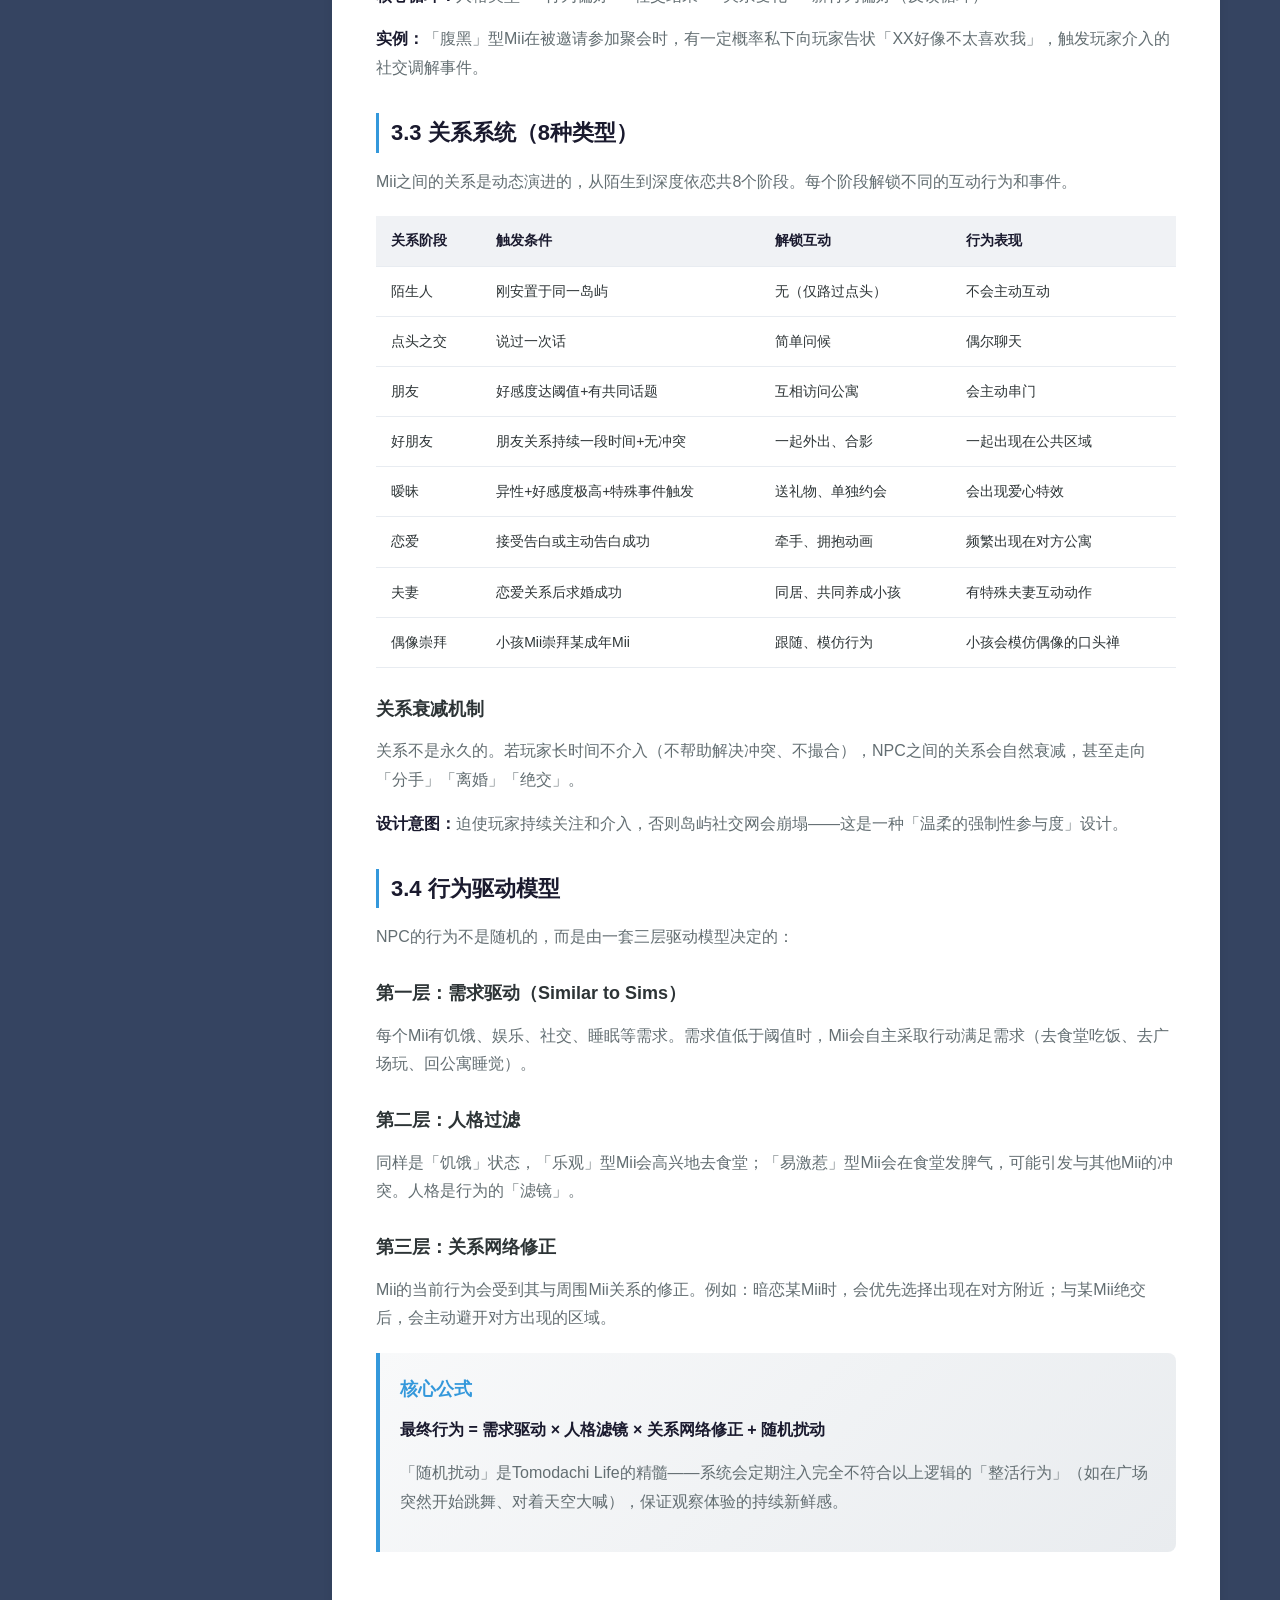
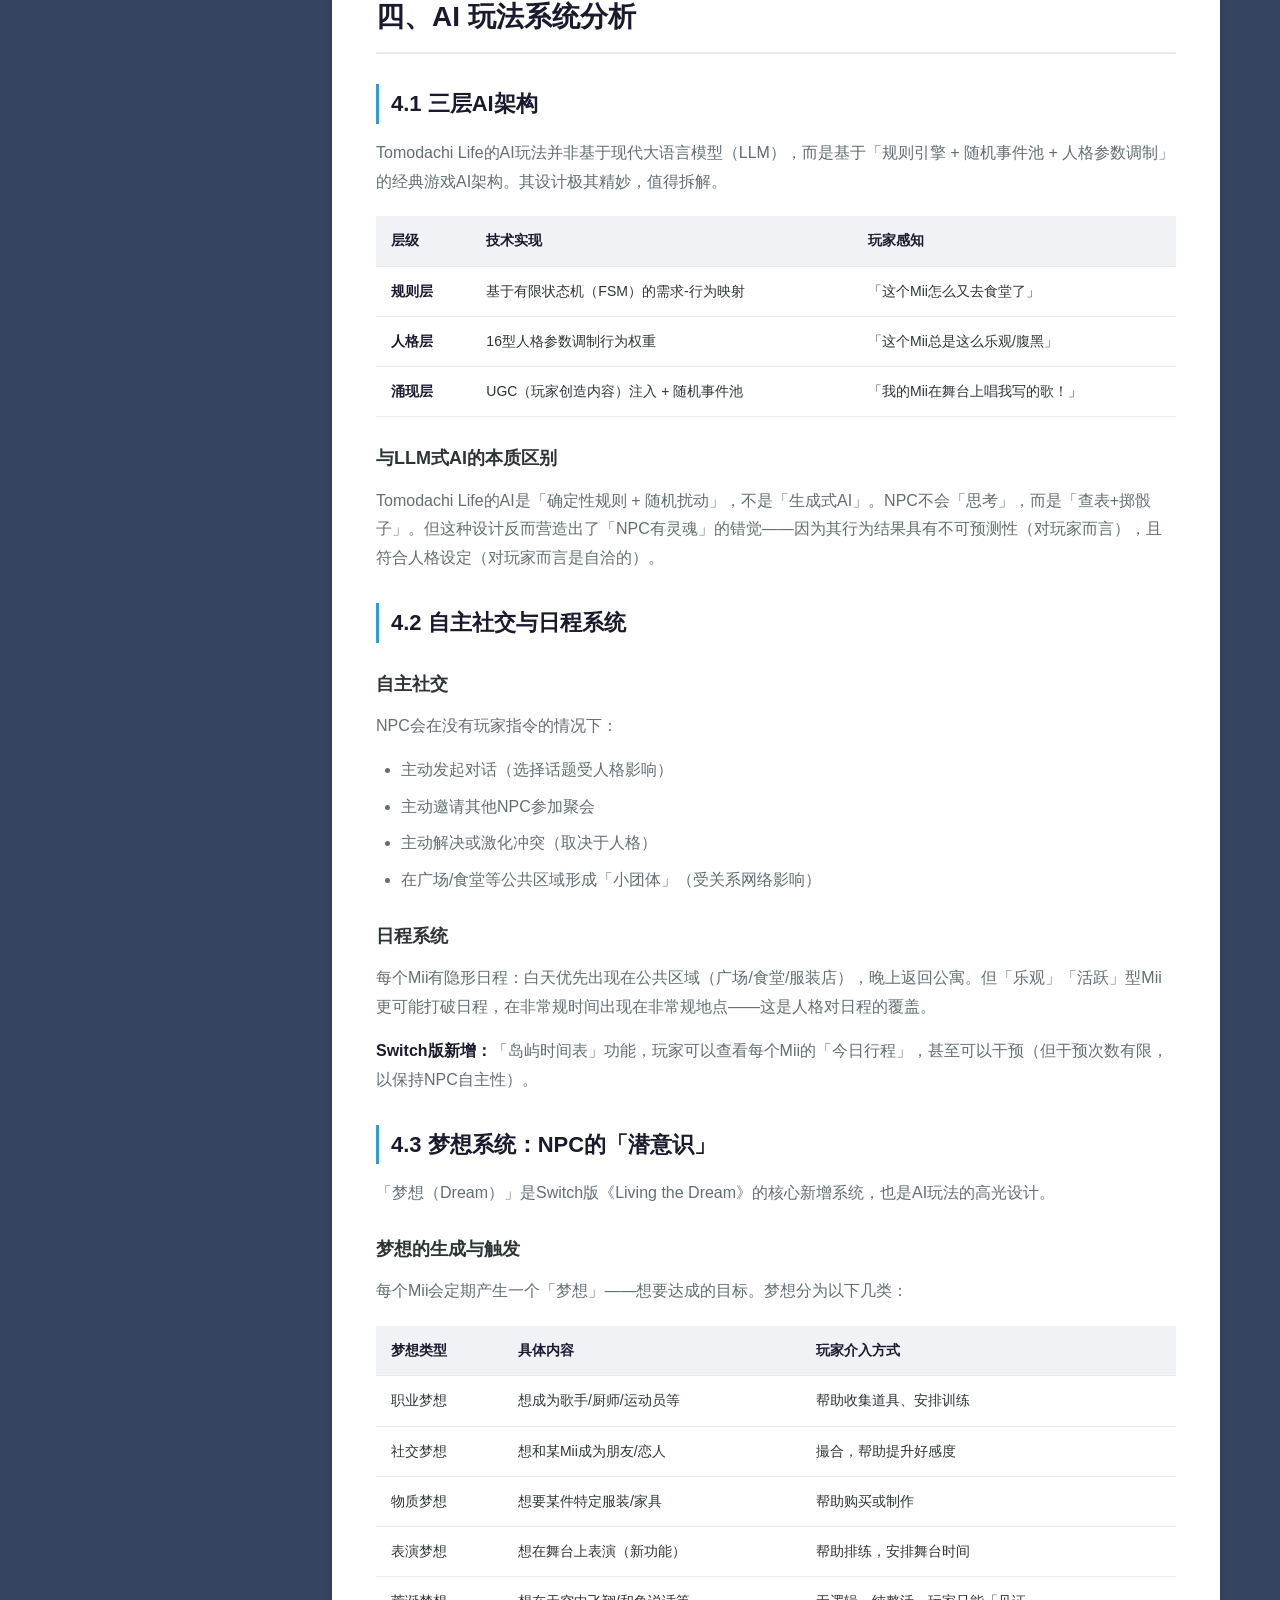
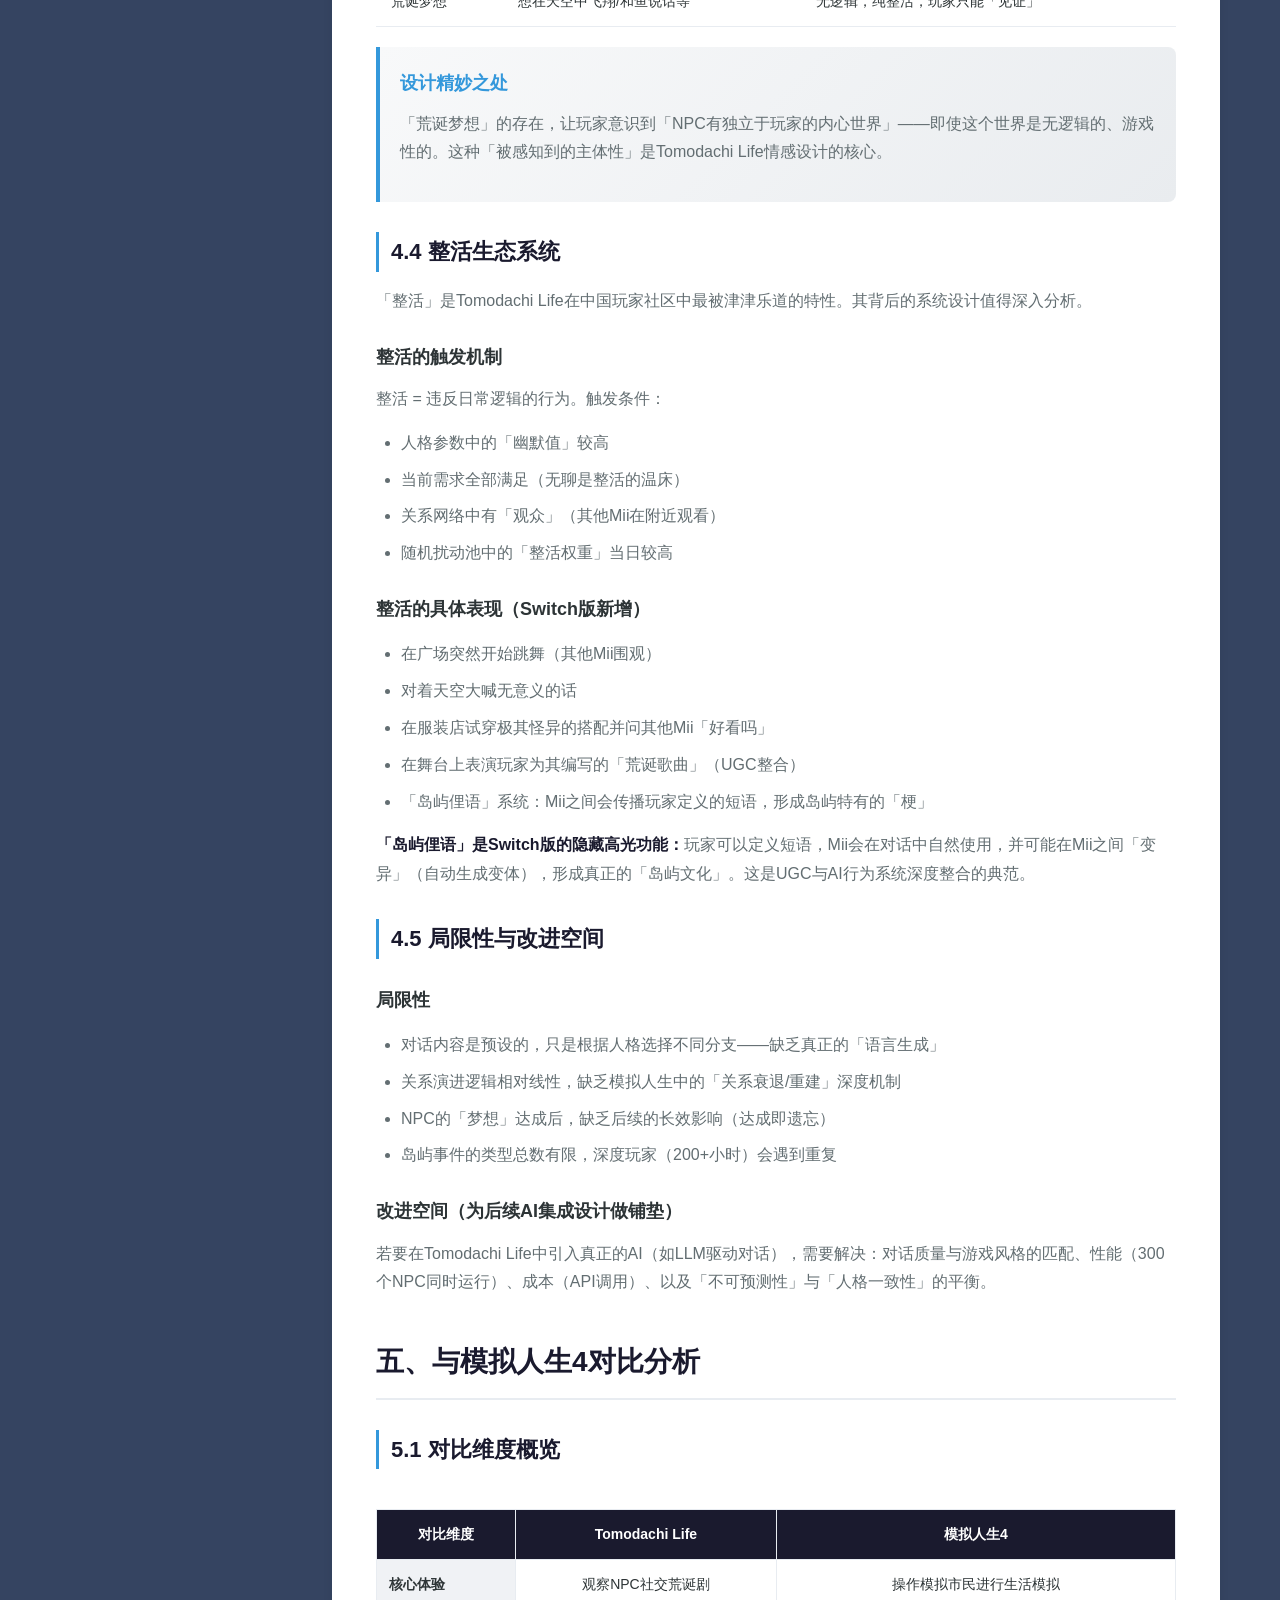
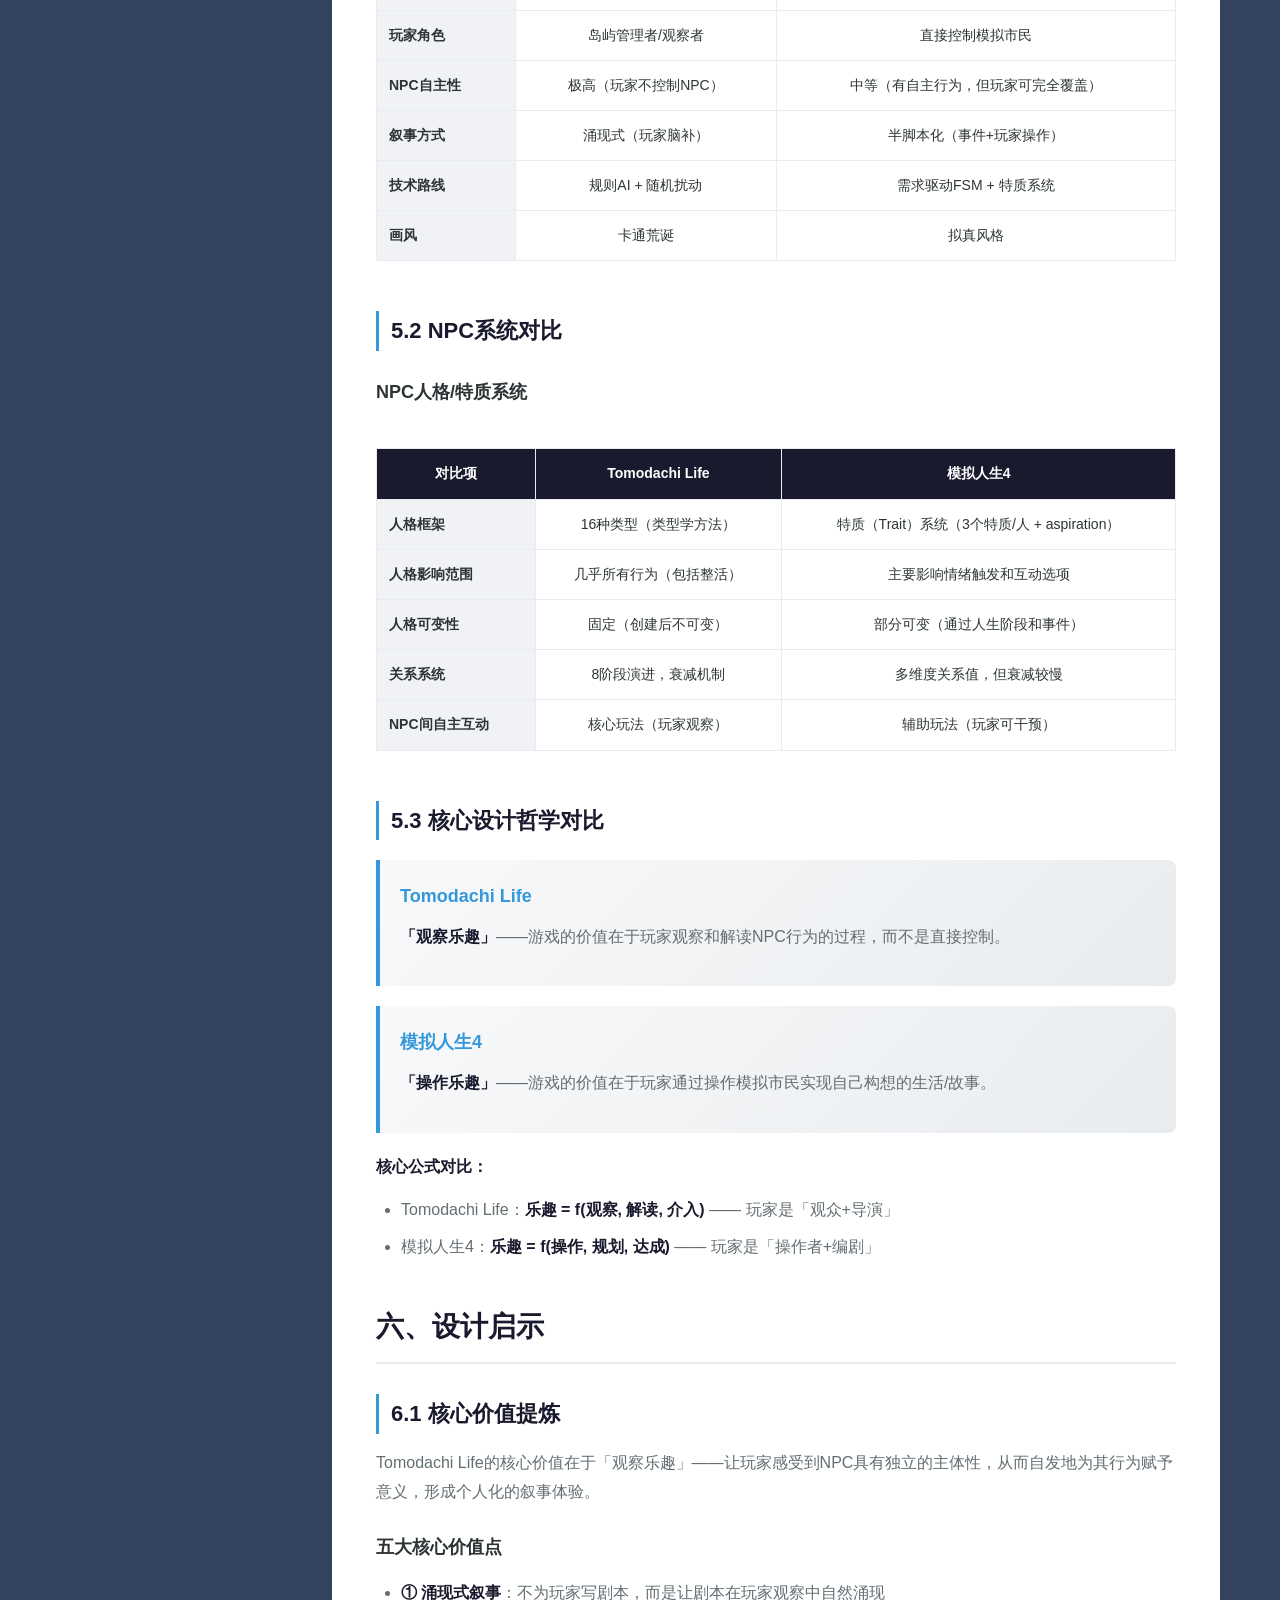
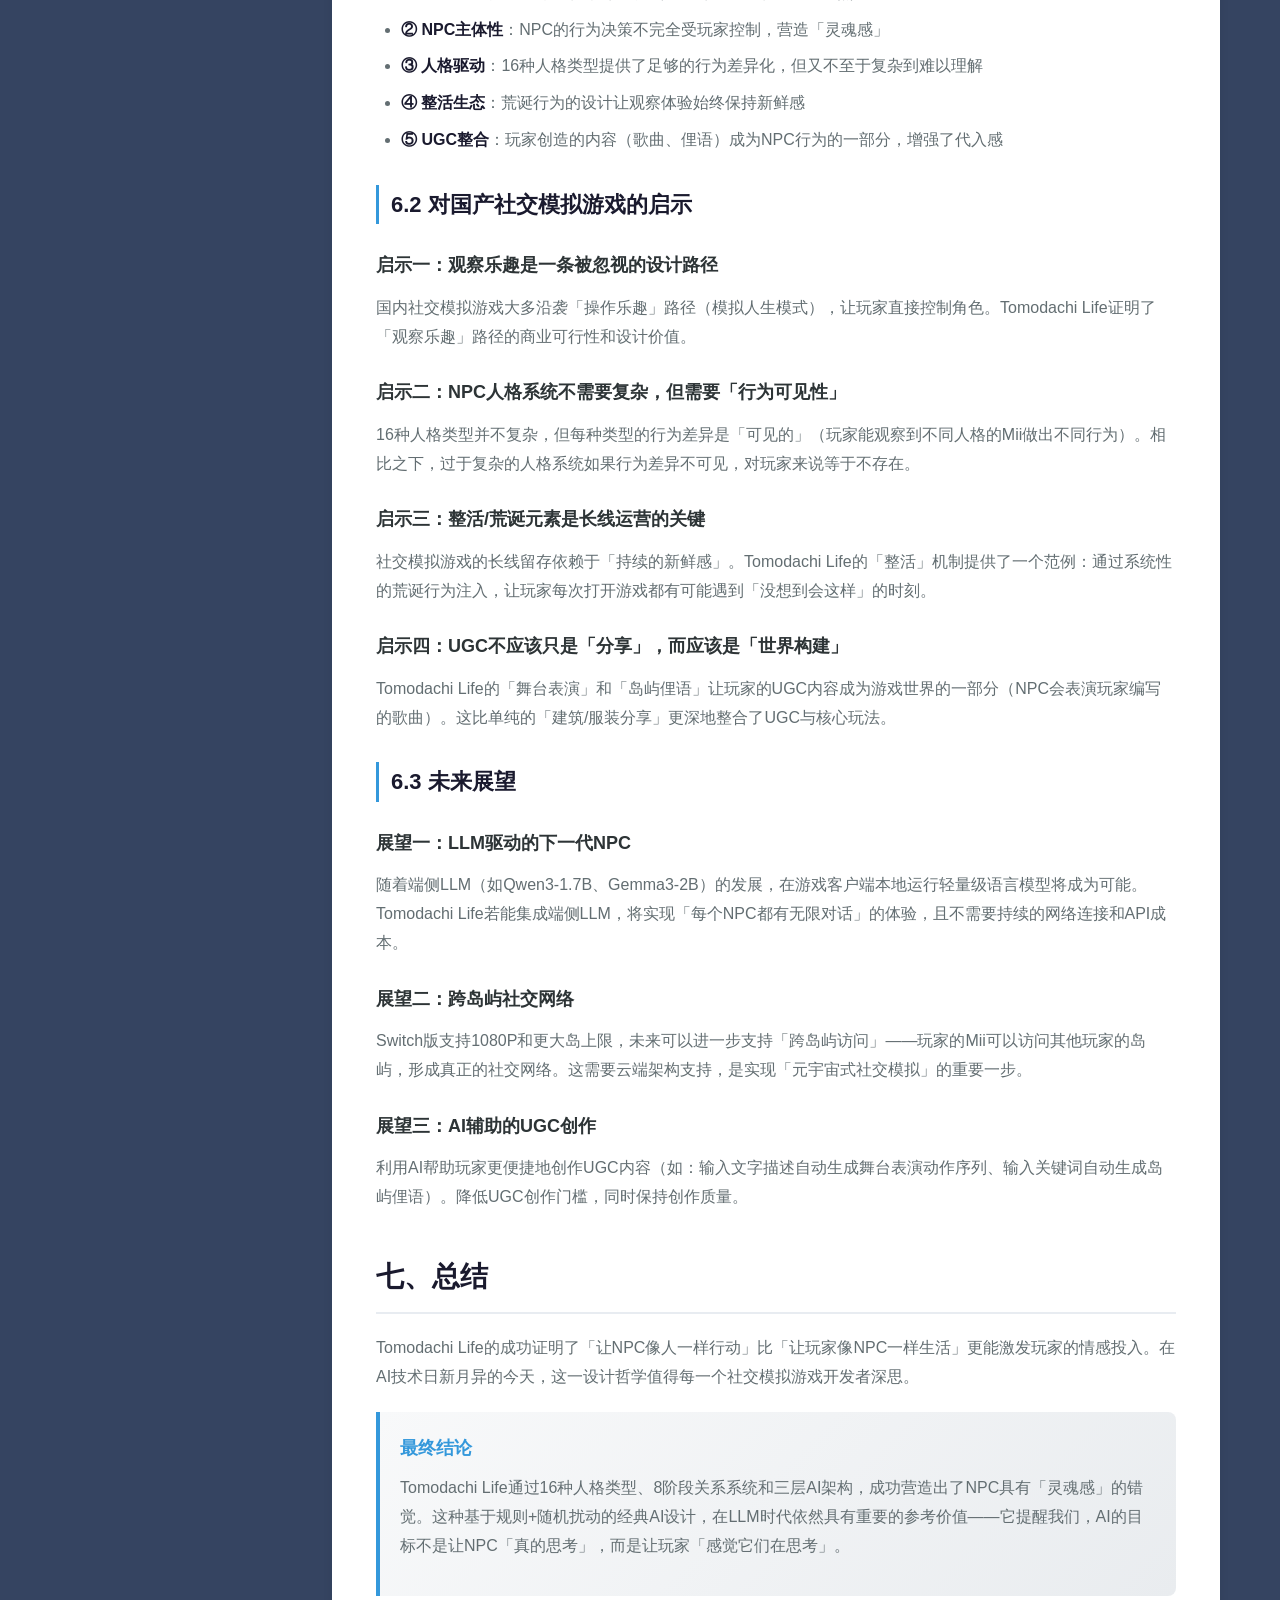
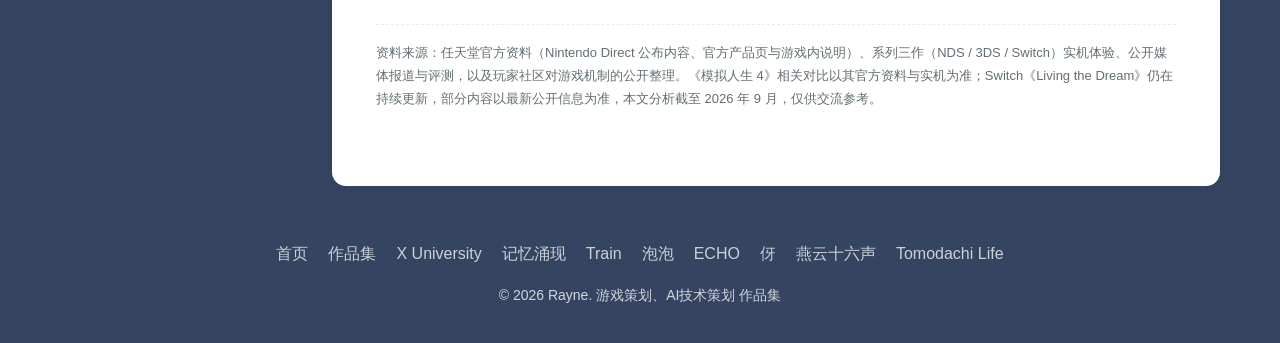
<file: portfolio-tomodachi.html>
<!DOCTYPE html>
<html lang="zh-CN">
<head>
    <meta charset="UTF-8">
    <meta name="viewport" content="width=device-width, initial-scale=1.0">
    <title>Tomodachi Life 游戏拆解分析 - Rayne-portfolio</title>
    <link rel="stylesheet" href="style.css?v=20260924e">
    <link rel="stylesheet" href="https://cdnjs.cloudflare.com/ajax/libs/font-awesome/6.4.0/css/all.min.css">
</head>
<body>
    <!-- 顶部导航栏 -->
    <nav class="navbar">
        <div class="nav-container">
            <a href="index.html" class="nav-logo">Rayne</a>
            <div class="nav-toggle" id="navToggle">
                <span></span>
                <span></span>
                <span></span>
            </div>
            <ul class="nav-menu" id="navMenu">
                <li><a href="index.html" class="nav-link">首页</a></li>
                <li><a href="portfolio.html" class="nav-link active">作品集</a></li>
                <li><a href="index.html#about" class="nav-link">关于我</a></li>
            </ul>
        </div>
    </nav>

    <!-- 文章头部 -->
    <header class="article-header">
        <h1>Tomodachi Life（人森）- 游戏拆解分析报告</h1>
        <div class="article-meta">
            <span><i class="far fa-calendar"></i> 2026/06/07</span>
            <span><i class="far fa-user"></i> Rayne</span>
            <span><i class="far fa-folder"></i> 游戏拆解案</span>
        </div>
    </header>

    <!-- 文章内容 -->
    <div class="article-layout">
        <!-- 左侧目录栏 -->
        <aside class="article-toc" id="articleToc">
            <div class="article-toc-title"><i class="fas fa-list-ul"></i> 目录</div>
            <nav class="article-toc-nav">
                <a href="#sec-1" class="toc-h2">一、游戏基本信息</a>
                <a href="#sec-2" class="toc-h2">二、核心设计理念</a>
                <a href="#sec-3" class="toc-h3">2.1 与传统模拟游戏的根本差异</a>
                <a href="#sec-4" class="toc-h3">2.2 版本演进历程</a>
                <a href="#sec-5" class="toc-h2">三、NPC 系统深度拆解</a>
                <a href="#sec-6" class="toc-h3">3.1 Mii 创建系统</a>
                <a href="#sec-7" class="toc-h3">3.2 人格系统（16种类型）</a>
                <a href="#sec-8" class="toc-h3">3.3 关系系统（8种类型）</a>
                <a href="#sec-9" class="toc-h3">3.4 行为驱动模型</a>
                <a href="#sec-10" class="toc-h2">四、AI 玩法系统分析</a>
                <a href="#sec-11" class="toc-h3">4.1 三层AI架构</a>
                <a href="#sec-12" class="toc-h3">4.2 自主社交与日程系统</a>
                <a href="#sec-13" class="toc-h3">4.3 梦想系统：NPC的「潜意识」</a>
                <a href="#sec-14" class="toc-h3">4.4 整活生态系统</a>
                <a href="#sec-15" class="toc-h3">4.5 局限性与改进空间</a>
                <a href="#sec-16" class="toc-h2">五、与模拟人生4对比分析</a>
                <a href="#sec-17" class="toc-h3">5.1 对比维度概览</a>
                <a href="#sec-18" class="toc-h3">5.2 NPC系统对比</a>
                <a href="#sec-19" class="toc-h3">5.3 核心设计哲学对比</a>
                <a href="#sec-20" class="toc-h2">六、设计启示</a>
                <a href="#sec-21" class="toc-h3">6.1 核心价值提炼</a>
                <a href="#sec-22" class="toc-h3">6.2 对国产社交模拟游戏的启示</a>
                <a href="#sec-23" class="toc-h3">6.3 未来展望</a>
                <a href="#sec-24" class="toc-h2">七、总结</a>
            </nav>
        </aside>

    <article class="article-content">
        <h2 id="sec-1">一、游戏基本信息</h2>
        <div class="info-grid">
            <div class="info-item">
                <strong>游戏名称</strong>
                <span>Tomodachi Life（人森）</span>
            </div>
            <div class="info-item">
                <strong>开发商</strong>
                <span>任天堂</span>
            </div>
            <div class="info-item">
                <strong>游戏类型</strong>
                <span>社交模拟</span>
            </div>
            <div class="info-item">
                <strong>最新版本</strong>
                <span>Switch《Living the Dream》（2026年）</span>
            </div>
            <div class="info-item">
                <strong>平台演进</strong>
                <span>NDS（2009）→ 3DS（2013）→ Switch（2026）</span>
            </div>
            <div class="info-item">
                <strong>核心玩法</strong>
                <span>观察Mii之间的互动、恋爱、吵架、追梦、整活</span>
            </div>
        </div>

        <h2 id="sec-2">二、核心设计理念</h2>
        <div class="highlight-box">
            <h4>涌现式叙事（Emergent Narrative）</h4>
            <p>游戏系统提供一套规则（人格、关系、需求、随机事件），NPC在这些规则的驱动下自主产生行为，玩家通过观察这些行为「脑补」出故事情节。每个玩家的岛屿都会发生完全不同的故事。</p>
        </div>

        <h3 id="sec-3">2.1 与传统模拟游戏的根本差异</h3>
        <ul>
            <li><strong>① 玩家不控制NPC的决策</strong>：NPC有自主意识（基于人格和当前状态）</li>
            <li><strong>② 没有主线剧情</strong>：所有「剧情」都是NPC之间互动的自然涌现</li>
            <li><strong>③ 幽默荒诞是核心体验</strong>：NPC会做出令玩家捧腹的非常规行为</li>
        </ul>

        <h3 id="sec-4">2.2 版本演进历程</h3>
        <div class="table-wrapper">
            <table class="data-table">
                <thead>
                    <tr>
                        <th>版本</th>
                        <th>平台</th>
                        <th>发售年份</th>
                        <th>核心变化</th>
                    </tr>
                </thead>
                <tbody>
                    <tr>
                        <td>Tomodachi Collection</td>
                        <td>NDS</td>
                        <td>2009</td>
                        <td>系列首作，仅日语，岛上限4人</td>
                    </tr>
                    <tr>
                        <td>Tomodachi Life</td>
                        <td>3DS</td>
                        <td>2013/2014</td>
                        <td>系列国际化，岛上限100人，加入互联网要素</td>
                    </tr>
                    <tr>
                        <td>Living the Dream</td>
                        <td>Switch</td>
                        <td>2026</td>
                        <td>全3D化，岛上限300人，新增岛屿任务/梦想舞台/语音合成升级</td>
                    </tr>
                </tbody>
            </table>
        </div>

        <h2 id="sec-5">三、NPC 系统深度拆解</h2>
        <h3 id="sec-6">3.1 Mii 创建系统</h3>
        <p>Mii是Tomodachi Life的NPC本体。每个Mii由玩家通过以下维度创建：</p>
        <div class="table-wrapper">
            <table class="data-table">
                <thead>
                    <tr>
                        <th>创建维度</th>
                        <th>具体内容</th>
                        <th>对NPC系统的影响</th>
                    </tr>
                </thead>
                <tbody>
                    <tr>
                        <td>外观设计</td>
                        <td>面部特征、体型、服装（Switch版支持全身装扮）</td>
                        <td>决定NPC在岛上的视觉识别度</td>
                    </tr>
                    <tr>
                        <td>姓名与昵称</td>
                        <td>玩家设定真实姓名，NPC之间用昵称称呼</td>
                        <td>社交互动中的称呼系统基础</td>
                    </tr>
                    <tr>
                        <td>语音</td>
                        <td>选择声音类型+音调+语速，Switch版语音合成更自然</td>
                        <td>对话表现力的核心，影响玩家情感投射</td>
                    </tr>
                    <tr>
                        <td>性格预设（间接）</td>
                        <td>通过「怪癖」问题间接设定基础倾向</td>
                        <td>与后续16型人格联动</td>
                    </tr>
                </tbody>
            </table>
        </div>

        <h3 id="sec-7">3.2 人格系统（16种类型）</h3>
        <p>人格系统是Tomodachi Life驱动NPC自主行为的核心机制。每个Mii在创建时通过一组问题确定其人格类型，该类型将影响其在所有社交情境中的行为偏好。</p>

        <h4>人格类型完整列表</h4>
        <div class="table-wrapper">
            <table class="data-table">
                <thead>
                    <tr>
                        <th>类型名</th>
                        <th>特征描述</th>
                        <th>社交偏好</th>
                        <th>兼容性</th>
                    </tr>
                </thead>
                <tbody>
                    <tr>
                        <td>乐观</td>
                        <td>总是看到积极面，不易沮丧</td>
                        <td>喜欢组局，主动聊天</td>
                        <td>与冷静、幽默兼容</td>
                    </tr>
                    <tr>
                        <td>爱哭</td>
                        <td>容易情绪低落，需要频繁安慰</td>
                        <td>依赖他人，被动社交</td>
                        <td>与温柔、乐观兼容</td>
                    </tr>
                    <tr>
                        <td>冷静</td>
                        <td>情绪稳定，不易大喜大悲</td>
                        <td>理性应对冲突</td>
                        <td>与大多数类型兼容</td>
                    </tr>
                    <tr>
                        <td>易激惹</td>
                        <td>一点就炸，容易发生冲突</td>
                        <td>频繁引发争吵</td>
                        <td>与冷静、宽容兼容（互补）</td>
                    </tr>
                    <tr>
                        <td>自信</td>
                        <td>自我中心，喜欢成为焦点</td>
                        <td>主动搭话，爱表现</td>
                        <td>与温柔、听众兼容</td>
                    </tr>
                    <tr>
                        <td>自卑</td>
                        <td>自我怀疑，需要反复确认</td>
                        <td>被动，需要鼓励</td>
                        <td>与自信、温柔互补</td>
                    </tr>
                    <tr>
                        <td>幽默</td>
                        <td>喜欢开玩笑，制造笑点</td>
                        <td>整活核心，活跃气氛</td>
                        <td>与听众、乐观兼容</td>
                    </tr>
                    <tr>
                        <td>严肃</td>
                        <td>一本正经，不太懂玩笑</td>
                        <td>理性对话，不喜欢胡闹</td>
                        <td>与冷静、逻辑兼容</td>
                    </tr>
                    <tr>
                        <td>善良</td>
                        <td>乐于助人，主动关心他人</td>
                        <td>高好感度，调解冲突</td>
                        <td>与所有类型兼容</td>
                    </tr>
                    <tr>
                        <td>腹黑</td>
                        <td>表面友好，背后搞事</td>
                        <td>制造隐性冲突</td>
                        <td>与天真、信任互补</td>
                    </tr>
                    <tr>
                        <td>活跃</td>
                        <td>精力充沛，喜欢热闹</td>
                        <td>频繁发起活动</td>
                        <td>与安静互补</td>
                    </tr>
                    <tr>
                        <td>安静</td>
                        <td>独处倾向，不主动参与社交</td>
                        <td>被动观察，偶尔互动</td>
                        <td>与活跃互补</td>
                    </tr>
                    <tr>
                        <td>浪漫</td>
                        <td>恋爱脑，频繁表达爱意</td>
                        <td>主动追求，高恋爱需求</td>
                        <td>与浪漫、温柔兼容</td>
                    </tr>
                    <tr>
                        <td>现实</td>
                        <td>务实，不太关注感情</td>
                        <td>理性决策，少情绪化</td>
                        <td>与现实、冷静兼容</td>
                    </tr>
                    <tr>
                        <td>依赖</td>
                        <td>难以独立，总是找人陪</td>
                        <td>高陪伴需求</td>
                        <td>与独立互补</td>
                    </tr>
                    <tr>
                        <td>独立</td>
                        <td>自给自足，不依赖他人</td>
                        <td>低社交需求，自主性强</td>
                        <td>与依赖互补</td>
                    </tr>
                </tbody>
            </table>
        </div>

        <h4>人格驱动行为机制</h4>
        <p><strong>核心循环：</strong>人格类型 → 行为偏好 → 社交结果 → 关系变化 → 新行为偏好（反馈循环）</p>
        <p><strong>实例：</strong>「腹黑」型Mii在被邀请参加聚会时，有一定概率私下向玩家告状「XX好像不太喜欢我」，触发玩家介入的社交调解事件。</p>

        <h3 id="sec-8">3.3 关系系统（8种类型）</h3>
        <p>Mii之间的关系是动态演进的，从陌生到深度依恋共8个阶段。每个阶段解锁不同的互动行为和事件。</p>

        <div class="table-wrapper">
            <table class="data-table">
                <thead>
                    <tr>
                        <th>关系阶段</th>
                        <th>触发条件</th>
                        <th>解锁互动</th>
                        <th>行为表现</th>
                    </tr>
                </thead>
                <tbody>
                    <tr>
                        <td>陌生人</td>
                        <td>刚安置于同一岛屿</td>
                        <td>无（仅路过点头）</td>
                        <td>不会主动互动</td>
                    </tr>
                    <tr>
                        <td>点头之交</td>
                        <td>说过一次话</td>
                        <td>简单问候</td>
                        <td>偶尔聊天</td>
                    </tr>
                    <tr>
                        <td>朋友</td>
                        <td>好感度达阈值+有共同话题</td>
                        <td>互相访问公寓</td>
                        <td>会主动串门</td>
                    </tr>
                    <tr>
                        <td>好朋友</td>
                        <td>朋友关系持续一段时间+无冲突</td>
                        <td>一起外出、合影</td>
                        <td>一起出现在公共区域</td>
                    </tr>
                    <tr>
                        <td>暧昧</td>
                        <td>异性+好感度极高+特殊事件触发</td>
                        <td>送礼物、单独约会</td>
                        <td>会出现爱心特效</td>
                    </tr>
                    <tr>
                        <td>恋爱</td>
                        <td>接受告白或主动告白成功</td>
                        <td>牵手、拥抱动画</td>
                        <td>频繁出现在对方公寓</td>
                    </tr>
                    <tr>
                        <td>夫妻</td>
                        <td>恋爱关系后求婚成功</td>
                        <td>同居、共同养成小孩</td>
                        <td>有特殊夫妻互动动作</td>
                    </tr>
                    <tr>
                        <td>偶像崇拜</td>
                        <td>小孩Mii崇拜某成年Mii</td>
                        <td>跟随、模仿行为</td>
                        <td>小孩会模仿偶像的口头禅</td>
                    </tr>
                </tbody>
            </table>
        </div>

        <h4>关系衰减机制</h4>
        <p>关系不是永久的。若玩家长时间不介入（不帮助解决冲突、不撮合），NPC之间的关系会自然衰减，甚至走向「分手」「离婚」「绝交」。</p>
        <p><strong>设计意图：</strong>迫使玩家持续关注和介入，否则岛屿社交网会崩塌——这是一种「温柔的强制性参与度」设计。</p>

        <h3 id="sec-9">3.4 行为驱动模型</h3>
        <p>NPC的行为不是随机的，而是由一套三层驱动模型决定的：</p>

        <h4>第一层：需求驱动（Similar to Sims）</h4>
        <p>每个Mii有饥饿、娱乐、社交、睡眠等需求。需求值低于阈值时，Mii会自主采取行动满足需求（去食堂吃饭、去广场玩、回公寓睡觉）。</p>

        <h4>第二层：人格过滤</h4>
        <p>同样是「饥饿」状态，「乐观」型Mii会高兴地去食堂；「易激惹」型Mii会在食堂发脾气，可能引发与其他Mii的冲突。人格是行为的「滤镜」。</p>

        <h4>第三层：关系网络修正</h4>
        <p>Mii的当前行为会受到其与周围Mii关系的修正。例如：暗恋某Mii时，会优先选择出现在对方附近；与某Mii绝交后，会主动避开对方出现的区域。</p>

        <div class="highlight-box">
            <h4>核心公式</h4>
            <p><strong>最终行为 = 需求驱动 × 人格滤镜 × 关系网络修正 + 随机扰动</strong></p>
            <p>「随机扰动」是Tomodachi Life的精髓——系统会定期注入完全不符合以上逻辑的「整活行为」（如在广场突然开始跳舞、对着天空大喊），保证观察体验的持续新鲜感。</p>
        </div>

        <h2 id="sec-10">四、AI 玩法系统分析</h2>
        <h3 id="sec-11">4.1 三层AI架构</h3>
        <p>Tomodachi Life的AI玩法并非基于现代大语言模型（LLM），而是基于「规则引擎 + 随机事件池 + 人格参数调制」的经典游戏AI架构。其设计极其精妙，值得拆解。</p>

        <div class="table-wrapper">
            <table class="data-table">
                <thead>
                    <tr>
                        <th>层级</th>
                        <th>技术实现</th>
                        <th>玩家感知</th>
                    </tr>
                </thead>
                <tbody>
                    <tr>
                        <td><strong>规则层</strong></td>
                        <td>基于有限状态机（FSM）的需求-行为映射</td>
                        <td>「这个Mii怎么又去食堂了」</td>
                    </tr>
                    <tr>
                        <td><strong>人格层</strong></td>
                        <td>16型人格参数调制行为权重</td>
                        <td>「这个Mii总是这么乐观/腹黑」</td>
                    </tr>
                    <tr>
                        <td><strong>涌现层</strong></td>
                        <td>UGC（玩家创造内容）注入 + 随机事件池</td>
                        <td>「我的Mii在舞台上唱我写的歌！」</td>
                    </tr>
                </tbody>
            </table>
        </div>

        <h4>与LLM式AI的本质区别</h4>
        <p>Tomodachi Life的AI是「确定性规则 + 随机扰动」，不是「生成式AI」。NPC不会「思考」，而是「查表+掷骰子」。但这种设计反而营造出了「NPC有灵魂」的错觉——因为其行为结果具有不可预测性（对玩家而言），且符合人格设定（对玩家而言是自洽的）。</p>

        <h3 id="sec-12">4.2 自主社交与日程系统</h3>
        <h4>自主社交</h4>
        <p>NPC会在没有玩家指令的情况下：</p>
        <ul>
            <li>主动发起对话（选择话题受人格影响）</li>
            <li>主动邀请其他NPC参加聚会</li>
            <li>主动解决或激化冲突（取决于人格）</li>
            <li>在广场/食堂等公共区域形成「小团体」（受关系网络影响）</li>
        </ul>

        <h4>日程系统</h4>
        <p>每个Mii有隐形日程：白天优先出现在公共区域（广场/食堂/服装店），晚上返回公寓。但「乐观」「活跃」型Mii更可能打破日程，在非常规时间出现在非常规地点——这是人格对日程的覆盖。</p>
        <p><strong>Switch版新增：</strong>「岛屿时间表」功能，玩家可以查看每个Mii的「今日行程」，甚至可以干预（但干预次数有限，以保持NPC自主性）。</p>

        <h3 id="sec-13">4.3 梦想系统：NPC的「潜意识」</h3>
        <p>「梦想（Dream）」是Switch版《Living the Dream》的核心新增系统，也是AI玩法的高光设计。</p>

        <h4>梦想的生成与触发</h4>
        <p>每个Mii会定期产生一个「梦想」——想要达成的目标。梦想分为以下几类：</p>

        <div class="table-wrapper">
            <table class="data-table">
                <thead>
                    <tr>
                        <th>梦想类型</th>
                        <th>具体内容</th>
                        <th>玩家介入方式</th>
                    </tr>
                </thead>
                <tbody>
                    <tr>
                        <td>职业梦想</td>
                        <td>想成为歌手/厨师/运动员等</td>
                        <td>帮助收集道具、安排训练</td>
                    </tr>
                    <tr>
                        <td>社交梦想</td>
                        <td>想和某Mii成为朋友/恋人</td>
                        <td>撮合，帮助提升好感度</td>
                    </tr>
                    <tr>
                        <td>物质梦想</td>
                        <td>想要某件特定服装/家具</td>
                        <td>帮助购买或制作</td>
                    </tr>
                    <tr>
                        <td>表演梦想</td>
                        <td>想在舞台上表演（新功能）</td>
                        <td>帮助排练，安排舞台时间</td>
                    </tr>
                    <tr>
                        <td>荒诞梦想</td>
                        <td>想在天空中飞翔/和鱼说话等</td>
                        <td>无逻辑，纯整活，玩家只能「见证」</td>
                    </tr>
                </tbody>
            </table>
        </div>

        <div class="highlight-box">
            <h4>设计精妙之处</h4>
            <p>「荒诞梦想」的存在，让玩家意识到「NPC有独立于玩家的内心世界」——即使这个世界是无逻辑的、游戏性的。这种「被感知到的主体性」是Tomodachi Life情感设计的核心。</p>
        </div>

        <h3 id="sec-14">4.4 整活生态系统</h3>
        <p>「整活」是Tomodachi Life在中国玩家社区中最被津津乐道的特性。其背后的系统设计值得深入分析。</p>

        <h4>整活的触发机制</h4>
        <p>整活 = 违反日常逻辑的行为。触发条件：</p>
        <ul>
            <li>人格参数中的「幽默值」较高</li>
            <li>当前需求全部满足（无聊是整活的温床）</li>
            <li>关系网络中有「观众」（其他Mii在附近观看）</li>
            <li>随机扰动池中的「整活权重」当日较高</li>
        </ul>

        <h4>整活的具体表现（Switch版新增）</h4>
        <ul>
            <li>在广场突然开始跳舞（其他Mii围观）</li>
            <li>对着天空大喊无意义的话</li>
            <li>在服装店试穿极其怪异的搭配并问其他Mii「好看吗」</li>
            <li>在舞台上表演玩家为其编写的「荒诞歌曲」（UGC整合）</li>
            <li>「岛屿俚语」系统：Mii之间会传播玩家定义的短语，形成岛屿特有的「梗」</li>
        </ul>

        <p><strong>「岛屿俚语」是Switch版的隐藏高光功能：</strong>玩家可以定义短语，Mii会在对话中自然使用，并可能在Mii之间「变异」（自动生成变体），形成真正的「岛屿文化」。这是UGC与AI行为系统深度整合的典范。</p>

        <h3 id="sec-15">4.5 局限性与改进空间</h3>
        <h4>局限性</h4>
        <ul>
            <li>对话内容是预设的，只是根据人格选择不同分支——缺乏真正的「语言生成」</li>
            <li>关系演进逻辑相对线性，缺乏模拟人生中的「关系衰退/重建」深度机制</li>
            <li>NPC的「梦想」达成后，缺乏后续的长效影响（达成即遗忘）</li>
            <li>岛屿事件的类型总数有限，深度玩家（200+小时）会遇到重复</li>
        </ul>

        <h4>改进空间（为后续AI集成设计做铺垫）</h4>
        <p>若要在Tomodachi Life中引入真正的AI（如LLM驱动对话），需要解决：对话质量与游戏风格的匹配、性能（300个NPC同时运行）、成本（API调用）、以及「不可预测性」与「人格一致性」的平衡。</p>

        <h2 id="sec-16">五、与模拟人生4对比分析</h2>
        <h3 id="sec-17">5.1 对比维度概览</h3>
        <div class="table-wrapper">
            <table class="compare-table">
                <thead>
                    <tr>
                        <th>对比维度</th>
                        <th>Tomodachi Life</th>
                        <th>模拟人生4</th>
                    </tr>
                </thead>
                <tbody>
                    <tr>
                        <td>核心体验</td>
                        <td>观察NPC社交荒诞剧</td>
                        <td>操作模拟市民进行生活模拟</td>
                    </tr>
                    <tr>
                        <td>玩家角色</td>
                        <td>岛屿管理者/观察者</td>
                        <td>直接控制模拟市民</td>
                    </tr>
                    <tr>
                        <td>NPC自主性</td>
                        <td>极高（玩家不控制NPC）</td>
                        <td>中等（有自主行为，但玩家可完全覆盖）</td>
                    </tr>
                    <tr>
                        <td>叙事方式</td>
                        <td>涌现式（玩家脑补）</td>
                        <td>半脚本化（事件+玩家操作）</td>
                    </tr>
                    <tr>
                        <td>技术路线</td>
                        <td>规则AI + 随机扰动</td>
                        <td>需求驱动FSM + 特质系统</td>
                    </tr>
                    <tr>
                        <td>画风</td>
                        <td>卡通荒诞</td>
                        <td>拟真风格</td>
                    </tr>
                </tbody>
            </table>
        </div>

        <h3 id="sec-18">5.2 NPC系统对比</h3>
        <h4>NPC人格/特质系统</h4>
        <div class="table-wrapper">
            <table class="compare-table">
                <thead>
                    <tr>
                        <th>对比项</th>
                        <th>Tomodachi Life</th>
                        <th>模拟人生4</th>
                    </tr>
                </thead>
                <tbody>
                    <tr>
                        <td>人格框架</td>
                        <td>16种类型（类型学方法）</td>
                        <td>特质（Trait）系统（3个特质/人 + aspiration）</td>
                    </tr>
                    <tr>
                        <td>人格影响范围</td>
                        <td>几乎所有行为（包括整活）</td>
                        <td>主要影响情绪触发和互动选项</td>
                    </tr>
                    <tr>
                        <td>人格可变性</td>
                        <td>固定（创建后不可变）</td>
                        <td>部分可变（通过人生阶段和事件）</td>
                    </tr>
                    <tr>
                        <td>关系系统</td>
                        <td>8阶段演进，衰减机制</td>
                        <td>多维度关系值，但衰减较慢</td>
                    </tr>
                    <tr>
                        <td>NPC间自主互动</td>
                        <td>核心玩法（玩家观察）</td>
                        <td>辅助玩法（玩家可干预）</td>
                    </tr>
                </tbody>
            </table>
        </div>

        <h3 id="sec-19">5.3 核心设计哲学对比</h3>
        <div class="highlight-box">
            <h4>Tomodachi Life</h4>
            <p><strong>「观察乐趣」</strong>——游戏的价值在于玩家观察和解读NPC行为的过程，而不是直接控制。</p>
        </div>
        <div class="highlight-box">
            <h4>模拟人生4</h4>
            <p><strong>「操作乐趣」</strong>——游戏的价值在于玩家通过操作模拟市民实现自己构想的生活/故事。</p>
        </div>

        <p><strong>核心公式对比：</strong></p>
        <ul>
            <li>Tomodachi Life：<strong>乐趣 = f(观察, 解读, 介入)</strong> —— 玩家是「观众+导演」</li>
            <li>模拟人生4：<strong>乐趣 = f(操作, 规划, 达成)</strong> —— 玩家是「操作者+编剧」</li>
        </ul>

        <h2 id="sec-20">六、设计启示</h2>
        <h3 id="sec-21">6.1 核心价值提炼</h3>
        <p>Tomodachi Life的核心价值在于「观察乐趣」——让玩家感受到NPC具有独立的主体性，从而自发地为其行为赋予意义，形成个人化的叙事体验。</p>

        <h4>五大核心价值点</h4>
        <ul>
            <li><strong>① 涌现式叙事</strong>：不为玩家写剧本，而是让剧本在玩家观察中自然涌现</li>
            <li><strong>② NPC主体性</strong>：NPC的行为决策不完全受玩家控制，营造「灵魂感」</li>
            <li><strong>③ 人格驱动</strong>：16种人格类型提供了足够的行为差异化，但又不至于复杂到难以理解</li>
            <li><strong>④ 整活生态</strong>：荒诞行为的设计让观察体验始终保持新鲜感</li>
            <li><strong>⑤ UGC整合</strong>：玩家创造的内容（歌曲、俚语）成为NPC行为的一部分，增强了代入感</li>
        </ul>

        <h3 id="sec-22">6.2 对国产社交模拟游戏的启示</h3>
        <h4>启示一：观察乐趣是一条被忽视的设计路径</h4>
        <p>国内社交模拟游戏大多沿袭「操作乐趣」路径（模拟人生模式），让玩家直接控制角色。Tomodachi Life证明了「观察乐趣」路径的商业可行性和设计价值。</p>

        <h4>启示二：NPC人格系统不需要复杂，但需要「行为可见性」</h4>
        <p>16种人格类型并不复杂，但每种类型的行为差异是「可见的」（玩家能观察到不同人格的Mii做出不同行为）。相比之下，过于复杂的人格系统如果行为差异不可见，对玩家来说等于不存在。</p>

        <h4>启示三：整活/荒诞元素是长线运营的关键</h4>
        <p>社交模拟游戏的长线留存依赖于「持续的新鲜感」。Tomodachi Life的「整活」机制提供了一个范例：通过系统性的荒诞行为注入，让玩家每次打开游戏都有可能遇到「没想到会这样」的时刻。</p>

        <h4>启示四：UGC不应该只是「分享」，而应该是「世界构建」</h4>
        <p>Tomodachi Life的「舞台表演」和「岛屿俚语」让玩家的UGC内容成为游戏世界的一部分（NPC会表演玩家编写的歌曲）。这比单纯的「建筑/服装分享」更深地整合了UGC与核心玩法。</p>

        <h3 id="sec-23">6.3 未来展望</h3>
        <h4>展望一：LLM驱动的下一代NPC</h4>
        <p>随着端侧LLM（如Qwen3-1.7B、Gemma3-2B）的发展，在游戏客户端本地运行轻量级语言模型将成为可能。Tomodachi Life若能集成端侧LLM，将实现「每个NPC都有无限对话」的体验，且不需要持续的网络连接和API成本。</p>

        <h4>展望二：跨岛屿社交网络</h4>
        <p>Switch版支持1080P和更大岛上限，未来可以进一步支持「跨岛屿访问」——玩家的Mii可以访问其他玩家的岛屿，形成真正的社交网络。这需要云端架构支持，是实现「元宇宙式社交模拟」的重要一步。</p>

        <h4>展望三：AI辅助的UGC创作</h4>
        <p>利用AI帮助玩家更便捷地创作UGC内容（如：输入文字描述自动生成舞台表演动作序列、输入关键词自动生成岛屿俚语）。降低UGC创作门槛，同时保持创作质量。</p>

        <h2 id="sec-24">七、总结</h2>
        <p>Tomodachi Life的成功证明了「让NPC像人一样行动」比「让玩家像NPC一样生活」更能激发玩家的情感投入。在AI技术日新月异的今天，这一设计哲学值得每一个社交模拟游戏开发者深思。</p>
        
        <div class="highlight-box">
            <h4>最终结论</h4>
            <p>Tomodachi Life通过16种人格类型、8阶段关系系统和三层AI架构，成功营造出了NPC具有「灵魂感」的错觉。这种基于规则+随机扰动的经典AI设计，在LLM时代依然具有重要的参考价值——它提醒我们，AI的目标不是让NPC「真的思考」，而是让玩家「感觉它们在思考」。</p>
        </div>

        <p class="article-note">资料来源：任天堂官方资料（Nintendo Direct 公布内容、官方产品页与游戏内说明）、系列三作（NDS / 3DS / Switch）实机体验、公开媒体报道与评测，以及玩家社区对游戏机制的公开整理。《模拟人生 4》相关对比以其官方资料与实机为准；Switch《Living the Dream》仍在持续更新，部分内容以最新公开信息为准，本文分析截至 2026 年 9 月，仅供交流参考。</p>
    </article>
    </div>

    <!-- 页脚 -->
    <footer class="footer">
        <div class="footer-links">
            <a href="index.html">首页</a>
            <a href="portfolio.html">作品集</a>
            <a href="portfolio-xuniversity.html">X University</a>
            <a href="portfolio-memory.html">记忆涌现</a>
            <a href="portfolio-train.html">Train</a>
            <a href="portfolio-bubble.html">泡泡</a>
            <a href="portfolio-echo.html">ECHO</a>
            <a href="portfolio-ggj.html">伢</a>
            <a href="portfolio-yanyun.html">燕云十六声</a>
            <a href="portfolio-tomodachi.html">Tomodachi Life</a>
        </div>
        <p>&copy; 2026 Rayne. 游戏策划、AI技术策划 作品集</p>
    </footer>

    <!-- 回到顶部 -->
    <div class="back-to-top" id="backToTop">
        <i class="fas fa-arrow-up"></i>
    </div>

    <script src="script.js?v=20260924e"></script>
</body>
</html>
</file>
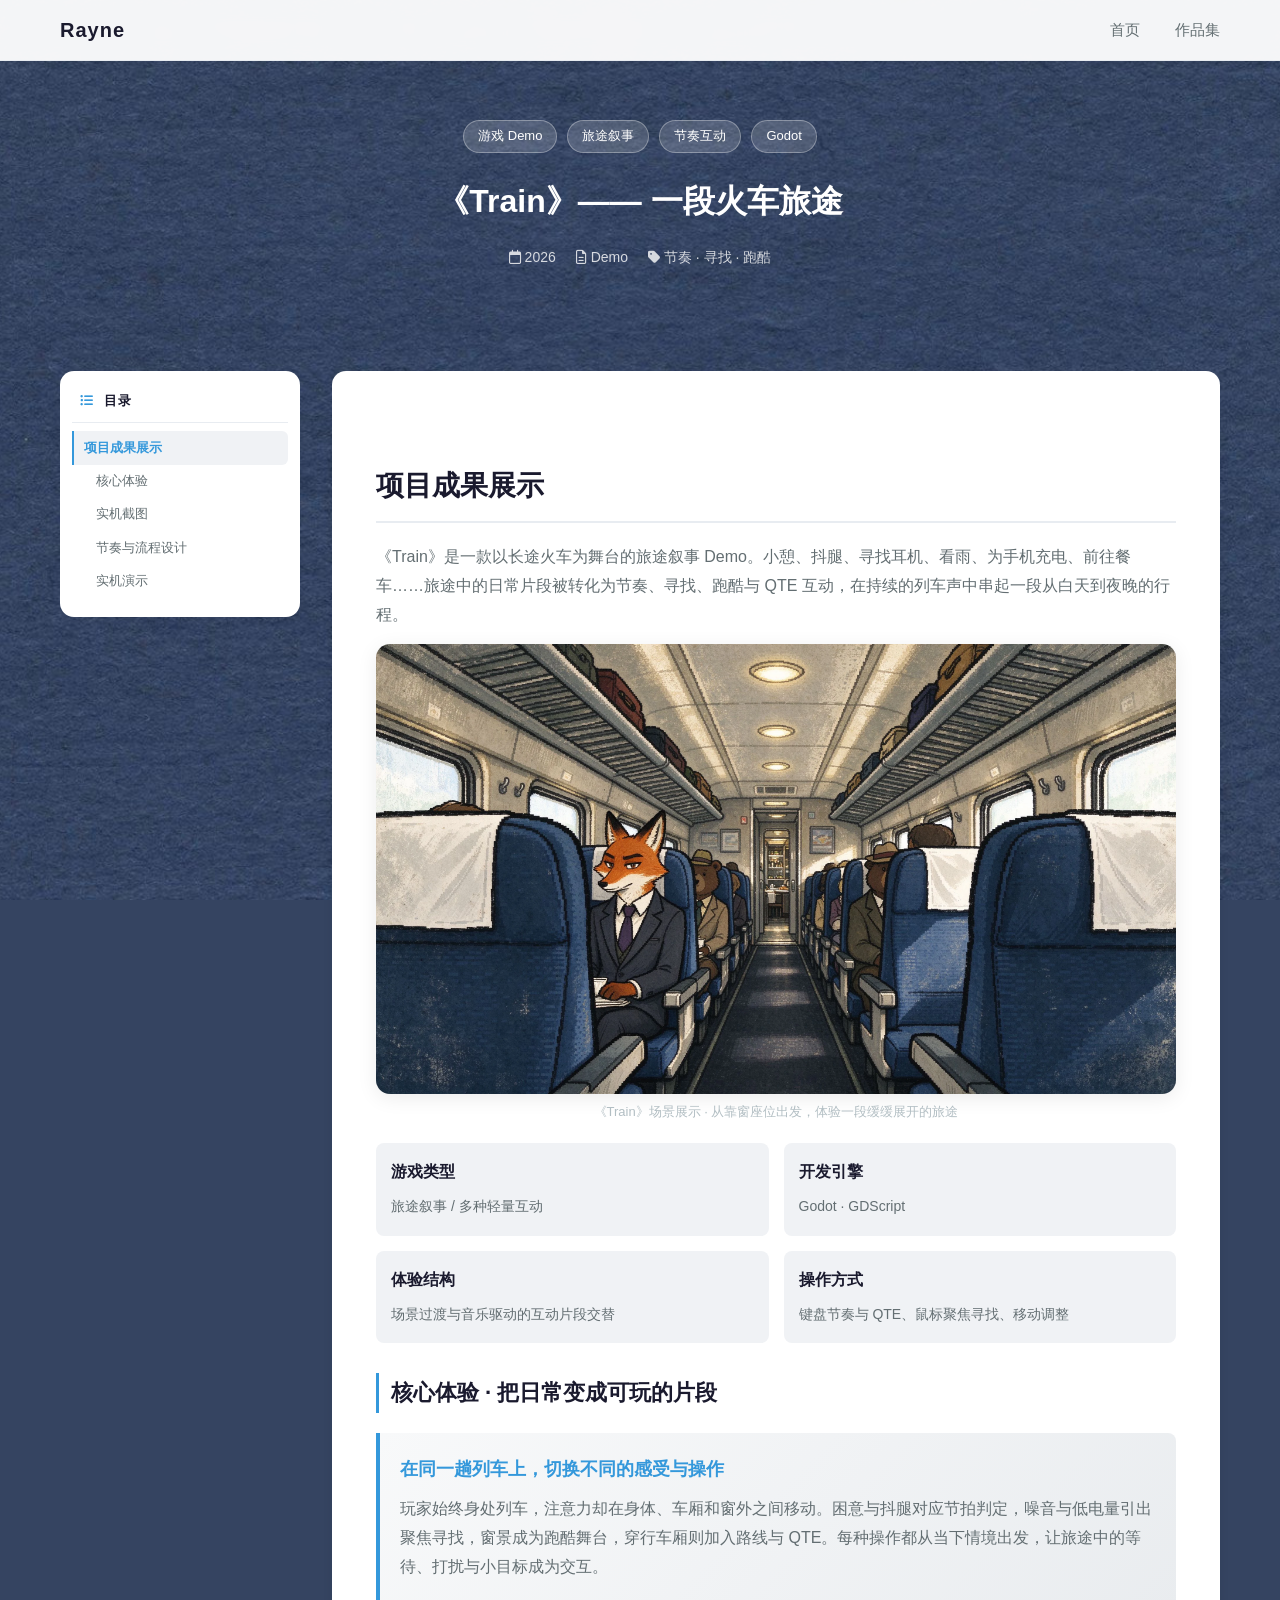
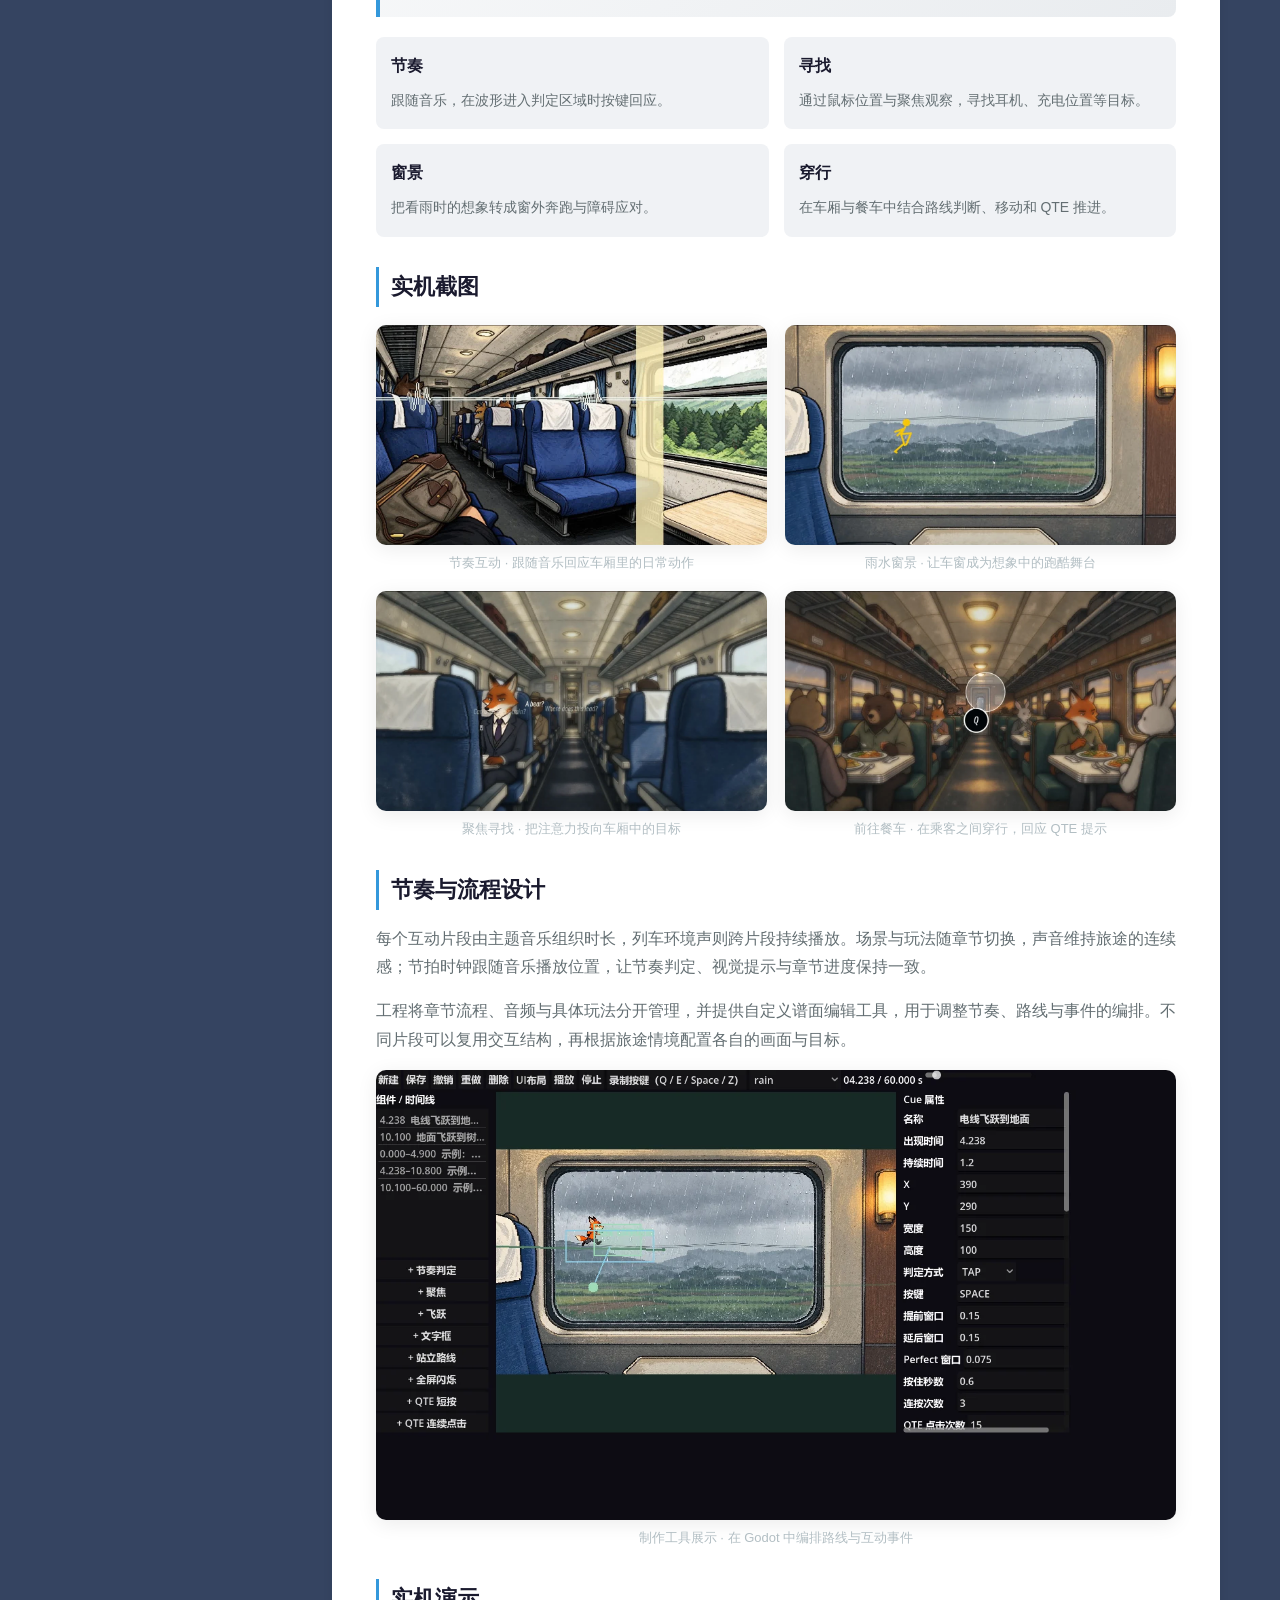
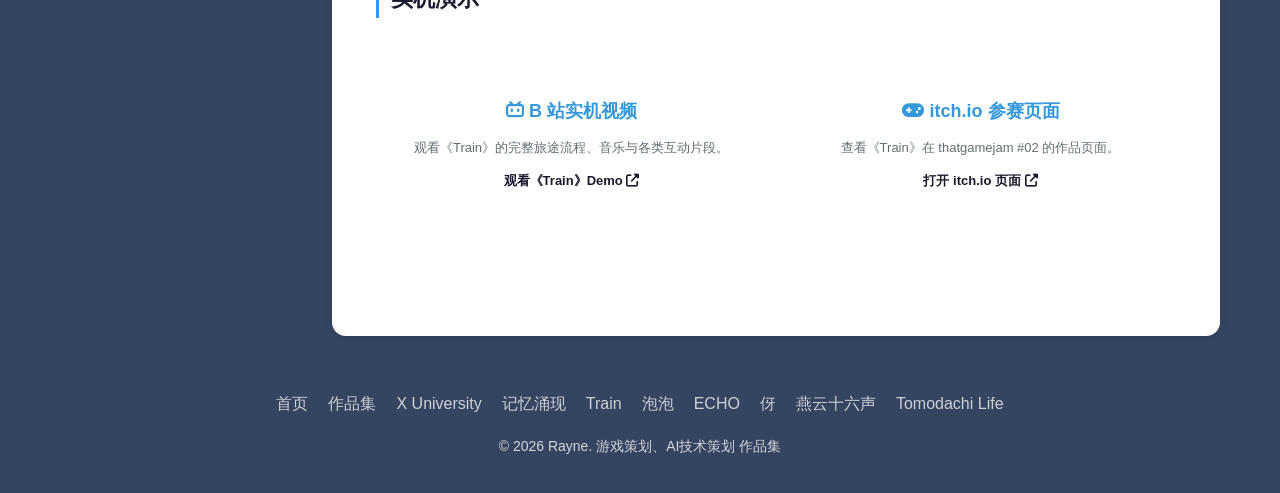
<file: portfolio-train.html>
<!DOCTYPE html>
<html lang="zh-CN">
<head>
    <meta charset="UTF-8">
    <meta name="viewport" content="width=device-width, initial-scale=1.0">
    <title>《Train》 - 游戏 Demo | Rayne-portfolio</title>
    <link rel="stylesheet" href="style.css?v=20260924e">
    <link rel="stylesheet" href="https://cdnjs.cloudflare.com/ajax/libs/font-awesome/6.4.0/css/all.min.css">
</head>
<body>
    <nav class="navbar">
        <div class="nav-container">
            <a href="index.html" class="nav-logo">Rayne</a>
            <div class="nav-toggle" id="navToggle">
                <span></span><span></span><span></span>
            </div>
            <ul class="nav-menu" id="navMenu">
                <li><a href="index.html" class="nav-link">首页</a></li>
                <li><a href="portfolio.html" class="nav-link">作品集</a></li>
            </ul>
        </div>
    </nav>

    <header class="article-header">
        <div class="container">
            <div class="article-tags">
                <span class="article-tag">游戏 Demo</span>
                <span class="article-tag">旅途叙事</span>
                <span class="article-tag">节奏互动</span>
                <span class="article-tag">Godot</span>
            </div>
            <h1>《Train》—— 一段火车旅途</h1>
            <div class="article-meta">
                <span><i class="far fa-calendar"></i> 2026</span>
                <span><i class="far fa-file-alt"></i> Demo</span>
                <span><i class="fas fa-tag"></i> 节奏 · 寻找 · 跑酷</span>
            </div>
        </div>
    </header>

    <div class="article-layout">
        <aside class="article-toc" id="articleToc">
            <div class="article-toc-title"><i class="fas fa-list-ul"></i> 目录</div>
            <nav class="article-toc-nav">
                <a href="#sec-1" class="toc-h2">项目成果展示</a>
                <a href="#sec-2" class="toc-h3">核心体验</a>
                <a href="#sec-3" class="toc-h3">实机截图</a>
                <a href="#sec-4" class="toc-h3">节奏与流程设计</a>
                <a href="#sec-5" class="toc-h3">实机演示</a>
            </nav>
        </aside>

        <article class="article-content">
            <section class="echo-showcase">
                <h2 class="showcase-title" id="sec-1">项目成果展示</h2>
                <p class="showcase-intro">《Train》是一款以长途火车为舞台的旅途叙事 Demo。小憩、抖腿、寻找耳机、看雨、为手机充电、前往餐车……旅途中的日常片段被转化为节奏、寻找、跑酷与 QTE 互动，在持续的列车声中串起一段从白天到夜晚的行程。</p>

                <figure class="echo-figure echo-kv-hero">
                    <img src="img/train/cover.webp" alt="《Train》车厢场景，蓝色座椅、随身行李与窗外风景">
                    <figcaption>《Train》场景展示 · 从靠窗座位出发，体验一段缓缓展开的旅途</figcaption>
                </figure>

                <div class="info-grid">
                    <div class="info-item"><strong>游戏类型</strong><span>旅途叙事 / 多种轻量互动</span></div>
                    <div class="info-item"><strong>开发引擎</strong><span>Godot · GDScript</span></div>
                    <div class="info-item"><strong>体验结构</strong><span>场景过渡与音乐驱动的互动片段交替</span></div>
                    <div class="info-item"><strong>操作方式</strong><span>键盘节奏与 QTE、鼠标聚焦寻找、移动调整</span></div>
                </div>

                <h3 id="sec-2">核心体验 · 把日常变成可玩的片段</h3>
                <div class="highlight-box">
                    <h4>在同一趟列车上，切换不同的感受与操作</h4>
                    <p>玩家始终身处列车，注意力却在身体、车厢和窗外之间移动。困意与抖腿对应节拍判定，噪音与低电量引出聚焦寻找，窗景成为跑酷舞台，穿行车厢则加入路线与 QTE。每种操作都从当下情境出发，让旅途中的等待、打扰与小目标成为交互。</p>
                </div>
                <div class="info-grid">
                    <div class="info-item"><strong>节奏</strong><span>跟随音乐，在波形进入判定区域时按键回应。</span></div>
                    <div class="info-item"><strong>寻找</strong><span>通过鼠标位置与聚焦观察，寻找耳机、充电位置等目标。</span></div>
                    <div class="info-item"><strong>窗景</strong><span>把看雨时的想象转成窗外奔跑与障碍应对。</span></div>
                    <div class="info-item"><strong>穿行</strong><span>在车厢与餐车中结合路线判断、移动和 QTE 推进。</span></div>
                </div>

                <h3 id="sec-3">实机截图</h3>
                <div class="ggj-seasons">
                    <figure class="echo-figure"><img src="img/train/rhythm.webp" alt="《Train》车厢中的波形节奏判定" loading="lazy"><figcaption>节奏互动 · 跟随音乐回应车厢里的日常动作</figcaption></figure>
                    <figure class="echo-figure"><img src="img/train/rain.webp" alt="《Train》雨水窗景中的奔跑互动" loading="lazy"><figcaption>雨水窗景 · 让车窗成为想象中的跑酷舞台</figcaption></figure>
                    <figure class="echo-figure"><img src="img/train/search.webp" alt="《Train》通过聚焦观察车厢寻找目标" loading="lazy"><figcaption>聚焦寻找 · 把注意力投向车厢中的目标</figcaption></figure>
                    <figure class="echo-figure"><img src="img/train/dining.webp" alt="《Train》餐车场景中的 Q 键互动提示" loading="lazy"><figcaption>前往餐车 · 在乘客之间穿行，回应 QTE 提示</figcaption></figure>
                </div>

                <h3 id="sec-4">节奏与流程设计</h3>
                <p>每个互动片段由主题音乐组织时长，列车环境声则跨片段持续播放。场景与玩法随章节切换，声音维持旅途的连续感；节拍时钟跟随音乐播放位置，让节奏判定、视觉提示与章节进度保持一致。</p>
                <p>工程将章节流程、音频与具体玩法分开管理，并提供自定义谱面编辑工具，用于调整节奏、路线与事件的编排。不同片段可以复用交互结构，再根据旅途情境配置各自的画面与目标。</p>
                <figure class="echo-figure">
                    <img src="img/train/editor.webp" alt="Godot 中《Train》的自定义谱面与路线编辑工具" loading="lazy">
                    <figcaption>制作工具展示 · 在 Godot 中编排路线与互动事件</figcaption>
                </figure>

                <h3 id="sec-5">实机演示</h3>
                <div class="echo-video-grid ggj-links-grid">
                    <figure class="echo-figure ggj-link-card">
                        <div class="ggj-link-body">
                            <h4><i class="fab fa-bilibili"></i> B 站实机视频</h4>
                            <p>观看《Train》的完整旅途流程、音乐与各类互动片段。</p>
                            <a href="https://www.bilibili.com/video/BV1Texs67E8r/" target="_blank" rel="noopener">观看《Train》Demo <i class="fas fa-external-link-alt"></i></a>
                        </div>
                    </figure>
                    <figure class="echo-figure ggj-link-card">
                        <div class="ggj-link-body">
                            <h4><i class="fas fa-gamepad"></i> itch.io 参赛页面</h4>
                            <p>查看《Train》在 thatgamejam #02 的作品页面。</p>
                            <a href="https://itch.io/jam/thatgamejam02/rate/5276836" target="_blank" rel="noopener">打开 itch.io 页面 <i class="fas fa-external-link-alt"></i></a>
                        </div>
                    </figure>
                </div>
            </section>
        </article>
    </div>

    <footer class="footer">
        <div class="footer-links">
            <a href="index.html">首页</a>
            <a href="portfolio.html">作品集</a>
            <a href="portfolio-xuniversity.html">X University</a>
            <a href="portfolio-memory.html">记忆涌现</a>
            <a href="portfolio-train.html">Train</a>
            <a href="portfolio-bubble.html">泡泡</a>
            <a href="portfolio-echo.html">ECHO</a>
            <a href="portfolio-ggj.html">伢</a>
            <a href="portfolio-yanyun.html">燕云十六声</a>
            <a href="portfolio-tomodachi.html">Tomodachi Life</a>
        </div>
        <p>&copy; 2026 Rayne. 游戏策划、AI技术策划 作品集</p>
    </footer>

    <div class="back-to-top" id="backToTop"><i class="fas fa-arrow-up"></i></div>
    <script src="script.js?v=20260924e"></script>
</body>
</html>
</file>
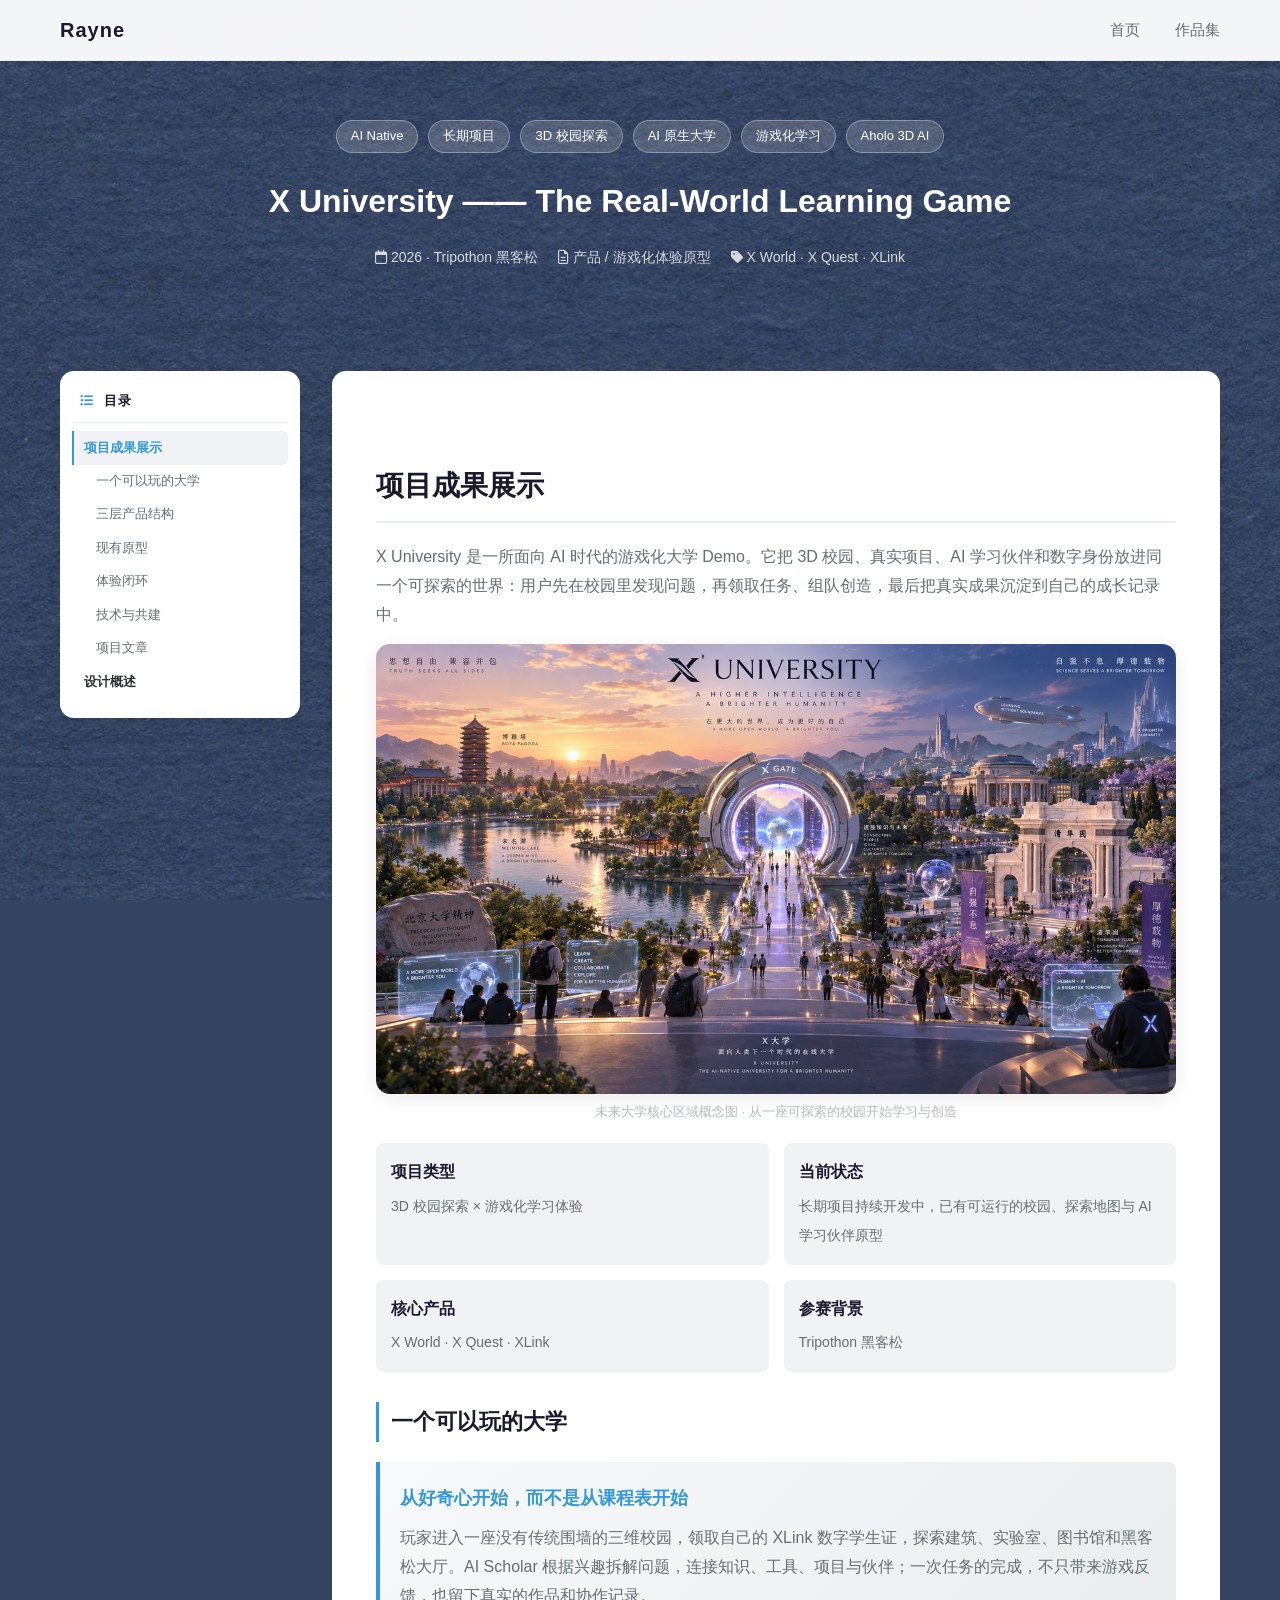
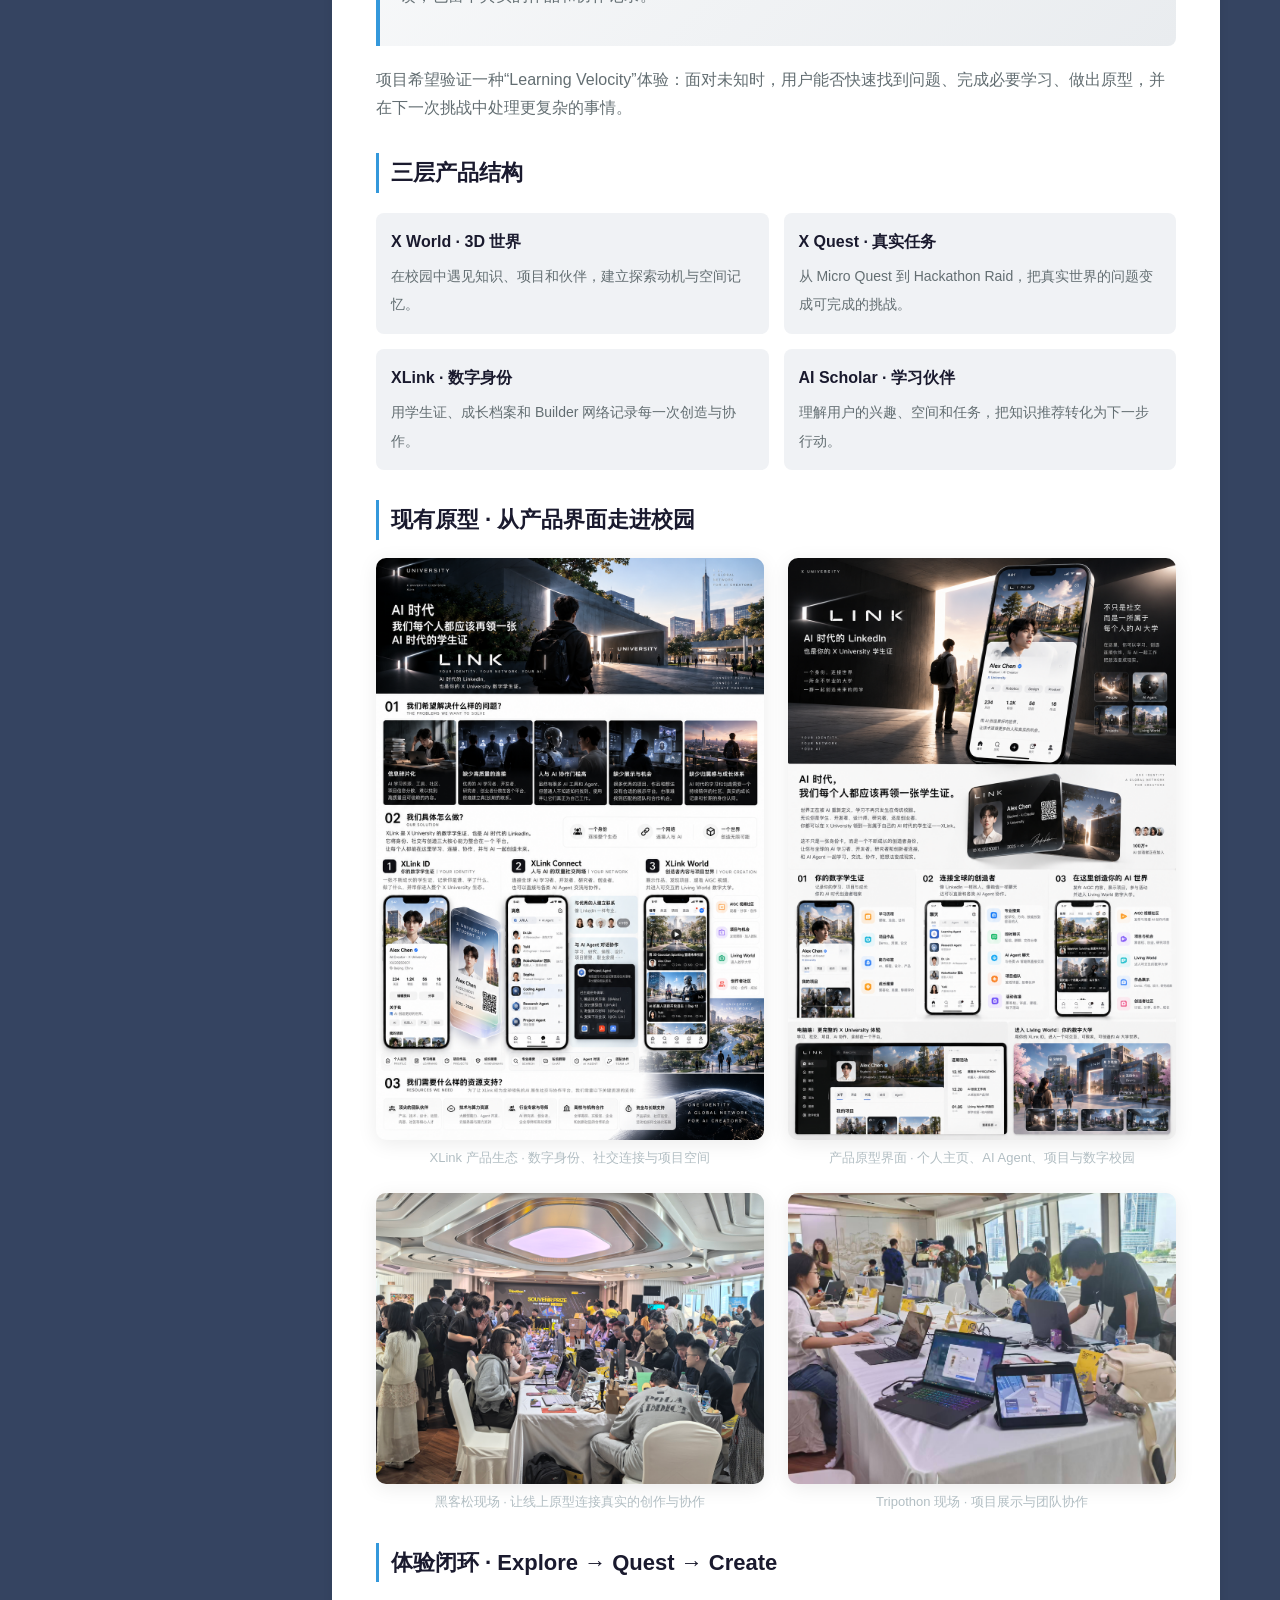
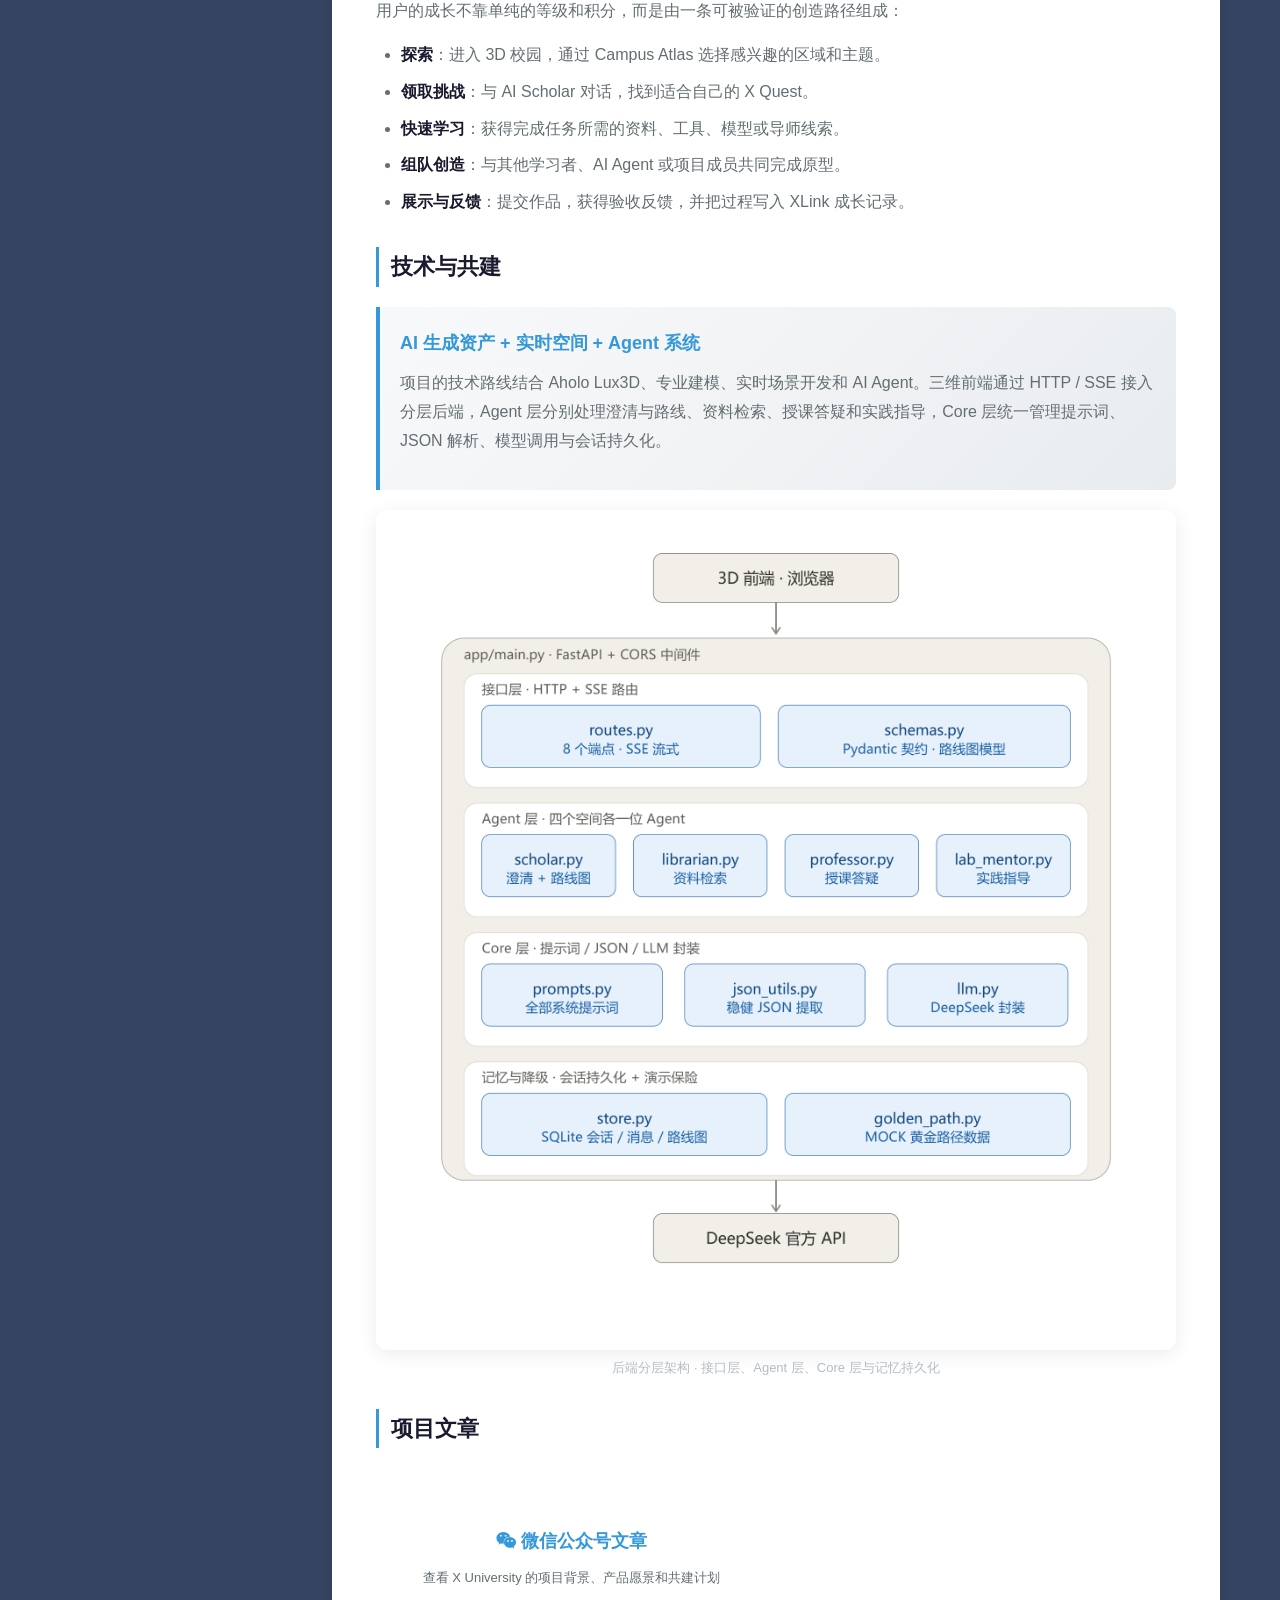
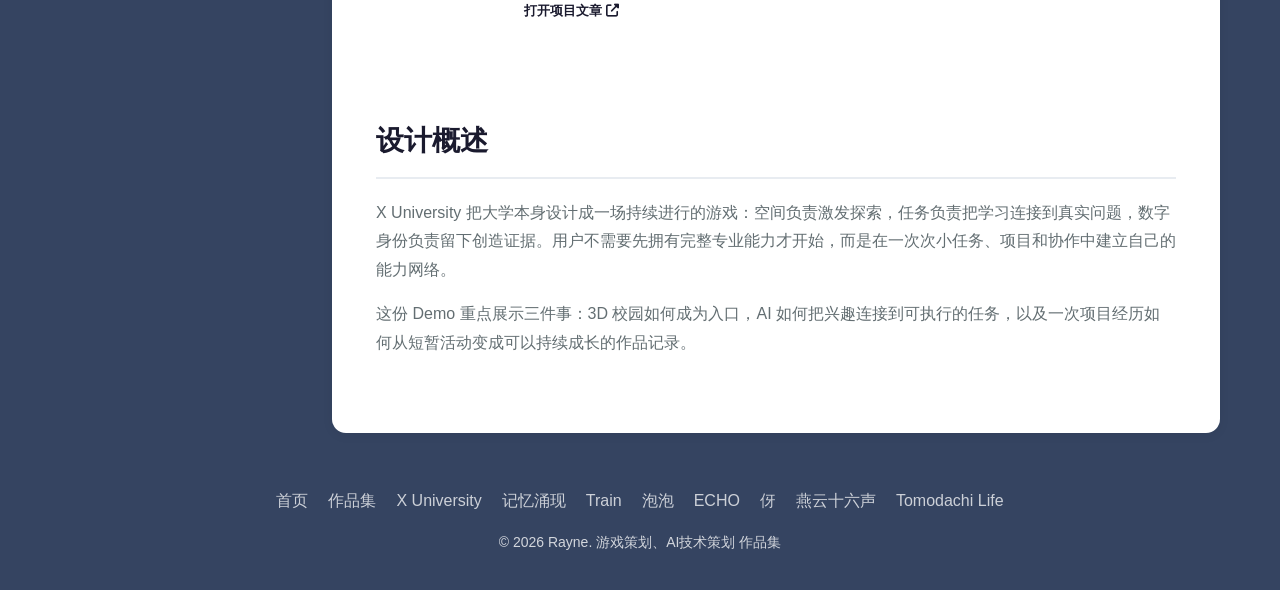
<file: portfolio-xuniversity.html>
<!DOCTYPE html>
<html lang="zh-CN">
<head>
    <meta charset="UTF-8">
    <meta name="viewport" content="width=device-width, initial-scale=1.0">
    <title>X University - AI Native | Rayne-portfolio</title>
    <link rel="stylesheet" href="style.css?v=20260924e">
    <link rel="stylesheet" href="https://cdnjs.cloudflare.com/ajax/libs/font-awesome/6.4.0/css/all.min.css">
</head>
<body>
    <nav class="navbar">
        <div class="nav-container">
            <a href="index.html" class="nav-logo">Rayne</a>
            <div class="nav-toggle" id="navToggle">
                <span></span><span></span><span></span>
            </div>
            <ul class="nav-menu" id="navMenu">
                <li><a href="index.html" class="nav-link">首页</a></li>
                <li><a href="portfolio.html" class="nav-link">作品集</a></li>
            </ul>
        </div>
    </nav>

    <header class="article-header">
        <div class="container">
            <div class="article-tags">
                <span class="article-tag">AI Native</span>
                <span class="article-tag">长期项目</span>
                <span class="article-tag">3D 校园探索</span>
                <span class="article-tag">AI 原生大学</span>
                <span class="article-tag">游戏化学习</span>
                <span class="article-tag">Aholo 3D AI</span>
            </div>
            <h1>X University —— The Real-World Learning Game</h1>
            <div class="article-meta">
                <span><i class="far fa-calendar"></i> 2026 · Tripothon 黑客松</span>
                <span><i class="far fa-file-alt"></i> 产品 / 游戏化体验原型</span>
                <span><i class="fas fa-tag"></i> X World · X Quest · XLink</span>
            </div>
        </div>
    </header>

    <div class="article-layout">
        <aside class="article-toc" id="articleToc">
            <div class="article-toc-title"><i class="fas fa-list-ul"></i> 目录</div>
            <nav class="article-toc-nav">
                <a href="#sec-1" class="toc-h2">项目成果展示</a>
                <a href="#sec-2" class="toc-h3">一个可以玩的大学</a>
                <a href="#sec-3" class="toc-h3">三层产品结构</a>
                <a href="#sec-4" class="toc-h3">现有原型</a>
                <a href="#sec-5" class="toc-h3">体验闭环</a>
                <a href="#sec-6" class="toc-h3">技术与共建</a>
                <a href="#sec-7" class="toc-h3">项目文章</a>
                <a href="#sec-8" class="toc-h2">设计概述</a>
            </nav>
        </aside>

        <article class="article-content">
            <section class="echo-showcase">
                <h2 class="showcase-title" id="sec-1">项目成果展示</h2>
                <p class="showcase-intro">X University 是一所面向 AI 时代的游戏化大学 Demo。它把 3D 校园、真实项目、AI 学习伙伴和数字身份放进同一个可探索的世界：用户先在校园里发现问题，再领取任务、组队创造，最后把真实成果沉淀到自己的成长记录中。</p>

                <figure class="echo-figure echo-kv-hero">
                    <img src="img/xuniversity/cover.png" alt="X University 未来大学概念图">
                    <figcaption>未来大学核心区域概念图 · 从一座可探索的校园开始学习与创造</figcaption>
                </figure>

                <div class="info-grid">
                    <div class="info-item"><strong>项目类型</strong><span>3D 校园探索 × 游戏化学习体验</span></div>
                    <div class="info-item"><strong>当前状态</strong><span>长期项目持续开发中，已有可运行的校园、探索地图与 AI 学习伙伴原型</span></div>
                    <div class="info-item"><strong>核心产品</strong><span>X World · X Quest · XLink</span></div>
                    <div class="info-item"><strong>参赛背景</strong><span>Tripothon 黑客松</span></div>
                </div>

                <h3 id="sec-2">一个可以玩的大学</h3>
                <div class="highlight-box">
                    <h4>从好奇心开始，而不是从课程表开始</h4>
                    <p>玩家进入一座没有传统围墙的三维校园，领取自己的 XLink 数字学生证，探索建筑、实验室、图书馆和黑客松大厅。AI Scholar 根据兴趣拆解问题，连接知识、工具、项目与伙伴；一次任务的完成，不只带来游戏反馈，也留下真实的作品和协作记录。</p>
                </div>
                <p>项目希望验证一种“Learning Velocity”体验：面对未知时，用户能否快速找到问题、完成必要学习、做出原型，并在下一次挑战中处理更复杂的事情。</p>

                <h3 id="sec-3">三层产品结构</h3>
                <div class="info-grid">
                    <div class="info-item"><strong>X World · 3D 世界</strong><span>在校园中遇见知识、项目和伙伴，建立探索动机与空间记忆。</span></div>
                    <div class="info-item"><strong>X Quest · 真实任务</strong><span>从 Micro Quest 到 Hackathon Raid，把真实世界的问题变成可完成的挑战。</span></div>
                    <div class="info-item"><strong>XLink · 数字身份</strong><span>用学生证、成长档案和 Builder 网络记录每一次创造与协作。</span></div>
                    <div class="info-item"><strong>AI Scholar · 学习伙伴</strong><span>理解用户的兴趣、空间和任务，把知识推荐转化为下一步行动。</span></div>
                </div>

                <h3 id="sec-4">现有原型 · 从产品界面走进校园</h3>
                <div class="xuniversity-shot-grid">
                    <figure class="echo-figure"><img src="img/xuniversity/product-dark.png" alt="X University XLink 产品界面与功能生态"><figcaption>XLink 产品生态 · 数字身份、社交连接与项目空间</figcaption></figure>
                    <figure class="echo-figure"><img src="img/xuniversity/product-light.png" alt="X University 产品原型界面"><figcaption>产品原型界面 · 个人主页、AI Agent、项目与数字校园</figcaption></figure>
                    <figure class="echo-figure"><img src="img/xuniversity/hackathon.jpg" alt="X University 黑客松现场"><figcaption>黑客松现场 · 让线上原型连接真实的创作与协作</figcaption></figure>
                    <figure class="echo-figure"><img src="img/xuniversity/tripothon-onsite.jpg" alt="X University Tripothon 现场"><figcaption>Tripothon 现场 · 项目展示与团队协作</figcaption></figure>
                </div>

                <h3 id="sec-5">体验闭环 · Explore → Quest → Create</h3>
                <p>用户的成长不靠单纯的等级和积分，而是由一条可被验证的创造路径组成：</p>
                <ul>
                    <li><strong>探索</strong>：进入 3D 校园，通过 Campus Atlas 选择感兴趣的区域和主题。</li>
                    <li><strong>领取挑战</strong>：与 AI Scholar 对话，找到适合自己的 X Quest。</li>
                    <li><strong>快速学习</strong>：获得完成任务所需的资料、工具、模型或导师线索。</li>
                    <li><strong>组队创造</strong>：与其他学习者、AI Agent 或项目成员共同完成原型。</li>
                    <li><strong>展示与反馈</strong>：提交作品，获得验收反馈，并把过程写入 XLink 成长记录。</li>
                </ul>

                <h3 id="sec-6">技术与共建</h3>
                <div class="highlight-box">
                    <h4>AI 生成资产 + 实时空间 + Agent 系统</h4>
                    <p>项目的技术路线结合 Aholo Lux3D、专业建模、实时场景开发和 AI Agent。三维前端通过 HTTP / SSE 接入分层后端，Agent 层分别处理澄清与路线、资料检索、授课答疑和实践指导，Core 层统一管理提示词、JSON 解析、模型调用与会话持久化。</p>
                </div>
                <figure class="echo-figure">
                    <img src="img/xuniversity/architecture.png" alt="X University 后端分层架构图">
                    <figcaption>后端分层架构 · 接口层、Agent 层、Core 层与记忆持久化</figcaption>
                </figure>

                <h3 id="sec-7">项目文章</h3>
                <div class="echo-video-grid ggj-links-grid">
                    <figure class="echo-figure ggj-link-card">
                        <div class="ggj-link-body">
                            <h4><i class="fab fa-weixin"></i> 微信公众号文章</h4>
                            <p>查看 X University 的项目背景、产品愿景和共建计划</p>
                            <a href="https://mp.weixin.qq.com/s/FKxyZEZgq0x8Dn7V_WWZXQ" target="_blank" rel="noopener">打开项目文章 <i class="fas fa-external-link-alt"></i></a>
                        </div>
                    </figure>
                </div>
            </section>

            <h2 id="sec-8">设计概述</h2>
            <p>X University 把大学本身设计成一场持续进行的游戏：空间负责激发探索，任务负责把学习连接到真实问题，数字身份负责留下创造证据。用户不需要先拥有完整专业能力才开始，而是在一次次小任务、项目和协作中建立自己的能力网络。</p>
            <p>这份 Demo 重点展示三件事：3D 校园如何成为入口，AI 如何把兴趣连接到可执行的任务，以及一次项目经历如何从短暂活动变成可以持续成长的作品记录。</p>
        </article>
    </div>

    <footer class="footer">
        <div class="footer-links">
            <a href="index.html">首页</a>
            <a href="portfolio.html">作品集</a>
            <a href="portfolio-xuniversity.html">X University</a>
            <a href="portfolio-memory.html">记忆涌现</a>
            <a href="portfolio-train.html">Train</a>
            <a href="portfolio-bubble.html">泡泡</a>
            <a href="portfolio-echo.html">ECHO</a>
            <a href="portfolio-ggj.html">伢</a>
            <a href="portfolio-yanyun.html">燕云十六声</a>
            <a href="portfolio-tomodachi.html">Tomodachi Life</a>
        </div>
        <p>&copy; 2026 Rayne. 游戏策划、AI技术策划 作品集</p>
    </footer>

    <div class="back-to-top" id="backToTop"><i class="fas fa-arrow-up"></i></div>
    <script src="script.js?v=20260924e"></script>
</body>
</html>
</file>
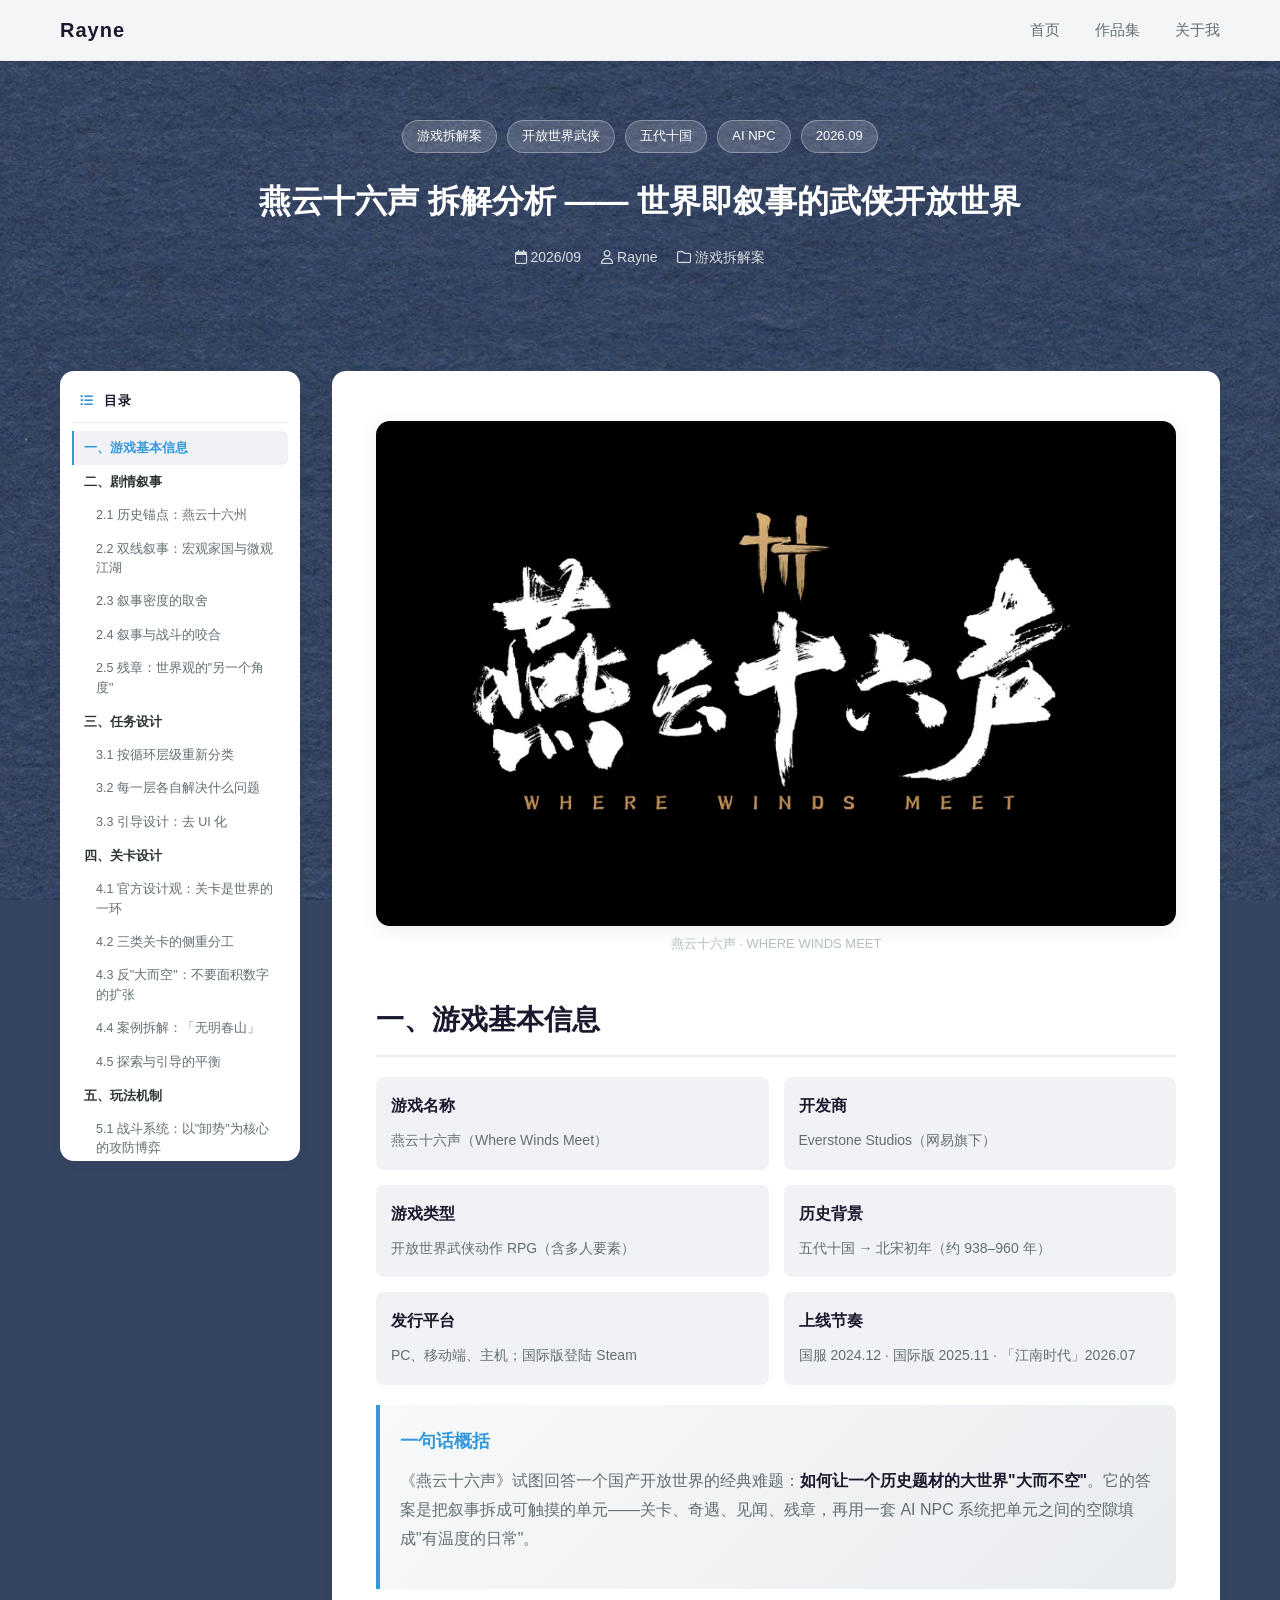
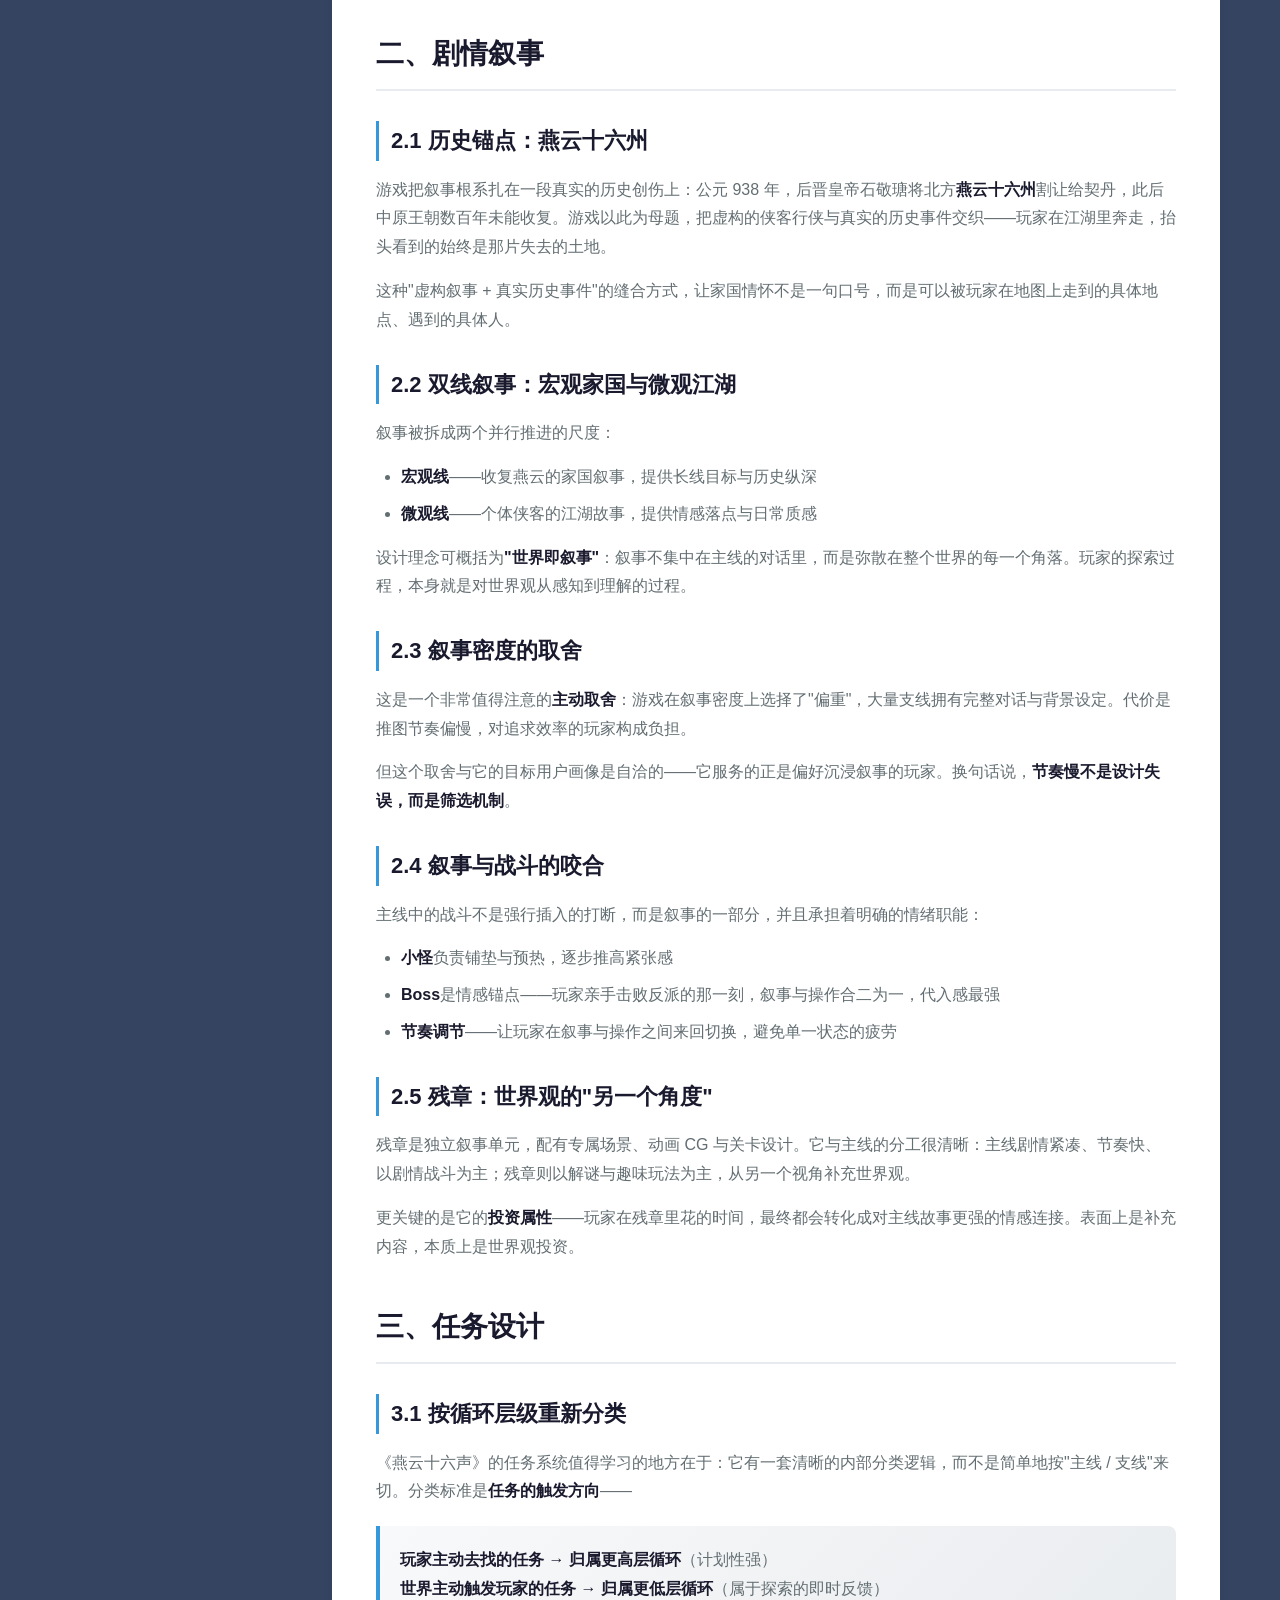
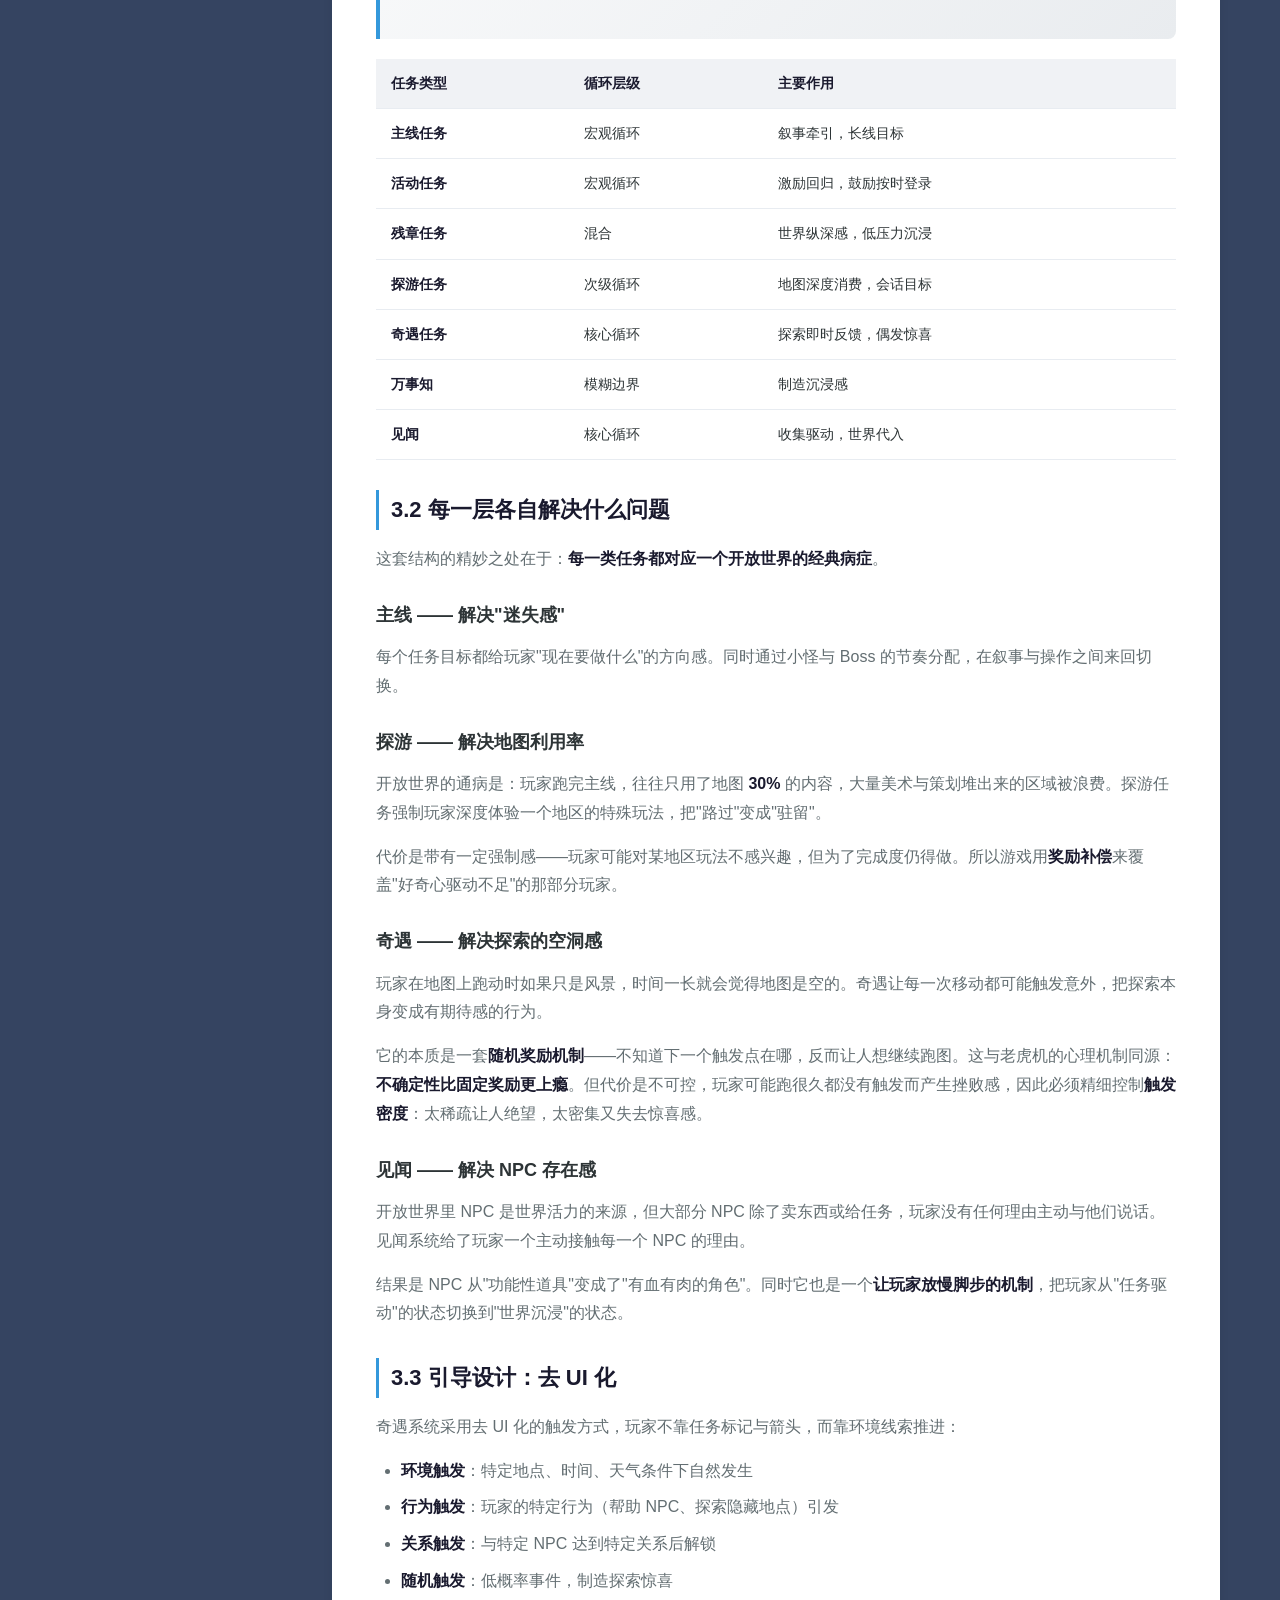
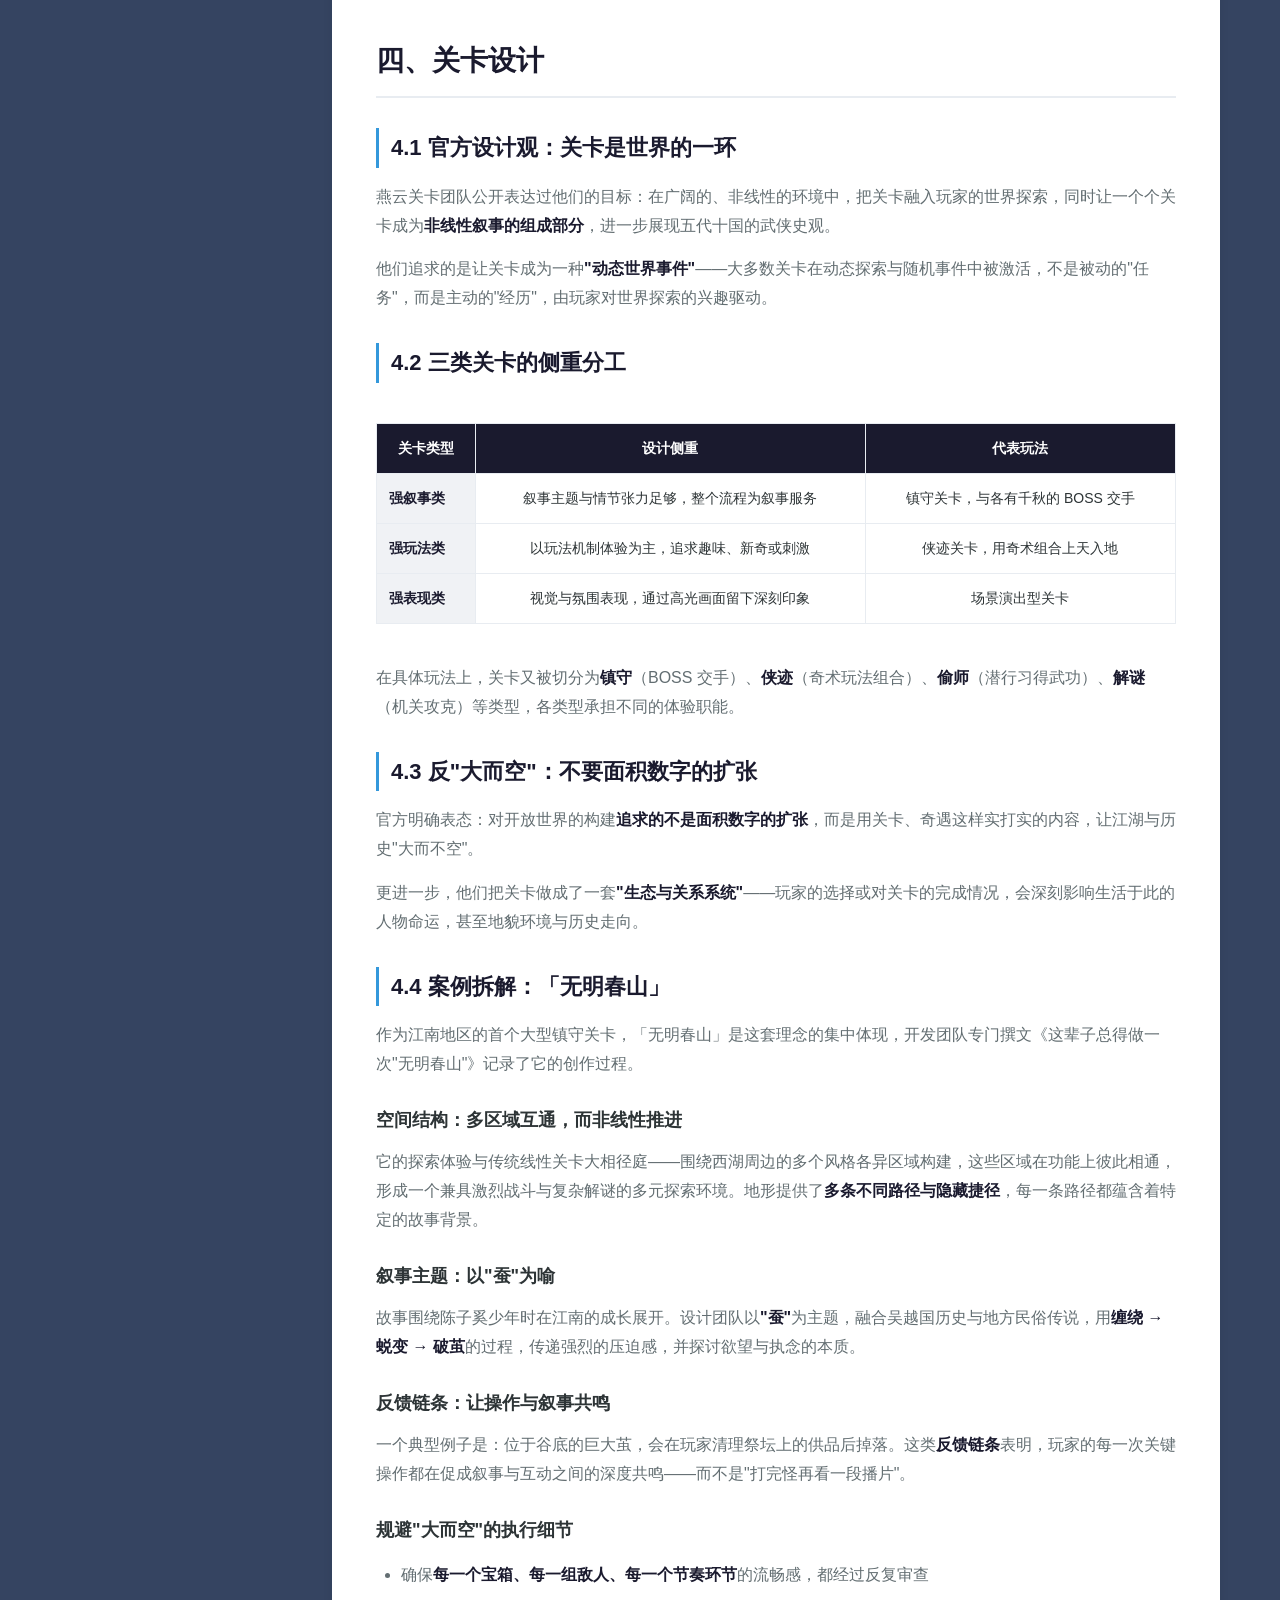
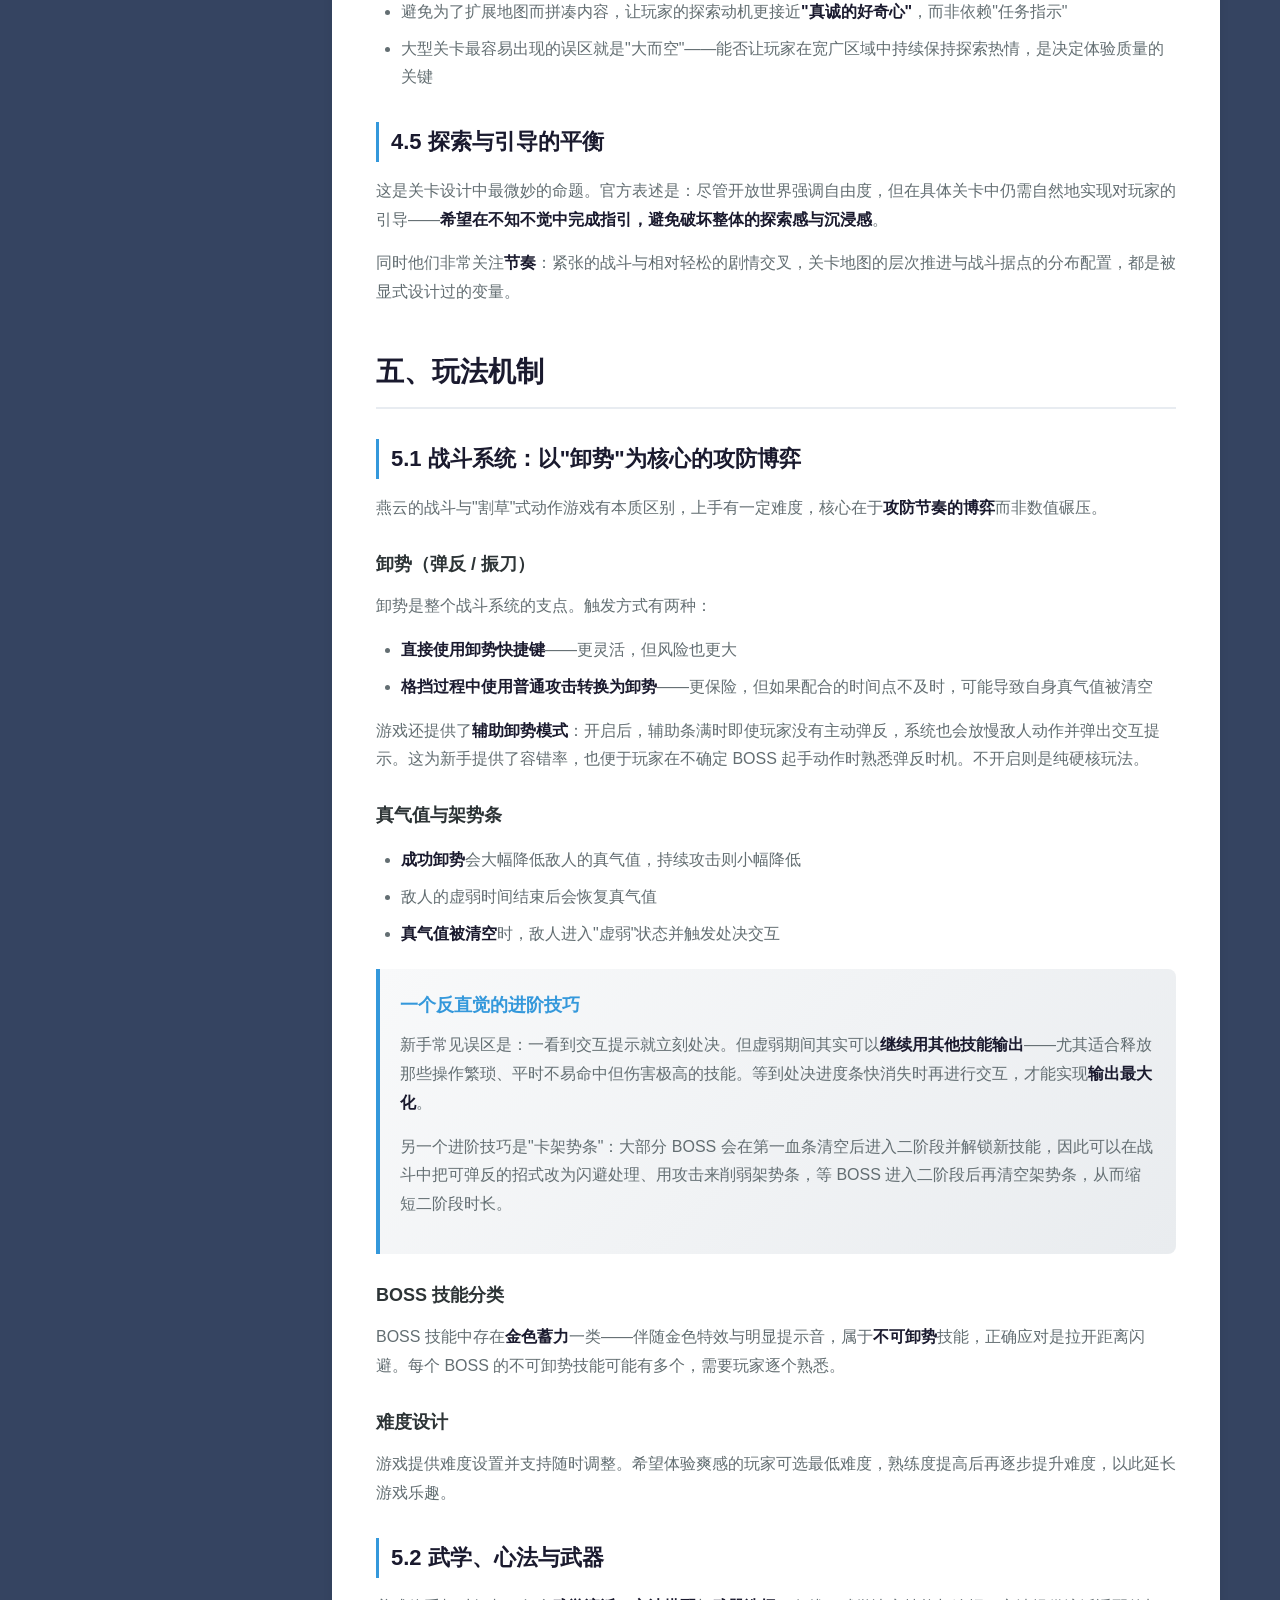
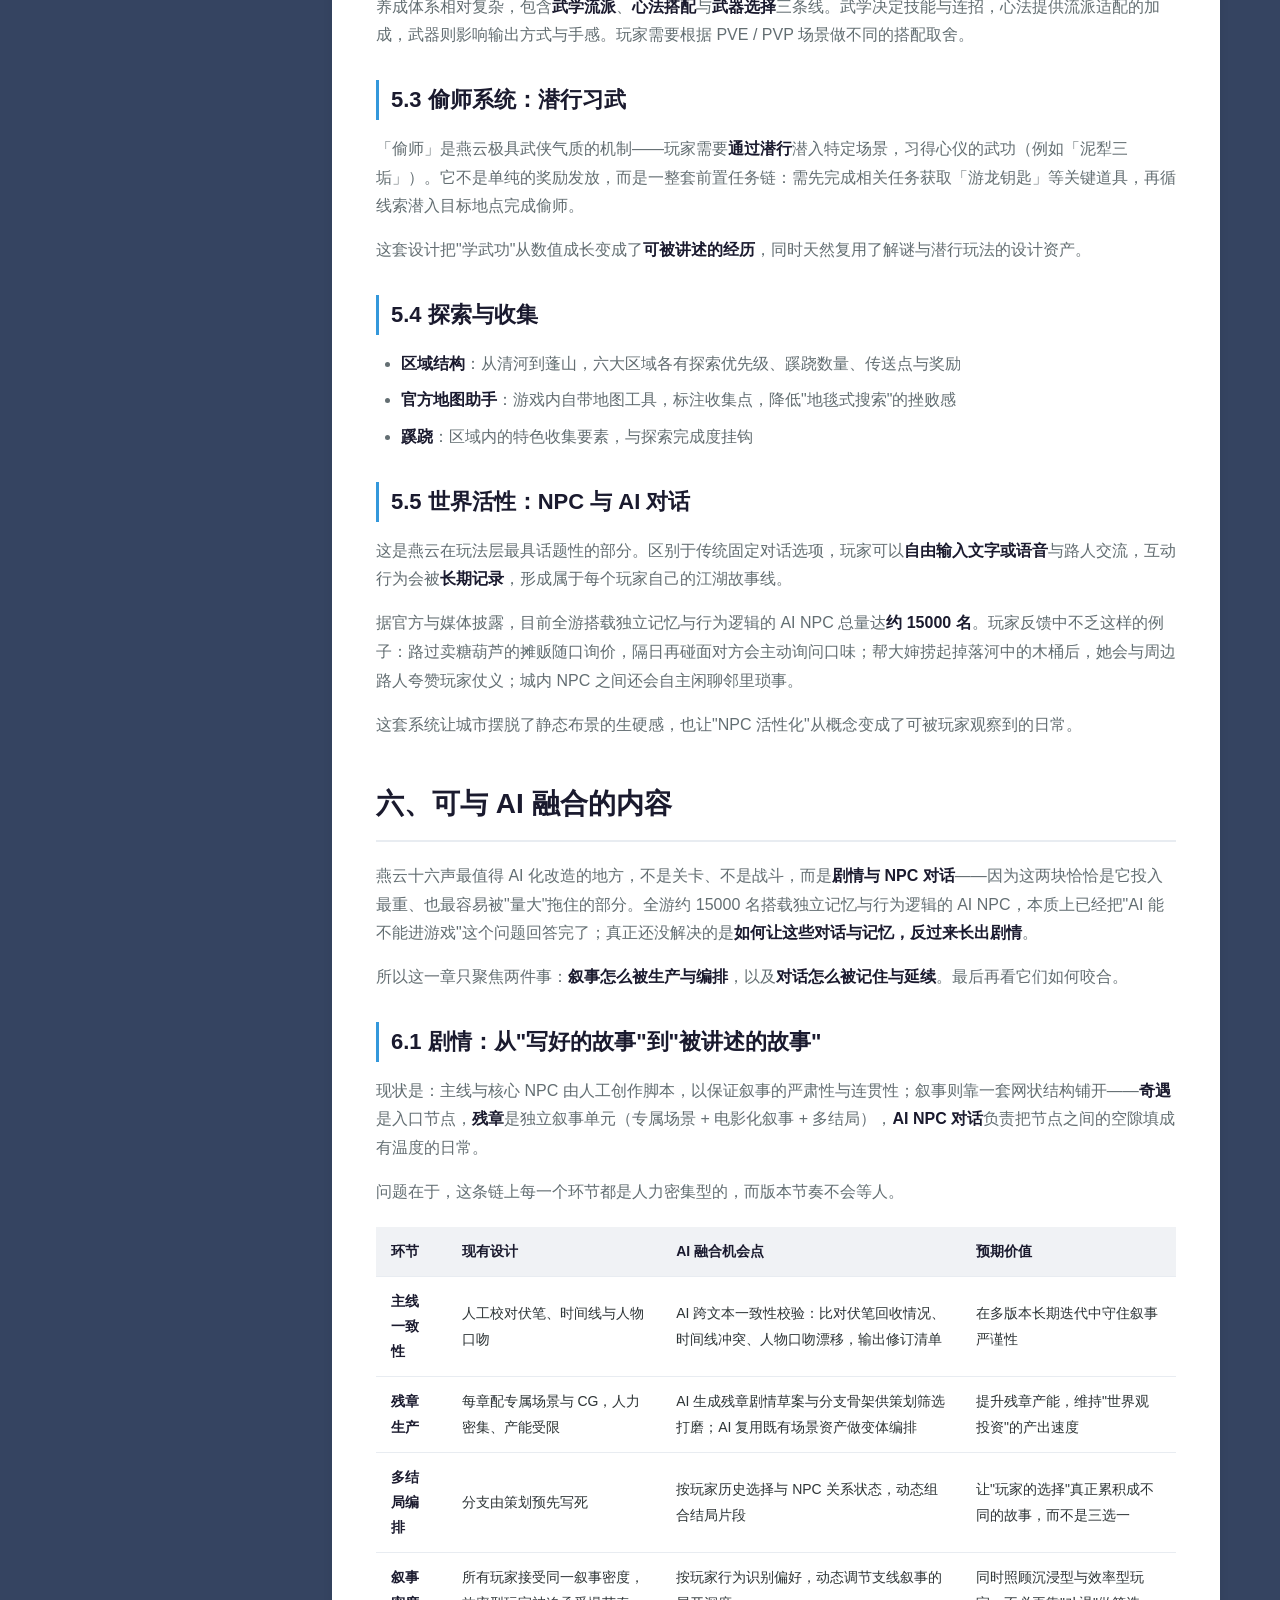
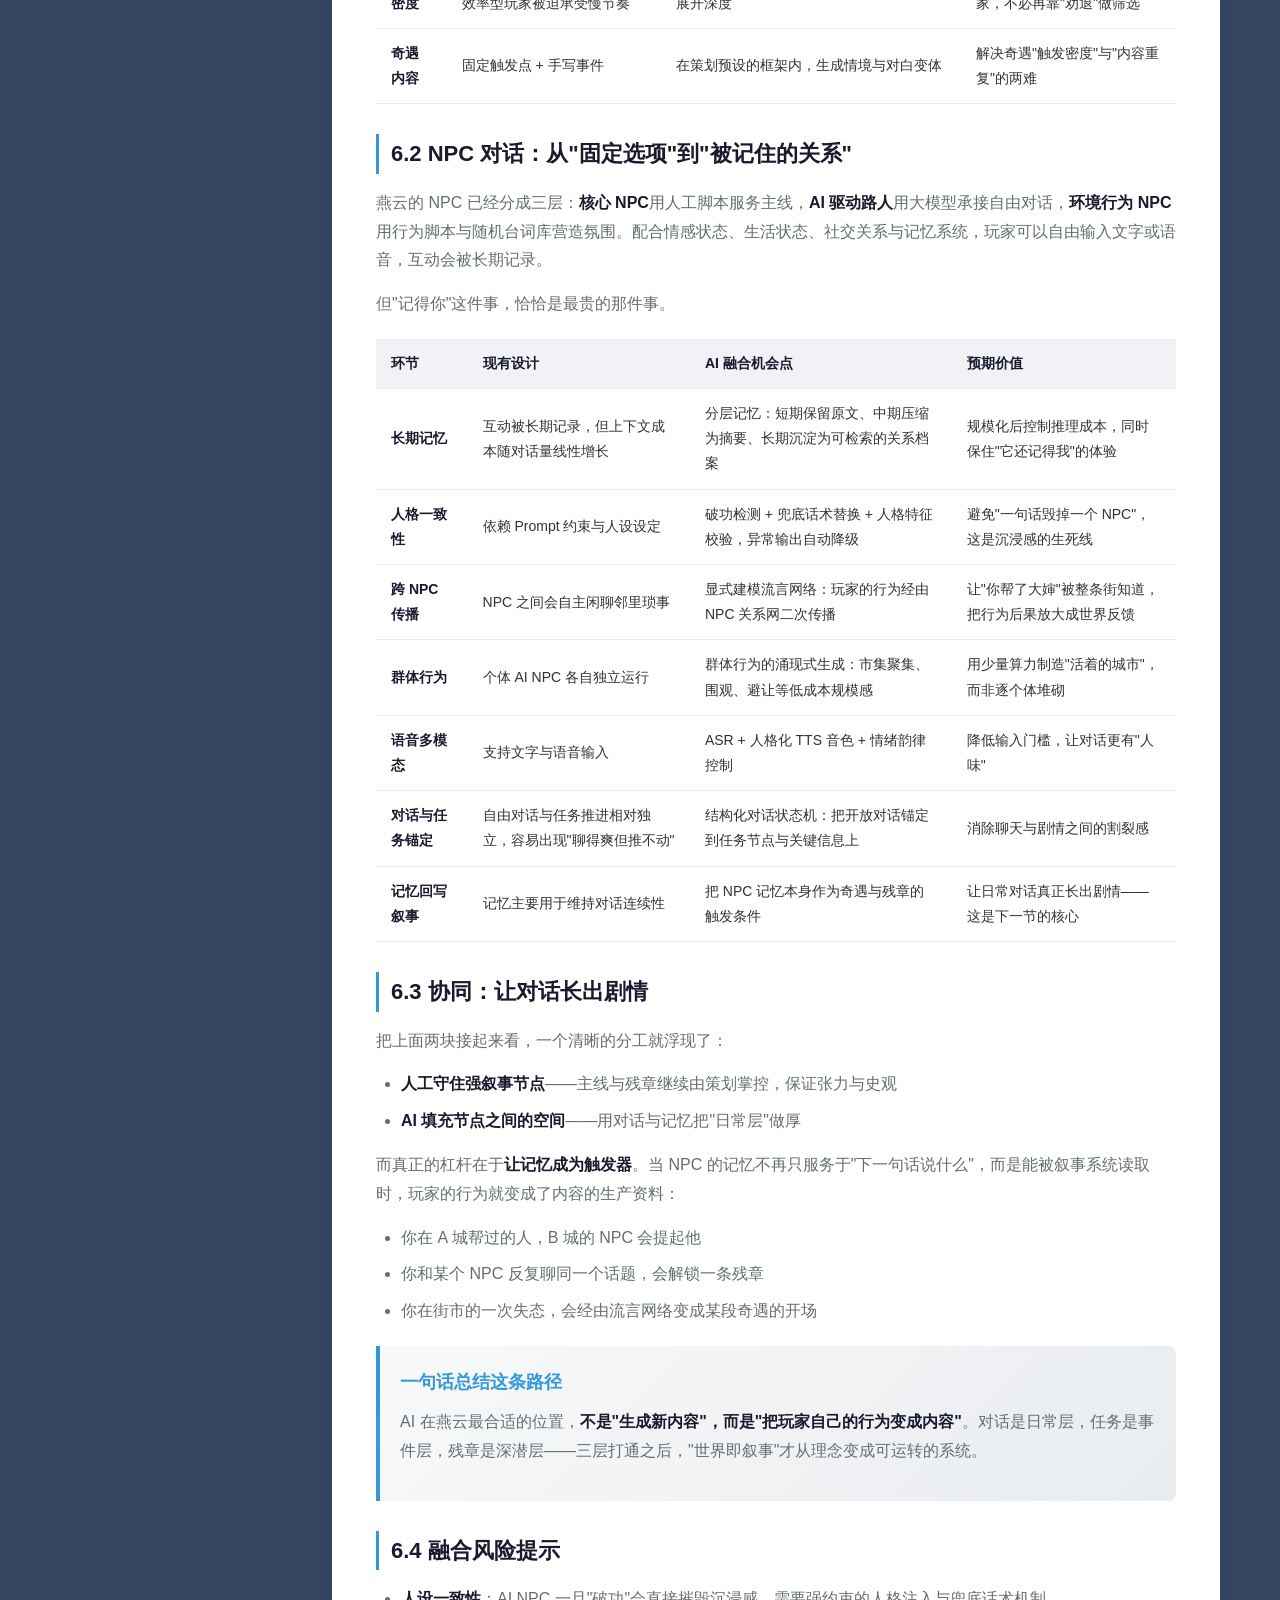
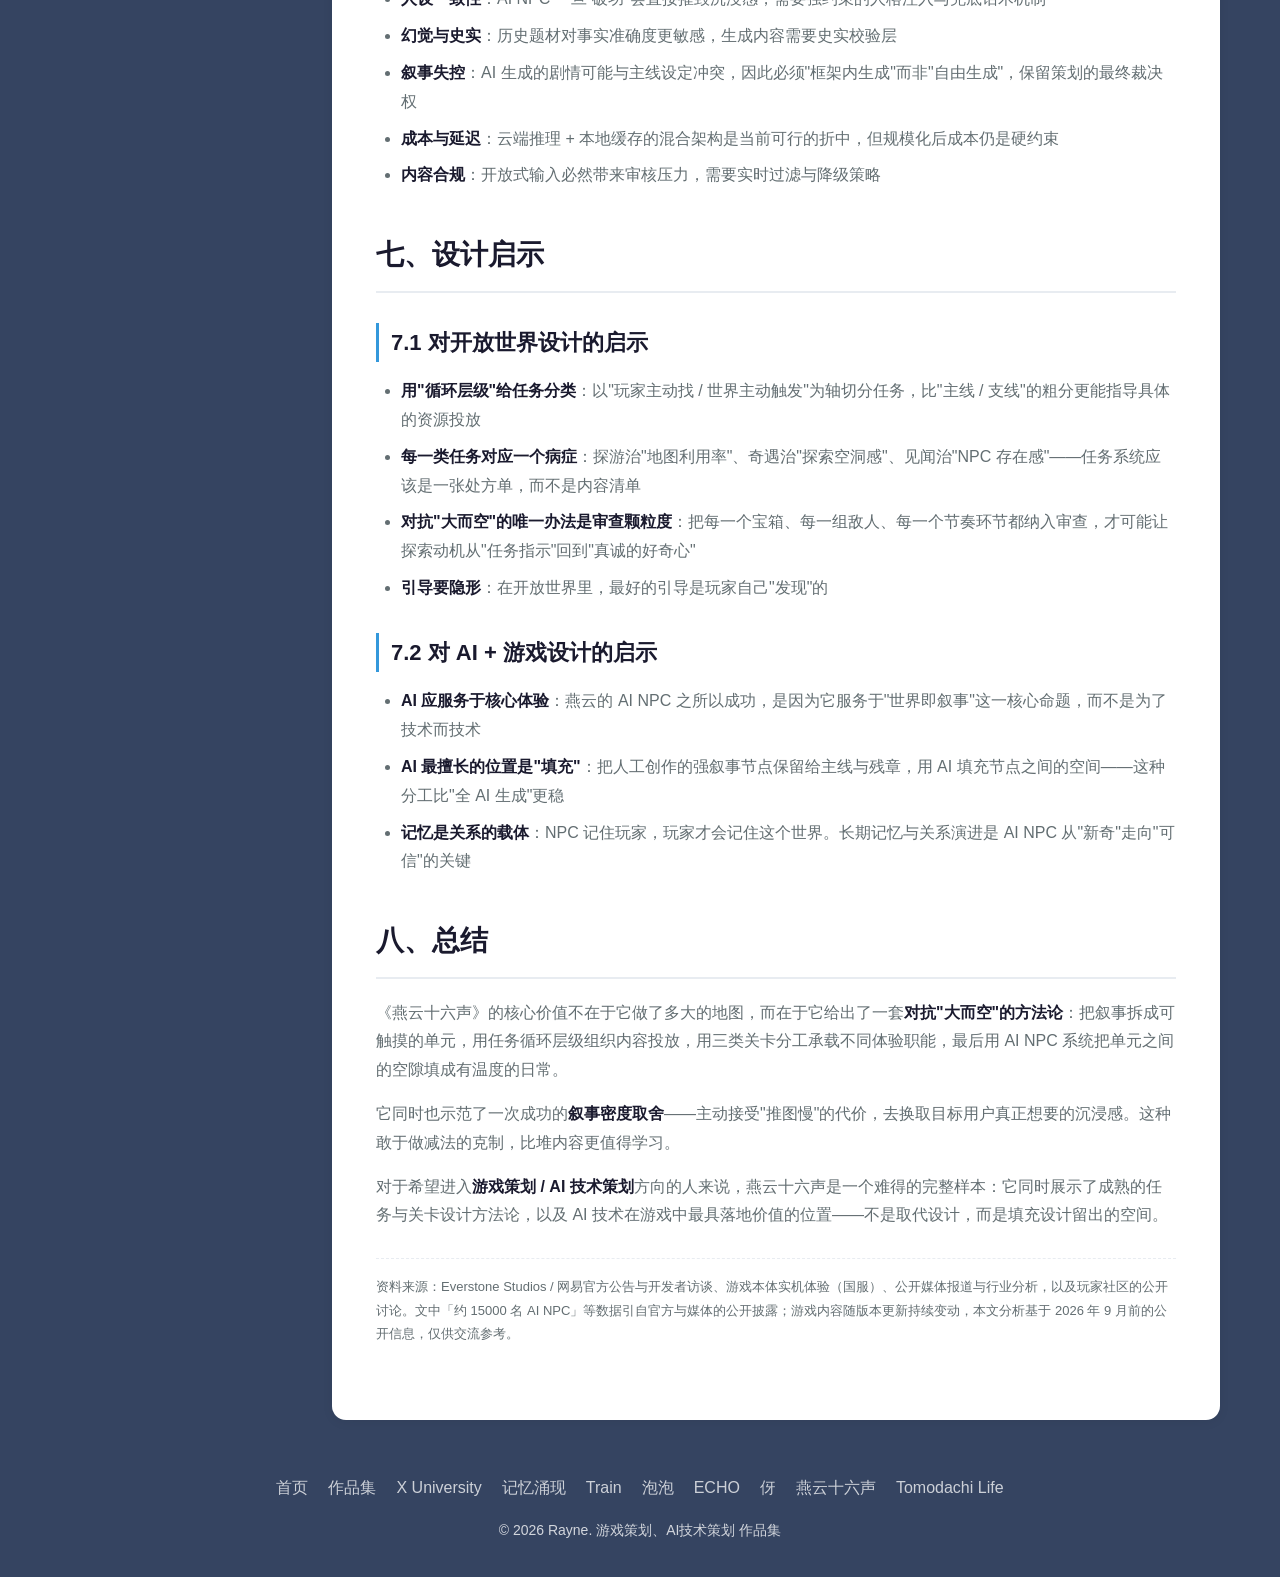
<file: portfolio-yanyun.html>
<!DOCTYPE html>
<html lang="zh-CN">
<head>
    <meta charset="UTF-8">
    <meta name="viewport" content="width=device-width, initial-scale=1.0">
    <title>燕云十六声游戏拆解分析 - Rayne-portfolio</title>
    <link rel="stylesheet" href="style.css?v=20260924e">
    <link rel="stylesheet" href="https://cdnjs.cloudflare.com/ajax/libs/font-awesome/6.4.0/css/all.min.css">
</head>
<body>
    <!-- 顶部导航栏 -->
    <nav class="navbar">
        <div class="nav-container">
            <a href="index.html" class="nav-logo">Rayne</a>
            <div class="nav-toggle" id="navToggle">
                <span></span><span></span><span></span>
            </div>
            <ul class="nav-menu" id="navMenu">
                <li><a href="index.html" class="nav-link">首页</a></li>
                <li><a href="portfolio.html" class="nav-link active">作品集</a></li>
                <li><a href="index.html#about" class="nav-link">关于我</a></li>
            </ul>
        </div>
    </nav>

    <!-- 文章头部 -->
    <header class="article-header">
        <div class="container">
            <div class="article-tags">
                <span class="article-tag">游戏拆解案</span>
                <span class="article-tag">开放世界武侠</span>
                <span class="article-tag">五代十国</span>
                <span class="article-tag">AI NPC</span>
                <span class="article-tag">2026.09</span>
            </div>
            <h1>燕云十六声 拆解分析 —— 世界即叙事的武侠开放世界</h1>
            <div class="article-meta">
                <span><i class="far fa-calendar"></i> 2026/09</span>
                <span><i class="far fa-user"></i> Rayne</span>
                <span><i class="far fa-folder"></i> 游戏拆解案</span>
            </div>
        </div>
    </header>

    <!-- 文章内容 -->
    <div class="article-layout">
        <!-- 左侧目录栏 -->
        <aside class="article-toc" id="articleToc">
            <div class="article-toc-title"><i class="fas fa-list-ul"></i> 目录</div>
            <nav class="article-toc-nav">
                <a href="#sec-1" class="toc-h2">一、游戏基本信息</a>
                <a href="#sec-2" class="toc-h2">二、剧情叙事</a>
                <a href="#sec-3" class="toc-h3">2.1 历史锚点：燕云十六州</a>
                <a href="#sec-4" class="toc-h3">2.2 双线叙事：宏观家国与微观江湖</a>
                <a href="#sec-5" class="toc-h3">2.3 叙事密度的取舍</a>
                <a href="#sec-6" class="toc-h3">2.4 叙事与战斗的咬合</a>
                <a href="#sec-7" class="toc-h3">2.5 残章：世界观的"另一个角度"</a>
                <a href="#sec-8" class="toc-h2">三、任务设计</a>
                <a href="#sec-9" class="toc-h3">3.1 按循环层级重新分类</a>
                <a href="#sec-10" class="toc-h3">3.2 每一层各自解决什么问题</a>
                <a href="#sec-11" class="toc-h3">3.3 引导设计：去 UI 化</a>
                <a href="#sec-12" class="toc-h2">四、关卡设计</a>
                <a href="#sec-13" class="toc-h3">4.1 官方设计观：关卡是世界的一环</a>
                <a href="#sec-14" class="toc-h3">4.2 三类关卡的侧重分工</a>
                <a href="#sec-15" class="toc-h3">4.3 反"大而空"：不要面积数字的扩张</a>
                <a href="#sec-16" class="toc-h3">4.4 案例拆解：「无明春山」</a>
                <a href="#sec-17" class="toc-h3">4.5 探索与引导的平衡</a>
                <a href="#sec-18" class="toc-h2">五、玩法机制</a>
                <a href="#sec-19" class="toc-h3">5.1 战斗系统：以"卸势"为核心的攻防博弈</a>
                <a href="#sec-20" class="toc-h3">5.2 武学、心法与武器</a>
                <a href="#sec-21" class="toc-h3">5.3 偷师系统：潜行习武</a>
                <a href="#sec-22" class="toc-h3">5.4 探索与收集</a>
                <a href="#sec-23" class="toc-h3">5.5 世界活性：NPC 与 AI 对话</a>
                <a href="#sec-24" class="toc-h2">六、可与 AI 融合的内容</a>
                <a href="#sec-24-1" class="toc-h3">6.1 剧情：从"写好的故事"到"被讲述的故事"</a>
                <a href="#sec-24-2" class="toc-h3">6.2 NPC 对话：从"固定选项"到"被记住的关系"</a>
                <a href="#sec-24-3" class="toc-h3">6.3 协同：让对话长出剧情</a>
                <a href="#sec-24-4" class="toc-h3">6.4 融合风险提示</a>
                <a href="#sec-26" class="toc-h2">七、设计启示</a>
                <a href="#sec-27" class="toc-h3">7.1 对开放世界设计的启示</a>
                <a href="#sec-28" class="toc-h3">7.2 对 AI + 游戏设计的启示</a>
                <a href="#sec-29" class="toc-h2">八、总结</a>
            </nav>
        </aside>

    <article class="article-content">

        <figure class="echo-figure echo-kv-hero">
            <img src="img/yanyun/cover.jpg" alt="燕云十六声 Where Winds Meet">
            <figcaption>燕云十六声 · WHERE WINDS MEET</figcaption>
        </figure>

        <h2 id="sec-1">一、游戏基本信息</h2>
        <div class="info-grid">
            <div class="info-item"><strong>游戏名称</strong><span>燕云十六声（Where Winds Meet）</span></div>
            <div class="info-item"><strong>开发商</strong><span>Everstone Studios（网易旗下）</span></div>
            <div class="info-item"><strong>游戏类型</strong><span>开放世界武侠动作 RPG（含多人要素）</span></div>
            <div class="info-item"><strong>历史背景</strong><span>五代十国 → 北宋初年（约 938–960 年）</span></div>
            <div class="info-item"><strong>发行平台</strong><span>PC、移动端、主机；国际版登陆 Steam</span></div>
            <div class="info-item"><strong>上线节奏</strong><span>国服 2024.12 · 国际版 2025.11 · 「江南时代」2026.07</span></div>
        </div>

        <div class="highlight-box">
            <h4>一句话概括</h4>
            <p>《燕云十六声》试图回答一个国产开放世界的经典难题：<strong>如何让一个历史题材的大世界"大而不空"</strong>。它的答案是把叙事拆成可触摸的单元——关卡、奇遇、见闻、残章，再用一套 AI NPC 系统把单元之间的空隙填成"有温度的日常"。</p>
        </div>

        <h2 id="sec-2">二、剧情叙事</h2>

        <h3 id="sec-3">2.1 历史锚点：燕云十六州</h3>
        <p>游戏把叙事根系扎在一段真实的历史创伤上：公元 938 年，后晋皇帝石敬瑭将北方<strong>燕云十六州</strong>割让给契丹，此后中原王朝数百年未能收复。游戏以此为母题，把虚构的侠客行侠与真实的历史事件交织——玩家在江湖里奔走，抬头看到的始终是那片失去的土地。</p>
        <p>这种"虚构叙事 + 真实历史事件"的缝合方式，让家国情怀不是一句口号，而是可以被玩家在地图上走到的具体地点、遇到的具体人。</p>

        <h3 id="sec-4">2.2 双线叙事：宏观家国与微观江湖</h3>
        <p>叙事被拆成两个并行推进的尺度：</p>
        <ul>
            <li><strong>宏观线</strong>——收复燕云的家国叙事，提供长线目标与历史纵深</li>
            <li><strong>微观线</strong>——个体侠客的江湖故事，提供情感落点与日常质感</li>
        </ul>
        <p>设计理念可概括为<strong>"世界即叙事"</strong>：叙事不集中在主线的对话里，而是弥散在整个世界的每一个角落。玩家的探索过程，本身就是对世界观从感知到理解的过程。</p>

        <h3 id="sec-5">2.3 叙事密度的取舍</h3>
        <p>这是一个非常值得注意的<strong>主动取舍</strong>：游戏在叙事密度上选择了"偏重"，大量支线拥有完整对话与背景设定。代价是推图节奏偏慢，对追求效率的玩家构成负担。</p>
        <p>但这个取舍与它的目标用户画像是自洽的——它服务的正是偏好沉浸叙事的玩家。换句话说，<strong>节奏慢不是设计失误，而是筛选机制</strong>。</p>

        <h3 id="sec-6">2.4 叙事与战斗的咬合</h3>
        <p>主线中的战斗不是强行插入的打断，而是叙事的一部分，并且承担着明确的情绪职能：</p>
        <ul>
            <li><strong>小怪</strong>负责铺垫与预热，逐步推高紧张感</li>
            <li><strong>Boss</strong>是情感锚点——玩家亲手击败反派的那一刻，叙事与操作合二为一，代入感最强</li>
            <li><strong>节奏调节</strong>——让玩家在叙事与操作之间来回切换，避免单一状态的疲劳</li>
        </ul>

        <h3 id="sec-7">2.5 残章：世界观的"另一个角度"</h3>
        <p>残章是独立叙事单元，配有专属场景、动画 CG 与关卡设计。它与主线的分工很清晰：主线剧情紧凑、节奏快、以剧情战斗为主；残章则以解谜与趣味玩法为主，从另一个视角补充世界观。</p>
        <p>更关键的是它的<strong>投资属性</strong>——玩家在残章里花的时间，最终都会转化成对主线故事更强的情感连接。表面上是补充内容，本质上是世界观投资。</p>

        <h2 id="sec-8">三、任务设计</h2>

        <h3 id="sec-9">3.1 按循环层级重新分类</h3>
        <p>《燕云十六声》的任务系统值得学习的地方在于：它有一套清晰的内部分类逻辑，而不是简单地按"主线 / 支线"来切。分类标准是<strong>任务的触发方向</strong>——</p>
        <div class="highlight-box">
            <p><strong>玩家主动去找的任务 → 归属更高层循环</strong>（计划性强）<br><strong>世界主动触发玩家的任务 → 归属更低层循环</strong>（属于探索的即时反馈）</p>
        </div>

        <div class="table-wrapper">
            <table class="data-table">
                <thead>
                    <tr><th>任务类型</th><th>循环层级</th><th>主要作用</th></tr>
                </thead>
                <tbody>
                    <tr><td><strong>主线任务</strong></td><td>宏观循环</td><td>叙事牵引，长线目标</td></tr>
                    <tr><td><strong>活动任务</strong></td><td>宏观循环</td><td>激励回归，鼓励按时登录</td></tr>
                    <tr><td><strong>残章任务</strong></td><td>混合</td><td>世界纵深感，低压力沉浸</td></tr>
                    <tr><td><strong>探游任务</strong></td><td>次级循环</td><td>地图深度消费，会话目标</td></tr>
                    <tr><td><strong>奇遇任务</strong></td><td>核心循环</td><td>探索即时反馈，偶发惊喜</td></tr>
                    <tr><td><strong>万事知</strong></td><td>模糊边界</td><td>制造沉浸感</td></tr>
                    <tr><td><strong>见闻</strong></td><td>核心循环</td><td>收集驱动，世界代入</td></tr>
                </tbody>
            </table>
        </div>

        <h3 id="sec-10">3.2 每一层各自解决什么问题</h3>
        <p>这套结构的精妙之处在于：<strong>每一类任务都对应一个开放世界的经典病症</strong>。</p>

        <h4>主线 —— 解决"迷失感"</h4>
        <p>每个任务目标都给玩家"现在要做什么"的方向感。同时通过小怪与 Boss 的节奏分配，在叙事与操作之间来回切换。</p>

        <h4>探游 —— 解决地图利用率</h4>
        <p>开放世界的通病是：玩家跑完主线，往往只用了地图 <strong>30%</strong> 的内容，大量美术与策划堆出来的区域被浪费。探游任务强制玩家深度体验一个地区的特殊玩法，把"路过"变成"驻留"。</p>
        <p>代价是带有一定强制感——玩家可能对某地区玩法不感兴趣，但为了完成度仍得做。所以游戏用<strong>奖励补偿</strong>来覆盖"好奇心驱动不足"的那部分玩家。</p>

        <h4>奇遇 —— 解决探索的空洞感</h4>
        <p>玩家在地图上跑动时如果只是风景，时间一长就会觉得地图是空的。奇遇让每一次移动都可能触发意外，把探索本身变成有期待感的行为。</p>
        <p>它的本质是一套<strong>随机奖励机制</strong>——不知道下一个触发点在哪，反而让人想继续跑图。这与老虎机的心理机制同源：<strong>不确定性比固定奖励更上瘾</strong>。但代价是不可控，玩家可能跑很久都没有触发而产生挫败感，因此必须精细控制<strong>触发密度</strong>：太稀疏让人绝望，太密集又失去惊喜感。</p>

        <h4>见闻 —— 解决 NPC 存在感</h4>
        <p>开放世界里 NPC 是世界活力的来源，但大部分 NPC 除了卖东西或给任务，玩家没有任何理由主动与他们说话。见闻系统给了玩家一个主动接触每一个 NPC 的理由。</p>
        <p>结果是 NPC 从"功能性道具"变成了"有血有肉的角色"。同时它也是一个<strong>让玩家放慢脚步的机制</strong>，把玩家从"任务驱动"的状态切换到"世界沉浸"的状态。</p>

        <h3 id="sec-11">3.3 引导设计：去 UI 化</h3>
        <p>奇遇系统采用去 UI 化的触发方式，玩家不靠任务标记与箭头，而靠环境线索推进：</p>
        <ul>
            <li><strong>环境触发</strong>：特定地点、时间、天气条件下自然发生</li>
            <li><strong>行为触发</strong>：玩家的特定行为（帮助 NPC、探索隐藏地点）引发</li>
            <li><strong>关系触发</strong>：与特定 NPC 达到特定关系后解锁</li>
            <li><strong>随机触发</strong>：低概率事件，制造探索惊喜</li>
        </ul>

        <h2 id="sec-12">四、关卡设计</h2>

        <h3 id="sec-13">4.1 官方设计观：关卡是世界的一环</h3>
        <p>燕云关卡团队公开表达过他们的目标：在广阔的、非线性的环境中，把关卡融入玩家的世界探索，同时让一个个关卡成为<strong>非线性叙事的组成部分</strong>，进一步展现五代十国的武侠史观。</p>
        <p>他们追求的是让关卡成为一种<strong>"动态世界事件"</strong>——大多数关卡在动态探索与随机事件中被激活，不是被动的"任务"，而是主动的"经历"，由玩家对世界探索的兴趣驱动。</p>

        <h3 id="sec-14">4.2 三类关卡的侧重分工</h3>
        <div class="table-wrapper">
            <table class="compare-table">
                <thead>
                    <tr><th>关卡类型</th><th>设计侧重</th><th>代表玩法</th></tr>
                </thead>
                <tbody>
                    <tr><td><strong>强叙事类</strong></td><td>叙事主题与情节张力足够，整个流程为叙事服务</td><td>镇守关卡，与各有千秋的 BOSS 交手</td></tr>
                    <tr><td><strong>强玩法类</strong></td><td>以玩法机制体验为主，追求趣味、新奇或刺激</td><td>侠迹关卡，用奇术组合上天入地</td></tr>
                    <tr><td><strong>强表现类</strong></td><td>视觉与氛围表现，通过高光画面留下深刻印象</td><td>场景演出型关卡</td></tr>
                </tbody>
            </table>
        </div>
        <p>在具体玩法上，关卡又被切分为<strong>镇守</strong>（BOSS 交手）、<strong>侠迹</strong>（奇术玩法组合）、<strong>偷师</strong>（潜行习得武功）、<strong>解谜</strong>（机关攻克）等类型，各类型承担不同的体验职能。</p>

        <h3 id="sec-15">4.3 反"大而空"：不要面积数字的扩张</h3>
        <p>官方明确表态：对开放世界的构建<strong>追求的不是面积数字的扩张</strong>，而是用关卡、奇遇这样实打实的内容，让江湖与历史"大而不空"。</p>
        <p>更进一步，他们把关卡做成了一套<strong>"生态与关系系统"</strong>——玩家的选择或对关卡的完成情况，会深刻影响生活于此的人物命运，甚至地貌环境与历史走向。</p>

        <h3 id="sec-16">4.4 案例拆解：「无明春山」</h3>
        <p>作为江南地区的首个大型镇守关卡，「无明春山」是这套理念的集中体现，开发团队专门撰文《这辈子总得做一次"无明春山"》记录了它的创作过程。</p>

        <h4>空间结构：多区域互通，而非线性推进</h4>
        <p>它的探索体验与传统线性关卡大相径庭——围绕西湖周边的多个风格各异区域构建，这些区域在功能上彼此相通，形成一个兼具激烈战斗与复杂解谜的多元探索环境。地形提供了<strong>多条不同路径与隐藏捷径</strong>，每一条路径都蕴含着特定的故事背景。</p>

        <h4>叙事主题：以"蚕"为喻</h4>
        <p>故事围绕陈子奚少年时在江南的成长展开。设计团队以<strong>"蚕"</strong>为主题，融合吴越国历史与地方民俗传说，用<strong>缠绕 → 蜕变 → 破茧</strong>的过程，传递强烈的压迫感，并探讨欲望与执念的本质。</p>

        <h4>反馈链条：让操作与叙事共鸣</h4>
        <p>一个典型例子是：位于谷底的巨大茧，会在玩家清理祭坛上的供品后掉落。这类<strong>反馈链条</strong>表明，玩家的每一次关键操作都在促成叙事与互动之间的深度共鸣——而不是"打完怪再看一段播片"。</p>

        <h4>规避"大而空"的执行细节</h4>
        <ul>
            <li>确保<strong>每一个宝箱、每一组敌人、每一个节奏环节</strong>的流畅感，都经过反复审查</li>
            <li>避免为了扩展地图而拼凑内容，让玩家的探索动机更接近<strong>"真诚的好奇心"</strong>，而非依赖"任务指示"</li>
            <li>大型关卡最容易出现的误区就是"大而空"——能否让玩家在宽广区域中持续保持探索热情，是决定体验质量的关键</li>
        </ul>

        <h3 id="sec-17">4.5 探索与引导的平衡</h3>
        <p>这是关卡设计中最微妙的命题。官方表述是：尽管开放世界强调自由度，但在具体关卡中仍需自然地实现对玩家的引导——<strong>希望在不知不觉中完成指引，避免破坏整体的探索感与沉浸感</strong>。</p>
        <p>同时他们非常关注<strong>节奏</strong>：紧张的战斗与相对轻松的剧情交叉，关卡地图的层次推进与战斗据点的分布配置，都是被显式设计过的变量。</p>

        <h2 id="sec-18">五、玩法机制</h2>

        <h3 id="sec-19">5.1 战斗系统：以"卸势"为核心的攻防博弈</h3>
        <p>燕云的战斗与"割草"式动作游戏有本质区别，上手有一定难度，核心在于<strong>攻防节奏的博弈</strong>而非数值碾压。</p>

        <h4>卸势（弹反 / 振刀）</h4>
        <p>卸势是整个战斗系统的支点。触发方式有两种：</p>
        <ul>
            <li><strong>直接使用卸势快捷键</strong>——更灵活，但风险也更大</li>
            <li><strong>格挡过程中使用普通攻击转换为卸势</strong>——更保险，但如果配合的时间点不及时，可能导致自身真气值被清空</li>
        </ul>
        <p>游戏还提供了<strong>辅助卸势模式</strong>：开启后，辅助条满时即使玩家没有主动弹反，系统也会放慢敌人动作并弹出交互提示。这为新手提供了容错率，也便于玩家在不确定 BOSS 起手动作时熟悉弹反时机。不开启则是纯硬核玩法。</p>

        <h4>真气值与架势条</h4>
        <ul>
            <li><strong>成功卸势</strong>会大幅降低敌人的真气值，持续攻击则小幅降低</li>
            <li>敌人的虚弱时间结束后会恢复真气值</li>
            <li><strong>真气值被清空</strong>时，敌人进入"虚弱"状态并触发处决交互</li>
        </ul>
        <div class="highlight-box">
            <h4>一个反直觉的进阶技巧</h4>
            <p>新手常见误区是：一看到交互提示就立刻处决。但虚弱期间其实可以<strong>继续用其他技能输出</strong>——尤其适合释放那些操作繁琐、平时不易命中但伤害极高的技能。等到处决进度条快消失时再进行交互，才能实现<strong>输出最大化</strong>。</p>
            <p>另一个进阶技巧是"卡架势条"：大部分 BOSS 会在第一血条清空后进入二阶段并解锁新技能，因此可以在战斗中把可弹反的招式改为闪避处理、用攻击来削弱架势条，等 BOSS 进入二阶段后再清空架势条，从而缩短二阶段时长。</p>
        </div>

        <h4>BOSS 技能分类</h4>
        <p>BOSS 技能中存在<strong>金色蓄力</strong>一类——伴随金色特效与明显提示音，属于<strong>不可卸势</strong>技能，正确应对是拉开距离闪避。每个 BOSS 的不可卸势技能可能有多个，需要玩家逐个熟悉。</p>

        <h4>难度设计</h4>
        <p>游戏提供难度设置并支持随时调整。希望体验爽感的玩家可选最低难度，熟练度提高后再逐步提升难度，以此延长游戏乐趣。</p>

        <h3 id="sec-20">5.2 武学、心法与武器</h3>
        <p>养成体系相对复杂，包含<strong>武学流派</strong>、<strong>心法搭配</strong>与<strong>武器选择</strong>三条线。武学决定技能与连招，心法提供流派适配的加成，武器则影响输出方式与手感。玩家需要根据 PVE / PVP 场景做不同的搭配取舍。</p>

        <h3 id="sec-21">5.3 偷师系统：潜行习武</h3>
        <p>「偷师」是燕云极具武侠气质的机制——玩家需要<strong>通过潜行</strong>潜入特定场景，习得心仪的武功（例如「泥犁三垢」）。它不是单纯的奖励发放，而是一整套前置任务链：需先完成相关任务获取「游龙钥匙」等关键道具，再循线索潜入目标地点完成偷师。</p>
        <p>这套设计把"学武功"从数值成长变成了<strong>可被讲述的经历</strong>，同时天然复用了解谜与潜行玩法的设计资产。</p>

        <h3 id="sec-22">5.4 探索与收集</h3>
        <ul>
            <li><strong>区域结构</strong>：从清河到蓬山，六大区域各有探索优先级、蹊跷数量、传送点与奖励</li>
            <li><strong>官方地图助手</strong>：游戏内自带地图工具，标注收集点，降低"地毯式搜索"的挫败感</li>
            <li><strong>蹊跷</strong>：区域内的特色收集要素，与探索完成度挂钩</li>
        </ul>

        <h3 id="sec-23">5.5 世界活性：NPC 与 AI 对话</h3>
        <p>这是燕云在玩法层最具话题性的部分。区别于传统固定对话选项，玩家可以<strong>自由输入文字或语音</strong>与路人交流，互动行为会被<strong>长期记录</strong>，形成属于每个玩家自己的江湖故事线。</p>
        <p>据官方与媒体披露，目前全游搭载独立记忆与行为逻辑的 AI NPC 总量达<strong>约 15000 名</strong>。玩家反馈中不乏这样的例子：路过卖糖葫芦的摊贩随口询价，隔日再碰面对方会主动询问口味；帮大婶捞起掉落河中的木桶后，她会与周边路人夸赞玩家仗义；城内 NPC 之间还会自主闲聊邻里琐事。</p>
        <p>这套系统让城市摆脱了静态布景的生硬感，也让"NPC 活性化"从概念变成了可被玩家观察到的日常。</p>

        <h2 id="sec-24">六、可与 AI 融合的内容</h2>
        <p>燕云十六声最值得 AI 化改造的地方，不是关卡、不是战斗，而是<strong>剧情与 NPC 对话</strong>——因为这两块恰恰是它投入最重、也最容易被"量大"拖住的部分。全游约 15000 名搭载独立记忆与行为逻辑的 AI NPC，本质上已经把"AI 能不能进游戏"这个问题回答完了；真正还没解决的是<strong>如何让这些对话与记忆，反过来长出剧情</strong>。</p>
        <p>所以这一章只聚焦两件事：<strong>叙事怎么被生产与编排</strong>，以及<strong>对话怎么被记住与延续</strong>。最后再看它们如何咬合。</p>

        <h3 id="sec-24-1">6.1 剧情：从"写好的故事"到"被讲述的故事"</h3>
        <p>现状是：主线与核心 NPC 由人工创作脚本，以保证叙事的严肃性与连贯性；叙事则靠一套网状结构铺开——<strong>奇遇</strong>是入口节点，<strong>残章</strong>是独立叙事单元（专属场景 + 电影化叙事 + 多结局），<strong>AI NPC 对话</strong>负责把节点之间的空隙填成有温度的日常。</p>
        <p>问题在于，这条链上每一个环节都是人力密集型的，而版本节奏不会等人。</p>

        <div class="table-wrapper">
            <table class="data-table">
                <thead>
                    <tr><th>环节</th><th>现有设计</th><th>AI 融合机会点</th><th>预期价值</th></tr>
                </thead>
                <tbody>
                    <tr>
                        <td><strong>主线一致性</strong></td>
                        <td>人工校对伏笔、时间线与人物口吻</td>
                        <td>AI 跨文本一致性校验：比对伏笔回收情况、时间线冲突、人物口吻漂移，输出修订清单</td>
                        <td>在多版本长期迭代中守住叙事严谨性</td>
                    </tr>
                    <tr>
                        <td><strong>残章生产</strong></td>
                        <td>每章配专属场景与 CG，人力密集、产能受限</td>
                        <td>AI 生成残章剧情草案与分支骨架供策划筛选打磨；AI 复用既有场景资产做变体编排</td>
                        <td>提升残章产能，维持"世界观投资"的产出速度</td>
                    </tr>
                    <tr>
                        <td><strong>多结局编排</strong></td>
                        <td>分支由策划预先写死</td>
                        <td>按玩家历史选择与 NPC 关系状态，动态组合结局片段</td>
                        <td>让"玩家的选择"真正累积成不同的故事，而不是三选一</td>
                    </tr>
                    <tr>
                        <td><strong>叙事密度</strong></td>
                        <td>所有玩家接受同一叙事密度，效率型玩家被迫承受慢节奏</td>
                        <td>按玩家行为识别偏好，动态调节支线叙事的展开深度</td>
                        <td>同时照顾沉浸型与效率型玩家，不必再靠"劝退"做筛选</td>
                    </tr>
                    <tr>
                        <td><strong>奇遇内容</strong></td>
                        <td>固定触发点 + 手写事件</td>
                        <td>在策划预设的框架内，生成情境与对白变体</td>
                        <td>解决奇遇"触发密度"与"内容重复"的两难</td>
                    </tr>
                </tbody>
            </table>
        </div>

        <h3 id="sec-24-2">6.2 NPC 对话：从"固定选项"到"被记住的关系"</h3>
        <p>燕云的 NPC 已经分成三层：<strong>核心 NPC</strong>用人工脚本服务主线，<strong>AI 驱动路人</strong>用大模型承接自由对话，<strong>环境行为 NPC</strong>用行为脚本与随机台词库营造氛围。配合情感状态、生活状态、社交关系与记忆系统，玩家可以自由输入文字或语音，互动会被长期记录。</p>
        <p>但"记得你"这件事，恰恰是最贵的那件事。</p>

        <div class="table-wrapper">
            <table class="data-table">
                <thead>
                    <tr><th>环节</th><th>现有设计</th><th>AI 融合机会点</th><th>预期价值</th></tr>
                </thead>
                <tbody>
                    <tr>
                        <td><strong>长期记忆</strong></td>
                        <td>互动被长期记录，但上下文成本随对话量线性增长</td>
                        <td>分层记忆：短期保留原文、中期压缩为摘要、长期沉淀为可检索的关系档案</td>
                        <td>规模化后控制推理成本，同时保住"它还记得我"的体验</td>
                    </tr>
                    <tr>
                        <td><strong>人格一致性</strong></td>
                        <td>依赖 Prompt 约束与人设设定</td>
                        <td>破功检测 + 兜底话术替换 + 人格特征校验，异常输出自动降级</td>
                        <td>避免"一句话毁掉一个 NPC"，这是沉浸感的生死线</td>
                    </tr>
                    <tr>
                        <td><strong>跨 NPC 传播</strong></td>
                        <td>NPC 之间会自主闲聊邻里琐事</td>
                        <td>显式建模流言网络：玩家的行为经由 NPC 关系网二次传播</td>
                        <td>让"你帮了大婶"被整条街知道，把行为后果放大成世界反馈</td>
                    </tr>
                    <tr>
                        <td><strong>群体行为</strong></td>
                        <td>个体 AI NPC 各自独立运行</td>
                        <td>群体行为的涌现式生成：市集聚集、围观、避让等低成本规模感</td>
                        <td>用少量算力制造"活着的城市"，而非逐个体堆砌</td>
                    </tr>
                    <tr>
                        <td><strong>语音多模态</strong></td>
                        <td>支持文字与语音输入</td>
                        <td>ASR + 人格化 TTS 音色 + 情绪韵律控制</td>
                        <td>降低输入门槛，让对话更有"人味"</td>
                    </tr>
                    <tr>
                        <td><strong>对话与任务锚定</strong></td>
                        <td>自由对话与任务推进相对独立，容易出现"聊得爽但推不动"</td>
                        <td>结构化对话状态机：把开放对话锚定到任务节点与关键信息上</td>
                        <td>消除聊天与剧情之间的割裂感</td>
                    </tr>
                    <tr>
                        <td><strong>记忆回写叙事</strong></td>
                        <td>记忆主要用于维持对话连续性</td>
                        <td>把 NPC 记忆本身作为奇遇与残章的触发条件</td>
                        <td>让日常对话真正长出剧情——这是下一节的核心</td>
                    </tr>
                </tbody>
            </table>
        </div>

        <h3 id="sec-24-3">6.3 协同：让对话长出剧情</h3>
        <p>把上面两块接起来看，一个清晰的分工就浮现了：</p>
        <ul>
            <li><strong>人工守住强叙事节点</strong>——主线与残章继续由策划掌控，保证张力与史观</li>
            <li><strong>AI 填充节点之间的空间</strong>——用对话与记忆把"日常层"做厚</li>
        </ul>
        <p>而真正的杠杆在于<strong>让记忆成为触发器</strong>。当 NPC 的记忆不再只服务于"下一句话说什么"，而是能被叙事系统读取时，玩家的行为就变成了内容的生产资料：</p>
        <ul>
            <li>你在 A 城帮过的人，B 城的 NPC 会提起他</li>
            <li>你和某个 NPC 反复聊同一个话题，会解锁一条残章</li>
            <li>你在街市的一次失态，会经由流言网络变成某段奇遇的开场</li>
        </ul>
        <div class="highlight-box">
            <h4>一句话总结这条路径</h4>
            <p>AI 在燕云最合适的位置，<strong>不是"生成新内容"，而是"把玩家自己的行为变成内容"</strong>。对话是日常层，任务是事件层，残章是深潜层——三层打通之后，"世界即叙事"才从理念变成可运转的系统。</p>
        </div>

        <h3 id="sec-24-4">6.4 融合风险提示</h3>
        <ul>
            <li><strong>人设一致性</strong>：AI NPC 一旦"破功"会直接摧毁沉浸感，需要强约束的人格注入与兜底话术机制</li>
            <li><strong>幻觉与史实</strong>：历史题材对事实准确度更敏感，生成内容需要史实校验层</li>
            <li><strong>叙事失控</strong>：AI 生成的剧情可能与主线设定冲突，因此必须"框架内生成"而非"自由生成"，保留策划的最终裁决权</li>
            <li><strong>成本与延迟</strong>：云端推理 + 本地缓存的混合架构是当前可行的折中，但规模化后成本仍是硬约束</li>
            <li><strong>内容合规</strong>：开放式输入必然带来审核压力，需要实时过滤与降级策略</li>
        </ul>

        <h2 id="sec-26">七、设计启示</h2>
        <h3 id="sec-27">7.1 对开放世界设计的启示</h3>
        <ul>
            <li><strong>用"循环层级"给任务分类</strong>：以"玩家主动找 / 世界主动触发"为轴切分任务，比"主线 / 支线"的粗分更能指导具体的资源投放</li>
            <li><strong>每一类任务对应一个病症</strong>：探游治"地图利用率"、奇遇治"探索空洞感"、见闻治"NPC 存在感"——任务系统应该是一张处方单，而不是内容清单</li>
            <li><strong>对抗"大而空"的唯一办法是审查颗粒度</strong>：把每一个宝箱、每一组敌人、每一个节奏环节都纳入审查，才可能让探索动机从"任务指示"回到"真诚的好奇心"</li>
            <li><strong>引导要隐形</strong>：在开放世界里，最好的引导是玩家自己"发现"的</li>
        </ul>

        <h3 id="sec-28">7.2 对 AI + 游戏设计的启示</h3>
        <ul>
            <li><strong>AI 应服务于核心体验</strong>：燕云的 AI NPC 之所以成功，是因为它服务于"世界即叙事"这一核心命题，而不是为了技术而技术</li>
            <li><strong>AI 最擅长的位置是"填充"</strong>：把人工创作的强叙事节点保留给主线与残章，用 AI 填充节点之间的空间——这种分工比"全 AI 生成"更稳</li>
            <li><strong>记忆是关系的载体</strong>：NPC 记住玩家，玩家才会记住这个世界。长期记忆与关系演进是 AI NPC 从"新奇"走向"可信"的关键</li>
        </ul>

        <h2 id="sec-29">八、总结</h2>
        <p>《燕云十六声》的核心价值不在于它做了多大的地图，而在于它给出了一套<strong>对抗"大而空"的方法论</strong>：把叙事拆成可触摸的单元，用任务循环层级组织内容投放，用三类关卡分工承载不同体验职能，最后用 AI NPC 系统把单元之间的空隙填成有温度的日常。</p>
        <p>它同时也示范了一次成功的<strong>叙事密度取舍</strong>——主动接受"推图慢"的代价，去换取目标用户真正想要的沉浸感。这种敢于做减法的克制，比堆内容更值得学习。</p>
        <p>对于希望进入<strong>游戏策划 / AI 技术策划</strong>方向的人来说，燕云十六声是一个难得的完整样本：它同时展示了成熟的任务与关卡设计方法论，以及 AI 技术在游戏中最具落地价值的位置——不是取代设计，而是填充设计留出的空间。</p>

        <p class="article-note">资料来源：Everstone Studios / 网易官方公告与开发者访谈、游戏本体实机体验（国服）、公开媒体报道与行业分析，以及玩家社区的公开讨论。文中「约 15000 名 AI NPC」等数据引自官方与媒体的公开披露；游戏内容随版本更新持续变动，本文分析基于 2026 年 9 月前的公开信息，仅供交流参考。</p>

    </article>
    </div>

    <!-- 页脚 -->
    <footer class="footer">
        <div class="footer-links">
            <a href="index.html">首页</a>
            <a href="portfolio.html">作品集</a>
            <a href="portfolio-xuniversity.html">X University</a>
            <a href="portfolio-memory.html">记忆涌现</a>
            <a href="portfolio-train.html">Train</a>
            <a href="portfolio-bubble.html">泡泡</a>
            <a href="portfolio-echo.html">ECHO</a>
            <a href="portfolio-ggj.html">伢</a>
            <a href="portfolio-yanyun.html">燕云十六声</a>
            <a href="portfolio-tomodachi.html">Tomodachi Life</a>
        </div>
        <p>&copy; 2026 Rayne. 游戏策划、AI技术策划 作品集</p>
    </footer>

    <!-- 回到顶部 -->
    <div class="back-to-top" id="backToTop">
        <i class="fas fa-arrow-up"></i>
    </div>

    <script src="script.js?v=20260924e"></script>
</body>
</html>
</file>
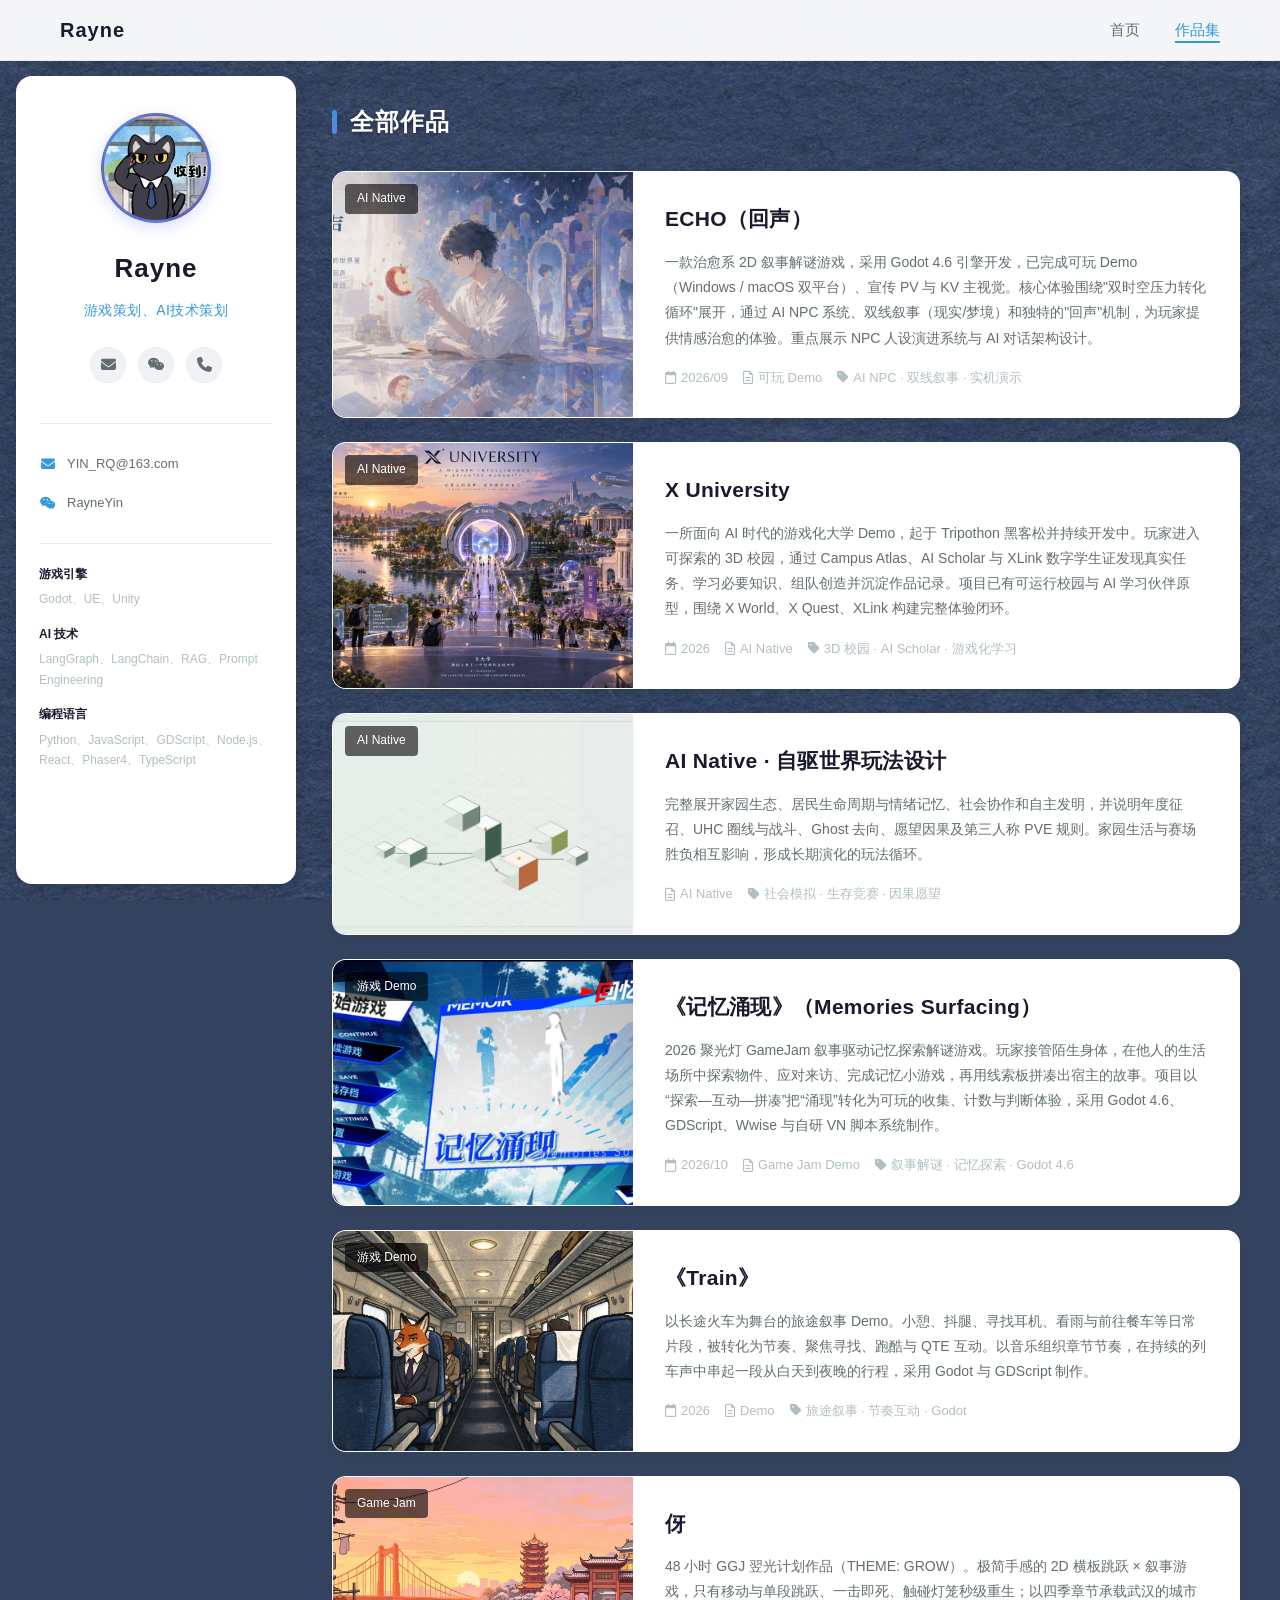
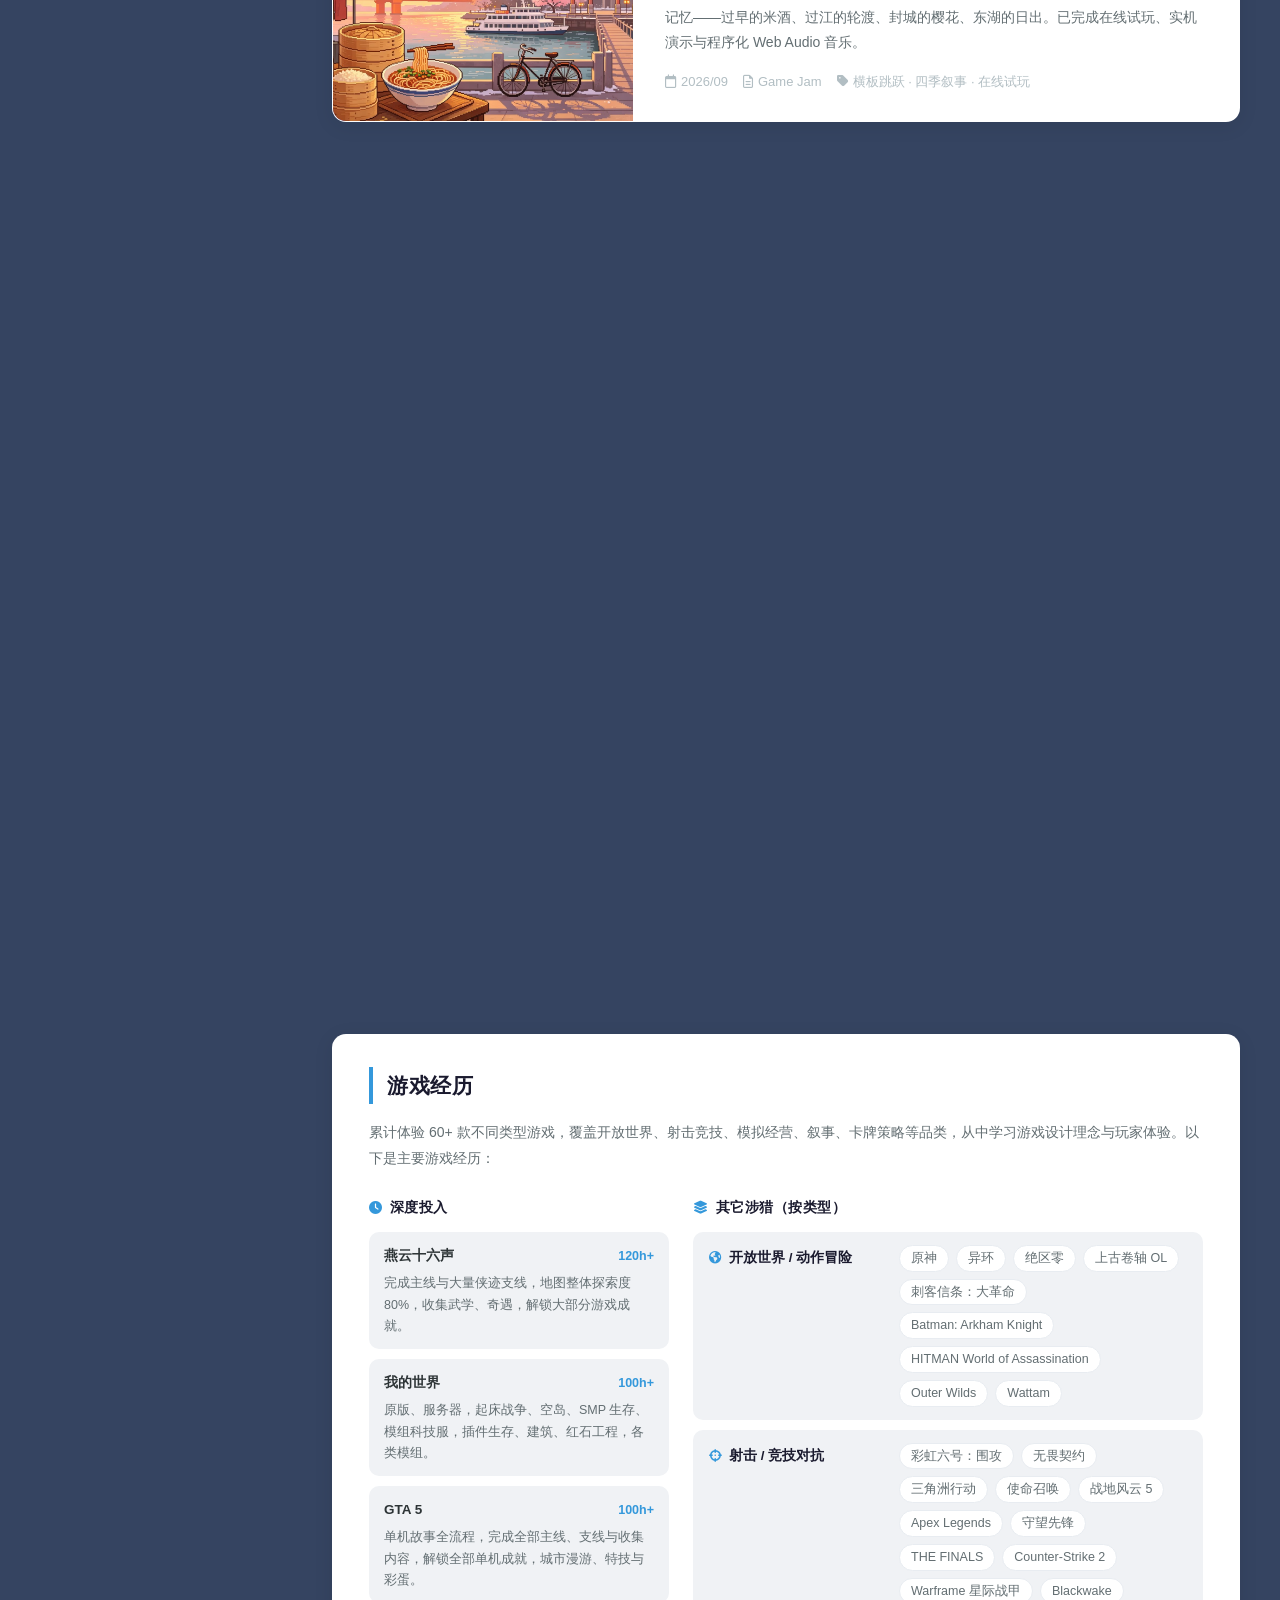
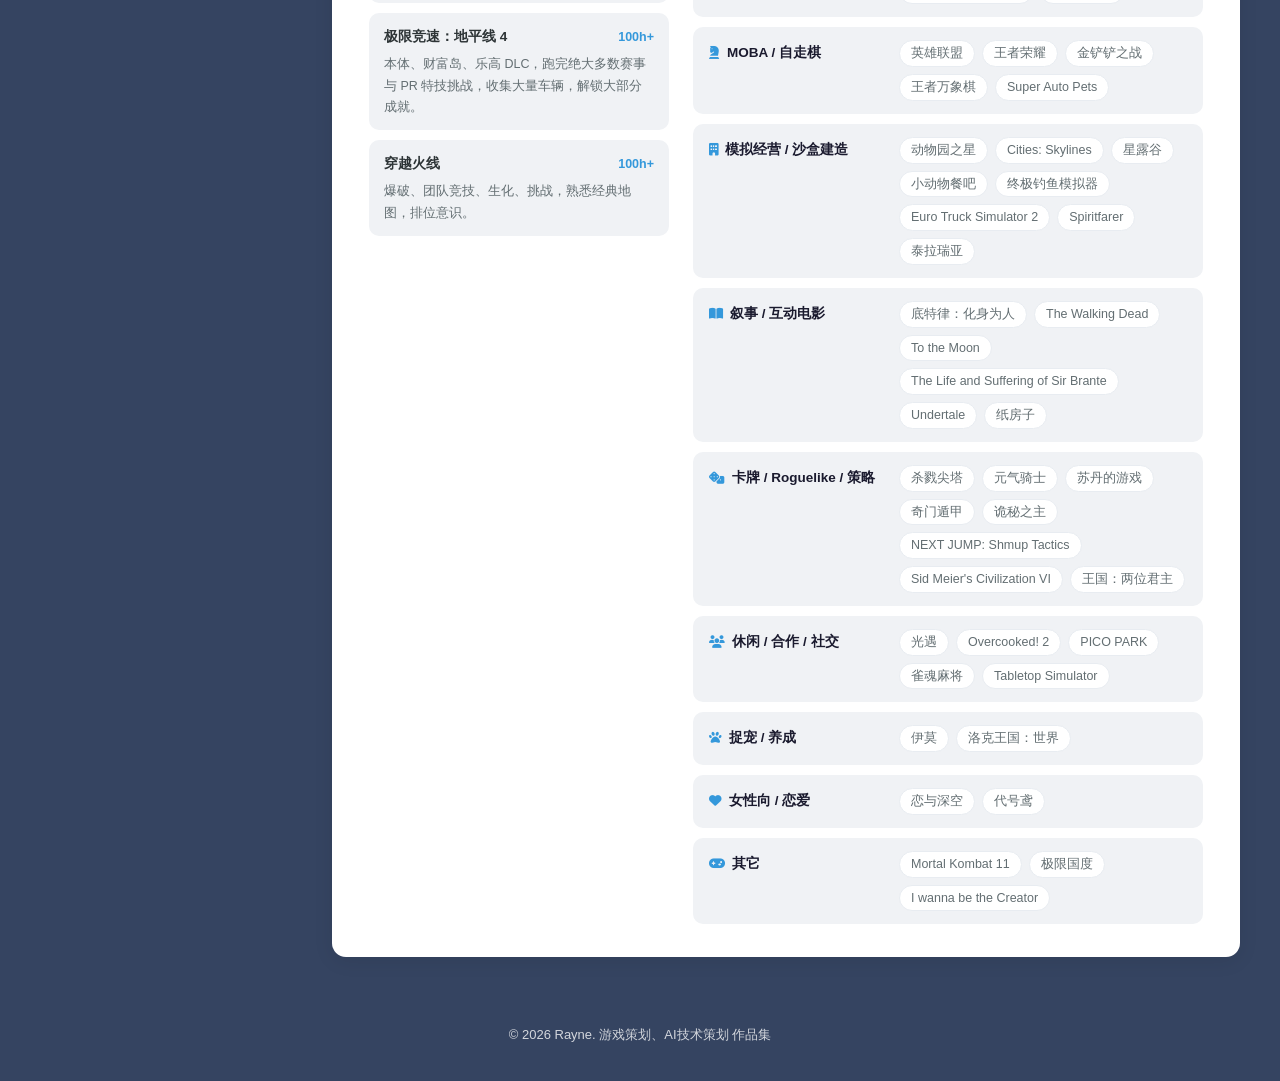
<file: portfolio.html>
<!DOCTYPE html>
<html lang="zh-CN">
<head>
    <meta charset="UTF-8">
    <meta name="viewport" content="width=device-width, initial-scale=1.0">
    <title>作品集 | Rayne-portfolio</title>
    <link rel="stylesheet" href="style.css?v=20260924e">
    <link rel="stylesheet" href="https://cdnjs.cloudflare.com/ajax/libs/font-awesome/6.4.0/css/all.min.css">
</head>
<body class="home-page">
    <!-- 顶部导航栏 -->
    <nav class="navbar">
        <div class="nav-container">
            <a href="index.html" class="nav-logo">Rayne</a>
            <div class="nav-toggle" id="navToggle">
                <span></span><span></span><span></span>
            </div>
            <ul class="nav-menu" id="navMenu">
                <li><a href="index.html" class="nav-link">首页</a></li>
                <li><a href="portfolio.html" class="nav-link active">作品集</a></li>
            </ul>
        </div>
    </nav>

    <!-- 主布局：左侧侧边栏 + 右侧内容 -->
    <div class="main-layout">
        <!-- 左侧固定侧边栏 -->
        <aside class="sidebar" id="sidebar">
            <div class="sidebar-inner">
                <div class="sidebar-avatar">
                    <img src="img/avatar.jpg" alt="Rayne 头像">
                </div>
                <h1 class="sidebar-name">Rayne</h1>
                <p class="sidebar-title">游戏策划、AI技术策划</p>
                <div class="sidebar-social">
                    <a href="mailto:YIN_RQ@163.com" class="social-link" title="邮箱"><i class="fas fa-envelope"></i></a>
                    <a href="weixin://" class="social-link" title="微信: RayneYin"><i class="fab fa-weixin"></i></a>
                    <a href="tel:13924605926" class="social-link" title="电话"><i class="fas fa-phone"></i></a>
                </div>
                <div class="sidebar-divider"></div>
                <div class="sidebar-contact">
                    <div class="contact-item"><i class="fas fa-envelope"></i><span>YIN_RQ@163.com</span></div>
                    <div class="contact-item"><i class="fab fa-weixin"></i><span>RayneYin</span></div>
                </div>
                <div class="sidebar-divider"></div>
                <div class="sidebar-skills">
                    <div class="skill-group">
                        <div class="skill-group-title">游戏引擎</div>
                        <div class="skill-group-items">Godot、UE、Unity</div>
                    </div>
                    <div class="skill-group">
                        <div class="skill-group-title">AI 技术</div>
                        <div class="skill-group-items">LangGraph、LangChain、RAG、Prompt Engineering</div>
                    </div>
                    <div class="skill-group">
                        <div class="skill-group-title">编程语言</div>
                        <div class="skill-group-items">Python、JavaScript、GDScript、Node.js、React、Phaser4、TypeScript</div>
                    </div>
                </div>
            </div>
        </aside>

        <!-- 右侧内容区 -->
        <main class="content-area">
            <section class="works-list-section">
                <div class="list-header">
                    <h2 class="list-title">全部作品</h2>
                </div>

                <!-- 作品卡片 1：ECHO -->
                <article class="work-list-card">
                    <a href="portfolio-echo.html" class="work-list-link">
                        <div class="work-list-cover">
                            <img src="img/echo/kv-main.jpg" alt="ECHO 回声">
                            <span class="work-category-tag">AI Native</span>
                        </div>
                        <div class="work-list-body">
                            <h3 class="work-list-title">ECHO（回声）</h3>
                            <p class="work-list-desc">
                                一款治愈系 2D 叙事解谜游戏，采用 Godot 4.6 引擎开发，已完成可玩 Demo（Windows / macOS 双平台）、宣传 PV 与 KV 主视觉。核心体验围绕"双时空压力转化循环"展开，通过 AI NPC 系统、双线叙事（现实/梦境）和独特的"回声"机制，为玩家提供情感治愈的体验。重点展示 NPC 人设演进系统与 AI 对话架构设计。
                            </p>
                            <div class="work-list-meta">
                                <span><i class="far fa-calendar"></i> 2026/09</span>
                                <span><i class="far fa-file-alt"></i> 可玩 Demo</span>
                                <span><i class="fas fa-tag"></i> AI NPC · 双线叙事 · 实机演示</span>
                            </div>
                        </div>
                    </a>
                </article>

                <!-- 作品卡片 5：X University -->
                <article class="work-list-card">
                    <a href="portfolio-xuniversity.html" class="work-list-link">
                        <div class="work-list-cover">
                            <img src="img/xuniversity/cover.png" alt="X University AI 原生大学">
                            <span class="work-category-tag">AI Native</span>
                        </div>
                        <div class="work-list-body">
                            <h3 class="work-list-title">X University</h3>
                            <p class="work-list-desc">
                                一所面向 AI 时代的游戏化大学 Demo，起于 Tripothon 黑客松并持续开发中。玩家进入可探索的 3D 校园，通过 Campus Atlas、AI Scholar 与 XLink 数字学生证发现真实任务、学习必要知识、组队创造并沉淀作品记录。项目已有可运行校园与 AI 学习伙伴原型，围绕 X World、X Quest、XLink 构建完整体验闭环。
                            </p>
                            <div class="work-list-meta">
                                <span><i class="far fa-calendar"></i> 2026</span>
                                <span><i class="far fa-file-alt"></i> AI Native</span>
                                <span><i class="fas fa-tag"></i> 3D 校园 · AI Scholar · 游戏化学习</span>
                            </div>
                        </div>
                    </a>
                </article>

                <!-- 作品卡片：AI Native 自驱世界玩法设计 -->
                <article class="work-list-card">
                    <a href="portfolio-ainative.html" class="work-list-link">
                        <div class="work-list-cover">
                            <img src="img/ainative-practice/cover.webp" alt="AI Native 自驱世界玩法设计">
                            <span class="work-category-tag">AI Native</span>
                        </div>
                        <div class="work-list-body">
                            <h3 class="work-list-title">AI Native · 自驱世界玩法设计</h3>
                            <p class="work-list-desc">
                                完整展开家园生态、居民生命周期与情绪记忆、社会协作和自主发明，并说明年度征召、UHC 圈线与战斗、Ghost 去向、愿望因果及第三人称 PVE 规则。家园生活与赛场胜负相互影响，形成长期演化的玩法循环。
                            </p>
                            <div class="work-list-meta">
                                <span><i class="far fa-file-alt"></i> AI Native</span>
                                <span><i class="fas fa-tag"></i> 社会模拟 · 生存竞赛 · 因果愿望</span>
                            </div>
                        </div>
                    </a>
                </article>

                <!-- 作品卡片 4：记忆涌现 -->
                <article class="work-list-card">
                    <a href="portfolio-memory.html" class="work-list-link">
                        <div class="work-list-cover">
                            <img src="img/memory/cover.webp" alt="《记忆涌现》 Memories Surfacing">
                            <span class="work-category-tag">游戏 Demo</span>
                        </div>
                        <div class="work-list-body">
                            <h3 class="work-list-title">《记忆涌现》（Memories Surfacing）</h3>
                            <p class="work-list-desc">
                                2026 聚光灯 GameJam 叙事驱动记忆探索解谜游戏。玩家接管陌生身体，在他人的生活场所中探索物件、应对来访、完成记忆小游戏，再用线索板拼凑出宿主的故事。项目以“探索—互动—拼凑”把“涌现”转化为可玩的收集、计数与判断体验，采用 Godot 4.6、GDScript、Wwise 与自研 VN 脚本系统制作。
                            </p>
                            <div class="work-list-meta">
                                <span><i class="far fa-calendar"></i> 2026/10</span>
                                <span><i class="far fa-file-alt"></i> Game Jam Demo</span>
                                <span><i class="fas fa-tag"></i> 叙事解谜 · 记忆探索 · Godot 4.6</span>
                            </div>
                        </div>
                    </a>
                </article>

                <!-- 作品卡片：Train -->
                <article class="work-list-card">
                    <a href="portfolio-train.html" class="work-list-link">
                        <div class="work-list-cover">
                            <img src="img/train/cover.webp" alt="《Train》火车旅途">
                            <span class="work-category-tag">游戏 Demo</span>
                        </div>
                        <div class="work-list-body">
                            <h3 class="work-list-title">《Train》</h3>
                            <p class="work-list-desc">
                                以长途火车为舞台的旅途叙事 Demo。小憩、抖腿、寻找耳机、看雨与前往餐车等日常片段，被转化为节奏、聚焦寻找、跑酷与 QTE 互动。以音乐组织章节节奏，在持续的列车声中串起一段从白天到夜晚的行程，采用 Godot 与 GDScript 制作。
                            </p>
                            <div class="work-list-meta">
                                <span><i class="far fa-calendar"></i> 2026</span>
                                <span><i class="far fa-file-alt"></i> Demo</span>
                                <span><i class="fas fa-tag"></i> 旅途叙事 · 节奏互动 · Godot</span>
                            </div>
                        </div>
                    </a>
                </article>

                <!-- 作品卡片 3：伢 -->
                <article class="work-list-card">
                    <a href="portfolio-ggj.html" class="work-list-link">
                        <div class="work-list-cover">
                            <img src="img/ggj/title.jpg" alt="伢">
                            <span class="work-category-tag">Game Jam</span>
                        </div>
                        <div class="work-list-body">
                            <h3 class="work-list-title">伢</h3>
                            <p class="work-list-desc">
                                48 小时 GGJ 翌光计划作品（THEME: GROW）。极简手感的 2D 横板跳跃 × 叙事游戏，只有移动与单段跳跃、一击即死、触碰灯笼秒级重生；以四季章节承载武汉的城市记忆——过早的米酒、过江的轮渡、封城的樱花、东湖的日出。已完成在线试玩、实机演示与程序化 Web Audio 音乐。
                            </p>
                            <div class="work-list-meta">
                                <span><i class="far fa-calendar"></i> 2026/09</span>
                                <span><i class="far fa-file-alt"></i> Game Jam</span>
                                <span><i class="fas fa-tag"></i> 横板跳跃 · 四季叙事 · 在线试玩</span>
                            </div>
                        </div>
                    </a>
                </article>

                <!-- 作品卡片 2：泡泡 -->
                <article class="work-list-card">
                    <a href="portfolio-bubble.html" class="work-list-link">
                        <div class="work-list-cover">
                            <img src="img/bubble/kv-main.jpg" alt="泡泡 Bubble">
                            <span class="work-category-tag">Game Jam</span>
                        </div>
                        <div class="work-list-body">
                            <h3 class="work-list-title">泡泡（Bubble）</h3>
                            <p class="work-list-desc">
                                基于刘慈欣短篇小说《山》改编的 3D 探索解谜游戏，Unreal Engine 5.8 开发。玩家扮演封装着硅基科学家波塞冬博士意识碎片的微型机器人「泡灵」，在深海废墟中苏醒，通过体型控制、意识分裂解谜与光点收集，把文明的火种传回地心。我担任主策划 / 项目负责人，负责项目管理、策划案与叙事、UE 工程搭建与场景后处理。已迭代出泡世界五城环形空间设计（含 CAD 图纸与空间设计图）、纪念碑谷 Low Poly 美术重构、三种声学空间的音频音效体系与 Tripo AI 3D 资产生成管线。最终 Demo 交付泡世界开篇空域追逐一段，底层模块（游泳角色 / 交互物体系 / 三空间音频）已完成。
                            </p>
                            <div class="work-list-meta">
                                <span><i class="far fa-calendar"></i> 2026/08–2026/10</span>
                                <span><i class="far fa-file-alt"></i> Demo</span>
                                <span><i class="fas fa-tag"></i> UE5.8 · 五城空间设计 · 意识分裂 · 三空间音频</span>
                            </div>
                        </div>
                    </a>
                </article>

                <!-- 作品卡片 4：燕云十六声 -->
                <article class="work-list-card">
                    <a href="portfolio-yanyun.html" class="work-list-link">
                        <div class="work-list-cover">
                            <img src="img/yanyun/cover.jpg" alt="燕云十六声">
                            <span class="work-category-tag">游戏拆解案</span>
                        </div>
                        <div class="work-list-body">
                            <h3 class="work-list-title">燕云十六声 - 游戏拆解分析</h3>
                            <p class="work-list-desc">
                                全面拆解网易开放世界武侠游戏《燕云十六声》的设计方法论。按剧情叙事、任务设计、关卡设计、玩法机制四大板块逐层分析：从燕云十六州的历史母题与"世界即叙事"，到任务按循环层级的七类划分，再到官方"反大而空"的关卡理念与「无明春山」案例，最后列出 8 项可与 AI 融合的设计机会点。
                            </p>
                            <div class="work-list-meta">
                                <span><i class="far fa-calendar"></i> 2026/09</span>
                                <span><i class="far fa-file-alt"></i> 深度拆解</span>
                                <span><i class="fas fa-tag"></i> 剧情叙事 · 任务设计 · 关卡设计 · 玩法机制</span>
                            </div>
                        </div>
                    </a>
                </article>

                <!-- 作品卡片 3：Tomodachi Life -->
                <article class="work-list-card">
                    <a href="portfolio-tomodachi.html" class="work-list-link">
                        <div class="work-list-cover tomodachi">
                            <img src="img/tomodachi/cover.jpg" alt="Tomodachi Life（人森）">
                            <span class="work-category-tag">游戏拆解案</span>
                        </div>
                        <div class="work-list-body">
                            <h3 class="work-list-title">Tomodachi Life（人森）- 游戏拆解分析</h3>
                            <p class="work-list-desc">
                                全面剖析任天堂社交模拟游戏《Tomodachi Life》的 NPC 系统与 AI 玩法设计。涵盖 Mii 创建系统、16 种人格类型、8 阶段关系系统、三层 AI 架构、梦想系统、整活生态等内容，并与《模拟人生4》进行多维度对比分析。
                            </p>
                            <div class="work-list-meta">
                                <span><i class="far fa-calendar"></i> 2026/06/07</span>
                                <span><i class="far fa-file-alt"></i> 深度分析</span>
                                <span><i class="fas fa-tag"></i> NPC系统 · AI玩法 · 社交模拟</span>
                            </div>
                        </div>
                    </a>
                </article>

            </section>

            <!-- 游戏经历 -->
            <section class="intro-section" id="game-experience">
                <h2 class="intro-title">游戏经历</h2>
                <p class="intro-text">
                    累计体验 60+ 款不同类型游戏，覆盖开放世界、射击竞技、模拟经营、叙事、卡牌策略等品类，从中学习游戏设计理念与玩家体验。以下是主要游戏经历：
                </p>

                <div class="game-exp-layout">
                    <!-- 左栏：高时长作品 -->
                    <div class="game-exp-hours">
                        <h3 class="game-exp-subtitle"><i class="fas fa-clock"></i> 深度投入</h3>
                        <ul class="game-hours-list">
                            <li class="game-hours-item">
                                <div class="game-hours-head">
                                    <span class="game-hours-name">燕云十六声</span>
                                    <span class="game-hours-time">120h+</span>
                                </div>
                                <p class="game-hours-desc">完成主线与大量侠迹支线，地图整体探索度 80%，收集武学、奇遇，解锁大部分游戏成就。</p>
                            </li>
                            <li class="game-hours-item">
                                <div class="game-hours-head">
                                    <span class="game-hours-name">我的世界</span>
                                    <span class="game-hours-time">100h+</span>
                                </div>
                                <p class="game-hours-desc">原版、服务器，起床战争、空岛、SMP 生存、模组科技服，插件生存、建筑、红石工程，各类模组。</p>
                            </li>
                            <li class="game-hours-item">
                                <div class="game-hours-head">
                                    <span class="game-hours-name">GTA 5</span>
                                    <span class="game-hours-time">100h+</span>
                                </div>
                                <p class="game-hours-desc">单机故事全流程，完成全部主线、支线与收集内容，解锁全部单机成就，城市漫游、特技与彩蛋。</p>
                            </li>
                            <li class="game-hours-item">
                                <div class="game-hours-head">
                                    <span class="game-hours-name">极限竞速：地平线 4</span>
                                    <span class="game-hours-time">100h+</span>
                                </div>
                                <p class="game-hours-desc">本体、财富岛、乐高 DLC，跑完绝大多数赛事与 PR 特技挑战，收集大量车辆，解锁大部分成就。</p>
                            </li>
                            <li class="game-hours-item">
                                <div class="game-hours-head">
                                    <span class="game-hours-name">穿越火线</span>
                                    <span class="game-hours-time">100h+</span>
                                </div>
                                <p class="game-hours-desc">爆破、团队竞技、生化、挑战，熟悉经典地图，排位意识。</p>
                            </li>
                        </ul>
                    </div>

                    <!-- 右栏：其它涉猎，按类型分组 -->
                    <div class="game-exp-others">
                        <h3 class="game-exp-subtitle"><i class="fas fa-layer-group"></i> 其它涉猎（按类型）</h3>
                        <div class="game-exp-rows">
                            <div class="game-exp-row">
                                <h4><i class="fas fa-globe-americas"></i> 开放世界 / 动作冒险</h4>
                                <ul class="game-exp-tags">
                                    <li>原神</li><li>异环</li><li>绝区零</li><li>上古卷轴 OL</li><li>刺客信条：大革命</li><li>Batman: Arkham Knight</li><li>HITMAN World of Assassination</li><li>Outer Wilds</li><li>Wattam</li>
                                </ul>
                            </div>
                            <div class="game-exp-row">
                                <h4><i class="fas fa-crosshairs"></i> 射击 / 竞技对抗</h4>
                                <ul class="game-exp-tags">
                                    <li>彩虹六号：围攻</li><li>无畏契约</li><li>三角洲行动</li><li>使命召唤</li><li>战地风云 5</li><li>Apex Legends</li><li>守望先锋</li><li>THE FINALS</li><li>Counter-Strike 2</li><li>Warframe 星际战甲</li><li>Blackwake</li>
                                </ul>
                            </div>
                            <div class="game-exp-row">
                                <h4><i class="fas fa-chess-knight"></i> MOBA / 自走棋</h4>
                                <ul class="game-exp-tags">
                                    <li>英雄联盟</li><li>王者荣耀</li><li>金铲铲之战</li><li>王者万象棋</li><li>Super Auto Pets</li>
                                </ul>
                            </div>
                            <div class="game-exp-row">
                                <h4><i class="fas fa-building"></i> 模拟经营 / 沙盒建造</h4>
                                <ul class="game-exp-tags">
                                    <li>动物园之星</li><li>Cities: Skylines</li><li>星露谷</li><li>小动物餐吧</li><li>终极钓鱼模拟器</li><li>Euro Truck Simulator 2</li><li>Spiritfarer</li><li>泰拉瑞亚</li>
                                </ul>
                            </div>
                            <div class="game-exp-row">
                                <h4><i class="fas fa-book-open"></i> 叙事 / 互动电影</h4>
                                <ul class="game-exp-tags">
                                    <li>底特律：化身为人</li><li>The Walking Dead</li><li>To the Moon</li><li>The Life and Suffering of Sir Brante</li><li>Undertale</li><li>纸房子</li>
                                </ul>
                            </div>
                            <div class="game-exp-row">
                                <h4><i class="fas fa-dice"></i> 卡牌 / Roguelike / 策略</h4>
                                <ul class="game-exp-tags">
                                    <li>杀戮尖塔</li><li>元气骑士</li><li>苏丹的游戏</li><li>奇门遁甲</li><li>诡秘之主</li><li>NEXT JUMP: Shmup Tactics</li><li>Sid Meier's Civilization VI</li><li>王国：两位君主</li>
                                </ul>
                            </div>
                            <div class="game-exp-row">
                                <h4><i class="fas fa-users"></i> 休闲 / 合作 / 社交</h4>
                                <ul class="game-exp-tags">
                                    <li>光遇</li><li>Overcooked! 2</li><li>PICO PARK</li><li>雀魂麻将</li><li>Tabletop Simulator</li>
                                </ul>
                            </div>
                            <div class="game-exp-row">
                                <h4><i class="fas fa-paw"></i> 捉宠 / 养成</h4>
                                <ul class="game-exp-tags">
                                    <li>伊莫</li><li>洛克王国：世界</li>
                                </ul>
                            </div>
                            <div class="game-exp-row">
                                <h4><i class="fas fa-heart"></i> 女性向 / 恋爱</h4>
                                <ul class="game-exp-tags">
                                    <li>恋与深空</li><li>代号鸢</li>
                                </ul>
                            </div>
                            <div class="game-exp-row">
                                <h4><i class="fas fa-gamepad"></i> 其它</h4>
                                <ul class="game-exp-tags">
                                    <li>Mortal Kombat 11</li><li>极限国度</li><li>I wanna be the Creator</li>
                                </ul>
                            </div>
                        </div>
                    </div>
                </div>
            </section>

        </main>
    </div>

    <footer class="content-footer">
        <p>&copy; 2026 Rayne. 游戏策划、AI技术策划 作品集</p>
    </footer>

    <div class="back-to-top" id="backToTop"><i class="fas fa-arrow-up"></i></div>
    <script src="script.js?v=20260924e"></script>
</body>
</html>
</file>
<file: style.css>
/* ==========================================
   Rayne Portfolio - 游戏策划作品集
   左侧侧边栏 + 右侧内容 双栏布局
   ========================================== */

/* Reset & Base */
* {
    margin: 0;
    padding: 0;
    box-sizing: border-box;
}

:root {
    --primary-color: #1a1a2e;
    --secondary-color: #3498db;
    --accent-color: #e74c3c;
    --text-color: #2d3436;
    --text-light: #636e72;
    --text-lighter: #b2bec3;
    --bg-color: #f0f2f5;
    --card-bg: #ffffff;
    --border-color: #e8ecf1;
    --shadow: 0 2px 12px rgba(0,0,0,0.06);
    --shadow-hover: 0 12px 36px rgba(0,0,0,0.13);
    --shadow-card: 0 4px 20px rgba(0,0,0,0.08);
    --transition: all 0.35s cubic-bezier(0.25, 0.46, 0.45, 0.94);
    --font-main: "PingFang SC", "Hiragino Sans GB", "Microsoft YaHei", -apple-system, BlinkMacSystemFont, "Segoe UI", sans-serif;
    --font-en: "SF Pro Display", -apple-system, BlinkMacSystemFont, "Segoe UI", sans-serif;
    --sidebar-width: 280px;
    --radius: 14px;
}

html {
    scroll-behavior: smooth;
    /* 整页底层背景：overscroll / 橡皮筋回弹时露出的也是同色 */
    background-color: #354461;
}

body {
    font-family: var(--font-main);
    line-height: 1.8;
    color: var(--text-color);
    background: transparent;
    -webkit-font-smoothing: antialiased;
}

/* 整页底层纹理背景
   用 position:fixed 的伪元素而非 body 自身背景，是为了让纹理始终按「视口」尺寸铺满
   （cover 只放大到视口大小），避免超长页面把 1599×846 的图拉伸十几倍而糊掉。 */
body::before {
    content: '';
    position: fixed;
    top: 0;
    left: 0;
    right: 0;
    bottom: 0;
    z-index: -1;
    background: url('img/bg.jpg') center center / cover no-repeat;
    pointer-events: none;
}

a {
    text-decoration: none;
    color: inherit;
    transition: var(--transition);
}

img {
    max-width: 100%;
    height: auto;
}

.container {
    max-width: 1200px;
    margin: 0 auto;
    padding: 0 20px;
}

/* ==========================================
   Navigation
   ========================================== */
.navbar {
    position: fixed;
    top: 0;
    left: 0;
    right: 0;
    z-index: 1000;
    background: rgba(255,255,255,0.95);
    backdrop-filter: blur(10px);
    border-bottom: 1px solid var(--border-color);
    transition: var(--transition);
}

.nav-container {
    max-width: 1200px;
    margin: 0 auto;
    padding: 0 20px;
    display: flex;
    justify-content: space-between;
    align-items: center;
    height: 60px;
}

.nav-logo {
    font-size: 20px;
    font-weight: 700;
    color: var(--primary-color);
    letter-spacing: 1px;
}

.nav-menu {
    display: flex;
    list-style: none;
    gap: 35px;
}

.nav-link {
    font-size: 15px;
    color: var(--text-light);
    position: relative;
    padding: 5px 0;
}

.nav-link::after {
    content: '';
    position: absolute;
    bottom: 0;
    left: 0;
    width: 0;
    height: 2px;
    background: var(--secondary-color);
    transition: var(--transition);
}

.nav-link:hover,
.nav-link.active {
    color: var(--secondary-color);
}

.nav-link:hover::after,
.nav-link.active::after {
    width: 100%;
}

/* Mobile Menu Toggle */
.nav-toggle {
    display: none;
    flex-direction: column;
    gap: 5px;
    cursor: pointer;
    padding: 5px;
}

.nav-toggle span {
    display: block;
    width: 24px;
    height: 2px;
    background: var(--text-color);
    transition: var(--transition);
}

/* ==========================================
   Main Layout - 双栏布局
   ========================================== */
.main-layout {
    display: flex;
    min-height: 100vh;
    padding-top: 60px;
}

/* ==========================================
   Sidebar - 左侧固定侧边栏（悬浮效果）
   ========================================== */
.sidebar {
    width: var(--sidebar-width);
    flex-shrink: 0;
    position: fixed;
    top: 76px;
    left: 16px;
    bottom: 16px;
    background: var(--card-bg);
    border-radius: 16px;
    overflow-y: auto;
    z-index: 100;
    box-shadow: 0 8px 32px rgba(0,0,0,0.10), 0 2px 8px rgba(0,0,0,0.06);
    border: 1px solid rgba(255,255,255,0.6);
}

.sidebar-inner {
    padding: 36px 22px;
    display: flex;
    flex-direction: column;
    align-items: center;
    text-align: center;
}

.sidebar-avatar {
    width: 110px;
    height: 110px;
    border-radius: 50%;
    overflow: hidden;
    border: 3px solid rgba(52,152,219,0.25);
    background: linear-gradient(135deg, #667eea 0%, #764ba2 100%);
    display: flex;
    align-items: center;
    justify-content: center;
    margin-bottom: 22px;
    box-shadow: 0 4px 16px rgba(102,126,234,0.25);
    transition: transform 0.35s ease, box-shadow 0.35s ease;
}

.sidebar-avatar:hover {
    transform: scale(1.05);
    box-shadow: 0 6px 24px rgba(102,126,234,0.35);
}

.sidebar-avatar img {
    width: 100%;
    height: 100%;
    object-fit: cover;
    display: block;
}

.sidebar-name {
    font-size: 26px;
    font-weight: 800;
    color: var(--primary-color);
    margin-bottom: 6px;
    letter-spacing: 1px;
}

.sidebar-title {
    font-size: 14px;
    color: var(--secondary-color);
    margin-bottom: 24px;
    font-weight: 500;
    letter-spacing: 0.5px;
}

.sidebar-slogan {
    font-size: 13px;
    color: var(--text-lighter);
    line-height: 1.9;
    font-style: italic;
    margin-bottom: 22px;
    padding: 0 8px;
}

.sidebar-social {
    display: flex;
    gap: 12px;
    margin-bottom: 20px;
}

.sidebar-social .social-link {
    width: 36px;
    height: 36px;
    border-radius: 50%;
    background: var(--bg-color);
    display: flex;
    align-items: center;
    justify-content: center;
    color: var(--text-light);
    font-size: 15px;
    transition: var(--transition);
    border: 1px solid var(--border-color);
}

.sidebar-social .social-link:hover {
    background: var(--secondary-color);
    color: #fff;
    border-color: var(--secondary-color);
    transform: translateY(-2px);
}

.sidebar-divider {
    width: 100%;
    height: 1px;
    background: var(--border-color);
    margin: 20px 0;
}

.sidebar-contact {
    width: 100%;
    text-align: left;
}

.contact-item {
    display: flex;
    align-items: center;
    gap: 10px;
    padding: 8px 0;
    font-size: 13px;
    color: var(--text-light);
}

.contact-item i {
    width: 18px;
    text-align: center;
    color: var(--secondary-color);
    font-size: 14px;
}

.sidebar-skills {
    width: 100%;
    text-align: left;
}

.skill-group {
    margin-bottom: 14px;
}

.skill-group:last-child {
    margin-bottom: 0;
}

.skill-group-title {
    font-size: 12px;
    font-weight: 600;
    color: var(--primary-color);
    margin-bottom: 4px;
}

.skill-group-items {
    font-size: 12px;
    color: var(--text-lighter);
    line-height: 1.7;
}

/* ==========================================
   Content Area - 右侧内容区
   ========================================== */
.content-area {
    flex: 1;
    margin-left: calc(var(--sidebar-width) + 32px);
    /* 底部不留 padding：页脚自己带上下留白，否则滚到底会空出一大段 */
    padding: 40px 40px 0 20px;
    max-width: calc(100% - var(--sidebar-width) - 32px);
}

/* ==========================================
   Intro Section - 关于我简介（悬浮卡片）
   ========================================== */
.intro-section {
    background: var(--card-bg);
    border-radius: var(--radius);
    padding: 32px 36px;
    margin-bottom: 32px;
    box-shadow: var(--shadow-card);
    transition: var(--transition);
    border: 1px solid rgba(255,255,255,0.5);
}

.intro-section:hover {
    box-shadow: var(--shadow-hover);
    transform: translateY(-2px);
}

.intro-title {
    font-size: 21px;
    color: var(--primary-color);
    margin-bottom: 16px;
    padding-left: 14px;
    border-left: 4px solid var(--secondary-color);
    font-weight: 700;
    letter-spacing: 0.5px;
}

.intro-text {
    color: var(--text-light);
    line-height: 1.8;
    margin-bottom: 12px;
    font-size: 14px;
}

.intro-quote {
    font-size: 14px;
    color: var(--secondary-color);
    font-style: italic;
    margin-top: 15px;
    padding: 12px 15px;
    background: var(--bg-color);
    border-radius: 8px;
    border-left: 3px solid var(--secondary-color);
}

/* ==========================================
   Game Experience - 游戏经历
   左栏：高时长作品（带时长）／右栏：其它涉猎（按类型）
   ========================================== */
.game-exp-layout {
    display: grid;
    grid-template-columns: 300px minmax(0, 1fr);
    gap: 24px;
    margin-top: 24px;
    align-items: start;
}

.game-exp-subtitle {
    font-size: 14px;
    font-weight: 700;
    color: var(--primary-color);
    letter-spacing: 0.5px;
    margin-bottom: 12px;
    display: flex;
    align-items: center;
    gap: 7px;
}

.game-exp-subtitle i {
    color: var(--secondary-color);
    font-size: 13px;
}

/* 左栏：深度投入（游戏 + 时长 + 具体经历） */
.game-hours-list {
    list-style: none;
    margin: 0;
    padding: 0;
    display: flex;
    flex-direction: column;
    gap: 10px;
}

.game-hours-item {
    background: var(--bg-color);
    border-radius: 10px;
    padding: 12px 15px;
}

.game-hours-head {
    display: flex;
    align-items: baseline;
    justify-content: space-between;
    gap: 10px;
    margin-bottom: 5px;
}

.game-hours-name {
    font-size: 13.5px;
    font-weight: 700;
    color: var(--text-color);
}

.game-hours-time {
    font-size: 12.5px;
    font-weight: 700;
    color: var(--secondary-color);
    font-variant-numeric: tabular-nums;
    white-space: nowrap;
}

.game-hours-desc {
    font-size: 12.5px;
    line-height: 1.7;
    color: var(--text-light);
    margin: 0;
}

/* 右栏：其它涉猎，按类型分行 */
.game-exp-rows {
    display: flex;
    flex-direction: column;
    gap: 10px;
}

.game-exp-row {
    display: grid;
    grid-template-columns: 176px minmax(0, 1fr);
    gap: 14px;
    align-items: start;
    background: var(--bg-color);
    border-radius: 10px;
    padding: 13px 16px;
    transition: var(--transition);
}

.game-exp-row:hover {
    background: #e7ecf3;
}

.game-exp-row h4 {
    font-size: 13.5px;
    font-weight: 700;
    color: var(--primary-color);
    line-height: 1.5;
    padding-top: 3px;
    display: flex;
    align-items: center;
    gap: 7px;
}

.game-exp-row h4 i {
    color: var(--secondary-color);
    font-size: 12.5px;
    flex-shrink: 0;
}

.game-exp-tags {
    display: flex;
    flex-wrap: wrap;
    gap: 7px;
    list-style: none;
    padding: 0;
    margin: 0;
}

.game-exp-tags li {
    font-size: 12.5px;
    line-height: 1.5;
    color: var(--text-light);
    background: #fff;
    border: 1px solid var(--border-color);
    border-radius: 999px;
    padding: 3px 11px;
    white-space: nowrap;
    transition: var(--transition);
}

.game-exp-tags li:hover {
    color: var(--secondary-color);
    border-color: var(--secondary-color);
}

/* 左右栏总宽约 900px 才排得下（左栏 300px 要放得下经历描述），
   因此 1200px 以下就改为上下堆叠 */
@media (max-width: 1200px) {
    .game-exp-layout {
        grid-template-columns: 1fr;
        gap: 20px;
    }
}

/* ==========================================
   Works List Section - 作品列表
   ========================================== */
.works-list-section {
    margin-bottom: 48px;
}

.list-header {
    display: flex;
    justify-content: space-between;
    align-items: center;
    margin-bottom: 28px;
}

.list-title {
    font-size: 24px;
    /* 该标题直接坐在整页深色纹理背景上（不在卡片内），必须用浅字 */
    color: #fff;
    font-weight: 800;
    letter-spacing: 1px;
    position: relative;
    padding-left: 18px;
    text-shadow: 0 1px 4px rgba(0,0,0,0.35);
}

.list-title::before {
    content: '';
    position: absolute;
    left: 0;
    top: 50%;
    transform: translateY(-50%);
    width: 5px;
    height: 24px;
    background: linear-gradient(135deg, var(--secondary-color), #667eea);
    border-radius: 3px;
}

.list-more {
    color: var(--secondary-color);
    font-size: 14px;
    font-weight: 500;
}

.list-more:hover {
    text-decoration: underline;
}

/* 作品列表卡片（增强悬浮效果） */
.work-list-card {
    background: var(--card-bg);
    border-radius: var(--radius);
    overflow: hidden;
    box-shadow: var(--shadow-card);
    transition: var(--transition);
    margin-bottom: 24px;
    border: 1px solid rgba(255,255,255,0.4);
}

.work-list-card:hover {
    transform: translateY(-6px);
    box-shadow: var(--shadow-hover);
}

.work-list-link {
    display: flex;
    text-decoration: none;
    color: inherit;
}

.work-list-cover {
    position: relative;
    width: 300px;
    flex-shrink: 0;
    background: linear-gradient(135deg, #667eea 0%, #764ba2 100%);
    /* min-height 而非 height：flex 行默认 align-items:stretch，
       用 min-height 才能让封面随卡片高度一起拉伸，
       否则正文比 200px 高时封面下方会露出白边 */
    min-height: 200px;
    overflow: hidden;
    border-radius: 0;
}

.work-list-cover img {
    position: absolute;
    top: 0;
    left: 0;
    width: 100%;
    height: 100%;
    object-fit: cover;
    display: block;
    transition: transform 0.5s ease;
}

.work-list-card:hover .work-list-cover img {
    transform: scale(1.05);
}

/* 注：`.work-list-cover.tomodachi` 的粉色渐变占位已移除 —— 该卡片现在使用真实封面图
   img/tomodachi/cover.jpg，底色由 .work-list-cover 的通用渐变兜底。 */

.work-category-tag {
    position: absolute;
    top: 12px;
    left: 12px;
    padding: 4px 12px;
    background: rgba(0,0,0,0.6);
    color: #fff;
    border-radius: 4px;
    font-size: 12px;
}

.work-list-body {
    padding: 28px 32px;
    flex: 1;
    display: flex;
    flex-direction: column;
    justify-content: center;
}

.work-list-title {
    font-size: 21px;
    color: var(--primary-color);
    margin-bottom: 12px;
    font-weight: 700;
    letter-spacing: 0.3px;
    transition: color 0.3s ease;
}

.work-list-card:hover .work-list-title {
    color: var(--secondary-color);
}

.work-list-desc {
    color: var(--text-light);
    font-size: 14px;
    line-height: 1.8;
    margin-bottom: 15px;
}

.work-list-meta {
    display: flex;
    flex-wrap: wrap;
    gap: 15px;
    font-size: 13px;
    color: var(--text-lighter);
}

.work-list-meta span {
    display: flex;
    align-items: center;
    gap: 5px;
}

/* ==========================================
   Content Footer
   ========================================== */
.content-footer {
    padding: 34px 20px;
    font-size: 13px;
    text-align: center;
}

.content-footer p {
    margin: 0;
}

/* ==========================================
   Article / Detail Page
   ========================================== */
.article-header {
    padding: 120px 20px 60px;
    /* 不铺纯色/渐变底：直接让整页纹理背景透出来 */
    background: transparent;
    color: #fff;
    text-align: center;
}

.article-header h1 {
    font-size: 32px;
    margin-bottom: 15px;
    max-width: 900px;
    margin-left: auto;
    margin-right: auto;
}

.article-meta {
    display: flex;
    justify-content: center;
    gap: 20px;
    opacity: 0.8;
    font-size: 14px;
}

.article-content {
    max-width: 900px;
    margin: 0 auto;
    padding: 60px 20px;
    background: var(--card-bg);
}

.article-content h2 {
    font-size: 28px;
    color: var(--primary-color);
    margin: 40px 0 20px;
    padding-bottom: 10px;
    border-bottom: 2px solid var(--border-color);
}

.article-content h3 {
    font-size: 22px;
    color: var(--primary-color);
    margin: 30px 0 15px;
    padding-left: 12px;
    border-left: 3px solid var(--secondary-color);
}

.article-content h4 {
    font-size: 18px;
    color: var(--text-color);
    margin: 25px 0 12px;
}

.article-content p {
    color: var(--text-light);
    line-height: 1.8;
    margin-bottom: 15px;
}

.article-content ul,
.article-content ol {
    margin: 15px 0 15px 25px;
    color: var(--text-light);
}

.article-content li {
    margin-bottom: 8px;
    line-height: 1.8;
}

.article-content strong {
    color: var(--primary-color);
}

/* Info Grid */
.info-grid {
    display: grid;
    grid-template-columns: repeat(2, 1fr);
    gap: 15px;
    margin: 20px 0;
}

.info-item {
    background: var(--bg-color);
    padding: 15px;
    border-radius: 8px;
}

.info-item strong {
    display: block;
    color: var(--primary-color);
    margin-bottom: 5px;
}

.info-item span {
    color: var(--text-light);
    font-size: 14px;
}

/* Highlight Box */
.highlight-box {
    background: linear-gradient(135deg, #f8f9fa 0%, #e9ecef 100%);
    border-left: 4px solid var(--secondary-color);
    padding: 20px;
    margin: 20px 0;
    border-radius: 0 8px 8px 0;
}

.highlight-box h4 {
    color: var(--secondary-color);
    margin-bottom: 10px;
    margin-top: 0;
}

/* 资料来源 / 说明性尾注 */
.article-note {
    margin-top: 28px;
    padding-top: 16px;
    border-top: 1px dashed var(--border-color);
    font-size: 13px;
    line-height: 1.8;
    color: var(--text-light);
}

/* 叙事动线：把「触发节点 / 规则怪谈 / 台词」三类文本分开。
   《泡泡》的核心叙事手法是「规则怪谈」—— 正常光点与异常光点给出互相矛盾的规则，
   因为写下规则的人立场不同。所以规则必须有自己的视觉通道（蓝色加粗），
   不能和台词混在一起，否则读者分不清哪句是「世界给的规则」、哪句是「角色说的话」。
   左列窄、右列宽：左列是舞台指示（何时触发），右列是玩家实际看到/听到的内容。 */
.narrative-flow {
    margin: 20px 0 8px;
}

.narrative-scene {
    margin: 28px 0 10px;
    padding: 5px 0 5px 12px;
    border-left: 3px solid var(--primary-color);
    font-weight: 600;
    color: var(--primary-color);
}

.narrative-beat {
    display: grid;
    grid-template-columns: 150px 1fr;
    gap: 18px;
    padding: 11px 0;
    border-bottom: 1px dashed var(--border-color);
}

.narrative-beat:last-child {
    border-bottom: none;
}

.narrative-trigger {
    text-align: right;
    font-size: 13px;
    line-height: 1.7;
    color: var(--text-lighter);
}

.narrative-body {
    font-size: 14px;
    line-height: 1.8;
}

.narrative-rule {
    display: block;
    color: var(--secondary-color);
    font-weight: 600;
}

.narrative-line {
    display: block;
    color: var(--text-color);
}

.narrative-note {
    display: block;
    color: #8a8a8a;
    font-size: 0.85em;
    font-style: italic;
    margin-top: 4px;
}

.narrative-rule + .narrative-line,
.narrative-line + .narrative-rule,
.narrative-note + .narrative-rule,
.narrative-note + .narrative-line {
    margin-top: 5px;
}

@media (max-width: 768px) {
    .narrative-beat {
        grid-template-columns: 1fr;
        gap: 3px;
    }

    .narrative-trigger {
        text-align: left;
    }
}

/* Tables */
.table-wrapper {
    overflow-x: auto;
    margin: 20px 0;
}

.data-table {
    width: 100%;
    border-collapse: collapse;
    font-size: 14px;
}

.data-table th,
.data-table td {
    padding: 12px 15px;
    text-align: left;
    border-bottom: 1px solid var(--border-color);
}

.data-table th {
    background: var(--bg-color);
    font-weight: 600;
    color: var(--primary-color);
}

.data-table tr:hover {
    background: var(--bg-color);
}

/* 机制表：首列 / 末列往往是短标签（「巡逻泡船」「追逐 2 起」），中间列是一大段描述。
   auto 布局会把长描述撑开、把两侧挤到断词（「巡逻泡 / 船」），这两个类让指定的一侧
   保住自己的宽度。窄屏放不下时靠 .table-wrapper 的横向滚动兜底，不会顶破页面。
   —— 只加在确实需要的表上，别全局套用。 */
.data-table.nowrap-first td:first-child,
.data-table.nowrap-first th:first-child {
    white-space: nowrap;
}

.data-table.nowrap-last td:last-child,
.data-table.nowrap-last th:last-child {
    white-space: nowrap;
}

/* Comparison Table */
.compare-table {
    width: 100%;
    border-collapse: collapse;
    margin: 20px 0;
    font-size: 14px;
}

.compare-table th,
.compare-table td {
    padding: 12px;
    border: 1px solid var(--border-color);
    text-align: center;
}

.compare-table th {
    background: var(--primary-color);
    color: #fff;
}

.compare-table td:first-child {
    background: var(--bg-color);
    font-weight: 600;
    text-align: left;
}

/* ==========================================
   Category Section - 游戏经历分类
   ========================================== */
.category-section {
    margin-bottom: 40px;
}

.category-title {
    font-size: 20px;
    color: var(--primary-color);
    margin: 30px 0 20px;
    padding-left: 16px;
    border-left: 4px solid var(--secondary-color);
    font-weight: 700;
    letter-spacing: 0.5px;
    display: flex;
    align-items: center;
    gap: 10px;
}

.category-title i {
    color: var(--secondary-color);
    font-size: 18px;
}

/* ==========================================
   Footer - 全站页脚（背景与整页底层一致，故留透明、不加分隔线）
   ========================================== */
.footer,
.content-footer {
    background: transparent;
    color: rgba(255,255,255,0.78);
    text-align: center;
}

.footer {
    padding: 34px 20px;
}

.footer p {
    font-size: 14px;
}

.footer-links {
    display: flex;
    flex-wrap: wrap;
    justify-content: center;
    gap: 20px;
    margin-bottom: 15px;
}

.footer-links a {
    color: rgba(255,255,255,0.75);
    transition: var(--transition);
}

.footer-links a:hover {
    color: #fff;
}

/* ==========================================
   Back to Top Button
   ========================================== */
.back-to-top {
    position: fixed;
    bottom: 30px;
    right: 30px;
    width: 45px;
    height: 45px;
    background: var(--secondary-color);
    color: #fff;
    border-radius: 50%;
    display: flex;
    align-items: center;
    justify-content: center;
    cursor: pointer;
    opacity: 0;
    visibility: hidden;
    transition: var(--transition);
    box-shadow: 0 2px 10px rgba(0,0,0,0.2);
    z-index: 999;
}

.back-to-top.visible {
    opacity: 1;
    visibility: visible;
}

.back-to-top:hover {
    background: var(--primary-color);
    transform: translateY(-3px);
}

/* ==========================================
   Responsive Design
   ========================================== */
@media (max-width: 1024px) {
    .content-area {
        padding: 30px 25px 50px 15px;
    }

    .work-list-link {
        flex-direction: column;
    }

    .work-list-cover {
        width: 100%;
        min-height: 200px;
        border-radius: 0;
    }
}

@media (max-width: 768px) {
    .nav-menu {
        position: fixed;
        top: 60px;
        left: 0;
        right: 0;
        background: rgba(255,255,255,0.98);
        flex-direction: column;
        padding: 20px;
        gap: 15px;
        border-bottom: 1px solid var(--border-color);
        transform: translateY(-100%);
        opacity: 0;
        visibility: hidden;
        transition: var(--transition);
    }

    .nav-menu.active {
        transform: translateY(0);
        opacity: 1;
        visibility: visible;
    }

    .nav-toggle {
        display: flex;
    }

    /* 移动端：侧边栏变为顶部横幅 */
    .main-layout {
        flex-direction: column;
        padding-top: 60px;
    }

    .sidebar {
        position: relative;
        width: 100%;
        top: 0;
        left: 0;
        bottom: auto;
        border-right: none;
        border-bottom: 1px solid var(--border-color);
        border-radius: 0;
        box-shadow: 0 4px 16px rgba(0,0,0,0.06);
        margin: 0;
    }

    .sidebar-inner {
        padding: 30px 20px;
    }

    .content-area {
        margin-left: 0;
        max-width: 100%;
        padding: 25px 18px 40px 18px;
    }

    .work-list-link {
        flex-direction: column;
    }

    .work-list-cover {
        width: 100%;
        min-height: 180px;
    }

    .info-grid {
        grid-template-columns: 1fr;
    }

    .article-header h1 {
        font-size: 24px;
    }

    .article-content h2 {
        font-size: 22px;
    }

    .article-content h3 {
        font-size: 18px;
    }

    .game-exp-row {
        grid-template-columns: 1fr;
        gap: 8px;
    }
}

@media (max-width: 480px) {
    .content-area {
        padding: 20px 12px 0 12px;
    }

    .intro-section {
        padding: 22px 20px;
    }

    .work-list-body {
        padding: 20px 22px;
    }

    .work-list-title {
        font-size: 18px;
    }

    .list-title {
        font-size: 20px;
    }
}

/* ==========================================
   ECHO Showcase - 项目成果展示（2026.09）
   ========================================== */
.showcase-title {
    font-size: 28px;
    color: var(--primary-color);
    margin: 10px 0 20px;
    padding-bottom: 10px;
    border-bottom: 2px solid var(--border-color);
}

.showcase-intro {
    color: var(--text-light);
    line-height: 1.8;
    margin-bottom: 24px;
}

.echo-figure {
    margin: 0 0 20px;
}

.echo-figure img,
.echo-figure video {
    width: 100%;
    border-radius: 10px;
    box-shadow: var(--shadow-card);
    display: block;
    background: #000;
}

.echo-figure figcaption {
    font-size: 13px;
    color: var(--text-lighter);
    text-align: center;
    margin-top: 8px;
    line-height: 1.6;
}

.echo-kv-hero img {
    border-radius: 14px;
}

.echo-video-main video {
    width: 100%;
    border-radius: 10px;
    background: #000;
    box-shadow: var(--shadow-card);
}

.echo-video-caption {
    font-size: 13px;
    color: var(--text-lighter);
    text-align: center;
    margin-top: 8px;
}

.echo-video-grid {
    display: grid;
    grid-template-columns: repeat(3, 1fr);
    gap: 18px;
    margin: 18px 0 30px;
}

.echo-shot-grid {
    display: grid;
    grid-template-columns: repeat(3, 1fr);
    gap: 18px;
    margin: 18px 0 30px;
}

/* X University：产品原型与现场图采用 2×2 展示，避免最后一张现场图单独换行 */
.xuniversity-shot-grid {
    display: grid;
    grid-template-columns: repeat(2, minmax(0, 1fr));
    gap: 24px;
    margin: 18px 0 30px;
    align-items: start;
}

.xuniversity-shot-grid .echo-figure {
    margin: 0;
}

.echo-kv-grid {
    display: grid;
    grid-template-columns: repeat(4, 1fr);
    gap: 16px;
    margin: 18px 0 30px;
}

.echo-resources {
    margin-top: 26px;
}

@media (max-width: 900px) {
    .echo-video-grid { grid-template-columns: 1fr; }
    .echo-shot-grid { grid-template-columns: repeat(2, 1fr); }
    .xuniversity-shot-grid { gap: 18px; }
    .echo-kv-grid { grid-template-columns: repeat(2, 1fr); }
}

@media (max-width: 480px) {
    .echo-shot-grid { grid-template-columns: 1fr; }
    .xuniversity-shot-grid { grid-template-columns: 1fr; }
    .echo-kv-grid { grid-template-columns: 1fr; }
}

/* ==========================================
   GGJ《伢》Showcase（2026.09）
   ========================================== */
.ggj-chapter-strip {
    display: grid;
    grid-template-columns: repeat(4, 1fr);
    gap: 14px;
    margin: 0 0 26px;
}

.ggj-chapter-strip .echo-figure {
    margin: 0;
}

.ggj-chapter-strip img {
    height: 140px;
    object-fit: cover;
    border-radius: 10px;
}

.ggj-howto p {
    margin-bottom: 10px;
}

.ggj-controls {
    font-weight: 600;
    color: var(--secondary-color);
    margin-bottom: 0;
}

.ggj-seasons {
    display: grid;
    grid-template-columns: repeat(2, 1fr);
    gap: 18px;
    margin: 18px 0 30px;
}

.ggj-seasons .echo-figure {
    margin: 0;
}

.ggj-cg-group h4 {
    margin: 18px 0 10px;
    color: var(--primary-color);
    font-size: 16px;
}

.ggj-cg-grid {
    display: grid;
    grid-template-columns: repeat(3, 1fr);
    gap: 10px;
}

.ggj-cg-grid img {
    width: 100%;
    border-radius: 8px;
    box-shadow: var(--shadow-card);
    display: block;
}

.ggj-link-body {
    height: 100%;
    min-height: 190px;
    display: flex;
    flex-direction: column;
    justify-content: center;
    align-items: center;
    padding: 8px 6px;
    text-align: center;
}

.ggj-link-body h4 {
    color: var(--secondary-color);
    margin-bottom: 8px;
}

.ggj-link-body p {
    font-size: 13px;
    margin-bottom: 10px;
}

.ggj-link-body a {
    color: var(--primary-color);
    font-weight: 600;
    word-break: break-all;
    font-size: 13px;
}

.ggj-link-body a:hover {
    color: var(--secondary-color);
}

.ggj-cert-grid {
    display: grid;
    grid-template-columns: repeat(2, 1fr);
    gap: 18px;
    margin: 18px 0 26px;
}

.ggj-cert-grid .echo-figure {
    margin: 0;
}

@media (max-width: 900px) {
    .ggj-chapter-strip { grid-template-columns: repeat(2, 1fr); }
    .ggj-seasons { grid-template-columns: 1fr; }
}

@media (max-width: 480px) {
    .ggj-chapter-strip { grid-template-columns: 1fr; }
    .ggj-cert-grid { grid-template-columns: 1fr; }
    .ggj-cg-grid { grid-template-columns: 1fr; }
}
/* GGJ 链接卡片 2 列（去掉作品展示 PV 后） */
.ggj-links-grid {
    grid-template-columns: repeat(2, 1fr);
}

/* 关于我：职能/经历小节 */
.intro-block {
    margin-bottom: 14px;
}

.intro-block:last-child {
    margin-bottom: 0;
}

.intro-block-title {
    font-size: 15px;
    color: var(--primary-color);
    margin-bottom: 6px;
    font-weight: 700;
    display: flex;
    align-items: center;
    gap: 8px;
}

.intro-block-title::before {
    content: '';
    width: 4px;
    height: 14px;
    background: var(--secondary-color);
    border-radius: 2px;
    display: inline-block;
}

/* ==========================================
   关于我 · 能力卡片与经历条目（2026.09）
   ========================================== */
.about-block {
    margin-bottom: 26px;
}

.about-block:last-child {
    margin-bottom: 0;
}

.about-block-title {
    font-size: 15px;
    color: var(--primary-color);
    margin-bottom: 14px;
    font-weight: 700;
    display: flex;
    align-items: center;
    gap: 8px;
}

.about-block-title::before {
    content: '';
    width: 4px;
    height: 14px;
    background: var(--secondary-color);
    border-radius: 2px;
    display: inline-block;
}

.about-skill-grid {
    display: grid;
    grid-template-columns: repeat(3, 1fr);
    gap: 14px;
}

.about-skill-card {
    background: var(--bg-color);
    border: 1px solid var(--border-color);
    border-radius: 10px;
    padding: 16px;
    transition: var(--transition);
}

.about-skill-card:hover {
    transform: translateY(-3px);
    box-shadow: 0 6px 20px rgba(0, 0, 0, 0.08);
}

.about-skill-card i {
    font-size: 18px;
    color: var(--secondary-color);
    margin-bottom: 10px;
    display: block;
}

.about-skill-card h5 {
    font-size: 14px;
    color: var(--primary-color);
    margin-bottom: 6px;
    font-weight: 700;
}

.about-skill-card p {
    font-size: 13px;
    color: var(--text-light);
    line-height: 1.7;
}

.about-exp-list {
    display: flex;
    flex-direction: column;
    gap: 12px;
}

.about-exp-item {
    display: flex;
    gap: 14px;
    background: var(--bg-color);
    border: 1px solid var(--border-color);
    border-radius: 10px;
    padding: 16px 18px;
    transition: var(--transition);
}

.about-exp-item:hover {
    transform: translateY(-2px);
    box-shadow: 0 6px 20px rgba(0, 0, 0, 0.08);
}

.about-exp-item i {
    font-size: 18px;
    color: var(--secondary-color);
    margin-top: 2px;
}

.about-exp-body h5 {
    font-size: 14px;
    color: var(--primary-color);
    margin-bottom: 5px;
    font-weight: 700;
}

.about-exp-body p {
    font-size: 13px;
    color: var(--text-light);
    line-height: 1.7;
}

@media (max-width: 900px) {
    .about-skill-grid {
        grid-template-columns: repeat(2, 1fr);
    }
}

@media (max-width: 480px) {
    .about-skill-grid {
        grid-template-columns: 1fr;
    }
}

/* ==========================================
   Article Tags - 文章头部标签
   ========================================== */
.article-tags {
    display: flex;
    flex-wrap: wrap;
    justify-content: center;
    gap: 10px;
    margin-bottom: 20px;
}

.article-tag {
    display: inline-block;
    padding: 5px 14px;
    font-size: 13px;
    line-height: 1.6;
    color: #fff;
    background: rgba(255, 255, 255, 0.16);
    border: 1px solid rgba(255, 255, 255, 0.32);
    border-radius: 999px;
}

/* ==========================================
   Bubble《泡泡》Showcase（2026.09）
   ========================================== */
.article-content code {
    font-family: "SFMono-Regular", Consolas, "Liberation Mono", Menlo, monospace;
    font-size: 0.88em;
    background: #eef2f7;
    color: #2c5282;
    padding: 1px 6px;
    border-radius: 4px;
    word-break: break-word;
}

/* 视觉素材：统一裁切高度，避免横竖图参差 */
.bubble-visual-grid {
    display: grid;
    grid-template-columns: repeat(3, 1fr);
    gap: 16px;
    margin: 18px 0 30px;
}

.bubble-visual-grid .echo-figure {
    margin: 0;
}

.bubble-visual-grid img {
    height: 300px;
    object-fit: cover;
    border-radius: 10px;
}

/* 图纸素材：完整显示不裁切，白底衬线 */
.bubble-drawing-grid {
    display: grid;
    grid-template-columns: repeat(3, 1fr);
    gap: 18px;
    margin: 18px 0 30px;
    align-items: start;
}

.bubble-drawing-grid .echo-figure {
    margin: 0;
}

.bubble-drawing-grid img {
    height: 260px;
    object-fit: contain;
    background: #fff;
    border: 1px solid var(--border-color);
    padding: 8px;
}

@media (max-width: 900px) {
    .bubble-visual-grid { grid-template-columns: repeat(2, 1fr); }
    .bubble-drawing-grid { grid-template-columns: repeat(2, 1fr); }
}

@media (max-width: 480px) {
    .bubble-visual-grid { grid-template-columns: 1fr; }
    .bubble-drawing-grid { grid-template-columns: 1fr; }
    .bubble-visual-grid img { height: 220px; }
}

/* ==========================================
   Article Layout - 左侧目录栏 + 正文
   ========================================== */
.article-layout {
    display: grid;
    grid-template-columns: 240px minmax(0, 900px);
    gap: 32px;
    max-width: 1200px;
    margin: 0 auto;
    padding: 40px 20px 20px;
    align-items: start;
}

.article-toc {
    position: sticky;
    top: 84px;
    max-height: calc(100vh - 110px);
    overflow-y: auto;
    background: var(--card-bg);
    border-radius: var(--radius);
    padding: 18px 12px;
    box-shadow: var(--shadow);
}

.article-toc-title {
    font-size: 13px;
    font-weight: 700;
    color: var(--primary-color);
    letter-spacing: 1px;
    padding: 0 8px 10px;
    margin-bottom: 8px;
    border-bottom: 1px solid var(--border-color);
}

.article-toc-title i {
    color: var(--secondary-color);
    margin-right: 5px;
}

.article-toc-nav {
    display: flex;
    flex-direction: column;
}

.article-toc-nav a {
    display: block;
    padding: 7px 10px;
    font-size: 13px;
    line-height: 1.55;
    color: var(--text-light);
    border-left: 2px solid transparent;
    border-radius: 0 6px 6px 0;
}

.article-toc-nav a:hover {
    color: var(--secondary-color);
    background: var(--bg-color);
    border-left-color: var(--secondary-color);
}

.article-toc-nav a.toc-h2 {
    font-weight: 600;
    color: var(--text-color);
}

.article-toc-nav a.toc-h3 {
    padding-left: 22px;
    font-size: 12.5px;
    font-weight: 400;
}

.article-toc-nav a.active {
    color: var(--secondary-color);
    background: var(--bg-color);
    border-left-color: var(--secondary-color);
    font-weight: 600;
}

.article-toc::-webkit-scrollbar { width: 5px; }
.article-toc::-webkit-scrollbar-thumb {
    background: #d5dbe3;
    border-radius: 3px;
}
.article-toc::-webkit-scrollbar-track { background: transparent; }

/* 正文卡片在双栏布局中自适应 */
.article-layout > .article-content {
    max-width: none;
    margin: 0;
    padding: 50px 44px 60px;
    border-radius: var(--radius);
    box-shadow: var(--shadow);
}

/* 锚点跳转时避开固定导航栏 */
.article-content h2,
.article-content h3 {
    scroll-margin-top: 84px;
}

@media (max-width: 1024px) {
    .article-layout {
        grid-template-columns: 1fr;
        gap: 20px;
        padding: 28px 16px 16px;
    }
    .article-toc {
        position: static;
        max-height: none;
    }
    .article-layout > .article-content {
        padding: 34px 22px 44px;
    }
}
</file>
